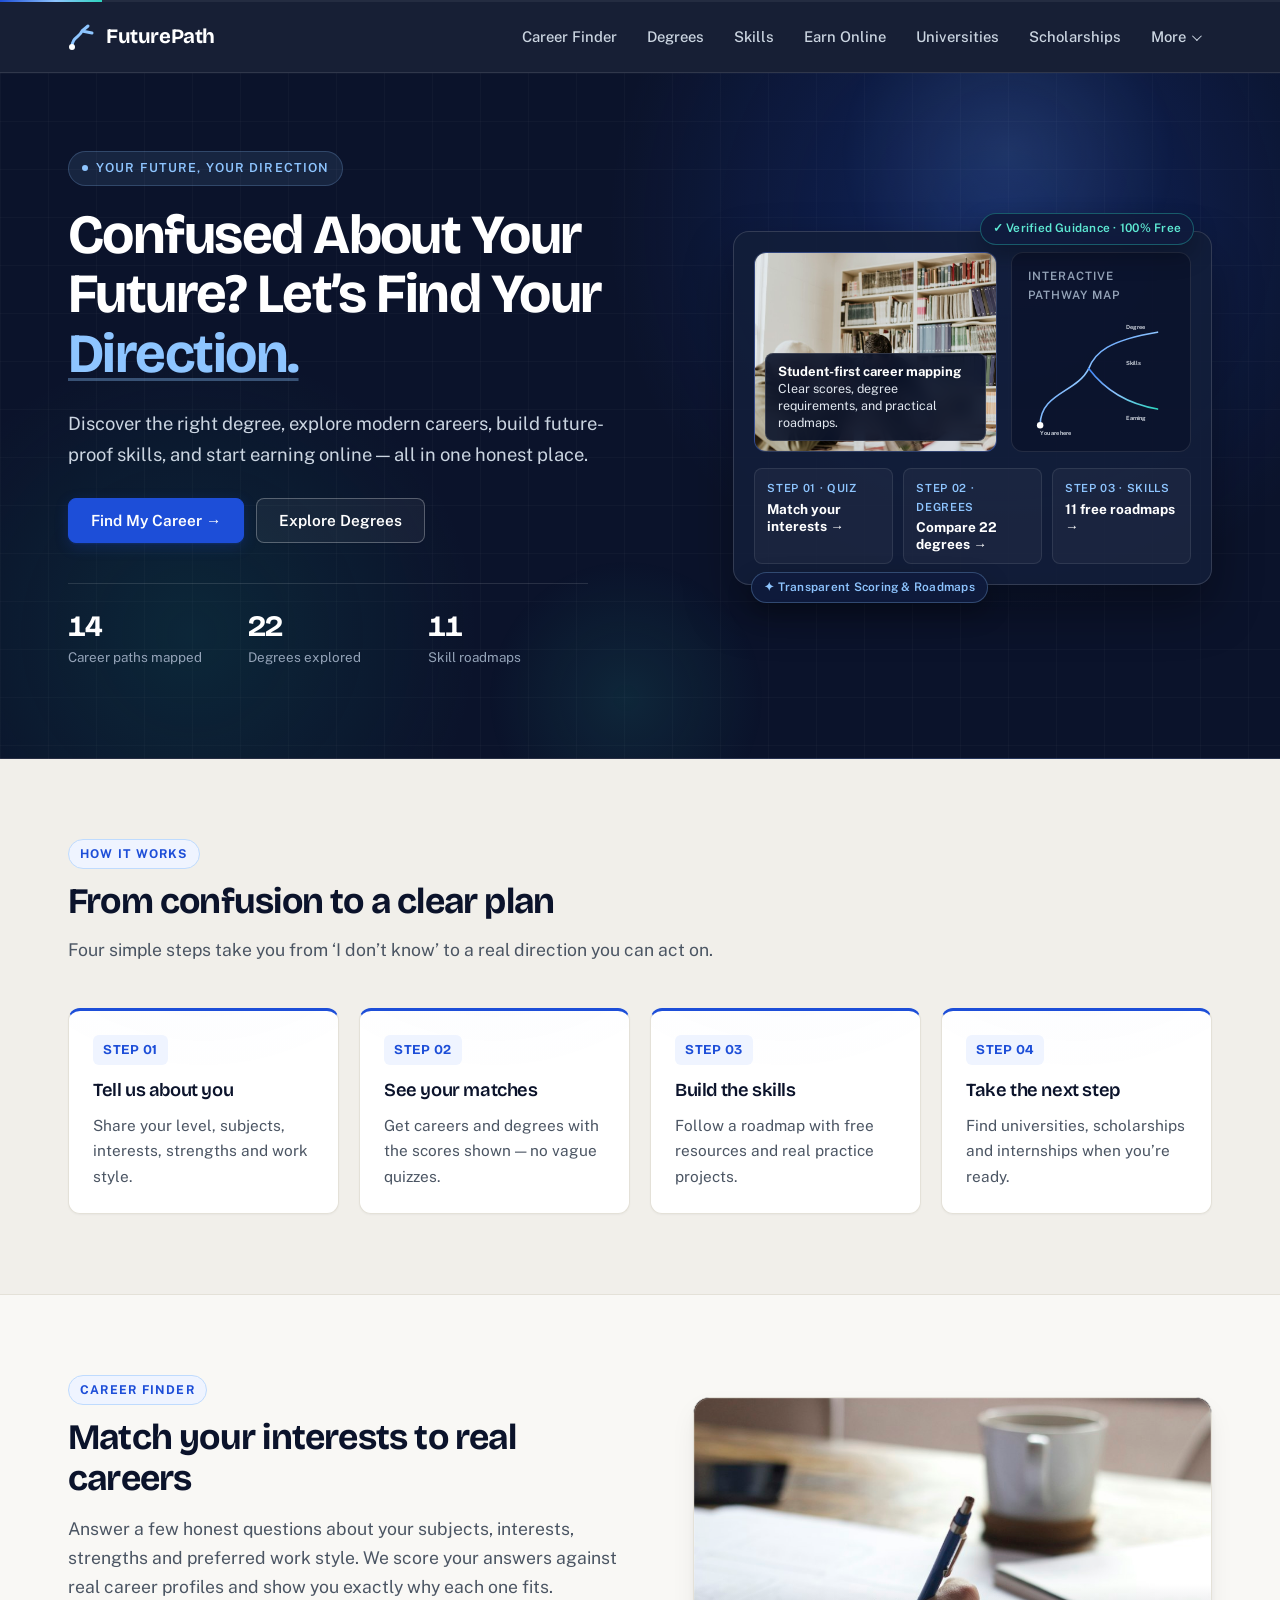
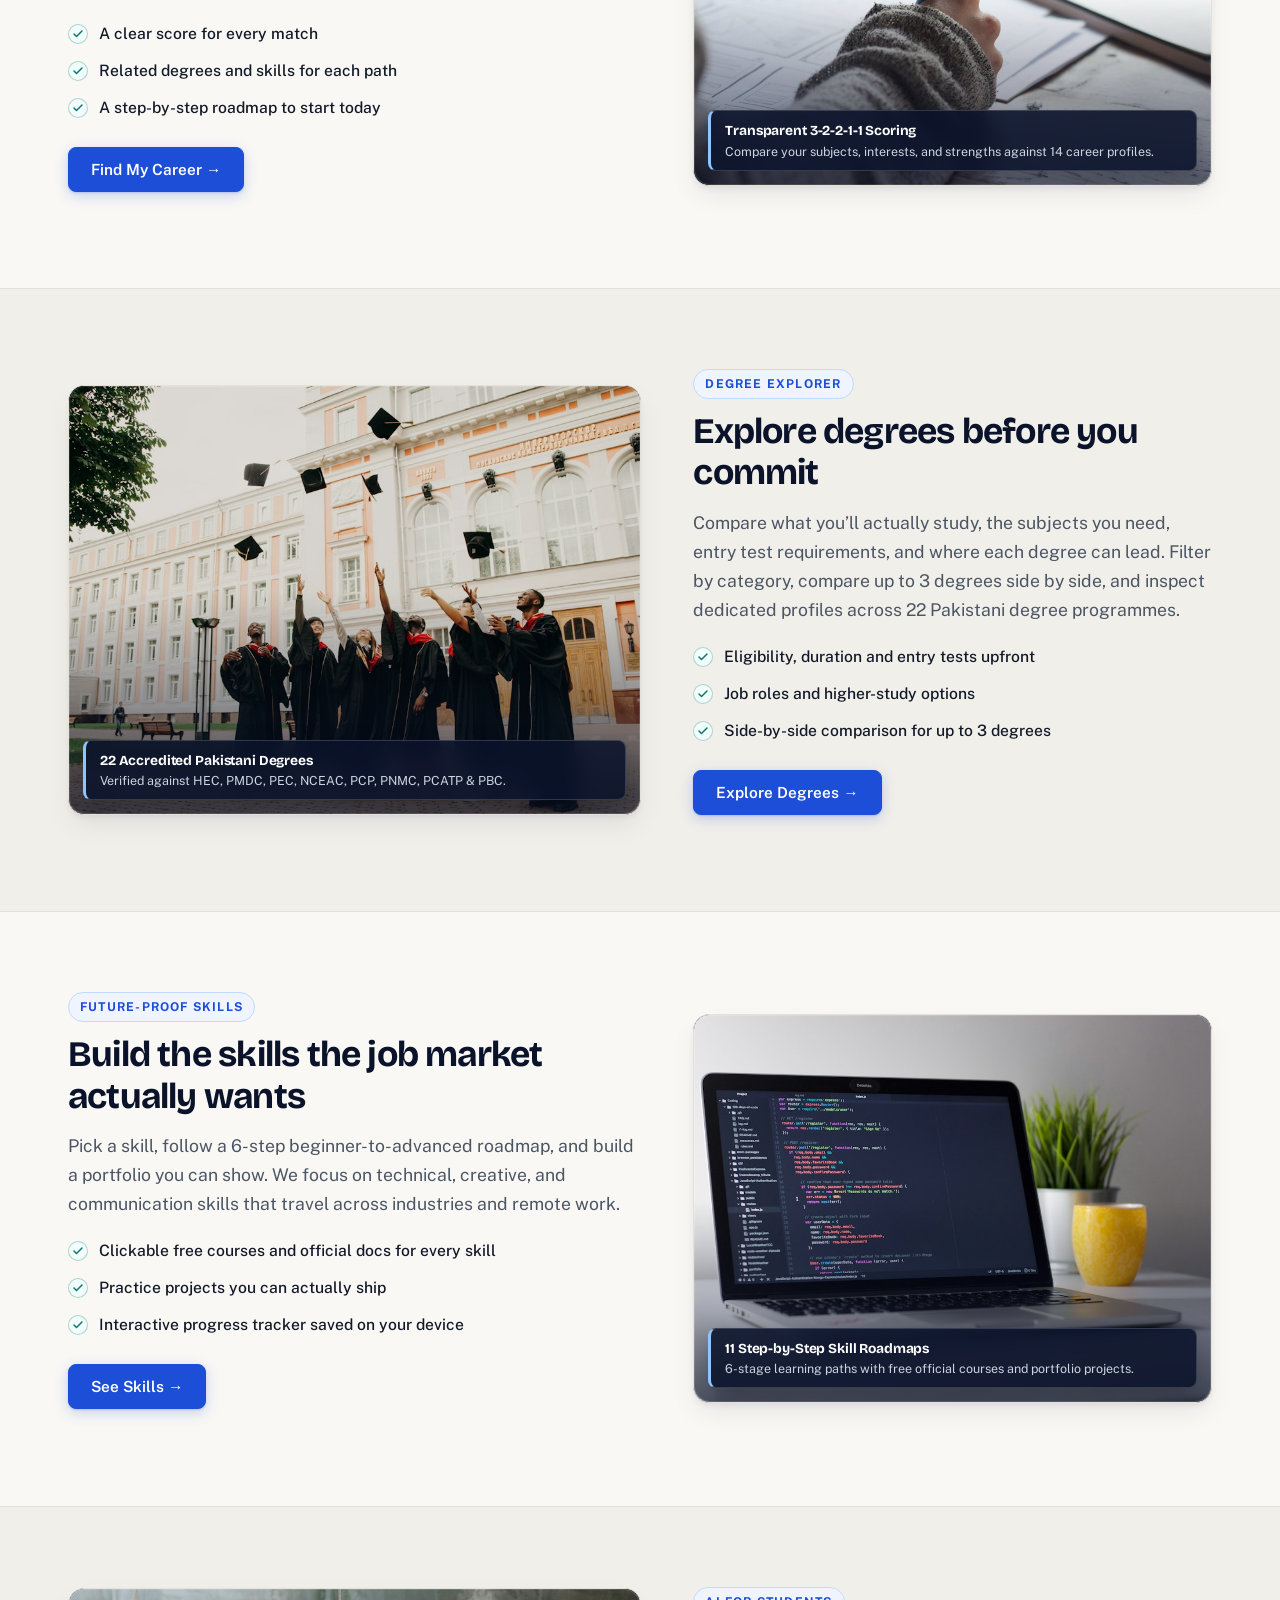
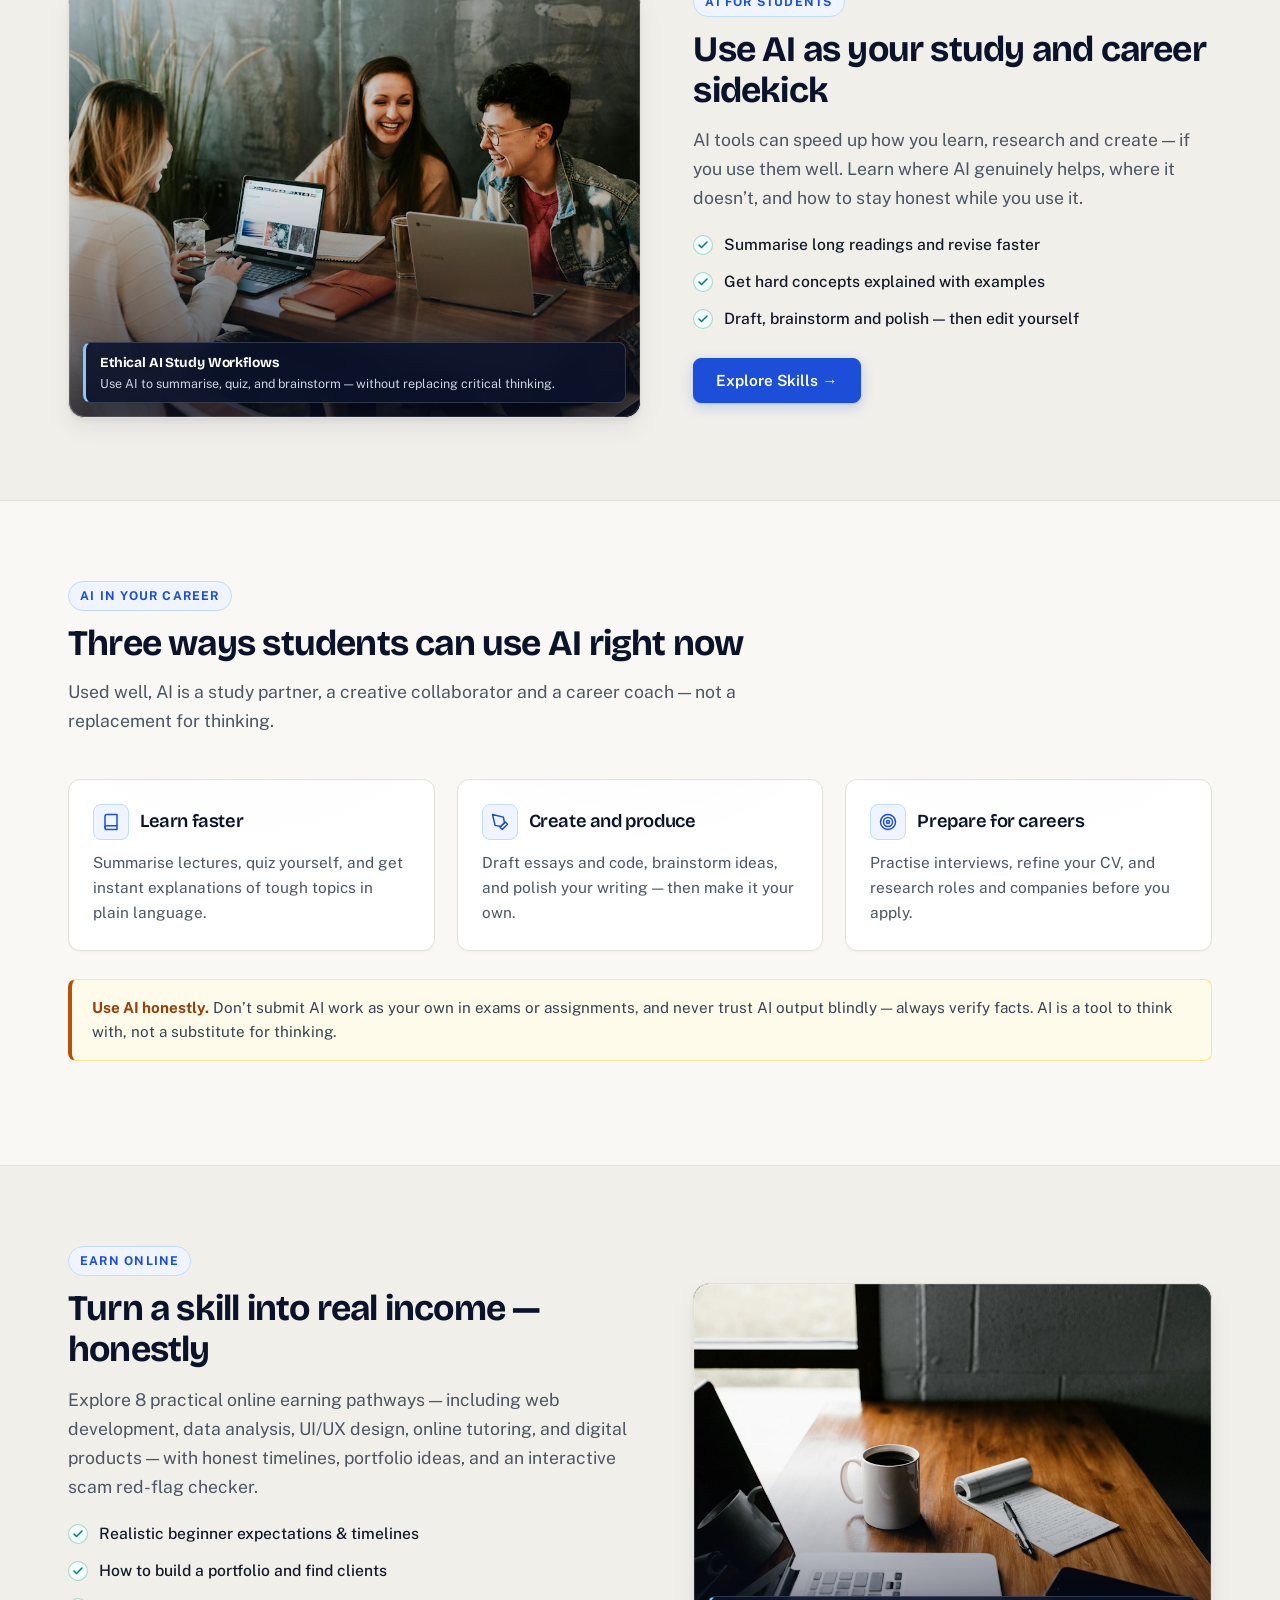
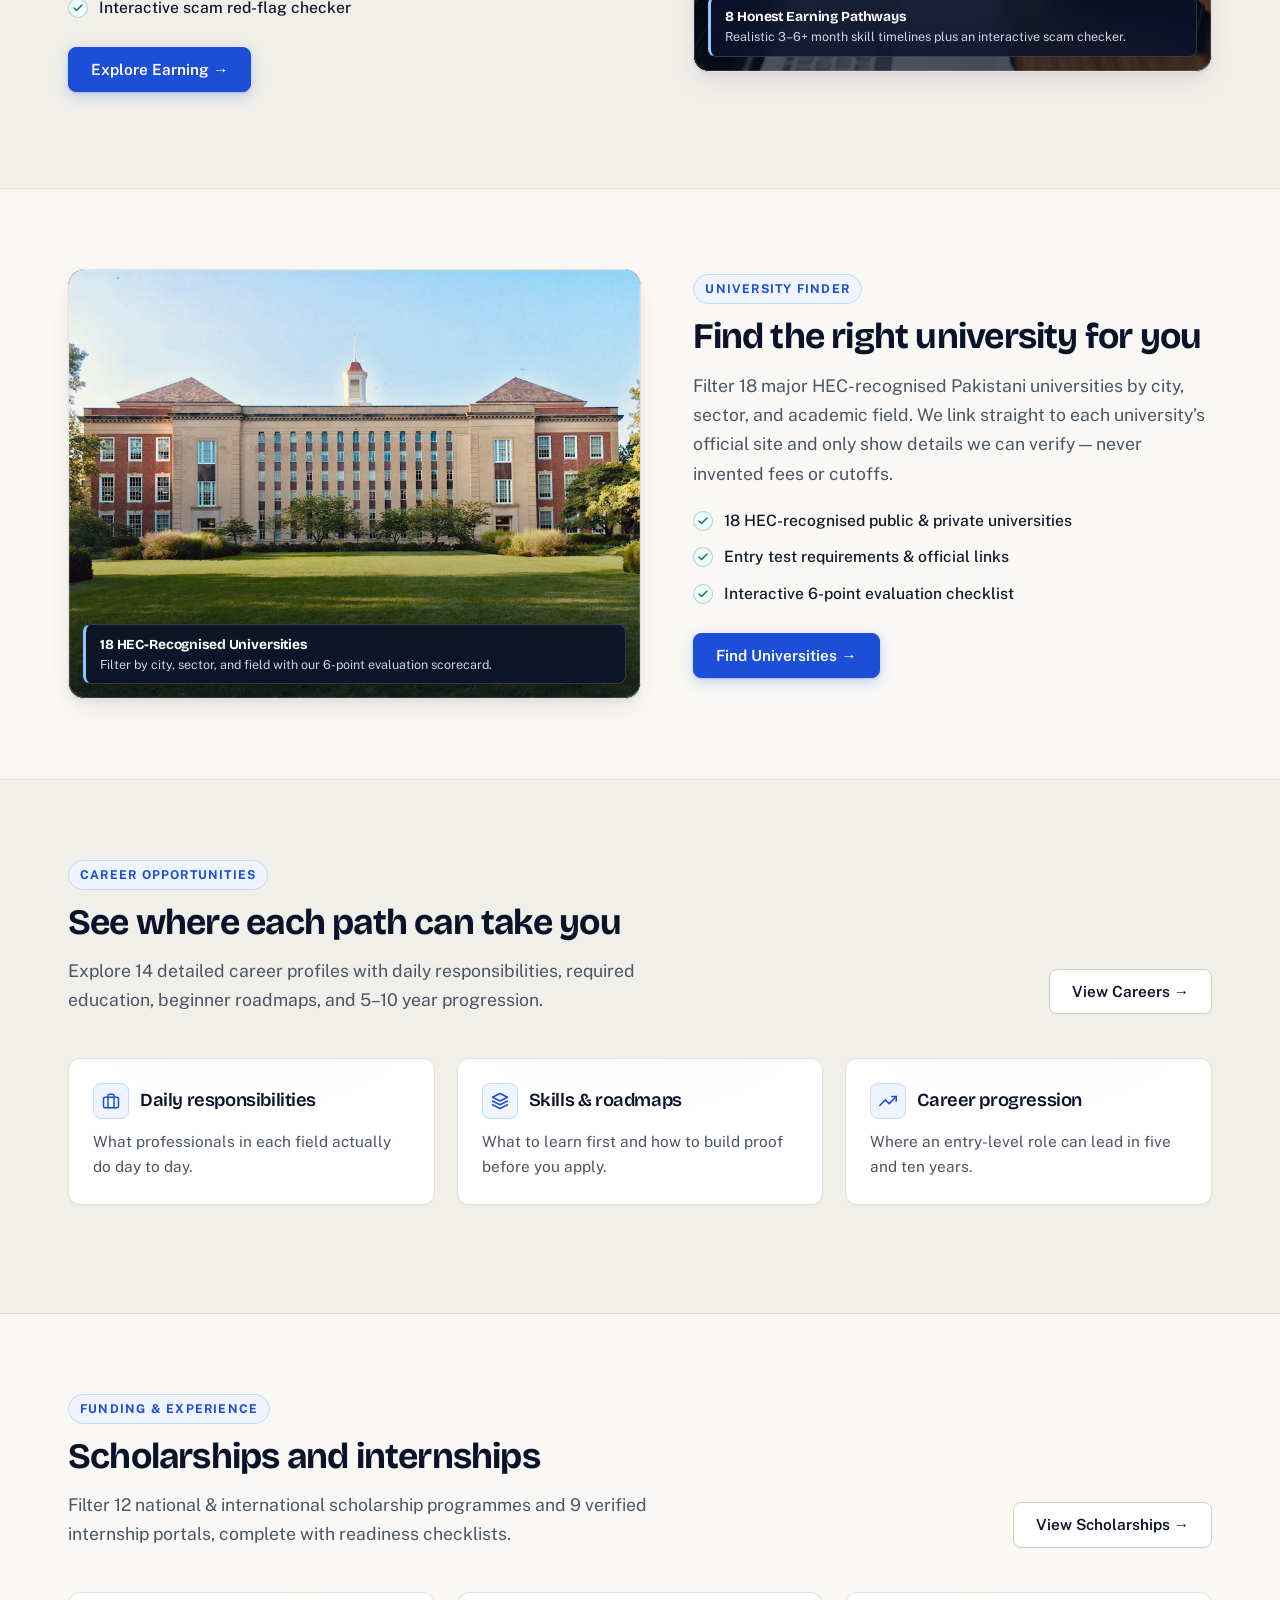
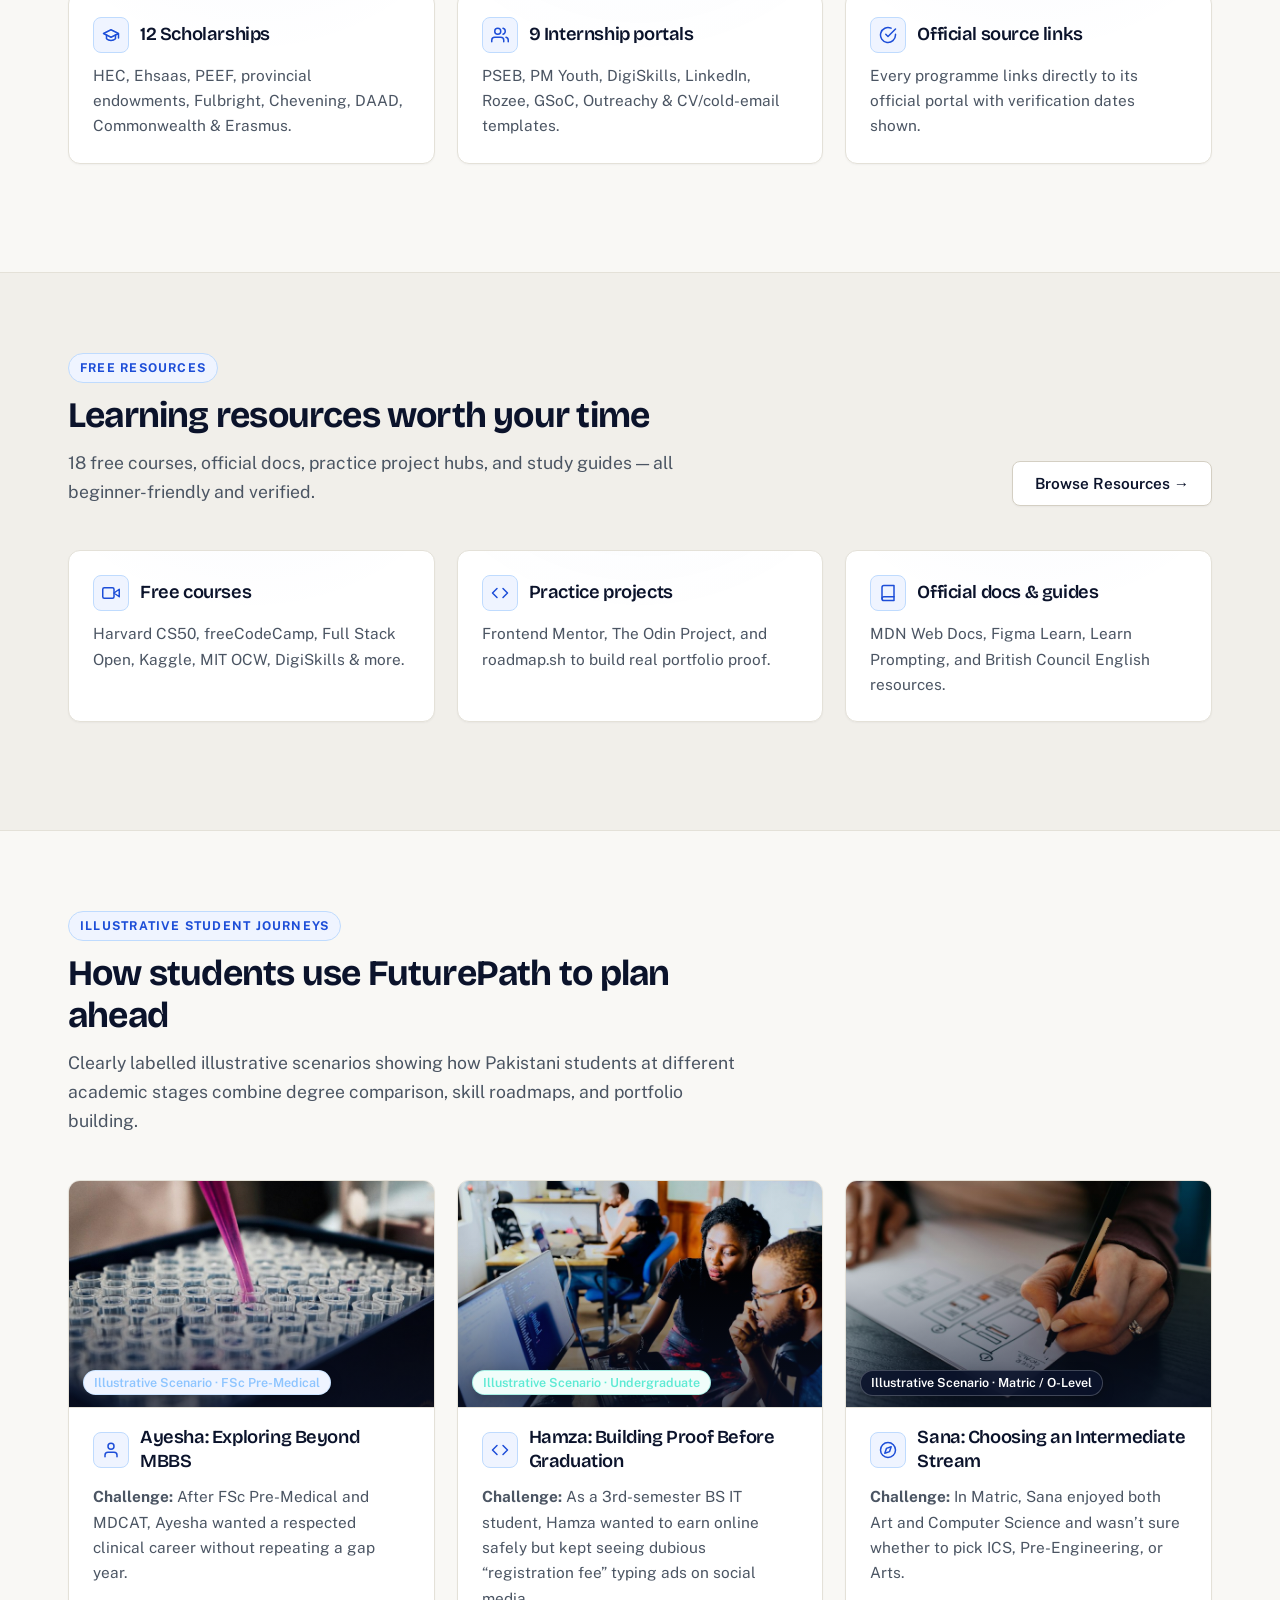
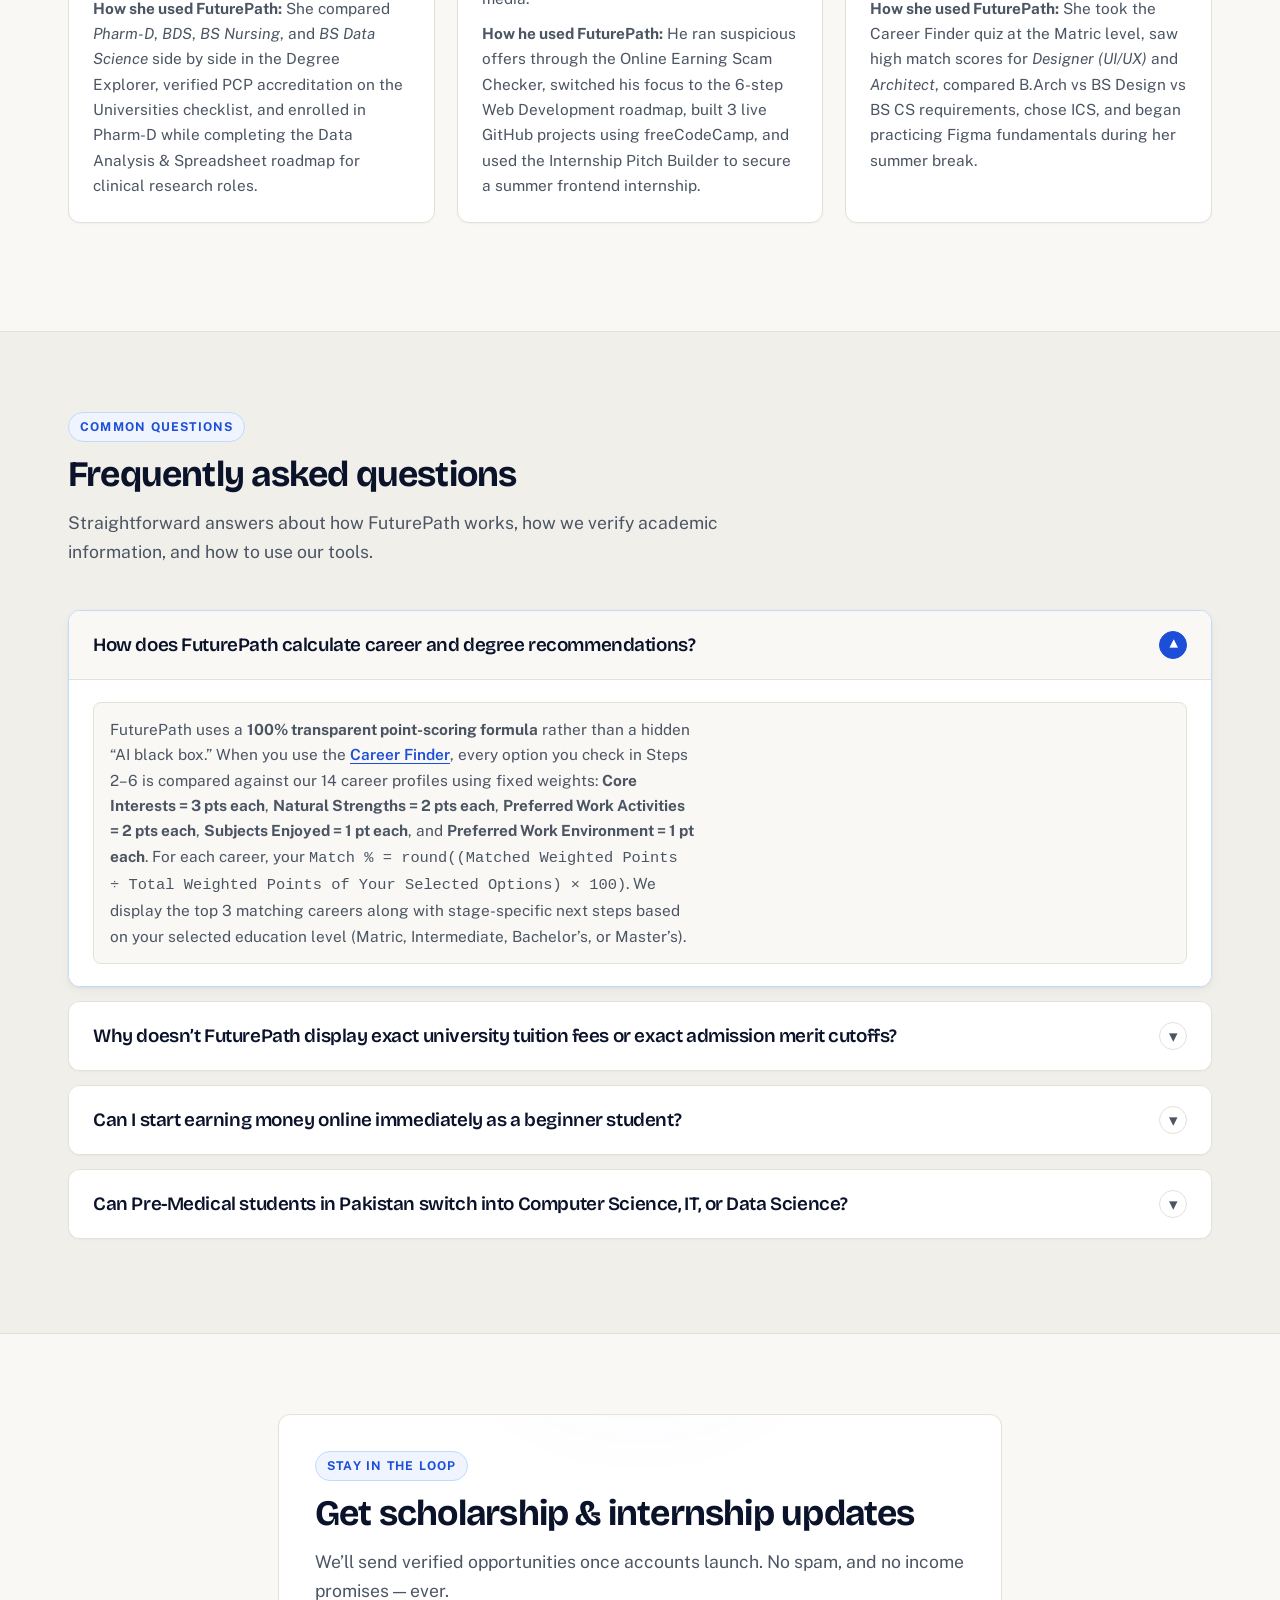
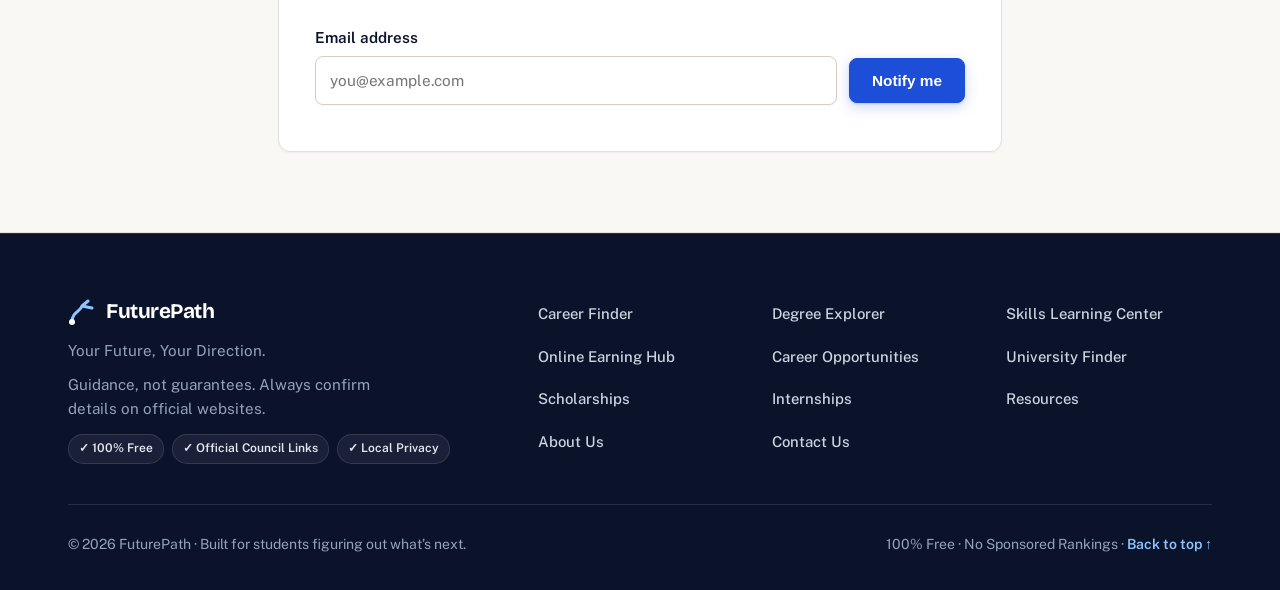
<file: index.html>
<!DOCTYPE html>
<html lang="en"><head><meta charset="utf-8"><meta name="viewport" content="width=device-width,initial-scale=1">
<title>FuturePath</title><meta name="description" content="Discover the right degree, explore careers, learn skills and find opportunities. Your Future, Your Direction.">
<meta property="og:title" content="FuturePath"><meta property="og:description" content="Discover the right degree, explore careers, learn skills and find opportunities. Your Future, Your Direction."><meta property="og:type" content="website">
<meta name="theme-color" content="#0B132B">
<link rel="preconnect" href="https://fonts.googleapis.com"><link rel="preconnect" href="https://fonts.gstatic.com" crossorigin>
<link href="https://fonts.googleapis.com/css2?family=Bricolage+Grotesque:wght@600;700&family=Public+Sans:wght@400;500;600;700&display=swap" rel="stylesheet">
<link rel="stylesheet" href="assets/css/styles.css">
<script>document.documentElement.classList.add('js');window.setTimeout(function(){var e=document.querySelectorAll('.reveal:not(.in)');for(var i=0;i<e.length;i++)e[i].classList.add('in')},2500)</script>
<noscript><style>.reveal{opacity:1!important;transform:none!important}</style></noscript></head><body>
<a class="skip" href="#main">Skip to content</a>
<header class="site-header"><div class="nav-accent" aria-hidden="true"></div><div class="wrap bar">
<a class="logo" href="index.html" aria-label="FuturePath home"><svg width="28" height="28" viewBox="0 0 28 28" aria-hidden="true"><path d="M4 24 C4 14 12 14 14 8 M14 8 L20 3 M14 8 L24 10" fill="none" stroke="#8EC5FF" stroke-width="3" stroke-linecap="round"/><circle cx="4" cy="24" r="3" fill="#fff"/></svg>FuturePath</a>
<button class="menu-btn" aria-expanded="false" aria-controls="nav">Menu</button>
<nav id="nav" aria-label="Main"><a href="career-finder.html">Career Finder</a><a href="degree-explorer.html">Degrees</a><a href="skills.html">Skills</a><a href="online-earning.html">Earn Online</a><a href="universities.html">Universities</a><a href="scholarships.html">Scholarships</a><details class="more"><summary>More</summary><div><a href="careers.html">Careers</a><a href="internships.html">Internships</a><a href="resources.html">Resources</a><a href="about.html">About</a><a href="contact.html">Contact</a></div></details></nav></div></header>
<main id="main"><section class="hero"><div class="wrap hero-grid"><div>
<span class="hero-eyebrow">Your future, your direction</span>
<h1>Confused About Your Future? Let&rsquo;s Find Your <span class="grad">Direction.</span></h1>
<p class="lead">Discover the right degree, explore modern careers, build future-proof skills, and start earning online &mdash; all in one honest place.</p>
<p class="actions"><a class="btn primary" href="career-finder.html">Find My Career &rarr;</a> <a class="btn ghost" href="degree-explorer.html">Explore Degrees</a></p>
<div class="hero-stats"><div class="hero-stat"><div class="num">14</div><div class="lab">Career paths mapped</div></div><div class="hero-stat"><div class="num">22</div><div class="lab">Degrees explored</div></div><div class="hero-stat"><div class="num">11</div><div class="lab">Skill roadmaps</div></div></div>
</div>
<div class="hero-visual">
  <div class="hero-showcase">
    <div class="hero-photo-row">
      <div class="hero-photo">
        <img src="assets/img/hero-students.jpg" alt="University students collaborating with laptops at a library study table" width="800" height="600" fetchpriority="high" decoding="async">
        <div class="hero-photo-caption"><strong>Student-first career mapping</strong>Clear scores, degree requirements, and practical roadmaps.</div>
      </div>
      <div class="hero-pathway-box">
        <div class="hero-pathway-label">Interactive Pathway Map</div>
        <svg class="fork" viewBox="0 0 360 300" role="img" aria-label="One starting point splitting into paths: Degree, Skills, Earning"><defs><linearGradient id="forkGrad" x1="0" y1="0" x2="1" y2="1"><stop offset="0" stop-color="#3B82F6"/><stop offset=".5" stop-color="#8EC5FF"/><stop offset="1" stop-color="#2DD4BF"/></linearGradient></defs><path class="p" d="M30 270 C30 190 120 190 150 130"/><path class="p" d="M150 130 C165 90 200 60 320 40"/><path class="p" d="M150 130 C190 130 240 130 320 130"/><path class="p" d="M150 130 C180 170 230 215 320 230"/><circle cx="30" cy="270" r="8" fill="#fff"/><g font-size="14" fill="#E2E8F0" font-family="inherit" font-weight="600"><text x="30" y="294" text-anchor="start">You are here</text><text x="242" y="32">Degree</text><text x="242" y="122">Skills</text><text x="242" y="256">Earning</text></g></svg>
      </div>
    </div>
    <div class="hero-sample-matches">
      <a class="hero-mini-card" href="career-finder.html"><span class="kicker">Step 01 &middot; Quiz</span><strong>Match your interests &rarr;</strong></a>
      <a class="hero-mini-card" href="degree-explorer.html"><span class="kicker">Step 02 &middot; Degrees</span><strong>Compare 22 degrees &rarr;</strong></a>
      <a class="hero-mini-card" href="skills.html"><span class="kicker">Step 03 &middot; Skills</span><strong>11 free roadmaps &rarr;</strong></a>
    </div>
  </div>
</div>
</div></section><section class="sec alt reveal"><div class="wrap"><div class="section-head"><span class="eyebrow">How it works</span><h2>From confusion to a clear plan</h2><p class="lead">Four simple steps take you from &lsquo;I don&rsquo;t know&rsquo; to a real direction you can act on.</p></div><div class="steps"><article class="card step"><div class="num"></div><h3>Tell us about you</h3><p>Share your level, subjects, interests, strengths and work style.</p></article><article class="card step"><div class="num"></div><h3>See your matches</h3><p>Get careers and degrees with the scores shown &mdash; no vague quizzes.</p></article><article class="card step"><div class="num"></div><h3>Build the skills</h3><p>Follow a roadmap with free resources and real practice projects.</p></article><article class="card step"><div class="num"></div><h3>Take the next step</h3><p>Find universities, scholarships and internships when you&rsquo;re ready.</p></article></div></div></section><section class="sec reveal"><div class="wrap"><div class="feature"><div class="feature-text"><span class="eyebrow">Career Finder</span><h2>Match your interests to real careers</h2><p class="lead">Answer a few honest questions about your subjects, interests, strengths and preferred work style. We score your answers against real career profiles and show you exactly why each one fits.</p><ul class="check"><li>A clear score for every match</li><li>Related degrees and skills for each path</li><li>A step-by-step roadmap to start today</li></ul><p><a class="btn primary" href="career-finder.html">Find My Career &rarr;</a></p></div><div class="feature-img"><img src="assets/img/career-planning.jpg" alt="Student writing career planning notes at a desk" width="800" height="600" loading="lazy" decoding="async"><div class="img-caption"><strong>Transparent 3-2-2-1-1 Scoring</strong><span>Compare your subjects, interests, and strengths against 14 career profiles.</span></div></div></div></div></section><section class="sec alt reveal"><div class="wrap"><div class="feature flip"><div class="feature-text"><span class="eyebrow">Degree Explorer</span><h2>Explore degrees before you commit</h2><p class="lead">Compare what you&rsquo;ll actually study, the subjects you need, entry test requirements, and where each degree can lead. Filter by category, compare up to 3 degrees side by side, and inspect dedicated profiles across 22 Pakistani degree programmes.</p><ul class="check"><li>Eligibility, duration and entry tests upfront</li><li>Job roles and higher-study options</li><li>Side-by-side comparison for up to 3 degrees</li></ul><p><a class="btn primary" href="degree-explorer.html">Explore Degrees &rarr;</a></p></div><div class="feature-img"><img src="assets/img/graduation-campus.jpg" alt="University graduates celebrating on campus with mortarboards" width="800" height="600" loading="lazy" decoding="async"><div class="img-caption"><strong>22 Accredited Pakistani Degrees</strong><span>Verified against HEC, PMDC, PEC, NCEAC, PCP, PNMC, PCATP &amp; PBC.</span></div></div></div></div></section><section class="sec reveal"><div class="wrap"><div class="feature"><div class="feature-text"><span class="eyebrow">Future-proof skills</span><h2>Build the skills the job market actually wants</h2><p class="lead">Pick a skill, follow a 6-step beginner-to-advanced roadmap, and build a portfolio you can show. We focus on technical, creative, and communication skills that travel across industries and remote work.</p><ul class="check"><li>Clickable free courses and official docs for every skill</li><li>Practice projects you can actually ship</li><li>Interactive progress tracker saved on your device</li></ul><p><a class="btn primary" href="skills.html">See Skills &rarr;</a></p></div><div class="feature-img"><img src="assets/img/coding-skills.jpg" alt="Developer writing code on a laptop at a clean desk" width="800" height="600" loading="lazy" decoding="async"><div class="img-caption"><strong>11 Step-by-Step Skill Roadmaps</strong><span>6-stage learning paths with free official courses and portfolio projects.</span></div></div></div></div></section><section class="sec alt reveal"><div class="wrap"><div class="feature flip"><div class="feature-text"><span class="eyebrow">AI for students</span><h2>Use AI as your study and career sidekick</h2><p class="lead">AI tools can speed up how you learn, research and create &mdash; if you use them well. Learn where AI genuinely helps, where it doesn&rsquo;t, and how to stay honest while you use it.</p><ul class="check"><li>Summarise long readings and revise faster</li><li>Get hard concepts explained with examples</li><li>Draft, brainstorm and polish &mdash; then edit yourself</li></ul><p><a class="btn primary" href="skills.html">Explore Skills &rarr;</a></p></div><div class="feature-img"><img src="assets/img/ai-study.jpg" alt="University students collaborating with laptops in a modern study space" width="800" height="600" loading="lazy" decoding="async"><div class="img-caption"><strong>Ethical AI Study Workflows</strong><span>Use AI to summarise, quiz, and brainstorm &mdash; without replacing critical thinking.</span></div></div></div></div></section><section class="sec reveal"><div class="wrap"><div class="section-head"><span class="eyebrow">AI in your career</span><h2>Three ways students can use AI right now</h2><p class="lead">Used well, AI is a study partner, a creative collaborator and a career coach &mdash; not a replacement for thinking.</p></div><div class="grid"><article class="card"><h3><span class="ic"><svg viewBox="0 0 24 24" stroke-linecap="round" stroke-linejoin="round"><path d="M4 19.5A2.5 2.5 0 0 1 6.5 17H20"/><path d="M6.5 2H20v20H6.5A2.5 2.5 0 0 1 4 19.5v-15A2.5 2.5 0 0 1 6.5 2z"/></svg></span>Learn faster</h3><p>Summarise lectures, quiz yourself, and get instant explanations of tough topics in plain language.</p></article><article class="card"><h3><span class="ic"><svg viewBox="0 0 24 24" stroke-linecap="round" stroke-linejoin="round"><path d="M12 19l7-7 3 3-7 7-3-3z"/><path d="M18 13l-1.5-7.5L2 2l3.5 14.5L13 18l5-5z"/></svg></span>Create and produce</h3><p>Draft essays and code, brainstorm ideas, and polish your writing &mdash; then make it your own.</p></article><article class="card"><h3><span class="ic"><svg viewBox="0 0 24 24" stroke-linecap="round" stroke-linejoin="round"><circle cx="12" cy="12" r="10"/><circle cx="12" cy="12" r="6"/><circle cx="12" cy="12" r="2"/></svg></span>Prepare for careers</h3><p>Practise interviews, refine your CV, and research roles and companies before you apply.</p></article></div><div class="note"><strong>Use AI honestly.</strong> Don&rsquo;t submit AI work as your own in exams or assignments, and never trust AI output blindly &mdash; always verify facts. AI is a tool to think with, not a substitute for thinking.</div></div></section><section class="sec alt reveal"><div class="wrap"><div class="feature"><div class="feature-text"><span class="eyebrow">Earn online</span><h2>Turn a skill into real income &mdash; honestly</h2><p class="lead">Explore 8 practical online earning pathways &mdash; including web development, data analysis, UI/UX design, online tutoring, and digital products &mdash; with honest timelines, portfolio ideas, and an interactive scam red-flag checker.</p><ul class="check"><li>Realistic beginner expectations &amp; timelines</li><li>How to build a portfolio and find clients</li><li>Interactive scam red-flag checker</li></ul><p><a class="btn primary" href="online-earning.html">Explore Earning &rarr;</a></p></div><div class="feature-img"><img src="assets/img/freelance-work.jpg" alt="Freelancer working on a laptop with a notebook and coffee" width="800" height="600" loading="lazy" decoding="async"><div class="img-caption"><strong>8 Honest Earning Pathways</strong><span>Realistic 3&ndash;6+ month skill timelines plus an interactive scam checker.</span></div></div></div></div></section><section class="sec reveal"><div class="wrap"><div class="feature flip"><div class="feature-text"><span class="eyebrow">University Finder</span><h2>Find the right university for you</h2><p class="lead">Filter 18 major HEC-recognised Pakistani universities by city, sector, and academic field. We link straight to each university&rsquo;s official site and only show details we can verify &mdash; never invented fees or cutoffs.</p><ul class="check"><li>18 HEC-recognised public &amp; private universities</li><li>Entry test requirements &amp; official links</li><li>Interactive 6-point evaluation checklist</li></ul><p><a class="btn primary" href="universities.html">Find Universities &rarr;</a></p></div><div class="feature-img"><img src="assets/img/university-campus.jpg" alt="Architectural university campus building and green lawn" width="800" height="600" loading="lazy" decoding="async"><div class="img-caption"><strong>18 HEC-Recognised Universities</strong><span>Filter by city, sector, and field with our 6-point evaluation scorecard.</span></div></div></div></div></section><section class="sec alt reveal"><div class="wrap"><div class="section-head split"><div><span class="eyebrow">Career opportunities</span><h2>See where each path can take you</h2><p class="lead">Explore 14 detailed career profiles with daily responsibilities, required education, beginner roadmaps, and 5&ndash;10 year progression.</p></div><a class="btn" href="careers.html">View Careers &rarr;</a></div><div class="grid"><article class="card"><h3><span class="ic"><svg viewBox="0 0 24 24" stroke-linecap="round" stroke-linejoin="round"><rect x="2" y="7" width="20" height="14" rx="2" ry="2"/><path d="M16 21V5a2 2 0 0 0-2-2h-4a2 2 0 0 0-2 2v16"/></svg></span>Daily responsibilities</h3><p>What professionals in each field actually do day to day.</p></article><article class="card"><h3><span class="ic"><svg viewBox="0 0 24 24" stroke-linecap="round" stroke-linejoin="round"><polygon points="12 2 2 7 12 12 22 7 12 2"/><polyline points="2 17 12 22 22 17"/><polyline points="2 12 12 17 22 12"/></svg></span>Skills &amp; roadmaps</h3><p>What to learn first and how to build proof before you apply.</p></article><article class="card"><h3><span class="ic"><svg viewBox="0 0 24 24" stroke-linecap="round" stroke-linejoin="round"><polyline points="23 6 13.5 15.5 8.5 10.5 1 18"/><polyline points="17 6 23 6 23 12"/></svg></span>Career progression</h3><p>Where an entry-level role can lead in five and ten years.</p></article></div></div></section><section class="sec reveal"><div class="wrap"><div class="section-head split"><div><span class="eyebrow">Funding &amp; experience</span><h2>Scholarships and internships</h2><p class="lead">Filter 12 national &amp; international scholarship programmes and 9 verified internship portals, complete with readiness checklists.</p></div><a class="btn" href="scholarships.html">View Scholarships &rarr;</a></div><div class="grid"><article class="card"><h3><span class="ic"><svg viewBox="0 0 24 24" stroke-linecap="round" stroke-linejoin="round"><path d="M22 10v6M2 10l10-5 10 5-10 5z"/><path d="M6 12v5c3 3 9 3 12 0v-5"/></svg></span>12 Scholarships</h3><p>HEC, Ehsaas, PEEF, provincial endowments, Fulbright, Chevening, DAAD, Commonwealth &amp; Erasmus.</p></article><article class="card"><h3><span class="ic"><svg viewBox="0 0 24 24" stroke-linecap="round" stroke-linejoin="round"><path d="M17 21v-2a4 4 0 0 0-4-4H5a4 4 0 0 0-4 4v2"/><circle cx="9" cy="7" r="4"/><path d="M23 21v-2a4 4 0 0 0-3-3.87"/><path d="M16 3.13a4 4 0 0 1 0 7.75"/></svg></span>9 Internship portals</h3><p>PSEB, PM Youth, DigiSkills, LinkedIn, Rozee, GSoC, Outreachy &amp; CV/cold-email templates.</p></article><article class="card"><h3><span class="ic"><svg viewBox="0 0 24 24" stroke-linecap="round" stroke-linejoin="round"><path d="M22 11.08V12a10 10 0 1 1-5.93-9.14"/><polyline points="22 4 12 14.01 9 11.01"/></svg></span>Official source links</h3><p>Every programme links directly to its official portal with verification dates shown.</p></article></div></div></section><section class="sec alt reveal"><div class="wrap"><div class="section-head split"><div><span class="eyebrow">Free resources</span><h2>Learning resources worth your time</h2><p class="lead">18 free courses, official docs, practice project hubs, and study guides &mdash; all beginner-friendly and verified.</p></div><a class="btn" href="resources.html">Browse Resources &rarr;</a></div><div class="grid"><article class="card"><h3><span class="ic"><svg viewBox="0 0 24 24" stroke-linecap="round" stroke-linejoin="round"><polygon points="23 7 16 12 23 17 23 7"/><rect x="1" y="5" width="15" height="14" rx="2" ry="2"/></svg></span>Free courses</h3><p>Harvard CS50, freeCodeCamp, Full Stack Open, Kaggle, MIT OCW, DigiSkills &amp; more.</p></article><article class="card"><h3><span class="ic"><svg viewBox="0 0 24 24" stroke-linecap="round" stroke-linejoin="round"><polyline points="16 18 22 12 16 6"/><polyline points="8 6 2 12 8 18"/></svg></span>Practice projects</h3><p>Frontend Mentor, The Odin Project, and roadmap.sh to build real portfolio proof.</p></article><article class="card"><h3><span class="ic"><svg viewBox="0 0 24 24" stroke-linecap="round" stroke-linejoin="round"><path d="M4 19.5A2.5 2.5 0 0 1 6.5 17H20"/><path d="M6.5 2H20v20H6.5A2.5 2.5 0 0 1 4 19.5v-15A2.5 2.5 0 0 1 6.5 2z"/></svg></span>Official docs &amp; guides</h3><p>MDN Web Docs, Figma Learn, Learn Prompting, and British Council English resources.</p></article></div></div></section><section class="sec reveal"><div class="wrap"><div class="section-head"><span class="eyebrow">Illustrative student journeys</span><h2>How students use FuturePath to plan ahead</h2><p class="lead">Clearly labelled illustrative scenarios showing how Pakistani students at different academic stages combine degree comparison, skill roadmaps, and portfolio building.</p></div><div class="grid"><article class="card journey-card"><div class="journey-media"><img src="assets/img/journey-medical.jpg" alt="Clinical and pharmacy laboratory research equipment" width="600" height="360" loading="lazy" decoding="async"><span class="tag brand">Illustrative Scenario &middot; FSc Pre-Medical</span></div><h3><span class="ic"><svg viewBox="0 0 24 24" stroke-linecap="round" stroke-linejoin="round"><path d="M20 21v-2a4 4 0 0 0-4-4H8a4 4 0 0 0-4 4v2"/><circle cx="12" cy="7" r="4"/></svg></span>Ayesha: Exploring Beyond MBBS</h3><p><strong>Challenge:</strong> After FSc Pre-Medical and MDCAT, Ayesha wanted a respected clinical career without repeating a gap year.</p><p><strong>How she used FuturePath:</strong> She compared <em>Pharm-D</em>, <em>BDS</em>, <em>BS Nursing</em>, and <em>BS Data Science</em> side by side in the Degree Explorer, verified PCP accreditation on the Universities checklist, and enrolled in Pharm-D while completing the Data Analysis &amp; Spreadsheet roadmap for clinical research roles.</p></article><article class="card journey-card"><div class="journey-media"><img src="assets/img/journey-tech.jpg" alt="University students reviewing code and building a web project on laptops" width="600" height="360" loading="lazy" decoding="async"><span class="tag teal">Illustrative Scenario &middot; Undergraduate</span></div><h3><span class="ic"><svg viewBox="0 0 24 24" stroke-linecap="round" stroke-linejoin="round"><polyline points="16 18 22 12 16 6"/><polyline points="8 6 2 12 8 18"/></svg></span>Hamza: Building Proof Before Graduation</h3><p><strong>Challenge:</strong> As a 3rd-semester BS IT student, Hamza wanted to earn online safely but kept seeing dubious &ldquo;registration fee&rdquo; typing ads on social media.</p><p><strong>How he used FuturePath:</strong> He ran suspicious offers through the Online Earning Scam Checker, switched his focus to the 6-step Web Development roadmap, built 3 live GitHub projects using freeCodeCamp, and used the Internship Pitch Builder to secure a summer frontend internship.</p></article><article class="card journey-card"><div class="journey-media"><img src="assets/img/journey-design.jpg" alt="Student sketching UI wireframes and layout concepts on paper" width="600" height="360" loading="lazy" decoding="async"><span class="tag">Illustrative Scenario &middot; Matric / O-Level</span></div><h3><span class="ic"><svg viewBox="0 0 24 24" stroke-linecap="round" stroke-linejoin="round"><circle cx="12" cy="12" r="10"/><polygon points="16.24 7.76 14.12 14.12 7.76 16.24 9.88 9.88 16.24 7.76"/></svg></span>Sana: Choosing an Intermediate Stream</h3><p><strong>Challenge:</strong> In Matric, Sana enjoyed both Art and Computer Science and wasn&rsquo;t sure whether to pick ICS, Pre-Engineering, or Arts.</p><p><strong>How she used FuturePath:</strong> She took the Career Finder quiz at the Matric level, saw high match scores for <em>Designer (UI/UX)</em> and <em>Architect</em>, compared B.Arch vs BS Design vs BS CS requirements, chose ICS, and began practicing Figma fundamentals during her summer break.</p></article></div></div></section><section class="sec alt reveal"><div class="wrap"><div class="section-head"><span class="eyebrow">Common questions</span><h2>Frequently asked questions</h2><p class="lead">Straightforward answers about how FuturePath works, how we verify academic information, and how to use our tools.</p></div>
<details class="card acc" open><summary><h3>How does FuturePath calculate career and degree recommendations?</h3><span class="acc-chevron" aria-hidden="true">&#9662;</span></summary><div class="acc-body"><div class="acc-field" style="grid-column:1 / -1"><p>FuturePath uses a <strong>100% transparent point-scoring formula</strong> rather than a hidden &ldquo;AI black box.&rdquo; When you use the <a href="career-finder.html">Career Finder</a>, every option you check in Steps 2&ndash;6 is compared against our 14 career profiles using fixed weights: <strong>Core Interests = 3 pts each</strong>, <strong>Natural Strengths = 2 pts each</strong>, <strong>Preferred Work Activities = 2 pts each</strong>, <strong>Subjects Enjoyed = 1 pt each</strong>, and <strong>Preferred Work Environment = 1 pt each</strong>. For each career, your <code>Match % = round((Matched Weighted Points &divide; Total Weighted Points of Your Selected Options) &times; 100)</code>. We display the top 3 matching careers along with stage-specific next steps based on your selected education level (Matric, Intermediate, Bachelor&rsquo;s, or Master&rsquo;s).</p></div></div></details>
<details class="card acc"><summary><h3>Why doesn&rsquo;t FuturePath display exact university tuition fees or exact admission merit cutoffs?</h3><span class="acc-chevron" aria-hidden="true">&#9662;</span></summary><div class="acc-body"><div class="acc-field" style="grid-column:1 / -1"><p>Pakistani universities update their per-credit-hour tuition fees, hostel charges, and admission merit cutoffs every single intake cycle. Websites that publish static fee tables quickly become outdated and mislead families. Instead of guessing or inventing numbers, we list verified structural facts (sector, city, accreditation councils, known programmes, and required entry tests such as MDCAT, ECAT, NET, NAT, or LAT) and link you straight to each university&rsquo;s official portal alongside our 6-point cost evaluation checklist.</p></div></div></details>
<details class="card acc"><summary><h3>Can I start earning money online immediately as a beginner student?</h3><span class="acc-chevron" aria-hidden="true">&#9662;</span></summary><div class="acc-body"><div class="acc-field" style="grid-column:1 / -1"><p><strong>No legitimate online path guarantees immediate income.</strong> All timelines on FuturePath are illustrative estimates: real skill-based earning &mdash; whether freelance web development, data analysis, UI/UX design, video editing, or online tutoring &mdash; typically requires an estimated <strong>3 to 6+ months of dedicated skill building</strong> and 3 to 5 completed portfolio projects before you win your first paying client. Anyone asking you to pay a registration fee, security deposit, or ID card fee for &ldquo;guaranteed daily typing/clicking income&rdquo; is running a scam.</p></div></div></details>
<details class="card acc"><summary><h3>Can Pre-Medical students in Pakistan switch into Computer Science, IT, or Data Science?</h3><span class="acc-chevron" aria-hidden="true">&#9662;</span></summary><div class="acc-body"><div class="acc-field" style="grid-column:1 / -1"><p>Yes, at most universities. Under official <a href="https://nceac.org.pk" target="_blank" rel="noopener">HEC &amp; NCEAC policy</a>, FSc Pre-Medical students with at least <strong>50% marks</strong> can take direct admission into BS Computer Science, BS Software Engineering, BS Artificial Intelligence, BS Data Science, BS IT, and BS Cybersecurity, and must pass <strong>two deficiency Mathematics courses totaling 6 credit hours within their first year (first two semesters)</strong>. <em>Important exception:</em> some individual universities (such as <a href="https://nu.edu.pk" target="_blank" rel="noopener">FAST-NUCES</a>) require Pre-Medical applicants to have passed or registered for board-level <strong>Additional Mathematics</strong> prior to admission. Always verify the exact rule on your target university&rsquo;s admission portal.</p></div></div></details>
</div></section><section class="sec reveal"><div class="wrap narrow"><div class="card" style="padding:36px"><span class="eyebrow" style="width:fit-content">Stay in the loop</span><h2>Get scholarship &amp; internship updates</h2><p class="lead" style="margin-bottom:20px">We&rsquo;ll send verified opportunities once accounts launch. No spam, and no income promises &mdash; ever.</p>
<form id="news" novalidate><label for="em">Email address</label><div class="row"><input id="em" type="email" required placeholder="you@example.com"><button class="btn primary" type="submit">Notify me</button></div><p id="msg" role="status" class="small" style="margin-top:10px"></p></form></div></div></section></main>
<footer class="site-footer"><div class="wrap"><div class="footer-top"><div class="brand-col"><strong class="logo-text"><svg width="28" height="28" viewBox="0 0 28 28" aria-hidden="true"><path d="M4 24 C4 14 12 14 14 8 M14 8 L20 3 M14 8 L24 10" fill="none" stroke="#8EC5FF" stroke-width="3" stroke-linecap="round"/><circle cx="4" cy="24" r="3" fill="#fff"/></svg>FuturePath</strong><p>Your Future, Your Direction.</p><p class="small">Guidance, not guarantees. Always confirm details on official websites.</p><div class="footer-badges"><span class="footer-pill">&#10003; 100% Free</span><span class="footer-pill">&#10003; Official Council Links</span><span class="footer-pill">&#10003; Local Privacy</span></div></div><nav aria-label="Footer"><a href="career-finder.html">Career Finder</a><a href="degree-explorer.html">Degree Explorer</a><a href="skills.html">Skills Learning Center</a><a href="online-earning.html">Online Earning Hub</a><a href="careers.html">Career Opportunities</a><a href="universities.html">University Finder</a><a href="scholarships.html">Scholarships</a><a href="internships.html">Internships</a><a href="resources.html">Resources</a><a href="about.html">About Us</a><a href="contact.html">Contact Us</a></nav></div><p class="footer-bottom"><span>&copy; 2026 FuturePath &middot; Built for students figuring out what&rsquo;s next.</span><span>100% Free &middot; No Sponsored Rankings &middot; <a href="#main" class="back-top">Back to top &uarr;</a></span></p></div></footer>
<script src="assets/js/main.js"></script><script src="assets/js/data.js"></script><script src="assets/js/app.js"></script></body></html>
</file>
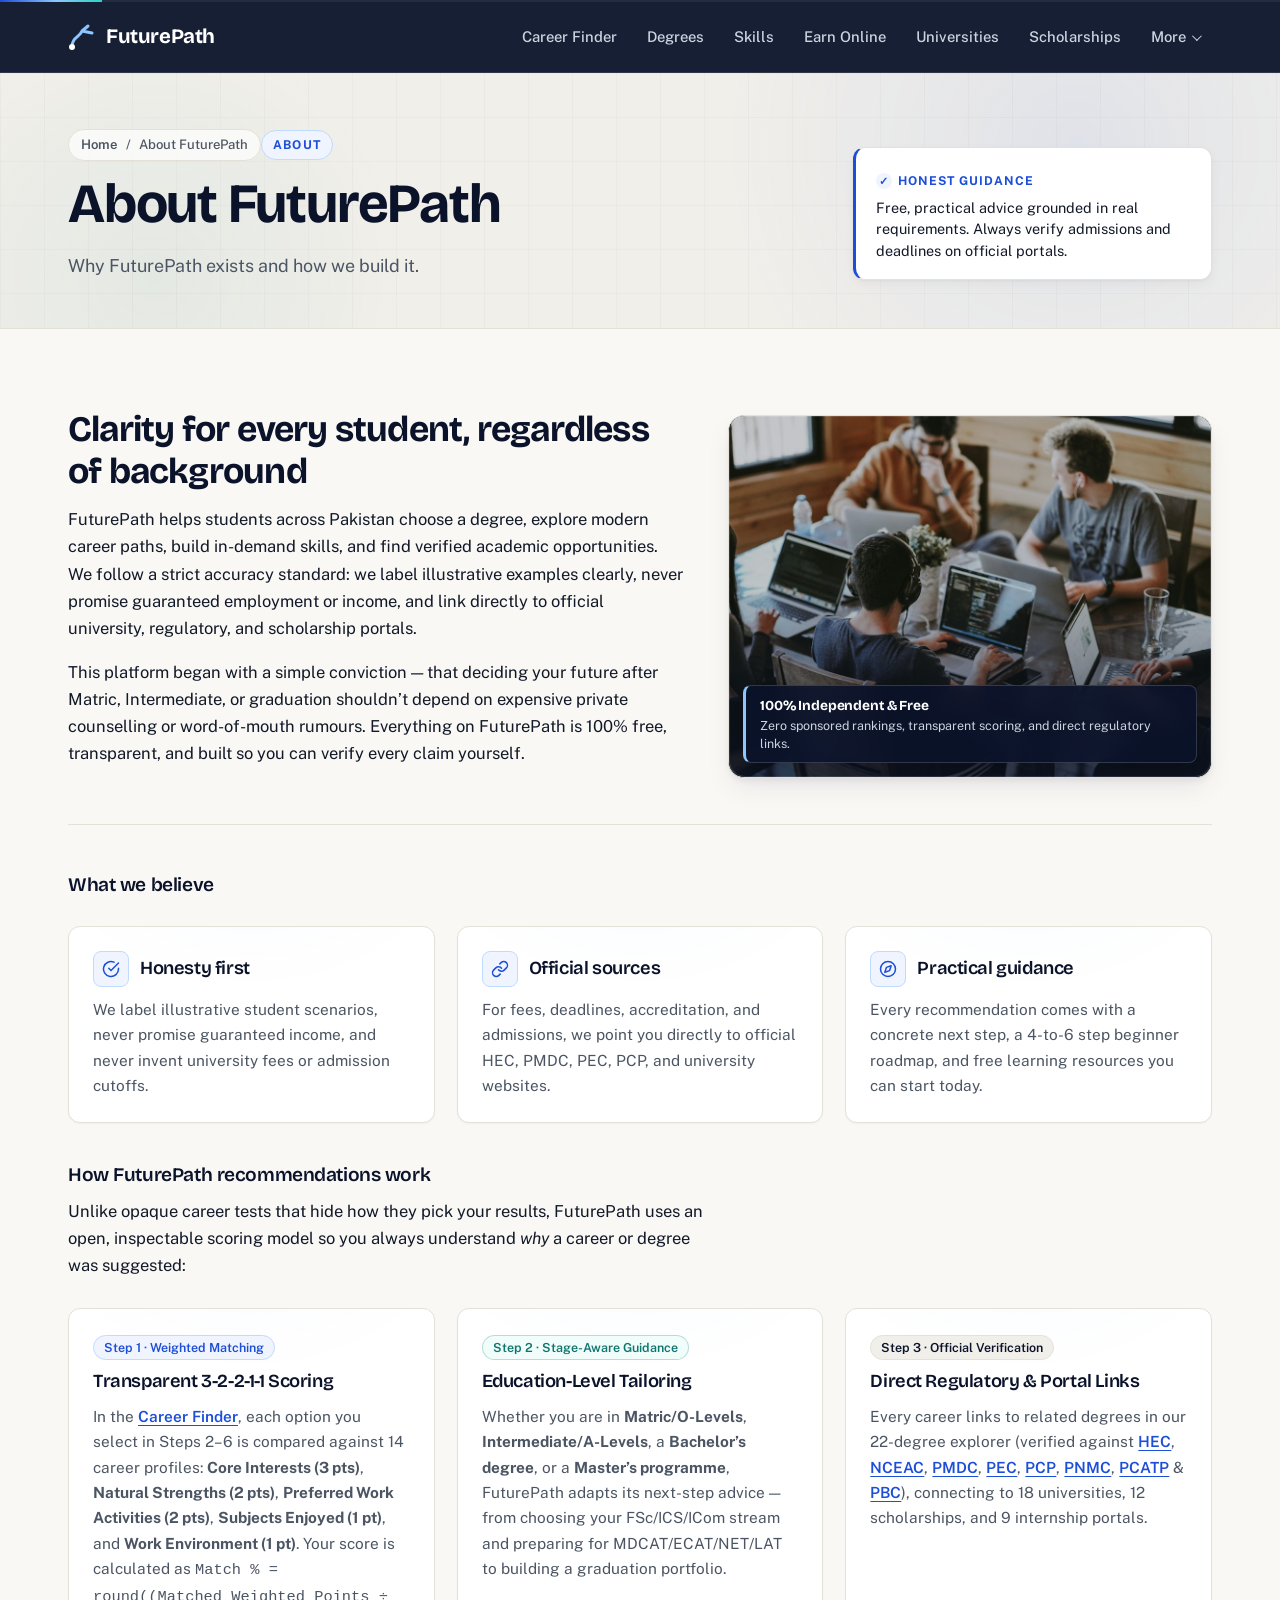
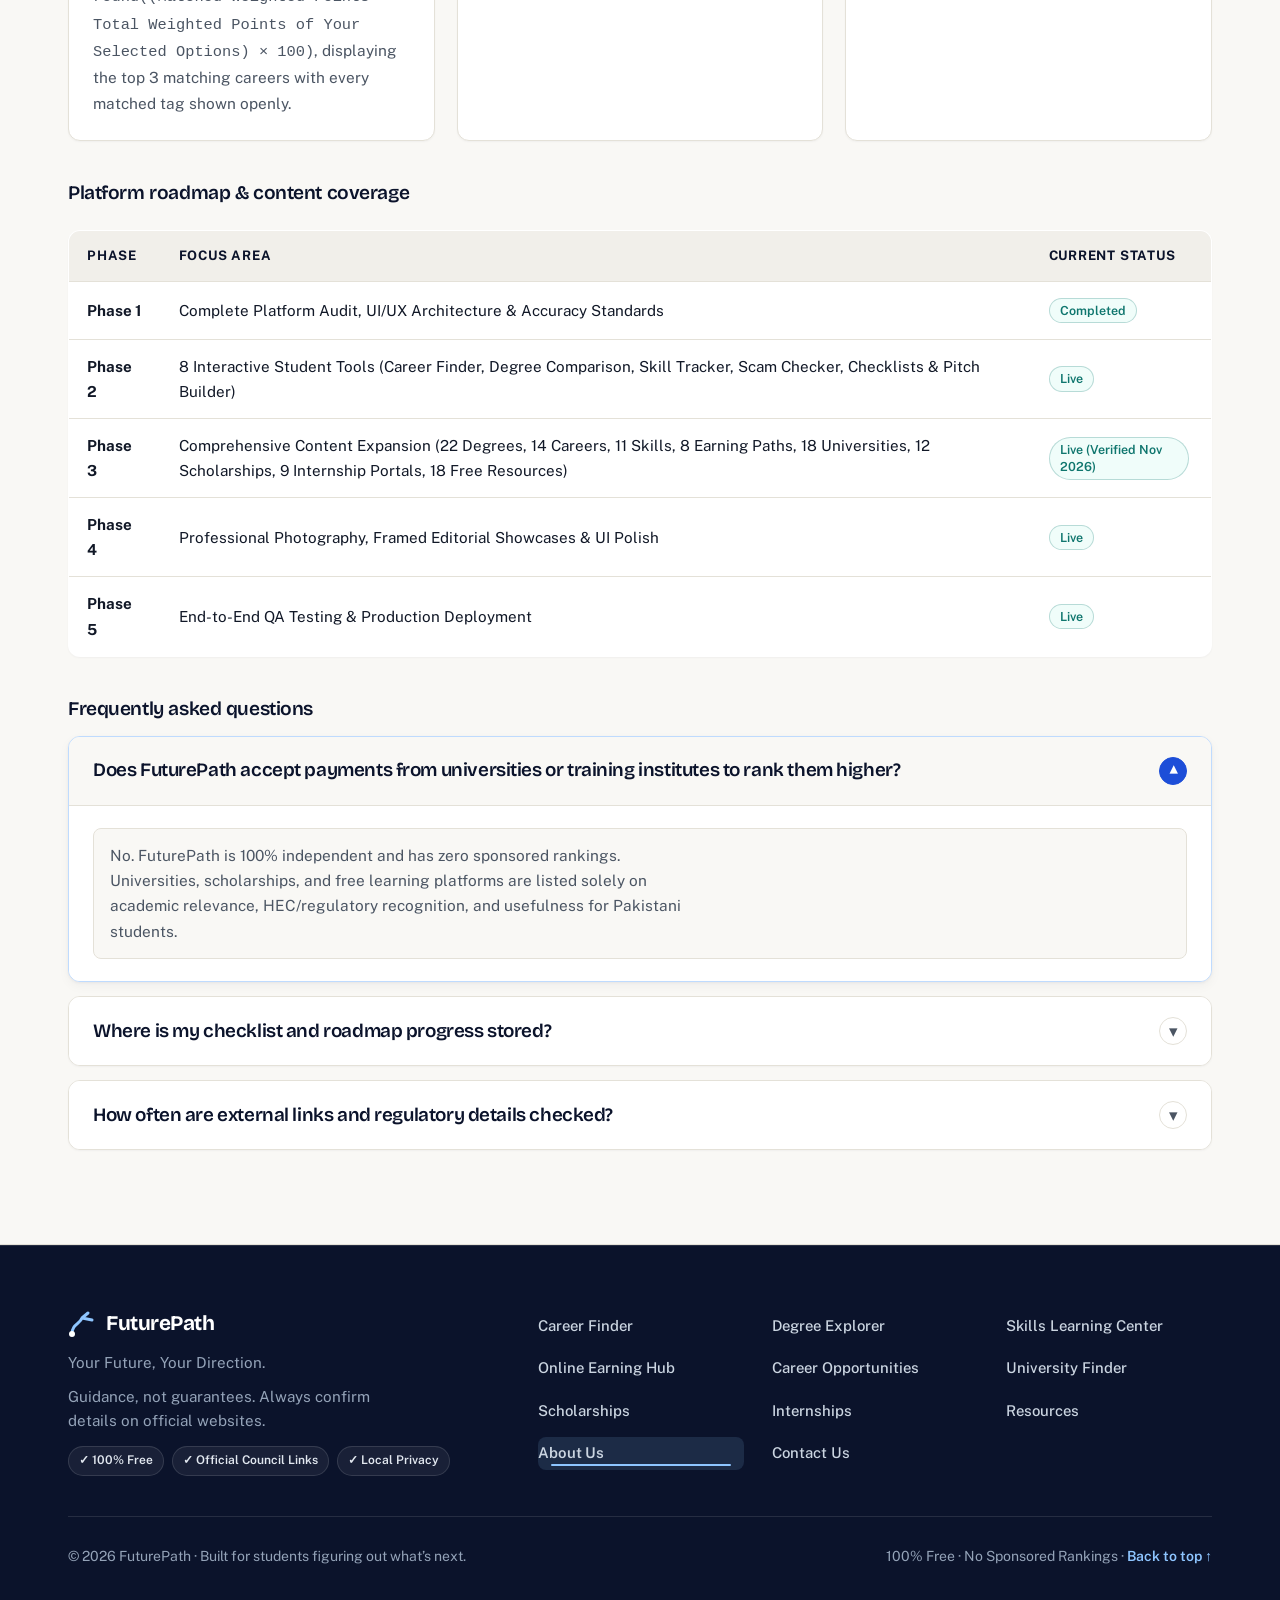
<file: about.html>
<!DOCTYPE html>
<html lang="en"><head><meta charset="utf-8"><meta name="viewport" content="width=device-width,initial-scale=1">
<title>About Us | FuturePath</title><meta name="description" content="Why FuturePath exists, our accuracy standards, and how our scoring model works.">
<meta property="og:title" content="About Us | FuturePath"><meta property="og:description" content="Why FuturePath exists, our accuracy standards, and how our scoring model works."><meta property="og:type" content="website">
<meta name="theme-color" content="#0B132B">
<link rel="preconnect" href="https://fonts.googleapis.com"><link rel="preconnect" href="https://fonts.gstatic.com" crossorigin>
<link href="https://fonts.googleapis.com/css2?family=Bricolage+Grotesque:wght@600;700&family=Public+Sans:wght@400;500;600;700&display=swap" rel="stylesheet">
<link rel="stylesheet" href="assets/css/styles.css">
<script>document.documentElement.classList.add('js');window.setTimeout(function(){var e=document.querySelectorAll('.reveal:not(.in)');for(var i=0;i<e.length;i++)e[i].classList.add('in')},2500)</script>
<noscript><style>.reveal{opacity:1!important;transform:none!important}</style></noscript></head><body>
<a class="skip" href="#main">Skip to content</a>
<header class="site-header"><div class="nav-accent" aria-hidden="true"></div><div class="wrap bar">
<a class="logo" href="index.html" aria-label="FuturePath home"><svg width="28" height="28" viewBox="0 0 28 28" aria-hidden="true"><path d="M4 24 C4 14 12 14 14 8 M14 8 L20 3 M14 8 L24 10" fill="none" stroke="#8EC5FF" stroke-width="3" stroke-linecap="round"/><circle cx="4" cy="24" r="3" fill="#fff"/></svg>FuturePath</a>
<button class="menu-btn" aria-expanded="false" aria-controls="nav">Menu</button>
<nav id="nav" aria-label="Main"><a href="career-finder.html">Career Finder</a><a href="degree-explorer.html">Degrees</a><a href="skills.html">Skills</a><a href="online-earning.html">Earn Online</a><a href="universities.html">Universities</a><a href="scholarships.html">Scholarships</a><details class="more"><summary>More</summary><div><a href="careers.html">Careers</a><a href="internships.html">Internships</a><a href="resources.html">Resources</a><a href="about.html" aria-current="page">About</a><a href="contact.html">Contact</a></div></details></nav></div></header>
<main id="main"><section class="page-hero"><div class="wrap page-hero-grid"><div><div class="breadcrumb"><a href="index.html">Home</a> <span>/</span> <span>About FuturePath</span></div><span class="eyebrow">About</span><h1>About FuturePath</h1><p class="lead">Why FuturePath exists and how we build it.</p></div><aside class="page-hero-meta"><div class="meta-title">Honest Guidance</div><p>Free, practical advice grounded in real requirements. Always verify admissions and deadlines on official portals.</p></aside></div></section><section class="sec reveal"><div class="wrap"><div class="editorial-intro">
<div>
  <h2>Clarity for every student, regardless of background</h2>
  <p>FuturePath helps students across Pakistan choose a degree, explore modern career paths, build in-demand skills, and find verified academic opportunities. We follow a strict accuracy standard: we label illustrative examples clearly, never promise guaranteed employment or income, and link directly to official university, regulatory, and scholarship portals.</p>
  <p>This platform began with a simple conviction &mdash; that deciding your future after Matric, Intermediate, or graduation shouldn&rsquo;t depend on expensive private counselling or word-of-mouth rumours. Everything on FuturePath is 100% free, transparent, and built so you can verify every claim yourself.</p>
</div>
<div class="feature-img"><img src="assets/img/about-team.jpg" alt="University students collaborating and studying together with laptops" width="800" height="600" loading="lazy" decoding="async"><div class="img-caption"><strong>100% Independent &amp; Free</strong><span>Zero sponsored rankings, transparent scoring, and direct regulatory links.</span></div></div>
</div>
<h3>What we believe</h3>
<div class="grid">
<article class="card"><h3><span class="ic"><svg viewBox="0 0 24 24" stroke-linecap="round" stroke-linejoin="round"><path d="M22 11.08V12a10 10 0 1 1-5.93-9.14"/><polyline points="22 4 12 14.01 9 11.01"/></svg></span>Honesty first</h3><p>We label illustrative student scenarios, never promise guaranteed income, and never invent university fees or admission cutoffs.</p></article>
<article class="card"><h3><span class="ic"><svg viewBox="0 0 24 24" stroke-linecap="round" stroke-linejoin="round"><path d="M10 13a5 5 0 0 0 7.54.54l3-3a5 5 0 0 0-7.07-7.07l-1.72 1.71"/><path d="M14 11a5 5 0 0 0-7.54-.54l-3 3a5 5 0 0 0 7.07 7.07l1.71-1.71"/></svg></span>Official sources</h3><p>For fees, deadlines, accreditation, and admissions, we point you directly to official HEC, PMDC, PEC, PCP, and university websites.</p></article>
<article class="card"><h3><span class="ic"><svg viewBox="0 0 24 24" stroke-linecap="round" stroke-linejoin="round"><circle cx="12" cy="12" r="10"/><polygon points="16.24 7.76 14.12 14.12 7.76 16.24 9.88 9.88 16.24 7.76"/></svg></span>Practical guidance</h3><p>Every recommendation comes with a concrete next step, a 4-to-6 step beginner roadmap, and free learning resources you can start today.</p></article>
</div>

<h3 style="margin-top:40px">How FuturePath recommendations work</h3>
<p>Unlike opaque career tests that hide how they pick your results, FuturePath uses an open, inspectable scoring model so you always understand <em>why</em> a career or degree was suggested:</p>
<div class="grid">
  <article class="card">
    <div style="margin-bottom:8px"><span class="tag brand">Step 1 &middot; Weighted Matching</span></div>
    <h3>Transparent 3-2-2-1-1 Scoring</h3>
    <p>In the <a href="career-finder.html">Career Finder</a>, each option you select in Steps 2&ndash;6 is compared against 14 career profiles: <strong>Core Interests (3 pts)</strong>, <strong>Natural Strengths (2 pts)</strong>, <strong>Preferred Work Activities (2 pts)</strong>, <strong>Subjects Enjoyed (1 pt)</strong>, and <strong>Work Environment (1 pt)</strong>. Your score is calculated as <code>Match % = round((Matched Weighted Points &divide; Total Weighted Points of Your Selected Options) &times; 100)</code>, displaying the top 3 matching careers with every matched tag shown openly.</p>
  </article>
  <article class="card">
    <div style="margin-bottom:8px"><span class="tag teal">Step 2 &middot; Stage-Aware Guidance</span></div>
    <h3>Education-Level Tailoring</h3>
    <p>Whether you are in <strong>Matric/O-Levels</strong>, <strong>Intermediate/A-Levels</strong>, a <strong>Bachelor&rsquo;s degree</strong>, or a <strong>Master&rsquo;s programme</strong>, FuturePath adapts its next-step advice &mdash; from choosing your FSc/ICS/ICom stream and preparing for MDCAT/ECAT/NET/LAT to building a graduation portfolio.</p>
  </article>
  <article class="card">
    <div style="margin-bottom:8px"><span class="tag">Step 3 &middot; Official Verification</span></div>
    <h3>Direct Regulatory &amp; Portal Links</h3>
    <p>Every career links to related degrees in our 22-degree explorer (verified against <a href="https://www.hec.gov.pk" target="_blank" rel="noopener">HEC</a>, <a href="https://nceac.org.pk" target="_blank" rel="noopener">NCEAC</a>, <a href="https://pmdc.pk" target="_blank" rel="noopener">PMDC</a>, <a href="https://www.pec.org.pk" target="_blank" rel="noopener">PEC</a>, <a href="https://www.pcpisb.gov.pk" target="_blank" rel="noopener">PCP</a>, <a href="https://pnmc.gov.pk" target="_blank" rel="noopener">PNMC</a>, <a href="https://pcatp.org.pk" target="_blank" rel="noopener">PCATP</a> &amp; <a href="https://www.pakistanbarcouncil.org" target="_blank" rel="noopener">PBC</a>), connecting to 18 universities, 12 scholarships, and 9 internship portals.</p>
  </article>
</div>

<h3 style="margin-top:40px">Platform roadmap &amp; content coverage</h3>
<table class="info-table">
  <thead><tr><th>Phase</th><th>Focus Area</th><th>Current Status</th></tr></thead>
  <tbody>
    <tr><td><strong>Phase 1</strong></td><td>Complete Platform Audit, UI/UX Architecture &amp; Accuracy Standards</td><td><span class="tag teal">Completed</span></td></tr>
    <tr><td><strong>Phase 2</strong></td><td>8 Interactive Student Tools (Career Finder, Degree Comparison, Skill Tracker, Scam Checker, Checklists &amp; Pitch Builder)</td><td><span class="tag teal">Live</span></td></tr>
    <tr><td><strong>Phase 3</strong></td><td>Comprehensive Content Expansion (22 Degrees, 14 Careers, 11 Skills, 8 Earning Paths, 18 Universities, 12 Scholarships, 9 Internship Portals, 18 Free Resources)</td><td><span class="tag teal">Live (Verified Nov 2026)</span></td></tr>
    <tr><td><strong>Phase 4</strong></td><td>Professional Photography, Framed Editorial Showcases &amp; UI Polish</td><td><span class="tag teal">Live</span></td></tr>
    <tr><td><strong>Phase 5</strong></td><td>End-to-End QA Testing &amp; Production Deployment</td><td><span class="tag teal">Live</span></td></tr>
  </tbody>
</table>

<h3 style="margin-top:40px">Frequently asked questions</h3>
<details class="card acc" open><summary><h3>Does FuturePath accept payments from universities or training institutes to rank them higher?</h3><span class="acc-chevron" aria-hidden="true">&#9662;</span></summary><div class="acc-body"><div class="acc-field" style="grid-column:1 / -1"><p>No. FuturePath is 100% independent and has zero sponsored rankings. Universities, scholarships, and free learning platforms are listed solely on academic relevance, HEC/regulatory recognition, and usefulness for Pakistani students.</p></div></div></details>
<details class="card acc"><summary><h3>Where is my checklist and roadmap progress stored?</h3><span class="acc-chevron" aria-hidden="true">&#9662;</span></summary><div class="acc-body"><div class="acc-field" style="grid-column:1 / -1"><p>All of your Career Finder selections, Degree Comparisons, Skills Roadmap checkboxes, and University/Scholarship/Internship checklists are saved privately in your browser&rsquo;s <code>localStorage</code> on your own device. We do not track or sell your personal data.</p></div></div></details>
<details class="card acc"><summary><h3>How often are external links and regulatory details checked?</h3><span class="acc-chevron" aria-hidden="true">&#9662;</span></summary><div class="acc-body"><div class="acc-field" style="grid-column:1 / -1"><p>All university, scholarship, internship, and learning resource links were verified against official portals in <strong>November 2026</strong>. Because admission dates, fee structures, and government schemes change each cycle, always confirm final deadlines directly on the linked official website.</p></div></div></details>
</div></section></main>
<footer class="site-footer"><div class="wrap"><div class="footer-top"><div class="brand-col"><strong class="logo-text"><svg width="28" height="28" viewBox="0 0 28 28" aria-hidden="true"><path d="M4 24 C4 14 12 14 14 8 M14 8 L20 3 M14 8 L24 10" fill="none" stroke="#8EC5FF" stroke-width="3" stroke-linecap="round"/><circle cx="4" cy="24" r="3" fill="#fff"/></svg>FuturePath</strong><p>Your Future, Your Direction.</p><p class="small">Guidance, not guarantees. Always confirm details on official websites.</p><div class="footer-badges"><span class="footer-pill">&#10003; 100% Free</span><span class="footer-pill">&#10003; Official Council Links</span><span class="footer-pill">&#10003; Local Privacy</span></div></div><nav aria-label="Footer"><a href="career-finder.html">Career Finder</a><a href="degree-explorer.html">Degree Explorer</a><a href="skills.html">Skills Learning Center</a><a href="online-earning.html">Online Earning Hub</a><a href="careers.html">Career Opportunities</a><a href="universities.html">University Finder</a><a href="scholarships.html">Scholarships</a><a href="internships.html">Internships</a><a href="resources.html">Resources</a><a href="about.html" aria-current="page">About Us</a><a href="contact.html">Contact Us</a></nav></div><p class="footer-bottom"><span>&copy; 2026 FuturePath &middot; Built for students figuring out what&rsquo;s next.</span><span>100% Free &middot; No Sponsored Rankings &middot; <a href="#main" class="back-top">Back to top &uarr;</a></span></p></div></footer>
<script src="assets/js/main.js"></script><script src="assets/js/data.js"></script><script src="assets/js/app.js"></script></body></html>
</file>
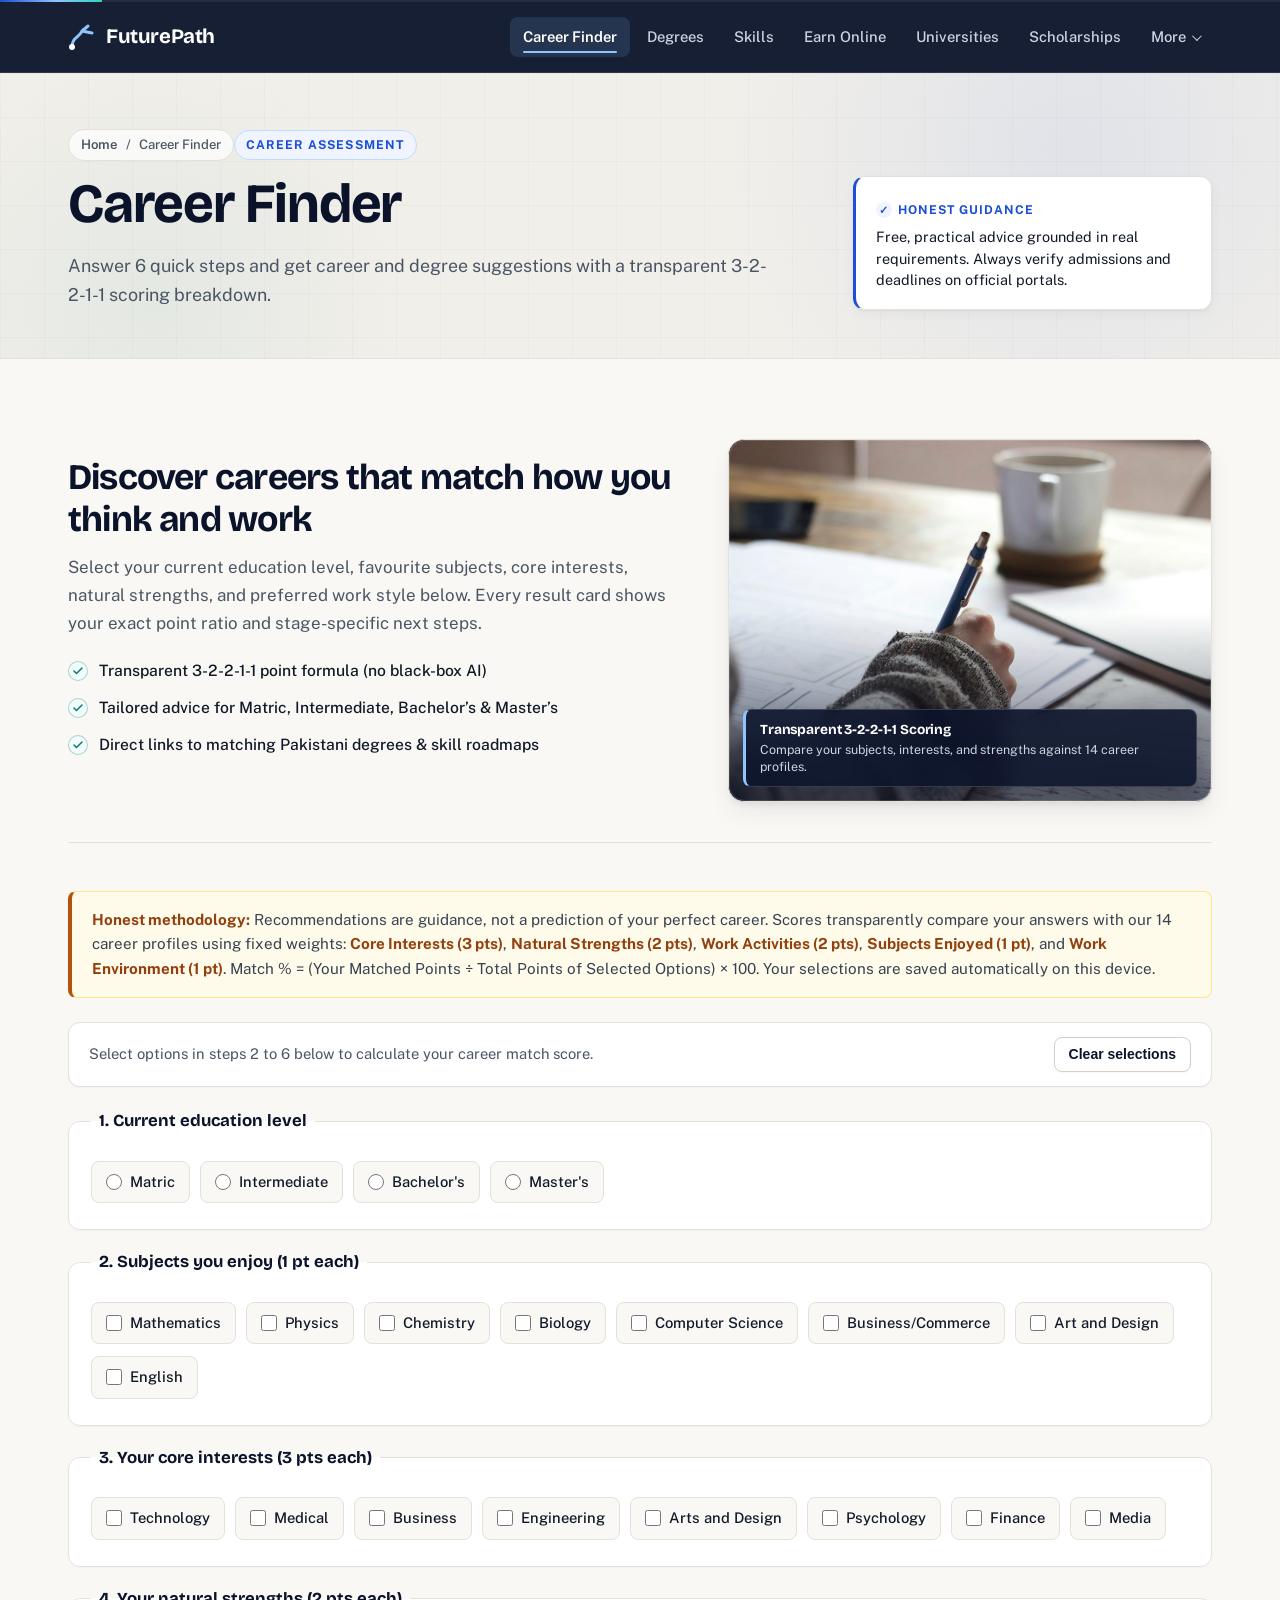
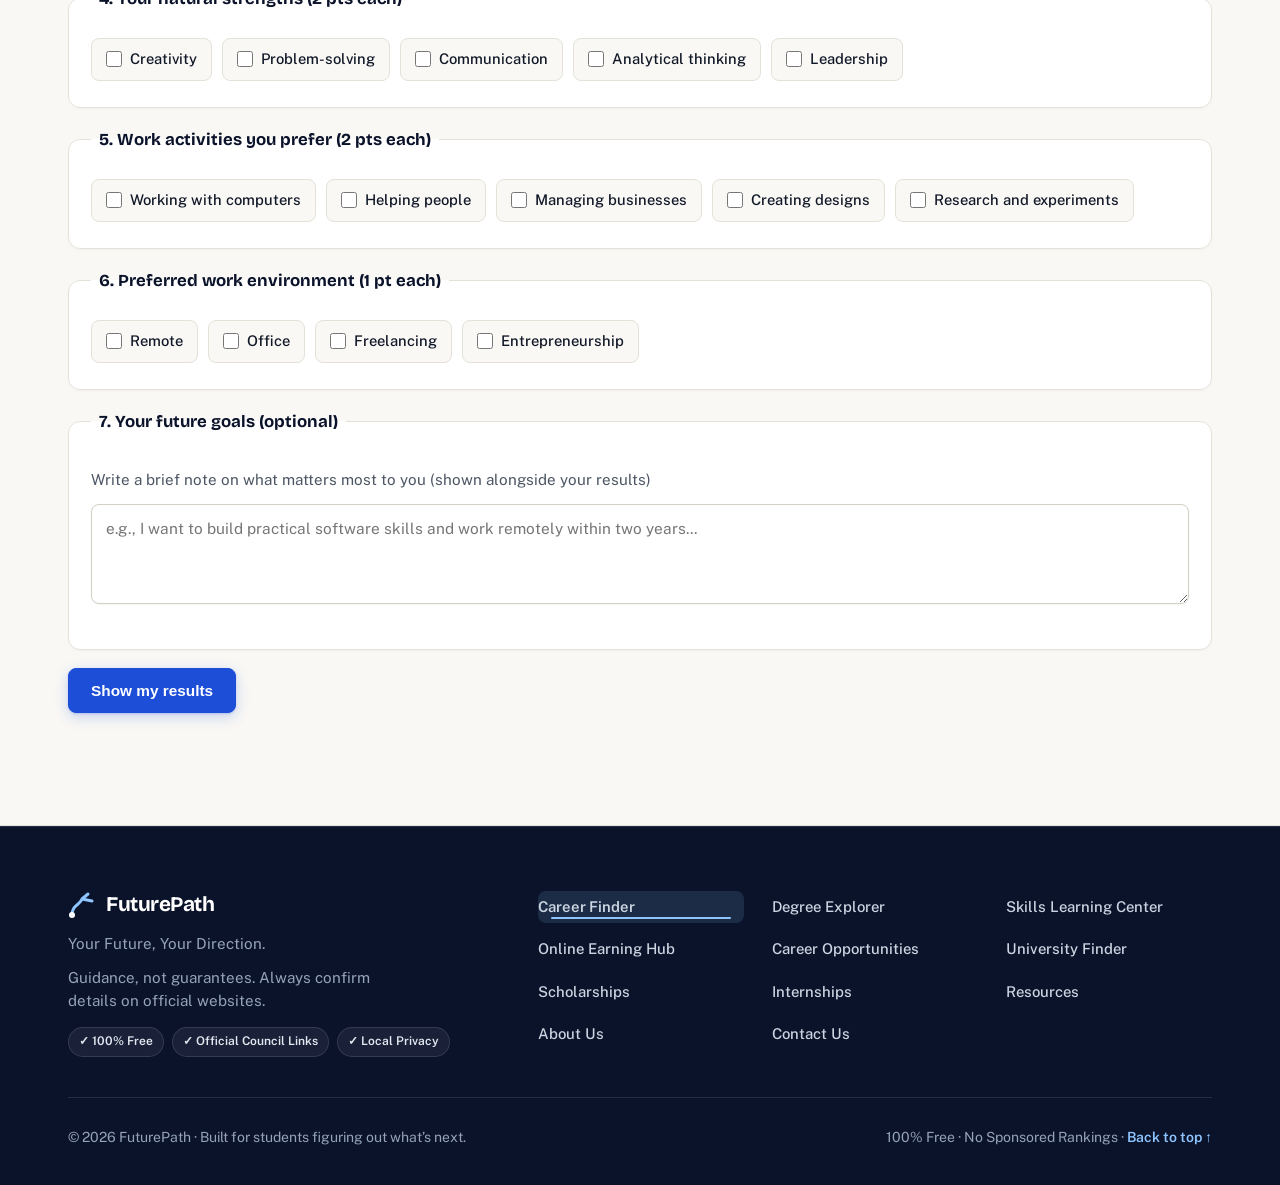
<file: career-finder.html>
<!DOCTYPE html>
<html lang="en"><head><meta charset="utf-8"><meta name="viewport" content="width=device-width,initial-scale=1">
<title>Career Finder | FuturePath</title><meta name="description" content="Answer a few questions and get career and degree suggestions with a clear scoring breakdown.">
<meta property="og:title" content="Career Finder | FuturePath"><meta property="og:description" content="Answer a few questions and get career and degree suggestions with a clear scoring breakdown."><meta property="og:type" content="website">
<meta name="theme-color" content="#0B132B">
<link rel="preconnect" href="https://fonts.googleapis.com"><link rel="preconnect" href="https://fonts.gstatic.com" crossorigin>
<link href="https://fonts.googleapis.com/css2?family=Bricolage+Grotesque:wght@600;700&family=Public+Sans:wght@400;500;600;700&display=swap" rel="stylesheet">
<link rel="stylesheet" href="assets/css/styles.css">
<script>document.documentElement.classList.add('js');window.setTimeout(function(){var e=document.querySelectorAll('.reveal:not(.in)');for(var i=0;i<e.length;i++)e[i].classList.add('in')},2500)</script>
<noscript><style>.reveal{opacity:1!important;transform:none!important}</style></noscript></head><body>
<a class="skip" href="#main">Skip to content</a>
<header class="site-header"><div class="nav-accent" aria-hidden="true"></div><div class="wrap bar">
<a class="logo" href="index.html" aria-label="FuturePath home"><svg width="28" height="28" viewBox="0 0 28 28" aria-hidden="true"><path d="M4 24 C4 14 12 14 14 8 M14 8 L20 3 M14 8 L24 10" fill="none" stroke="#8EC5FF" stroke-width="3" stroke-linecap="round"/><circle cx="4" cy="24" r="3" fill="#fff"/></svg>FuturePath</a>
<button class="menu-btn" aria-expanded="false" aria-controls="nav">Menu</button>
<nav id="nav" aria-label="Main"><a href="career-finder.html" aria-current="page">Career Finder</a><a href="degree-explorer.html">Degrees</a><a href="skills.html">Skills</a><a href="online-earning.html">Earn Online</a><a href="universities.html">Universities</a><a href="scholarships.html">Scholarships</a><details class="more"><summary>More</summary><div><a href="careers.html">Careers</a><a href="internships.html">Internships</a><a href="resources.html">Resources</a><a href="about.html">About</a><a href="contact.html">Contact</a></div></details></nav></div></header>
<main id="main"><section class="page-hero"><div class="wrap page-hero-grid"><div><div class="breadcrumb"><a href="index.html">Home</a> <span>/</span> <span>Career Finder</span></div><span class="eyebrow">Career Assessment</span><h1>Career Finder</h1><p class="lead">Answer 6 quick steps and get career and degree suggestions with a transparent 3-2-2-1-1 scoring breakdown.</p></div><aside class="page-hero-meta"><div class="meta-title">Honest Guidance</div><p>Free, practical advice grounded in real requirements. Always verify admissions and deadlines on official portals.</p></aside></div></section><section class="sec reveal"><div class="wrap"><div class="editorial-intro"><div class="feature" style="grid-template-columns:1fr"><div><h2>Discover careers that match how you think and work</h2><p class="lead">Select your current education level, favourite subjects, core interests, natural strengths, and preferred work style below. Every result card shows your exact point ratio and stage-specific next steps.</p><ul class="check"><li>Transparent 3-2-2-1-1 point formula (no black-box AI)</li><li>Tailored advice for Matric, Intermediate, Bachelor&rsquo;s &amp; Master&rsquo;s</li><li>Direct links to matching Pakistani degrees &amp; skill roadmaps</li></ul></div></div><div class="feature-img"><img src="assets/img/career-planning.jpg" alt="Student writing career planning notes at a desk" width="800" height="600" loading="lazy" decoding="async"><div class="img-caption"><strong>Transparent 3-2-2-1-1 Scoring</strong><span>Compare your subjects, interests, and strengths against 14 career profiles.</span></div></div></div><div id="app" data-page="career-finder"></div></div></section></main>
<footer class="site-footer"><div class="wrap"><div class="footer-top"><div class="brand-col"><strong class="logo-text"><svg width="28" height="28" viewBox="0 0 28 28" aria-hidden="true"><path d="M4 24 C4 14 12 14 14 8 M14 8 L20 3 M14 8 L24 10" fill="none" stroke="#8EC5FF" stroke-width="3" stroke-linecap="round"/><circle cx="4" cy="24" r="3" fill="#fff"/></svg>FuturePath</strong><p>Your Future, Your Direction.</p><p class="small">Guidance, not guarantees. Always confirm details on official websites.</p><div class="footer-badges"><span class="footer-pill">&#10003; 100% Free</span><span class="footer-pill">&#10003; Official Council Links</span><span class="footer-pill">&#10003; Local Privacy</span></div></div><nav aria-label="Footer"><a href="career-finder.html" aria-current="page">Career Finder</a><a href="degree-explorer.html">Degree Explorer</a><a href="skills.html">Skills Learning Center</a><a href="online-earning.html">Online Earning Hub</a><a href="careers.html">Career Opportunities</a><a href="universities.html">University Finder</a><a href="scholarships.html">Scholarships</a><a href="internships.html">Internships</a><a href="resources.html">Resources</a><a href="about.html">About Us</a><a href="contact.html">Contact Us</a></nav></div><p class="footer-bottom"><span>&copy; 2026 FuturePath &middot; Built for students figuring out what&rsquo;s next.</span><span>100% Free &middot; No Sponsored Rankings &middot; <a href="#main" class="back-top">Back to top &uarr;</a></span></p></div></footer>
<script src="assets/js/main.js"></script><script src="assets/js/data.js"></script><script src="assets/js/app.js"></script></body></html>
</file>
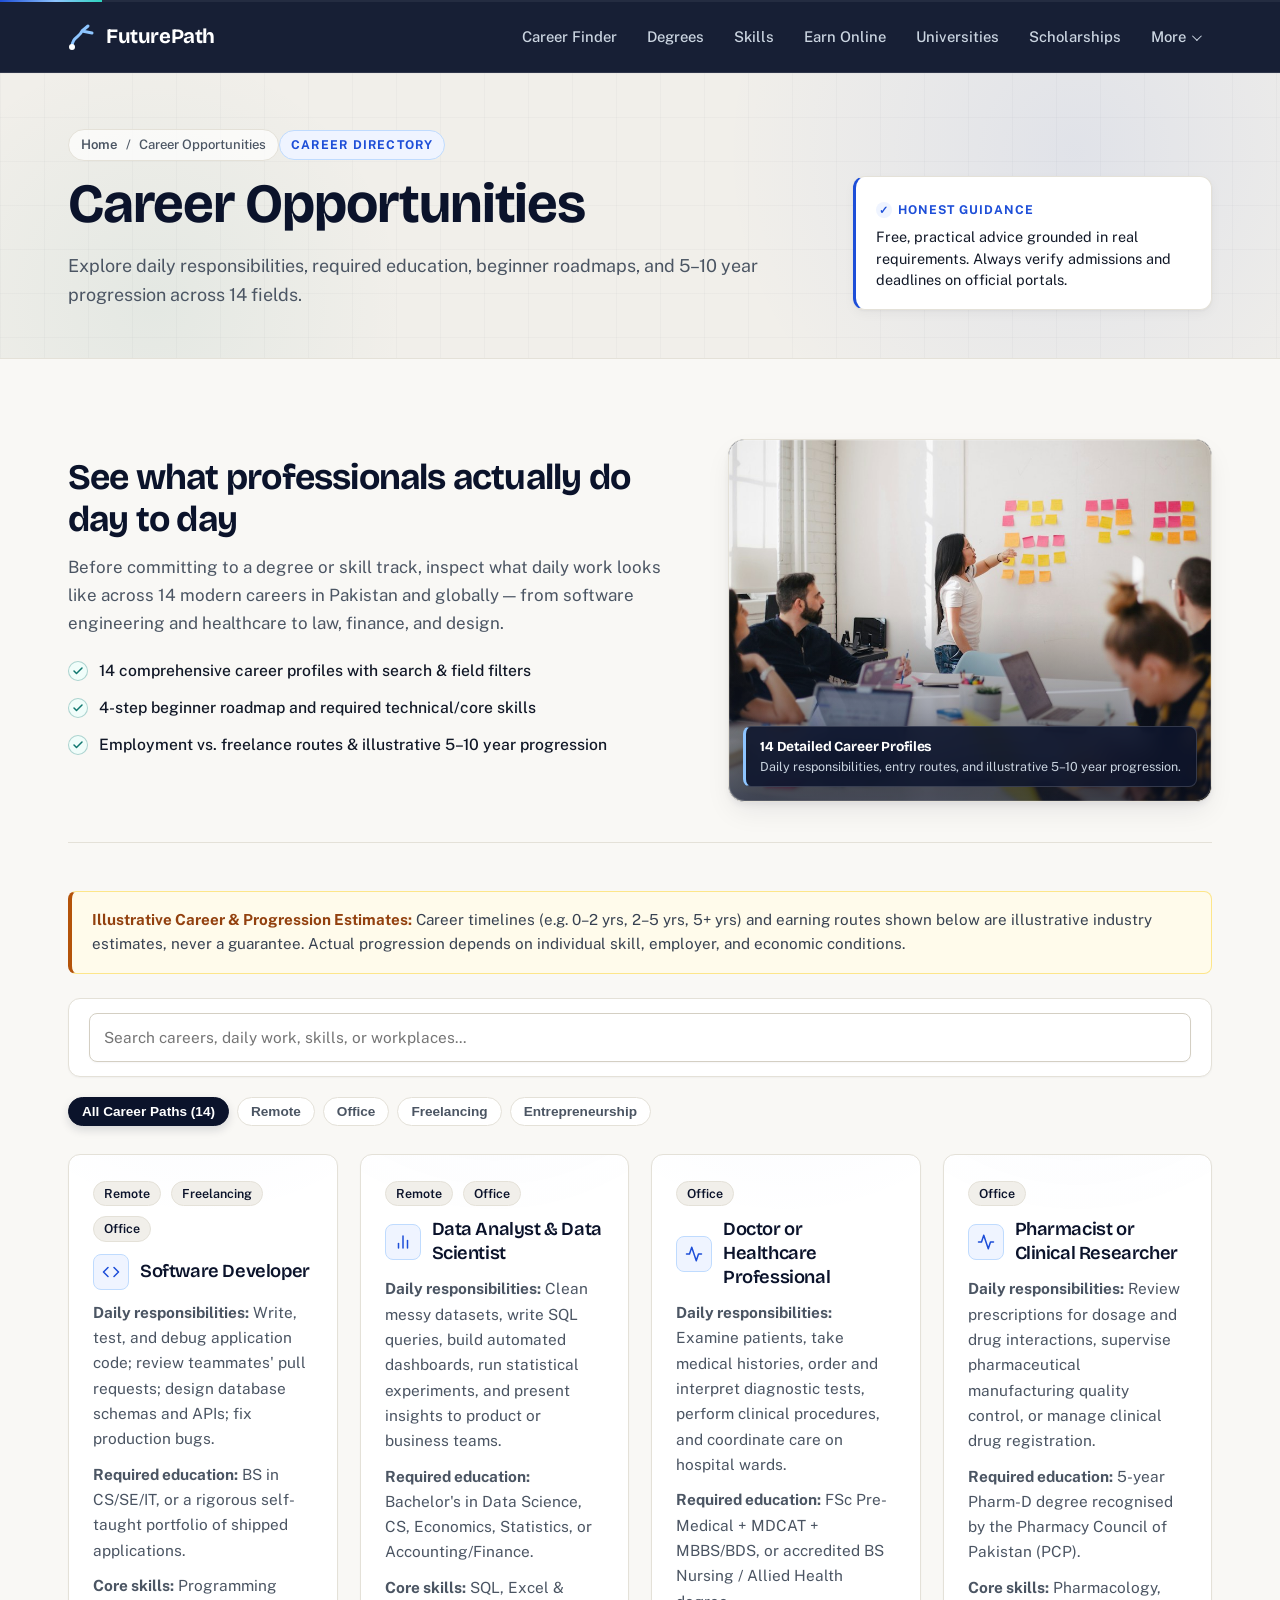
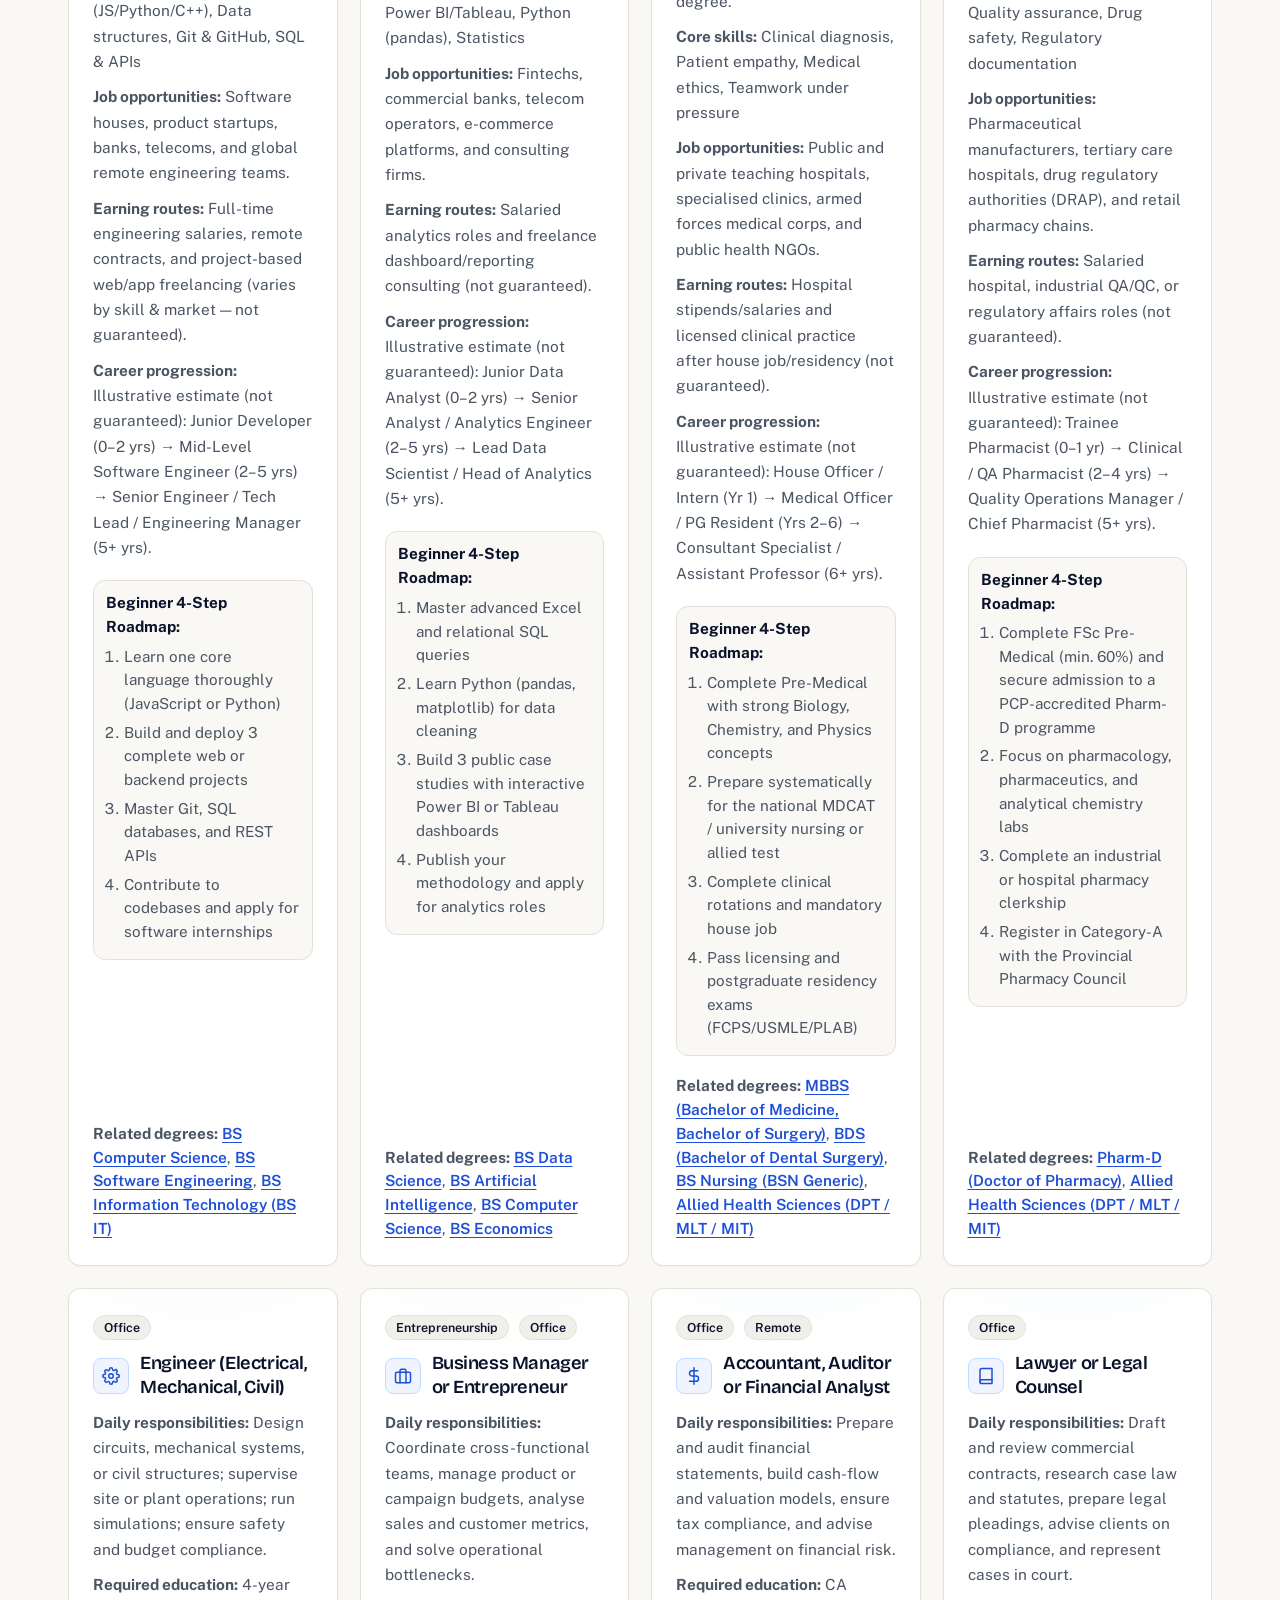
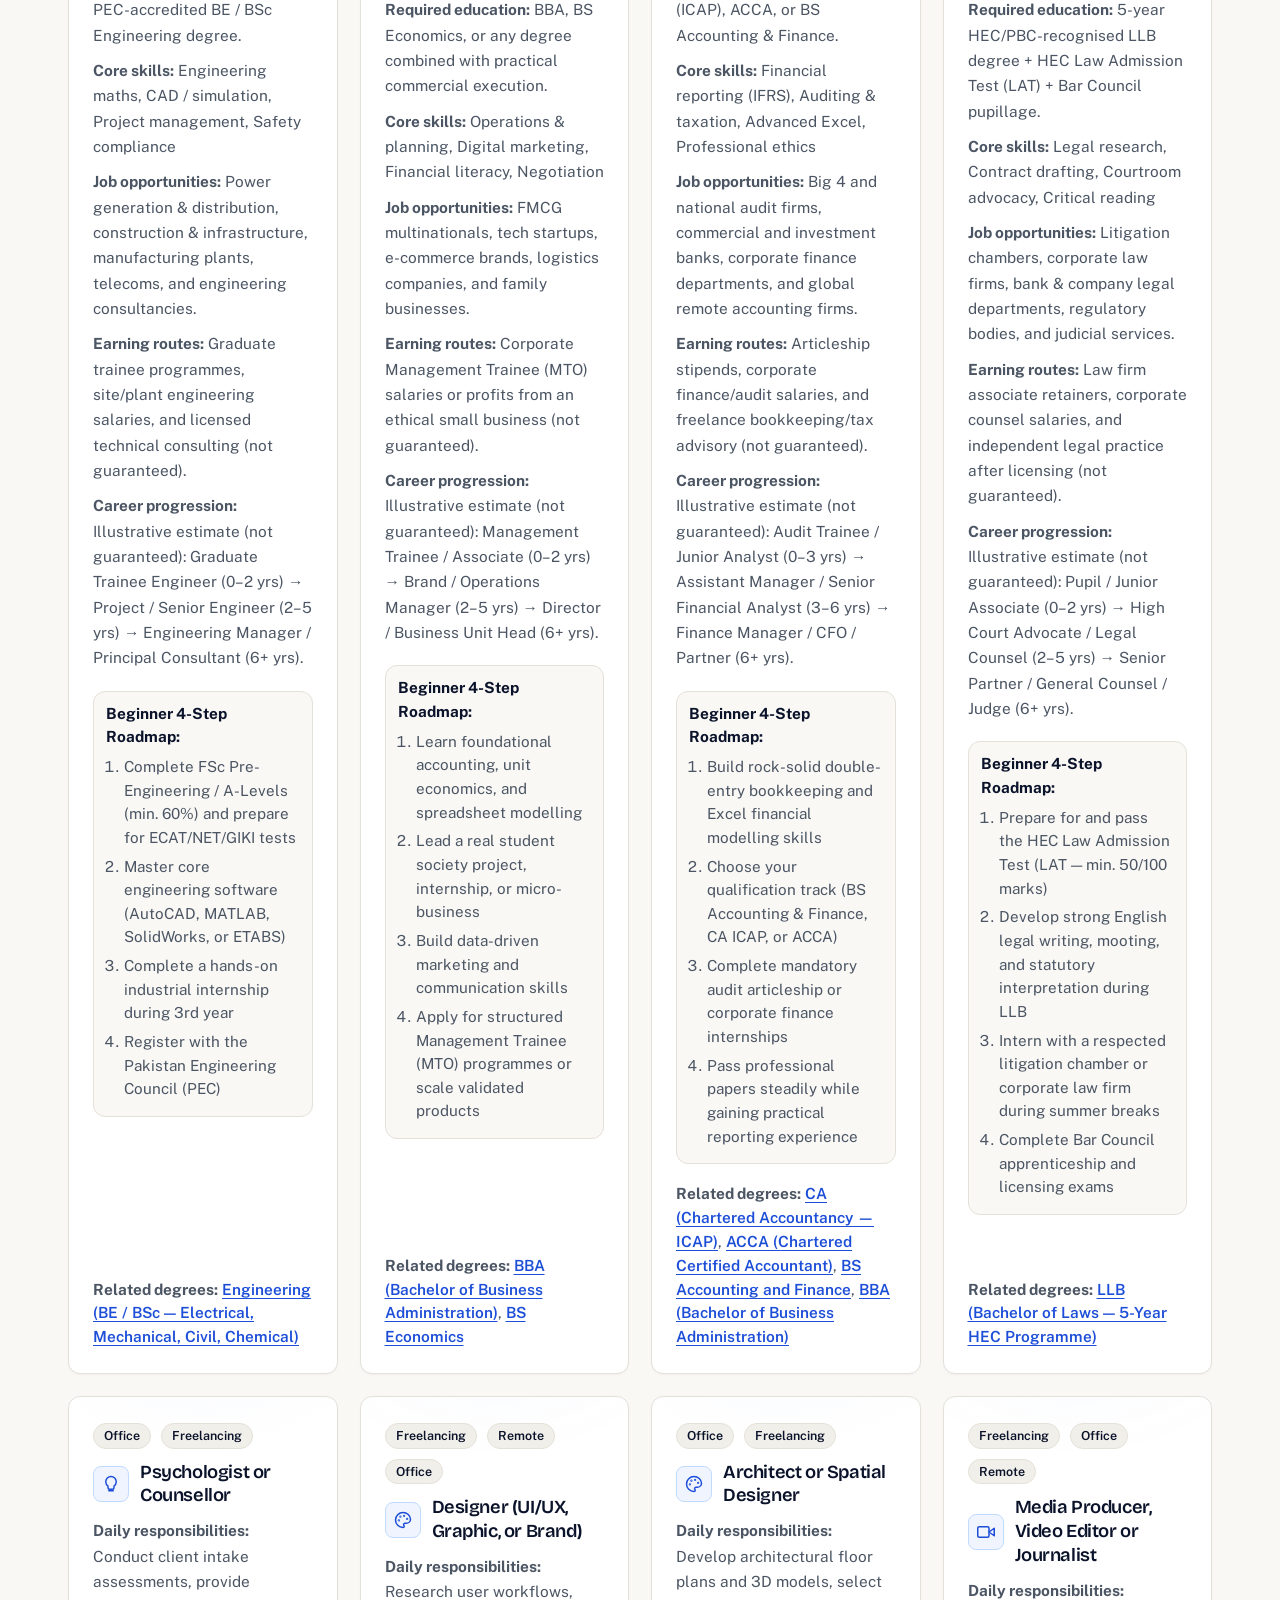
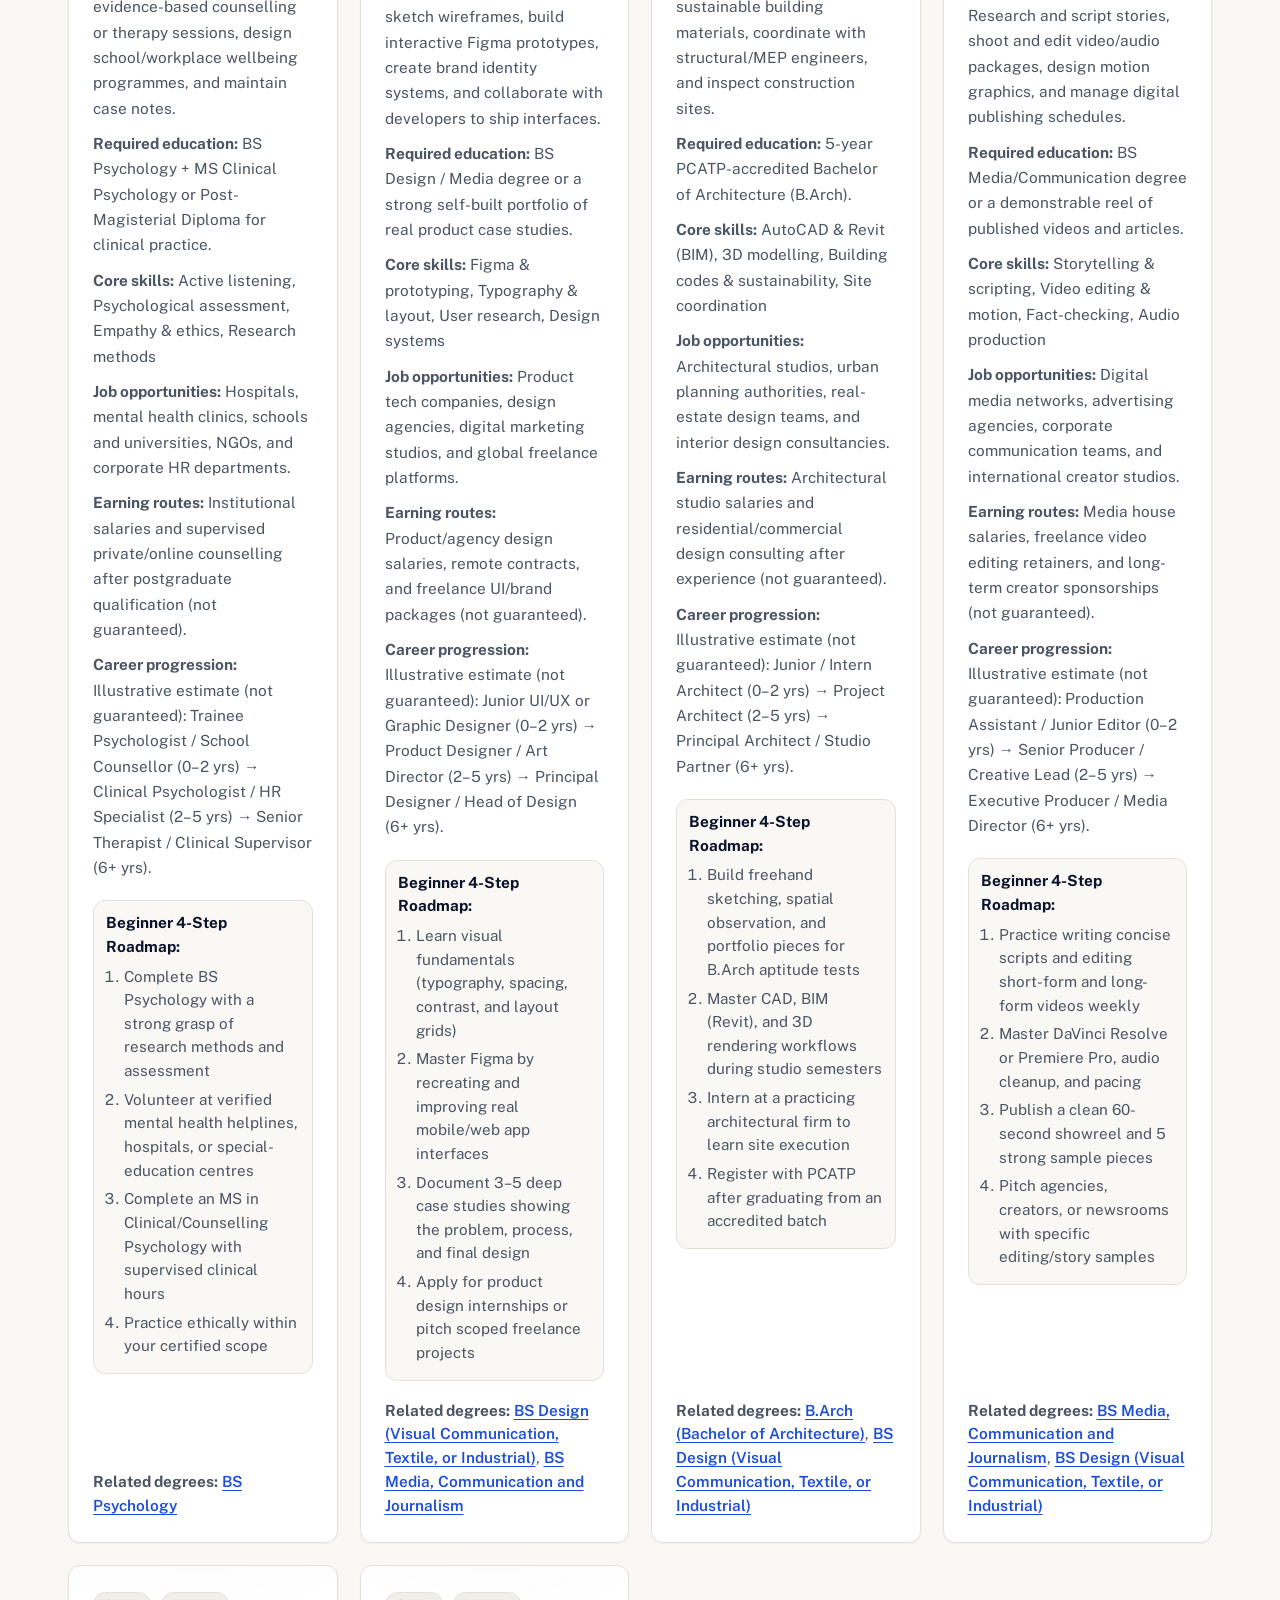
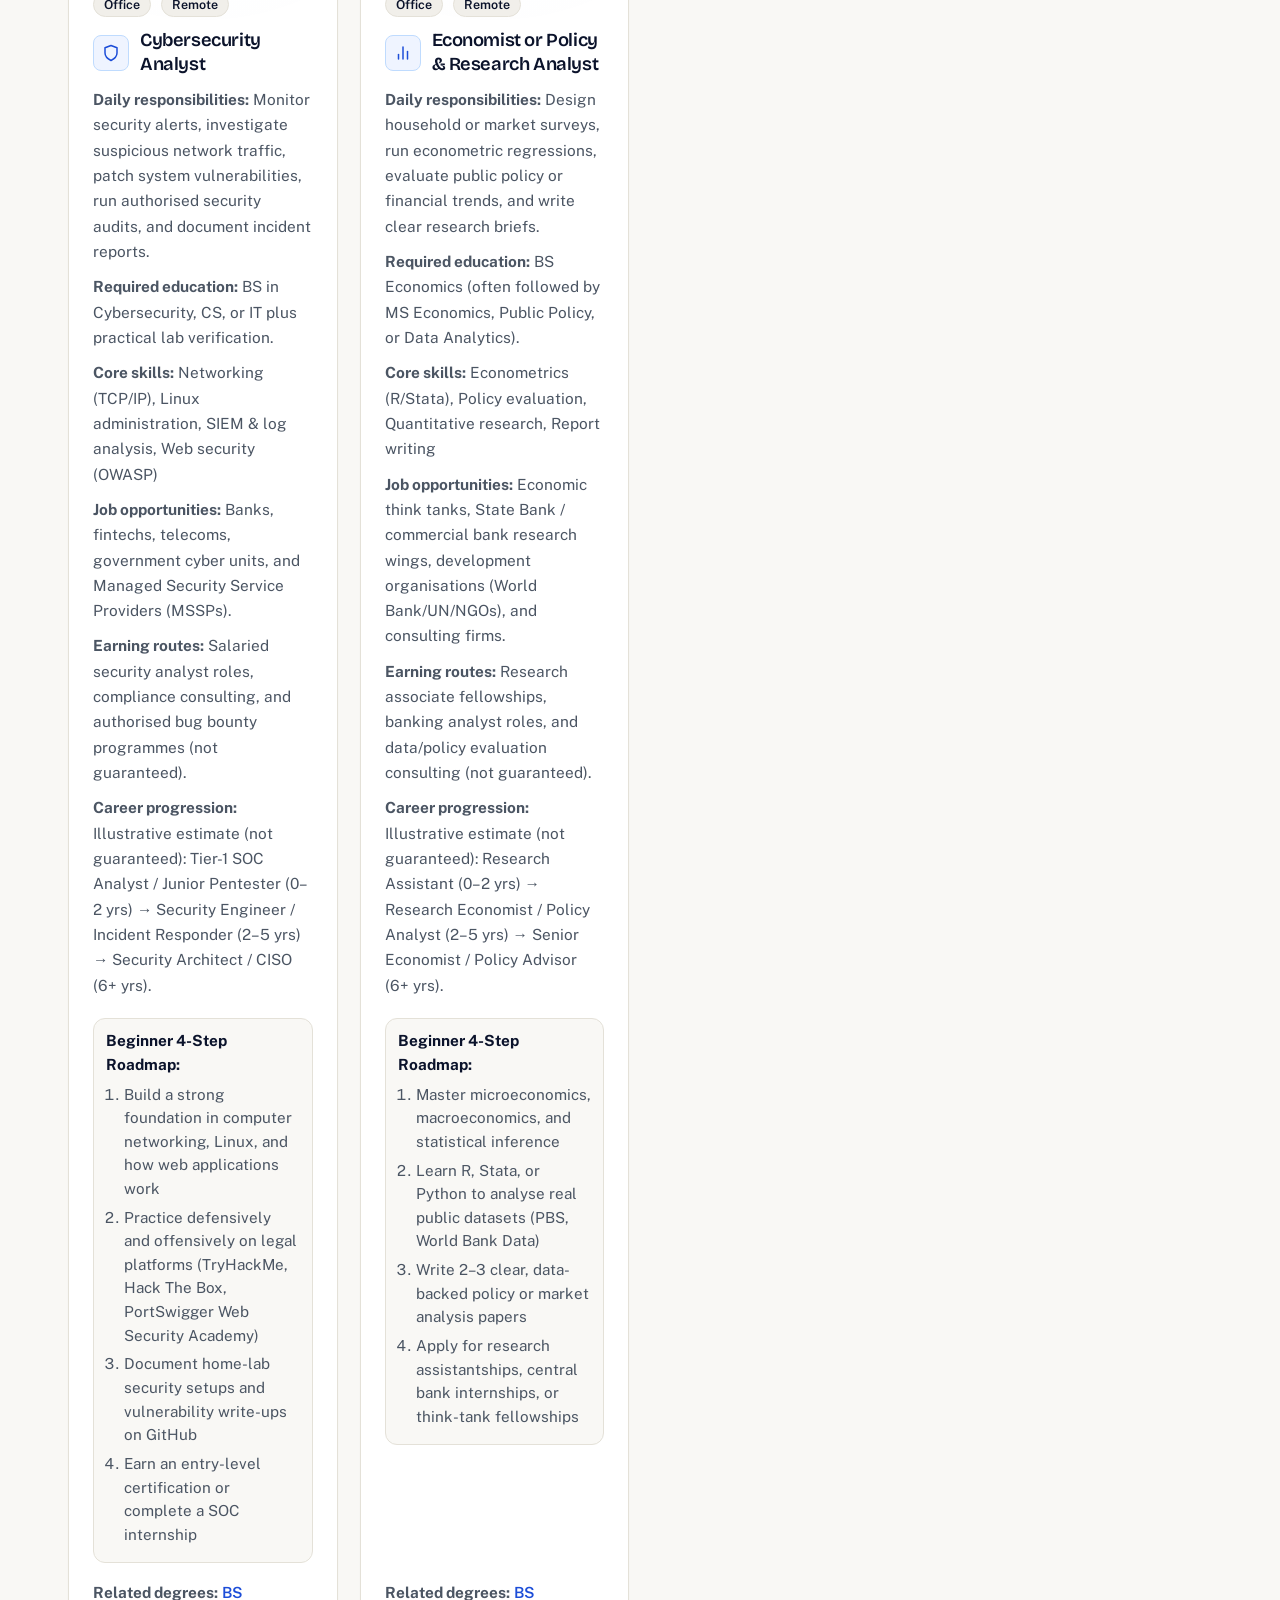
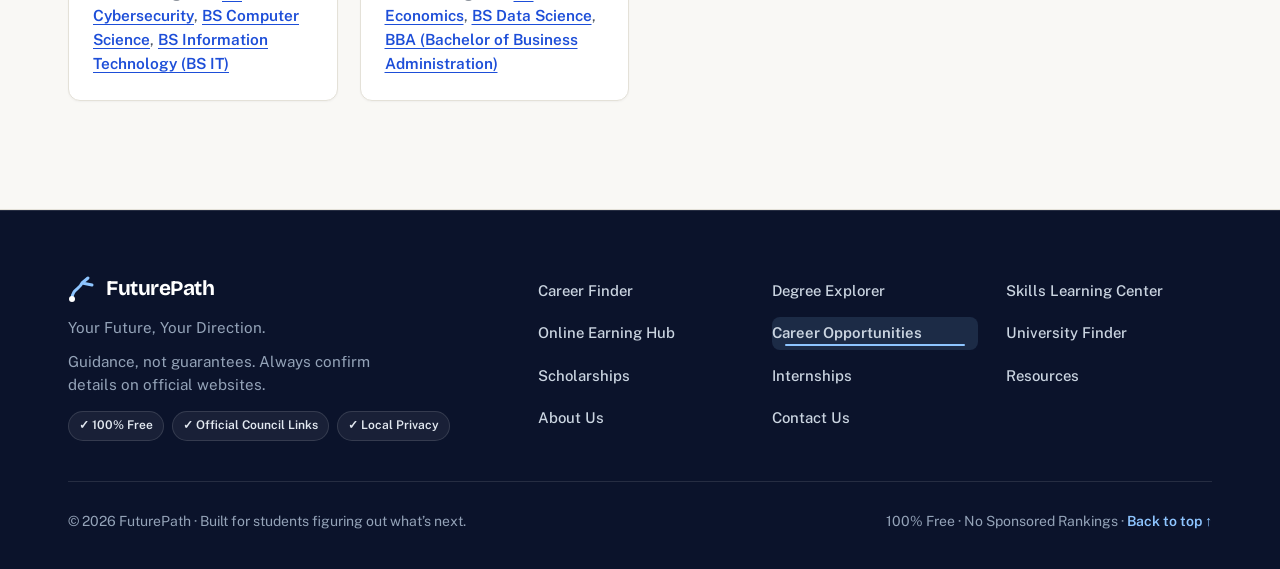
<file: careers.html>
<!DOCTYPE html>
<html lang="en"><head><meta charset="utf-8"><meta name="viewport" content="width=device-width,initial-scale=1">
<title>Career Opportunities | FuturePath</title><meta name="description" content="Job roles, required skills and growth paths across 14 modern fields.">
<meta property="og:title" content="Career Opportunities | FuturePath"><meta property="og:description" content="Job roles, required skills and growth paths across 14 modern fields."><meta property="og:type" content="website">
<meta name="theme-color" content="#0B132B">
<link rel="preconnect" href="https://fonts.googleapis.com"><link rel="preconnect" href="https://fonts.gstatic.com" crossorigin>
<link href="https://fonts.googleapis.com/css2?family=Bricolage+Grotesque:wght@600;700&family=Public+Sans:wght@400;500;600;700&display=swap" rel="stylesheet">
<link rel="stylesheet" href="assets/css/styles.css">
<script>document.documentElement.classList.add('js');window.setTimeout(function(){var e=document.querySelectorAll('.reveal:not(.in)');for(var i=0;i<e.length;i++)e[i].classList.add('in')},2500)</script>
<noscript><style>.reveal{opacity:1!important;transform:none!important}</style></noscript></head><body>
<a class="skip" href="#main">Skip to content</a>
<header class="site-header"><div class="nav-accent" aria-hidden="true"></div><div class="wrap bar">
<a class="logo" href="index.html" aria-label="FuturePath home"><svg width="28" height="28" viewBox="0 0 28 28" aria-hidden="true"><path d="M4 24 C4 14 12 14 14 8 M14 8 L20 3 M14 8 L24 10" fill="none" stroke="#8EC5FF" stroke-width="3" stroke-linecap="round"/><circle cx="4" cy="24" r="3" fill="#fff"/></svg>FuturePath</a>
<button class="menu-btn" aria-expanded="false" aria-controls="nav">Menu</button>
<nav id="nav" aria-label="Main"><a href="career-finder.html">Career Finder</a><a href="degree-explorer.html">Degrees</a><a href="skills.html">Skills</a><a href="online-earning.html">Earn Online</a><a href="universities.html">Universities</a><a href="scholarships.html">Scholarships</a><details class="more"><summary>More</summary><div><a href="careers.html" aria-current="page">Careers</a><a href="internships.html">Internships</a><a href="resources.html">Resources</a><a href="about.html">About</a><a href="contact.html">Contact</a></div></details></nav></div></header>
<main id="main"><section class="page-hero"><div class="wrap page-hero-grid"><div><div class="breadcrumb"><a href="index.html">Home</a> <span>/</span> <span>Career Opportunities</span></div><span class="eyebrow">Career Directory</span><h1>Career Opportunities</h1><p class="lead">Explore daily responsibilities, required education, beginner roadmaps, and 5&ndash;10 year progression across 14 fields.</p></div><aside class="page-hero-meta"><div class="meta-title">Honest Guidance</div><p>Free, practical advice grounded in real requirements. Always verify admissions and deadlines on official portals.</p></aside></div></section><section class="sec reveal"><div class="wrap"><div class="editorial-intro"><div class="feature" style="grid-template-columns:1fr"><div><h2>See what professionals actually do day to day</h2><p class="lead">Before committing to a degree or skill track, inspect what daily work looks like across 14 modern careers in Pakistan and globally &mdash; from software engineering and healthcare to law, finance, and design.</p><ul class="check"><li>14 comprehensive career profiles with search &amp; field filters</li><li>4-step beginner roadmap and required technical/core skills</li><li>Employment vs. freelance routes &amp; illustrative 5&ndash;10 year progression</li></ul></div></div><div class="feature-img"><img src="assets/img/career-opportunities.jpg" alt="Young professionals collaborating around laptops and a whiteboard" width="800" height="600" loading="lazy" decoding="async"><div class="img-caption"><strong>14 Detailed Career Profiles</strong><span>Daily responsibilities, entry routes, and illustrative 5&ndash;10 year progression.</span></div></div></div><div id="app" data-page="careers"></div></div></section></main>
<footer class="site-footer"><div class="wrap"><div class="footer-top"><div class="brand-col"><strong class="logo-text"><svg width="28" height="28" viewBox="0 0 28 28" aria-hidden="true"><path d="M4 24 C4 14 12 14 14 8 M14 8 L20 3 M14 8 L24 10" fill="none" stroke="#8EC5FF" stroke-width="3" stroke-linecap="round"/><circle cx="4" cy="24" r="3" fill="#fff"/></svg>FuturePath</strong><p>Your Future, Your Direction.</p><p class="small">Guidance, not guarantees. Always confirm details on official websites.</p><div class="footer-badges"><span class="footer-pill">&#10003; 100% Free</span><span class="footer-pill">&#10003; Official Council Links</span><span class="footer-pill">&#10003; Local Privacy</span></div></div><nav aria-label="Footer"><a href="career-finder.html">Career Finder</a><a href="degree-explorer.html">Degree Explorer</a><a href="skills.html">Skills Learning Center</a><a href="online-earning.html">Online Earning Hub</a><a href="careers.html" aria-current="page">Career Opportunities</a><a href="universities.html">University Finder</a><a href="scholarships.html">Scholarships</a><a href="internships.html">Internships</a><a href="resources.html">Resources</a><a href="about.html">About Us</a><a href="contact.html">Contact Us</a></nav></div><p class="footer-bottom"><span>&copy; 2026 FuturePath &middot; Built for students figuring out what&rsquo;s next.</span><span>100% Free &middot; No Sponsored Rankings &middot; <a href="#main" class="back-top">Back to top &uarr;</a></span></p></div></footer>
<script src="assets/js/main.js"></script><script src="assets/js/data.js"></script><script src="assets/js/app.js"></script></body></html>
</file>
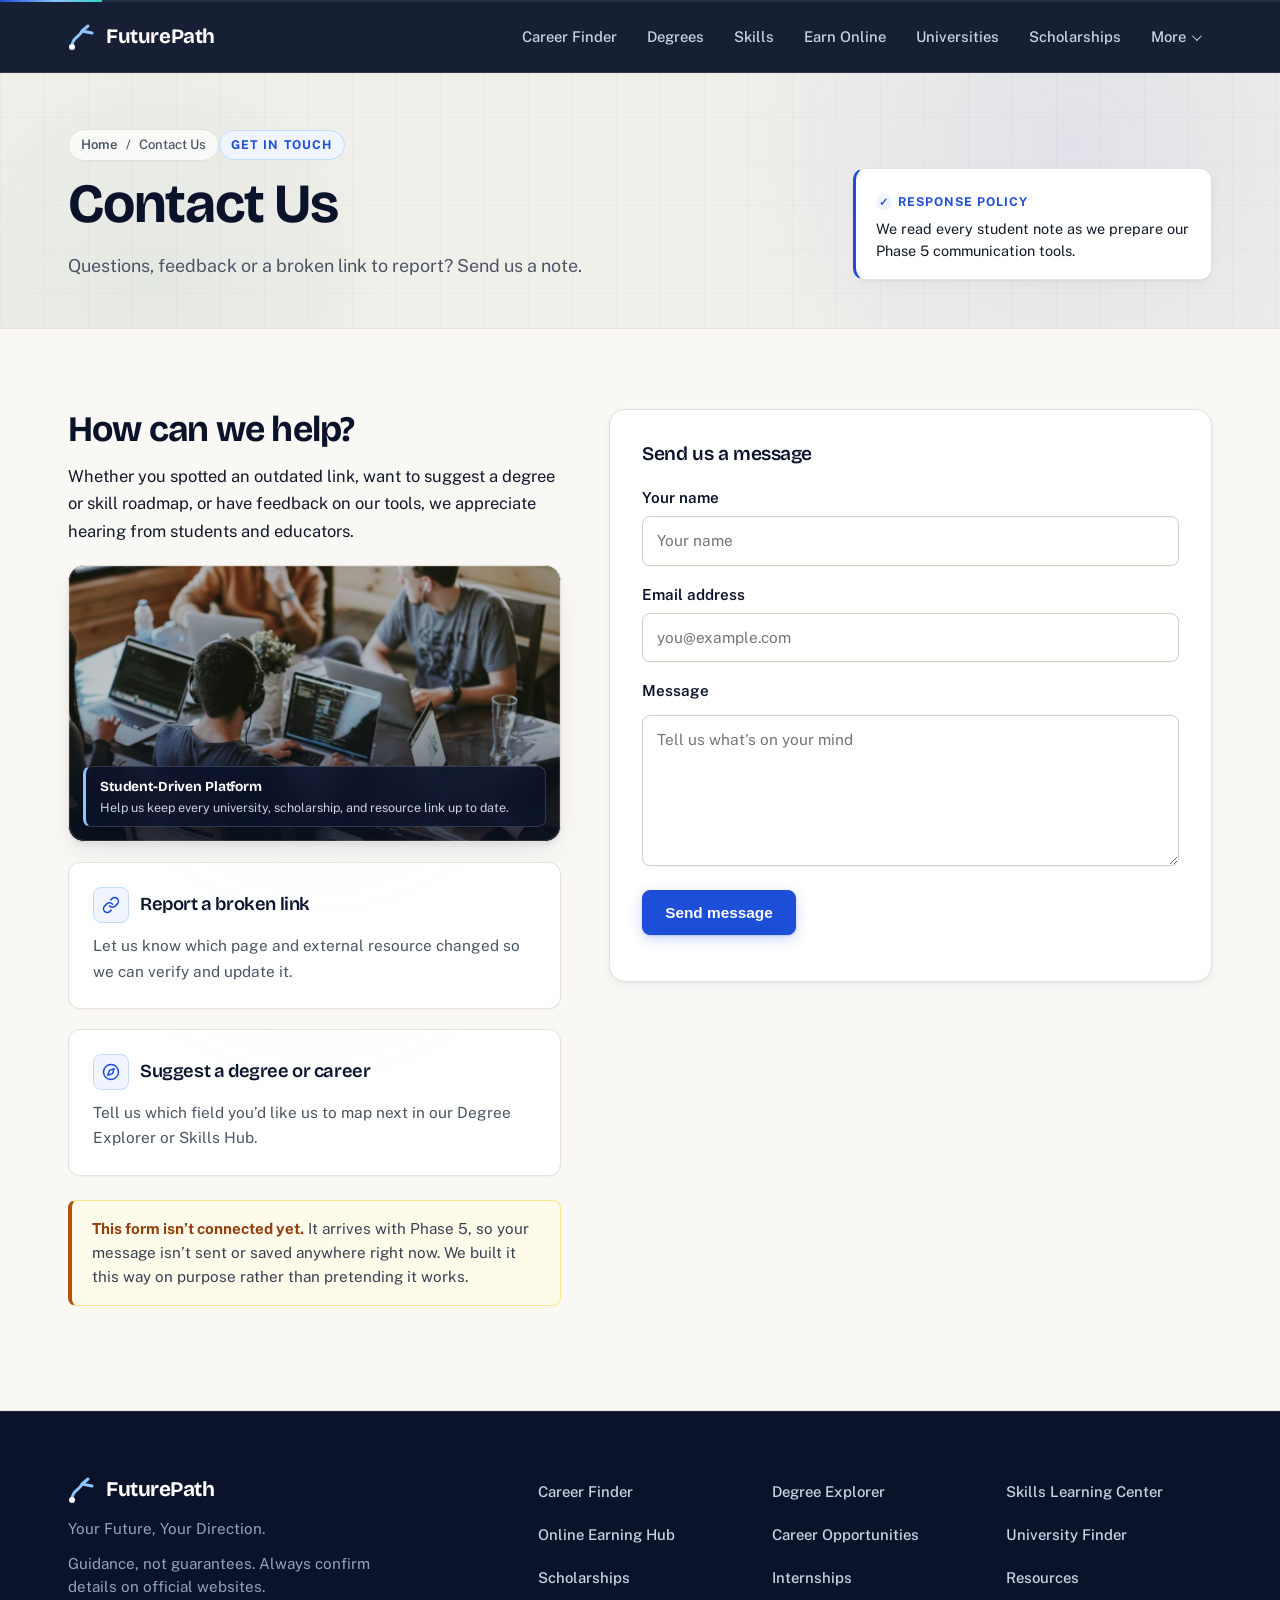
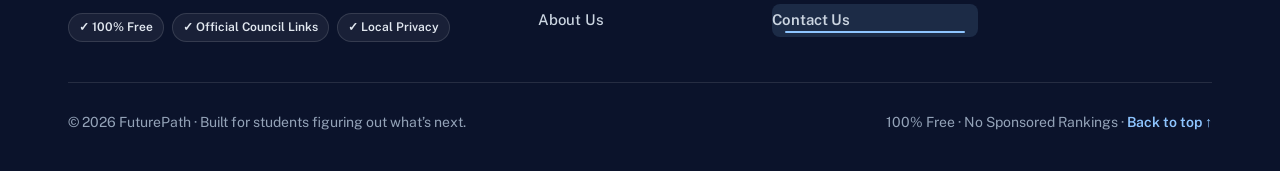
<file: contact.html>
<!DOCTYPE html>
<html lang="en"><head><meta charset="utf-8"><meta name="viewport" content="width=device-width,initial-scale=1">
<title>Contact Us | FuturePath</title><meta name="description" content="Get in touch with the FuturePath team to report a broken link or suggest a path.">
<meta property="og:title" content="Contact Us | FuturePath"><meta property="og:description" content="Get in touch with the FuturePath team to report a broken link or suggest a path."><meta property="og:type" content="website">
<meta name="theme-color" content="#0B132B">
<link rel="preconnect" href="https://fonts.googleapis.com"><link rel="preconnect" href="https://fonts.gstatic.com" crossorigin>
<link href="https://fonts.googleapis.com/css2?family=Bricolage+Grotesque:wght@600;700&family=Public+Sans:wght@400;500;600;700&display=swap" rel="stylesheet">
<link rel="stylesheet" href="assets/css/styles.css">
<script>document.documentElement.classList.add('js');window.setTimeout(function(){var e=document.querySelectorAll('.reveal:not(.in)');for(var i=0;i<e.length;i++)e[i].classList.add('in')},2500)</script>
<noscript><style>.reveal{opacity:1!important;transform:none!important}</style></noscript></head><body>
<a class="skip" href="#main">Skip to content</a>
<header class="site-header"><div class="nav-accent" aria-hidden="true"></div><div class="wrap bar">
<a class="logo" href="index.html" aria-label="FuturePath home"><svg width="28" height="28" viewBox="0 0 28 28" aria-hidden="true"><path d="M4 24 C4 14 12 14 14 8 M14 8 L20 3 M14 8 L24 10" fill="none" stroke="#8EC5FF" stroke-width="3" stroke-linecap="round"/><circle cx="4" cy="24" r="3" fill="#fff"/></svg>FuturePath</a>
<button class="menu-btn" aria-expanded="false" aria-controls="nav">Menu</button>
<nav id="nav" aria-label="Main"><a href="career-finder.html">Career Finder</a><a href="degree-explorer.html">Degrees</a><a href="skills.html">Skills</a><a href="online-earning.html">Earn Online</a><a href="universities.html">Universities</a><a href="scholarships.html">Scholarships</a><details class="more"><summary>More</summary><div><a href="careers.html">Careers</a><a href="internships.html">Internships</a><a href="resources.html">Resources</a><a href="about.html">About</a><a href="contact.html" aria-current="page">Contact</a></div></details></nav></div></header>
<main id="main"><section class="page-hero"><div class="wrap page-hero-grid"><div><div class="breadcrumb"><a href="index.html">Home</a> <span>/</span> <span>Contact Us</span></div><span class="eyebrow">Get in touch</span><h1>Contact Us</h1><p class="lead">Questions, feedback or a broken link to report? Send us a note.</p></div><aside class="page-hero-meta"><div class="meta-title">Response Policy</div><p>We read every student note as we prepare our Phase 5 communication tools.</p></aside></div></section><section class="sec reveal"><div class="wrap contact-layout"><div><h2>How can we help?</h2><p>Whether you spotted an outdated link, want to suggest a degree or skill roadmap, or have feedback on our tools, we appreciate hearing from students and educators.</p><div class="feature-img" style="margin:20px 0;aspect-ratio:16/9"><img src="assets/img/about-team.jpg" alt="University students collaborating and discussing feedback" width="800" height="450" loading="lazy" decoding="async"><div class="img-caption"><strong>Student-Driven Platform</strong><span>Help us keep every university, scholarship, and resource link up to date.</span></div></div><div class="card" style="margin:20px 0"><h3><span class="ic"><svg viewBox="0 0 24 24" stroke-linecap="round" stroke-linejoin="round"><path d="M10 13a5 5 0 0 0 7.54.54l3-3a5 5 0 0 0-7.07-7.07l-1.72 1.71"/><path d="M14 11a5 5 0 0 0-7.54-.54l-3 3a5 5 0 0 0 7.07 7.07l1.71-1.71"/></svg></span>Report a broken link</h3><p>Let us know which page and external resource changed so we can verify and update it.</p></div><div class="card" style="margin:20px 0"><h3><span class="ic"><svg viewBox="0 0 24 24" stroke-linecap="round" stroke-linejoin="round"><circle cx="12" cy="12" r="10"/><polygon points="16.24 7.76 14.12 14.12 7.76 16.24 9.88 9.88 16.24 7.76"/></svg></span>Suggest a degree or career</h3><p>Tell us which field you&rsquo;d like us to map next in our Degree Explorer or Skills Hub.</p></div><div class="note"><strong>This form isn&rsquo;t connected yet.</strong> It arrives with Phase 5, so your message isn&rsquo;t sent or saved anywhere right now. We built it this way on purpose rather than pretending it works.</div></div><div class="contact-card"><h3 style="margin-top:0;margin-bottom:18px">Send us a message</h3><form id="contact" novalidate><label for="cn">Your name</label><input id="cn" type="text" required placeholder="Your name" style="width:100%;margin-bottom:16px"><label for="ce">Email address</label><input id="ce" type="email" required placeholder="you@example.com" style="width:100%;margin-bottom:16px"><label for="cm">Message</label><textarea id="cm" rows="5" required placeholder="Tell us what's on your mind"></textarea><p style="margin-bottom:0"><button class="btn primary" type="submit">Send message</button></p><p id="cmsg" role="status" class="small" style="margin-top:10px"></p></form></div></div></section></main>
<footer class="site-footer"><div class="wrap"><div class="footer-top"><div class="brand-col"><strong class="logo-text"><svg width="28" height="28" viewBox="0 0 28 28" aria-hidden="true"><path d="M4 24 C4 14 12 14 14 8 M14 8 L20 3 M14 8 L24 10" fill="none" stroke="#8EC5FF" stroke-width="3" stroke-linecap="round"/><circle cx="4" cy="24" r="3" fill="#fff"/></svg>FuturePath</strong><p>Your Future, Your Direction.</p><p class="small">Guidance, not guarantees. Always confirm details on official websites.</p><div class="footer-badges"><span class="footer-pill">&#10003; 100% Free</span><span class="footer-pill">&#10003; Official Council Links</span><span class="footer-pill">&#10003; Local Privacy</span></div></div><nav aria-label="Footer"><a href="career-finder.html">Career Finder</a><a href="degree-explorer.html">Degree Explorer</a><a href="skills.html">Skills Learning Center</a><a href="online-earning.html">Online Earning Hub</a><a href="careers.html">Career Opportunities</a><a href="universities.html">University Finder</a><a href="scholarships.html">Scholarships</a><a href="internships.html">Internships</a><a href="resources.html">Resources</a><a href="about.html">About Us</a><a href="contact.html" aria-current="page">Contact Us</a></nav></div><p class="footer-bottom"><span>&copy; 2026 FuturePath &middot; Built for students figuring out what&rsquo;s next.</span><span>100% Free &middot; No Sponsored Rankings &middot; <a href="#main" class="back-top">Back to top &uarr;</a></span></p></div></footer>
<script src="assets/js/main.js"></script><script src="assets/js/data.js"></script><script src="assets/js/app.js"></script></body></html>
</file>
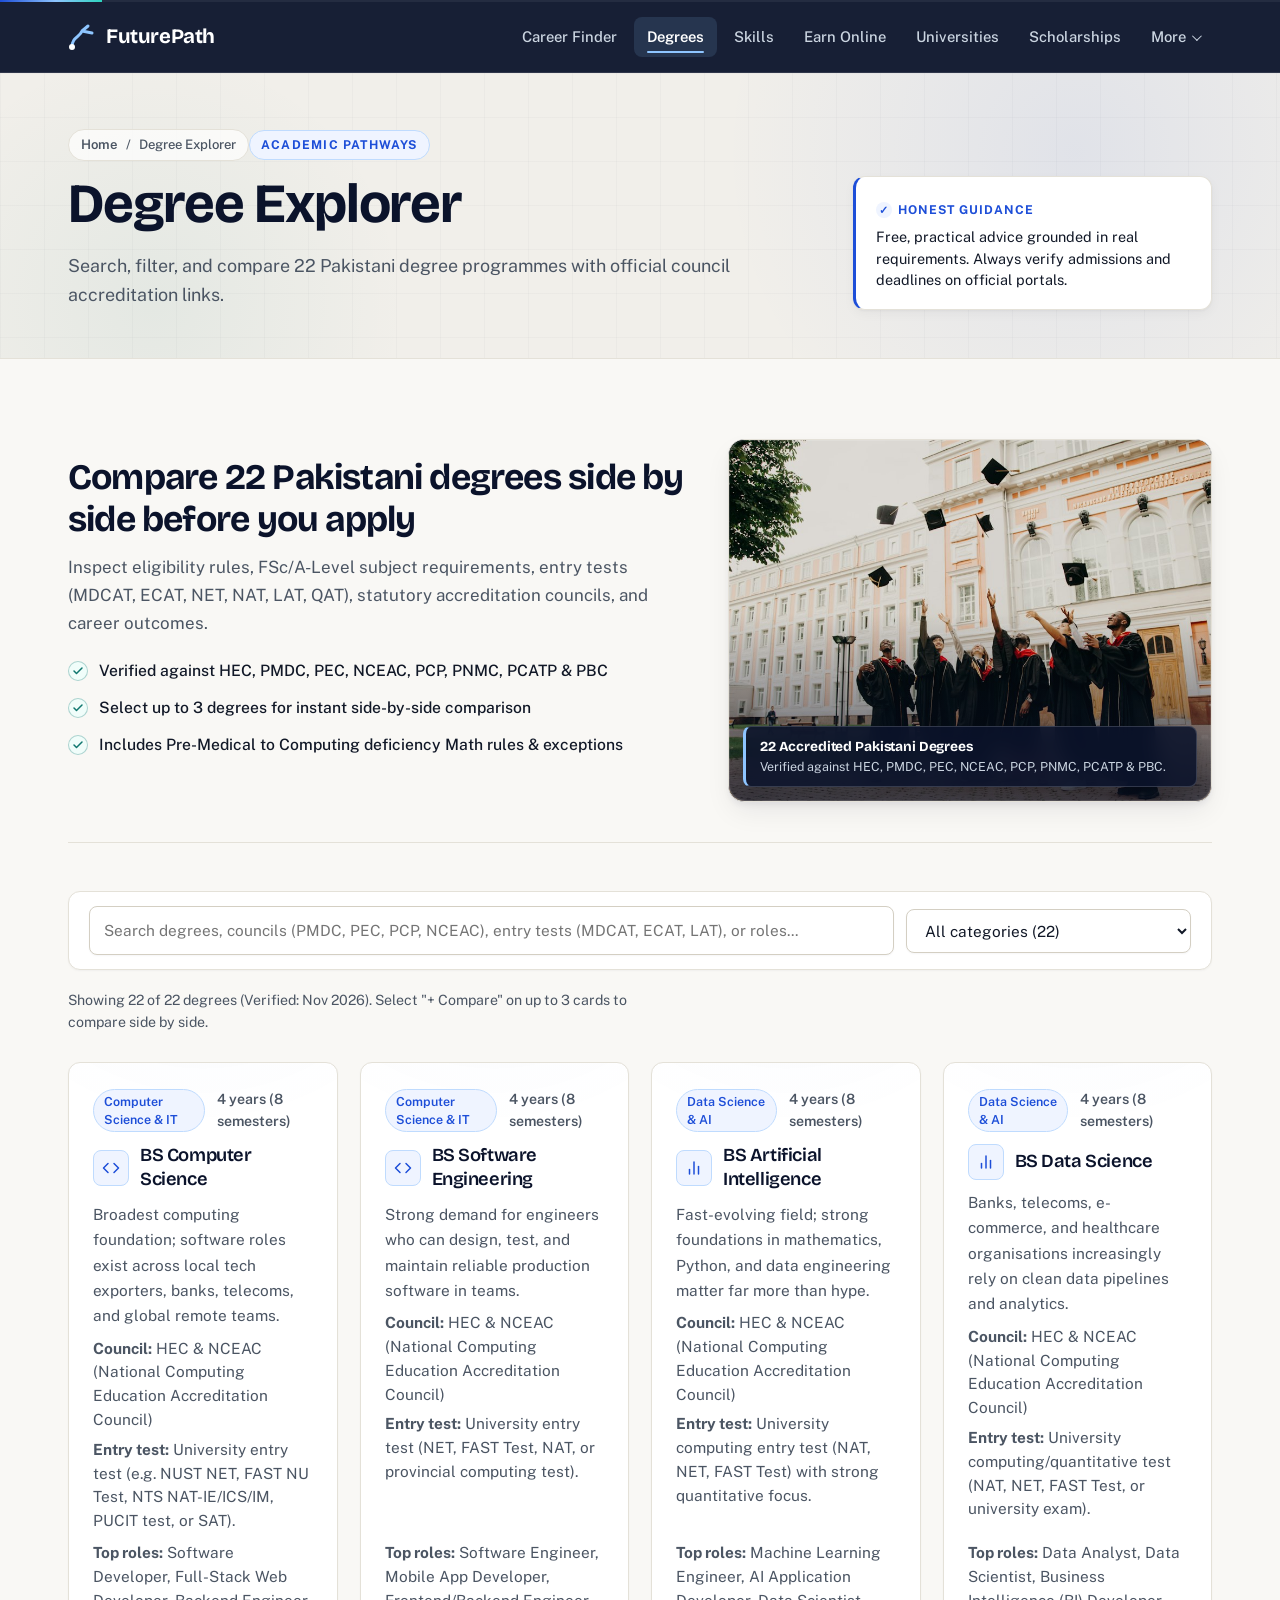
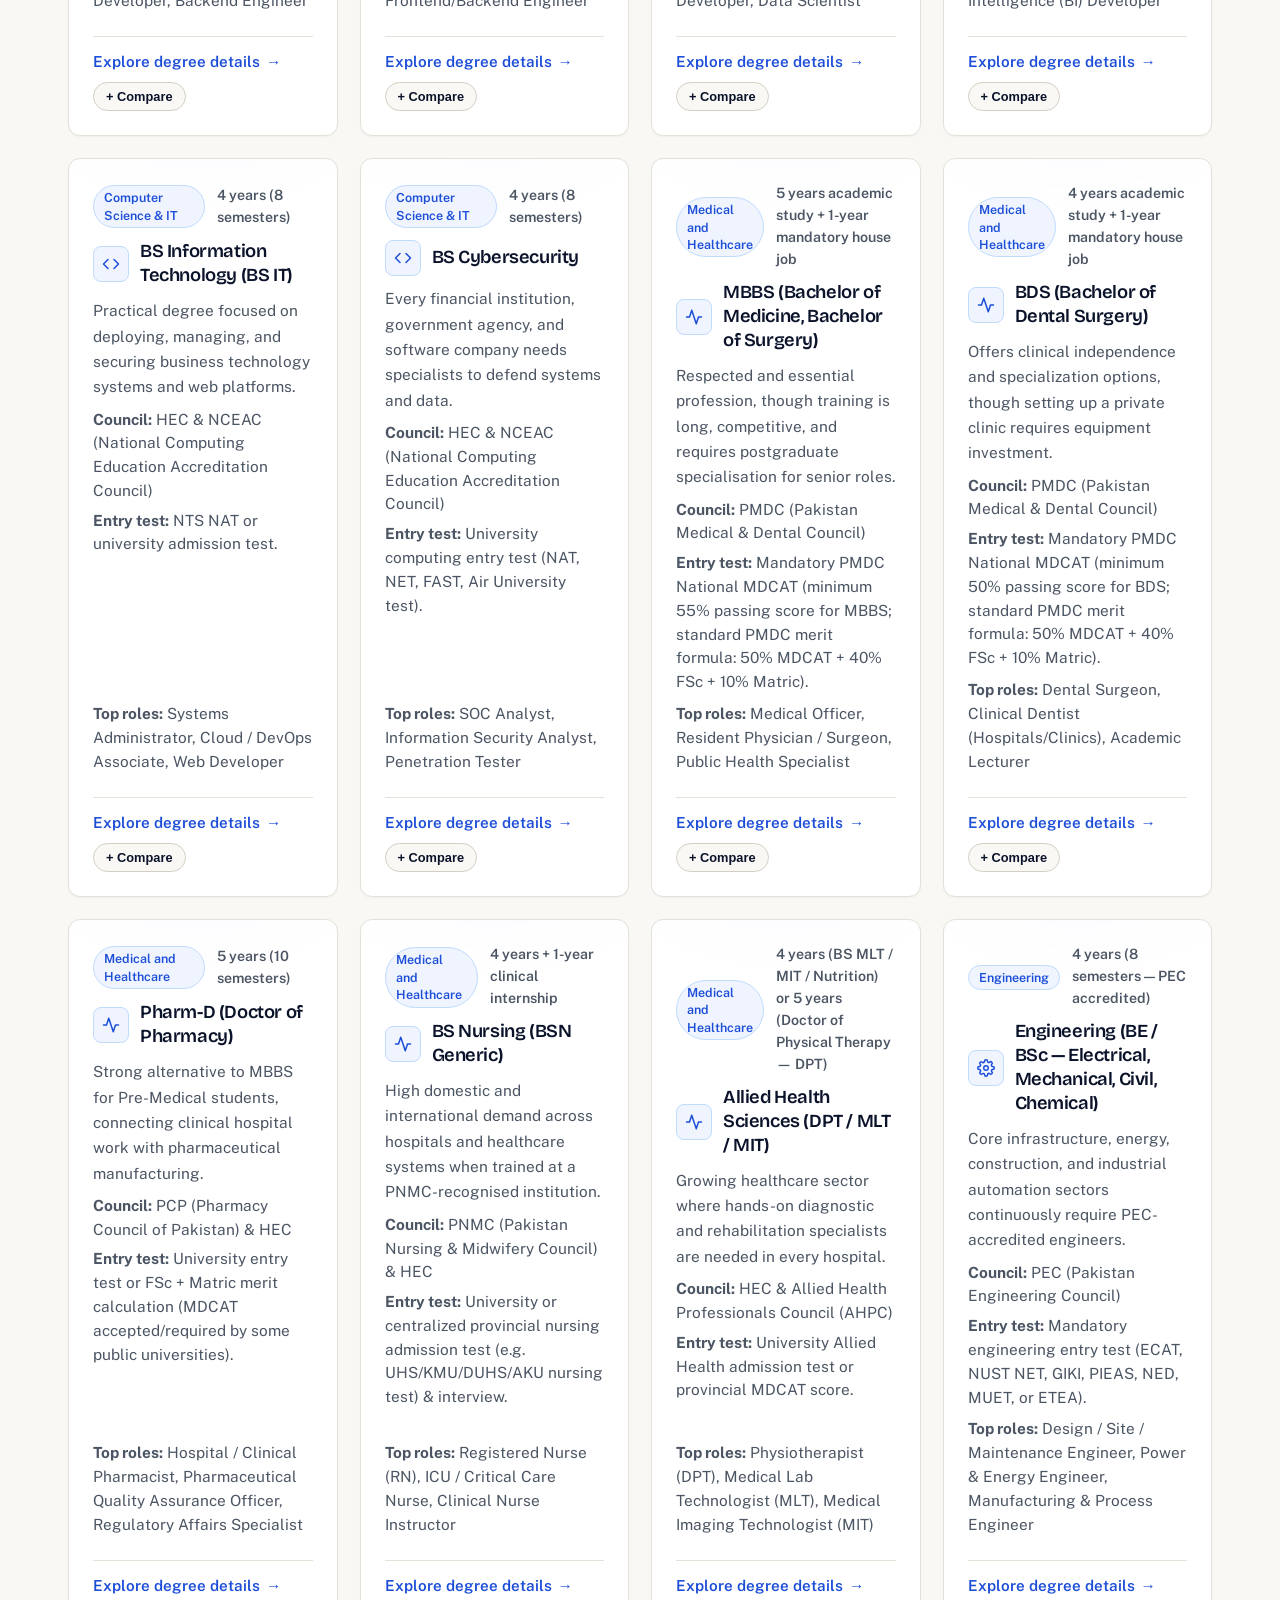
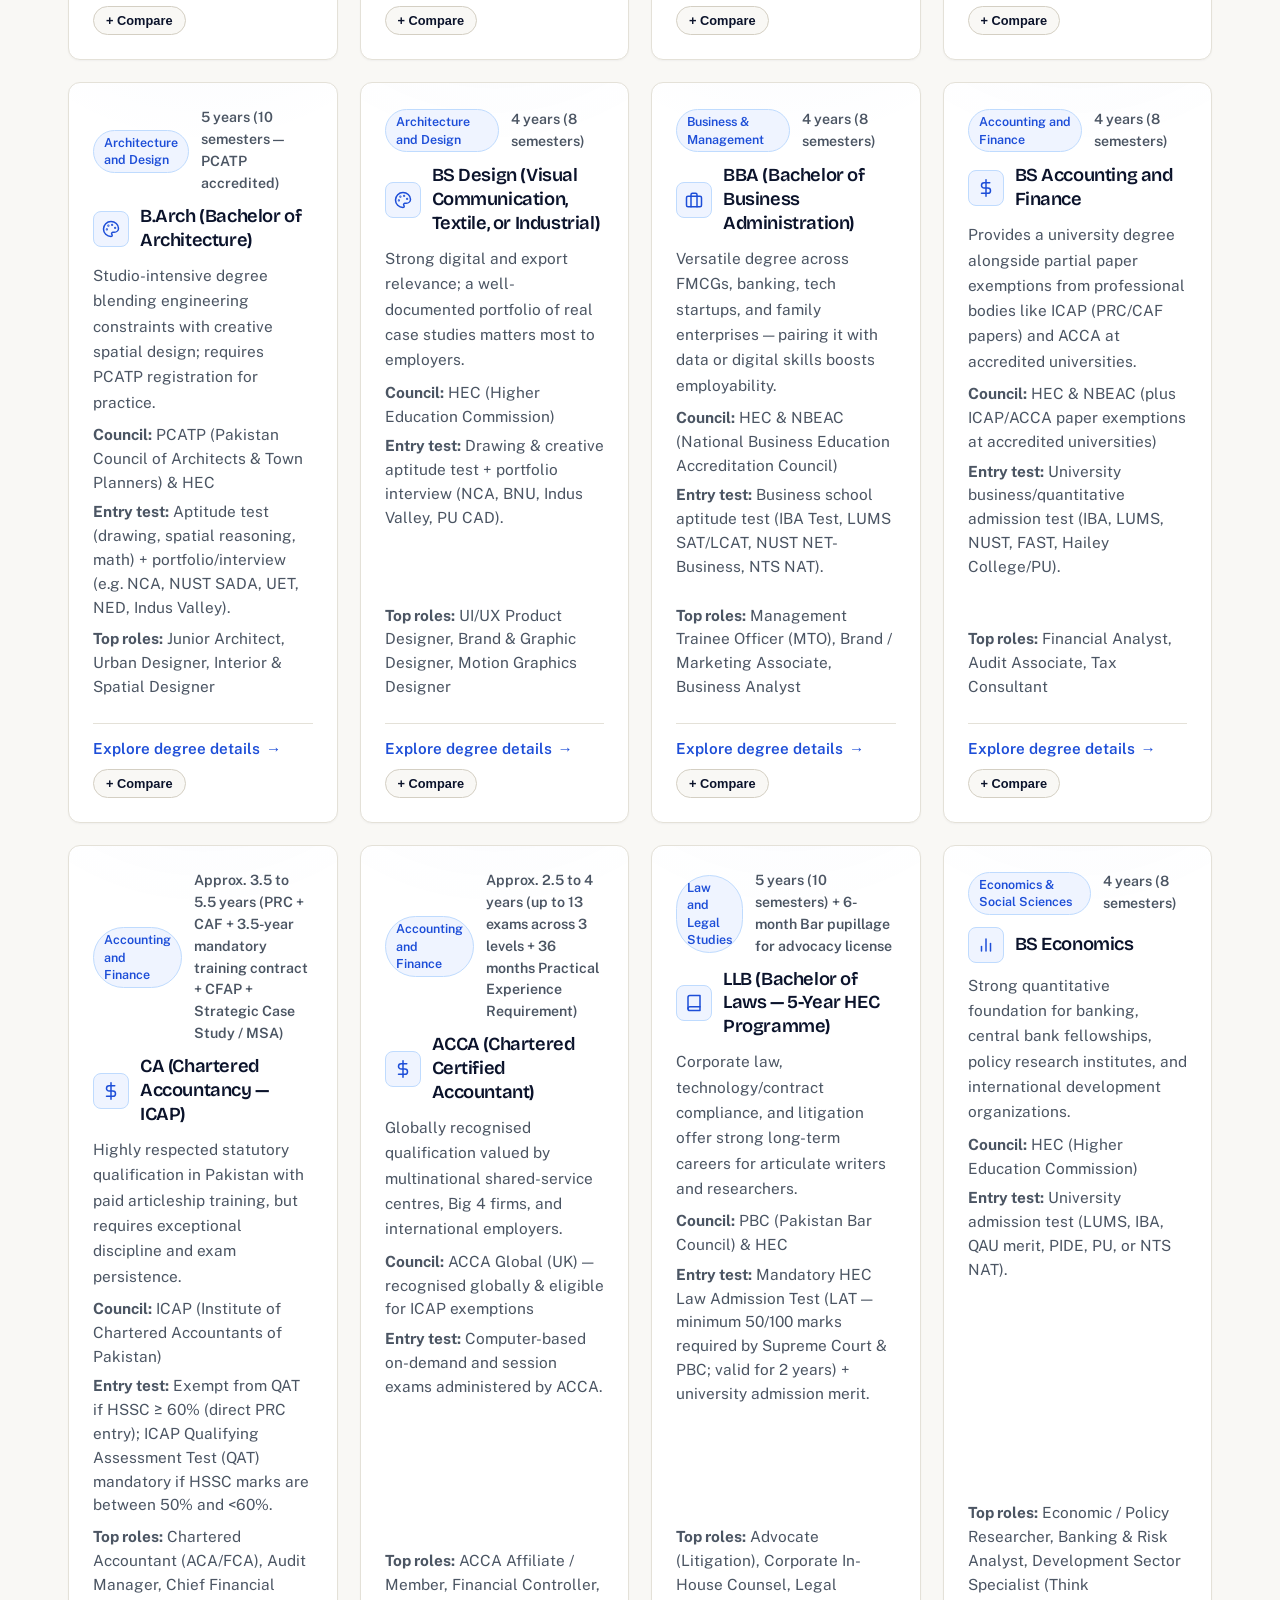
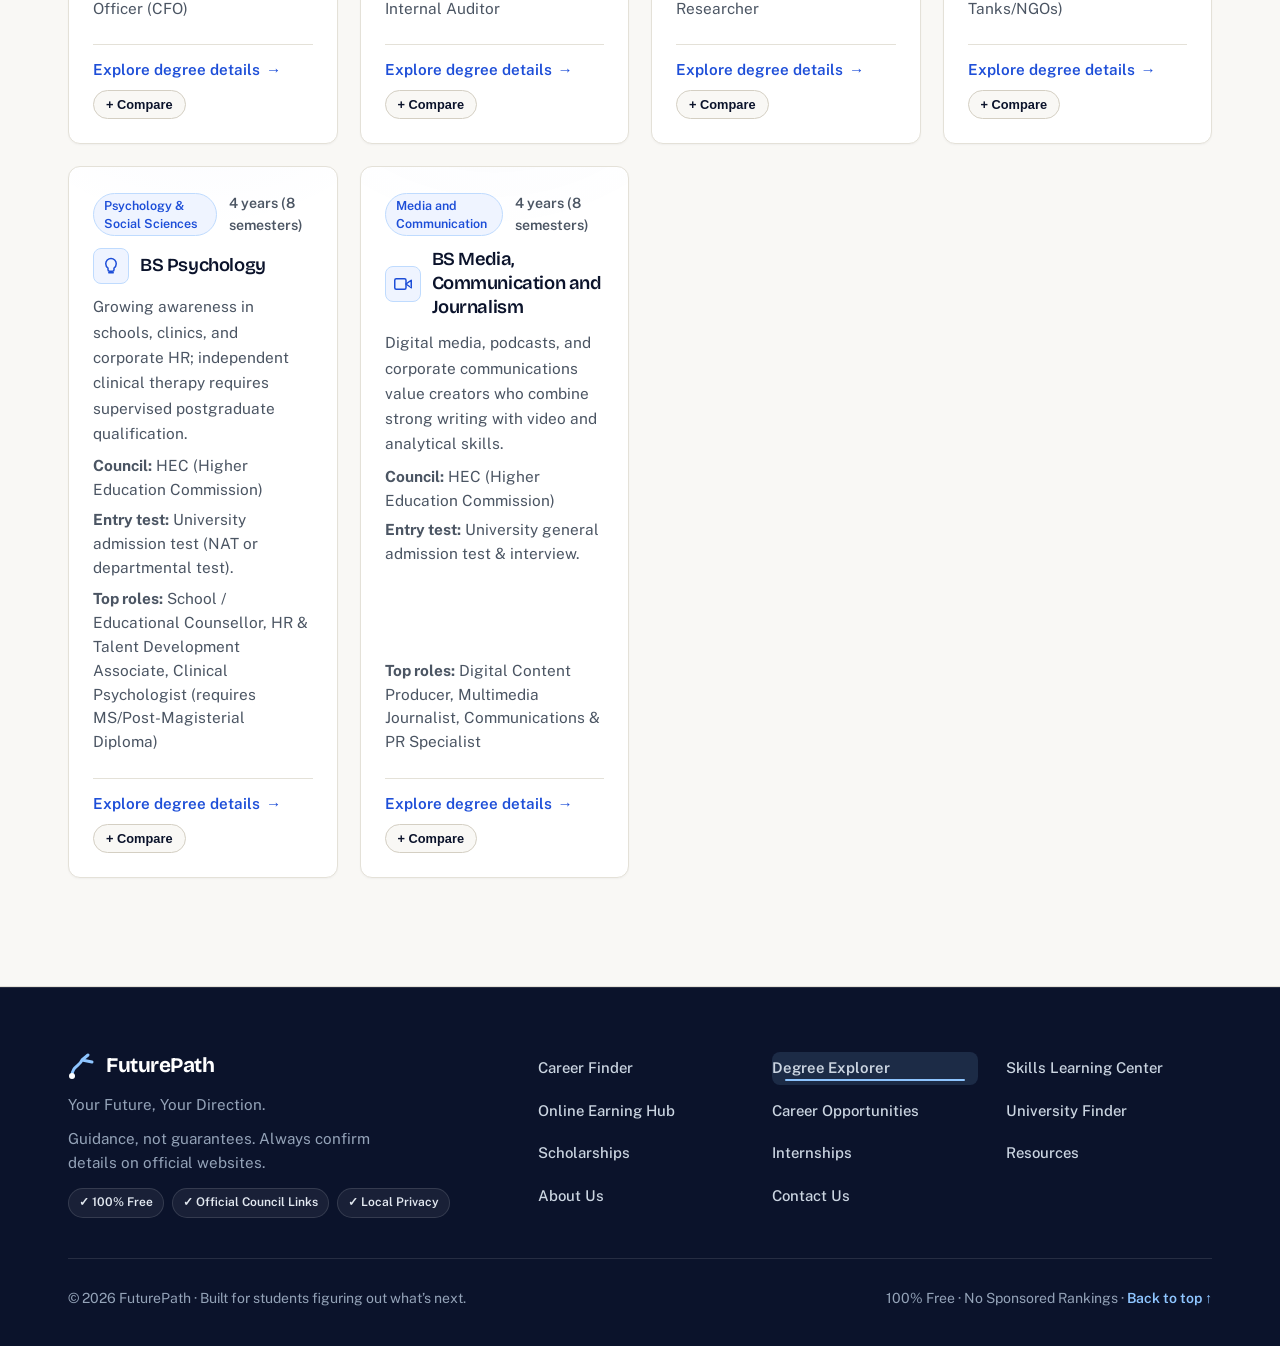
<file: degree-explorer.html>
<!DOCTYPE html>
<html lang="en"><head><meta charset="utf-8"><meta name="viewport" content="width=device-width,initial-scale=1">
<title>Degree Explorer | FuturePath</title><meta name="description" content="Search, filter, and compare 22 Pakistani degrees with official council accreditation links.">
<meta property="og:title" content="Degree Explorer | FuturePath"><meta property="og:description" content="Search, filter, and compare 22 Pakistani degrees with official council accreditation links."><meta property="og:type" content="website">
<meta name="theme-color" content="#0B132B">
<link rel="preconnect" href="https://fonts.googleapis.com"><link rel="preconnect" href="https://fonts.gstatic.com" crossorigin>
<link href="https://fonts.googleapis.com/css2?family=Bricolage+Grotesque:wght@600;700&family=Public+Sans:wght@400;500;600;700&display=swap" rel="stylesheet">
<link rel="stylesheet" href="assets/css/styles.css">
<script>document.documentElement.classList.add('js');window.setTimeout(function(){var e=document.querySelectorAll('.reveal:not(.in)');for(var i=0;i<e.length;i++)e[i].classList.add('in')},2500)</script>
<noscript><style>.reveal{opacity:1!important;transform:none!important}</style></noscript></head><body>
<a class="skip" href="#main">Skip to content</a>
<header class="site-header"><div class="nav-accent" aria-hidden="true"></div><div class="wrap bar">
<a class="logo" href="index.html" aria-label="FuturePath home"><svg width="28" height="28" viewBox="0 0 28 28" aria-hidden="true"><path d="M4 24 C4 14 12 14 14 8 M14 8 L20 3 M14 8 L24 10" fill="none" stroke="#8EC5FF" stroke-width="3" stroke-linecap="round"/><circle cx="4" cy="24" r="3" fill="#fff"/></svg>FuturePath</a>
<button class="menu-btn" aria-expanded="false" aria-controls="nav">Menu</button>
<nav id="nav" aria-label="Main"><a href="career-finder.html">Career Finder</a><a href="degree-explorer.html" aria-current="page">Degrees</a><a href="skills.html">Skills</a><a href="online-earning.html">Earn Online</a><a href="universities.html">Universities</a><a href="scholarships.html">Scholarships</a><details class="more"><summary>More</summary><div><a href="careers.html">Careers</a><a href="internships.html">Internships</a><a href="resources.html">Resources</a><a href="about.html">About</a><a href="contact.html">Contact</a></div></details></nav></div></header>
<main id="main"><section class="page-hero"><div class="wrap page-hero-grid"><div><div class="breadcrumb"><a href="index.html">Home</a> <span>/</span> <span>Degree Explorer</span></div><span class="eyebrow">Academic Pathways</span><h1>Degree Explorer</h1><p class="lead">Search, filter, and compare 22 Pakistani degree programmes with official council accreditation links.</p></div><aside class="page-hero-meta"><div class="meta-title">Honest Guidance</div><p>Free, practical advice grounded in real requirements. Always verify admissions and deadlines on official portals.</p></aside></div></section><section class="sec reveal"><div class="wrap"><div class="editorial-intro"><div class="feature" style="grid-template-columns:1fr"><div><h2>Compare 22 Pakistani degrees side by side before you apply</h2><p class="lead">Inspect eligibility rules, FSc/A-Level subject requirements, entry tests (MDCAT, ECAT, NET, NAT, LAT, QAT), statutory accreditation councils, and career outcomes.</p><ul class="check"><li>Verified against HEC, PMDC, PEC, NCEAC, PCP, PNMC, PCATP &amp; PBC</li><li>Select up to 3 degrees for instant side-by-side comparison</li><li>Includes Pre-Medical to Computing deficiency Math rules &amp; exceptions</li></ul></div></div><div class="feature-img"><img src="assets/img/graduation-campus.jpg" alt="University graduates celebrating on campus with mortarboards" width="800" height="600" loading="lazy" decoding="async"><div class="img-caption"><strong>22 Accredited Pakistani Degrees</strong><span>Verified against HEC, PMDC, PEC, NCEAC, PCP, PNMC, PCATP &amp; PBC.</span></div></div></div><div id="app" data-page="degree-explorer"></div></div></section></main>
<footer class="site-footer"><div class="wrap"><div class="footer-top"><div class="brand-col"><strong class="logo-text"><svg width="28" height="28" viewBox="0 0 28 28" aria-hidden="true"><path d="M4 24 C4 14 12 14 14 8 M14 8 L20 3 M14 8 L24 10" fill="none" stroke="#8EC5FF" stroke-width="3" stroke-linecap="round"/><circle cx="4" cy="24" r="3" fill="#fff"/></svg>FuturePath</strong><p>Your Future, Your Direction.</p><p class="small">Guidance, not guarantees. Always confirm details on official websites.</p><div class="footer-badges"><span class="footer-pill">&#10003; 100% Free</span><span class="footer-pill">&#10003; Official Council Links</span><span class="footer-pill">&#10003; Local Privacy</span></div></div><nav aria-label="Footer"><a href="career-finder.html">Career Finder</a><a href="degree-explorer.html" aria-current="page">Degree Explorer</a><a href="skills.html">Skills Learning Center</a><a href="online-earning.html">Online Earning Hub</a><a href="careers.html">Career Opportunities</a><a href="universities.html">University Finder</a><a href="scholarships.html">Scholarships</a><a href="internships.html">Internships</a><a href="resources.html">Resources</a><a href="about.html">About Us</a><a href="contact.html">Contact Us</a></nav></div><p class="footer-bottom"><span>&copy; 2026 FuturePath &middot; Built for students figuring out what&rsquo;s next.</span><span>100% Free &middot; No Sponsored Rankings &middot; <a href="#main" class="back-top">Back to top &uarr;</a></span></p></div></footer>
<script src="assets/js/main.js"></script><script src="assets/js/data.js"></script><script src="assets/js/app.js"></script></body></html>
</file>
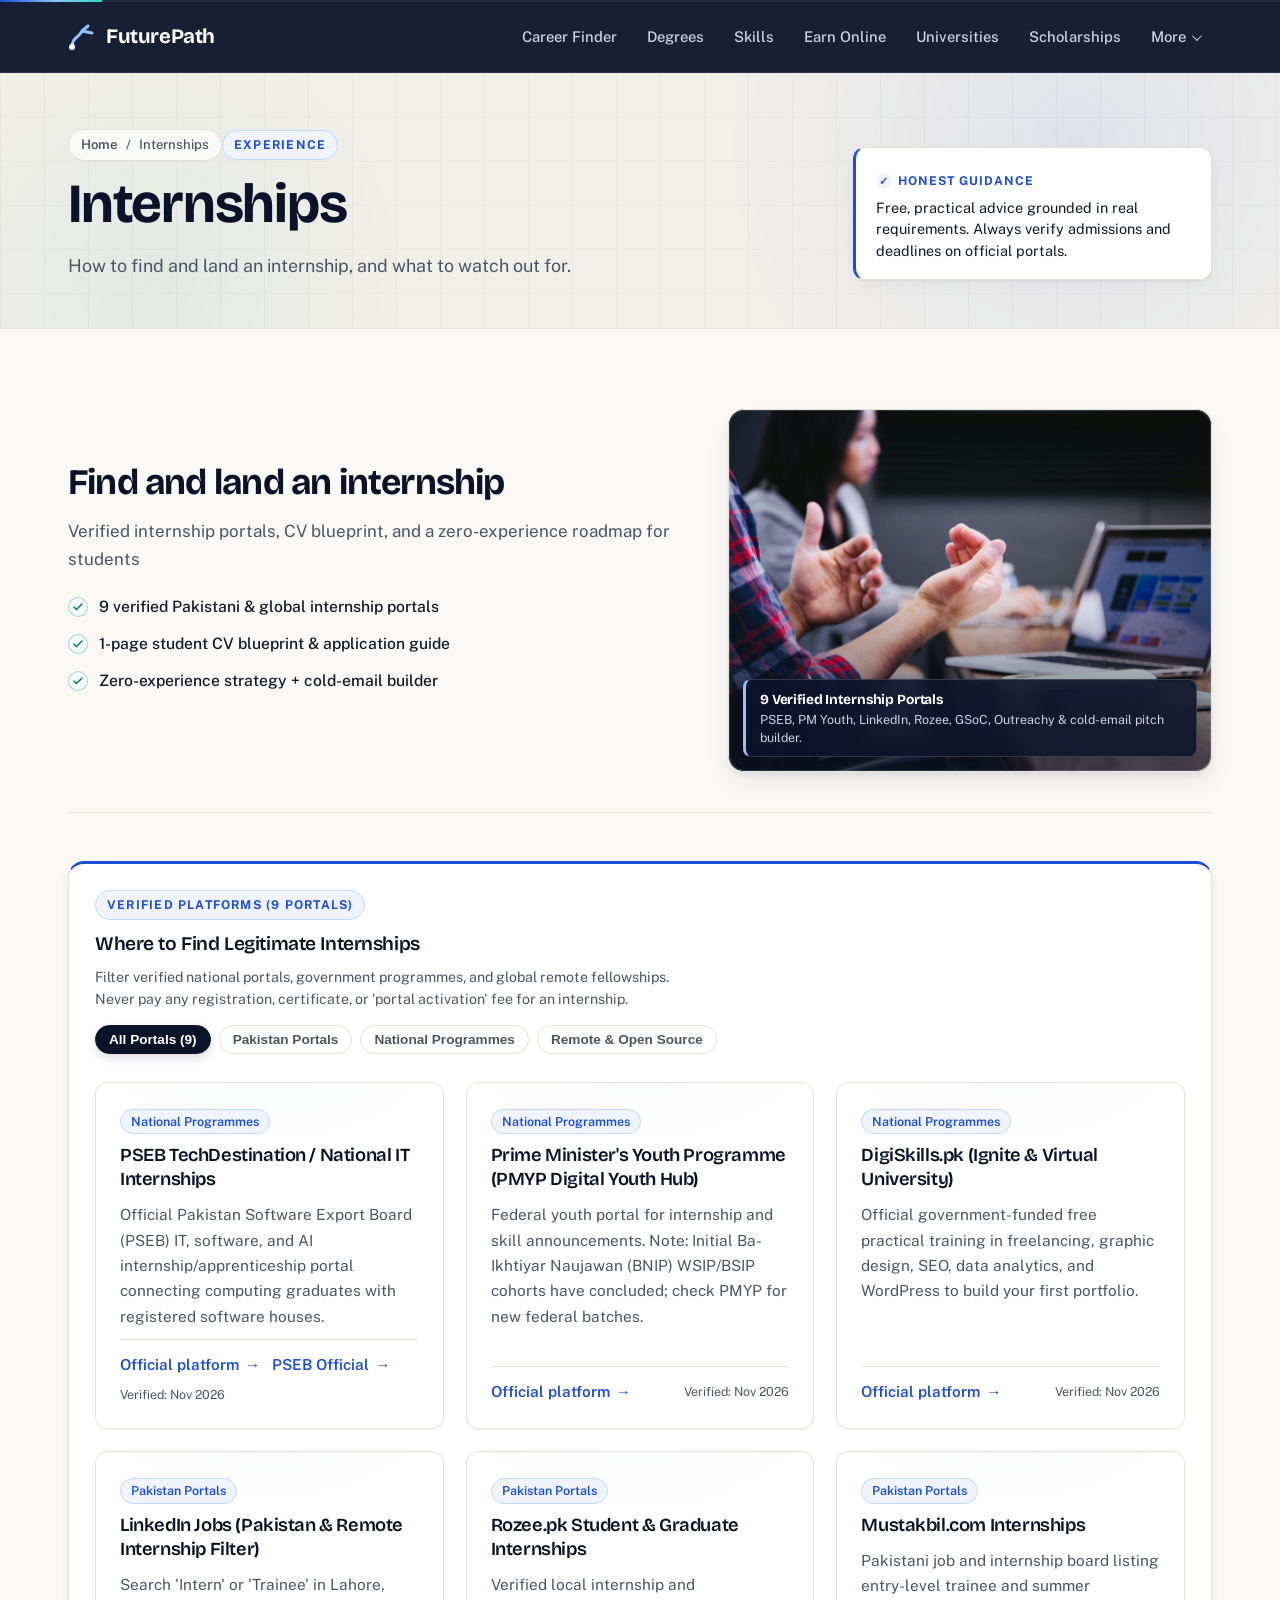
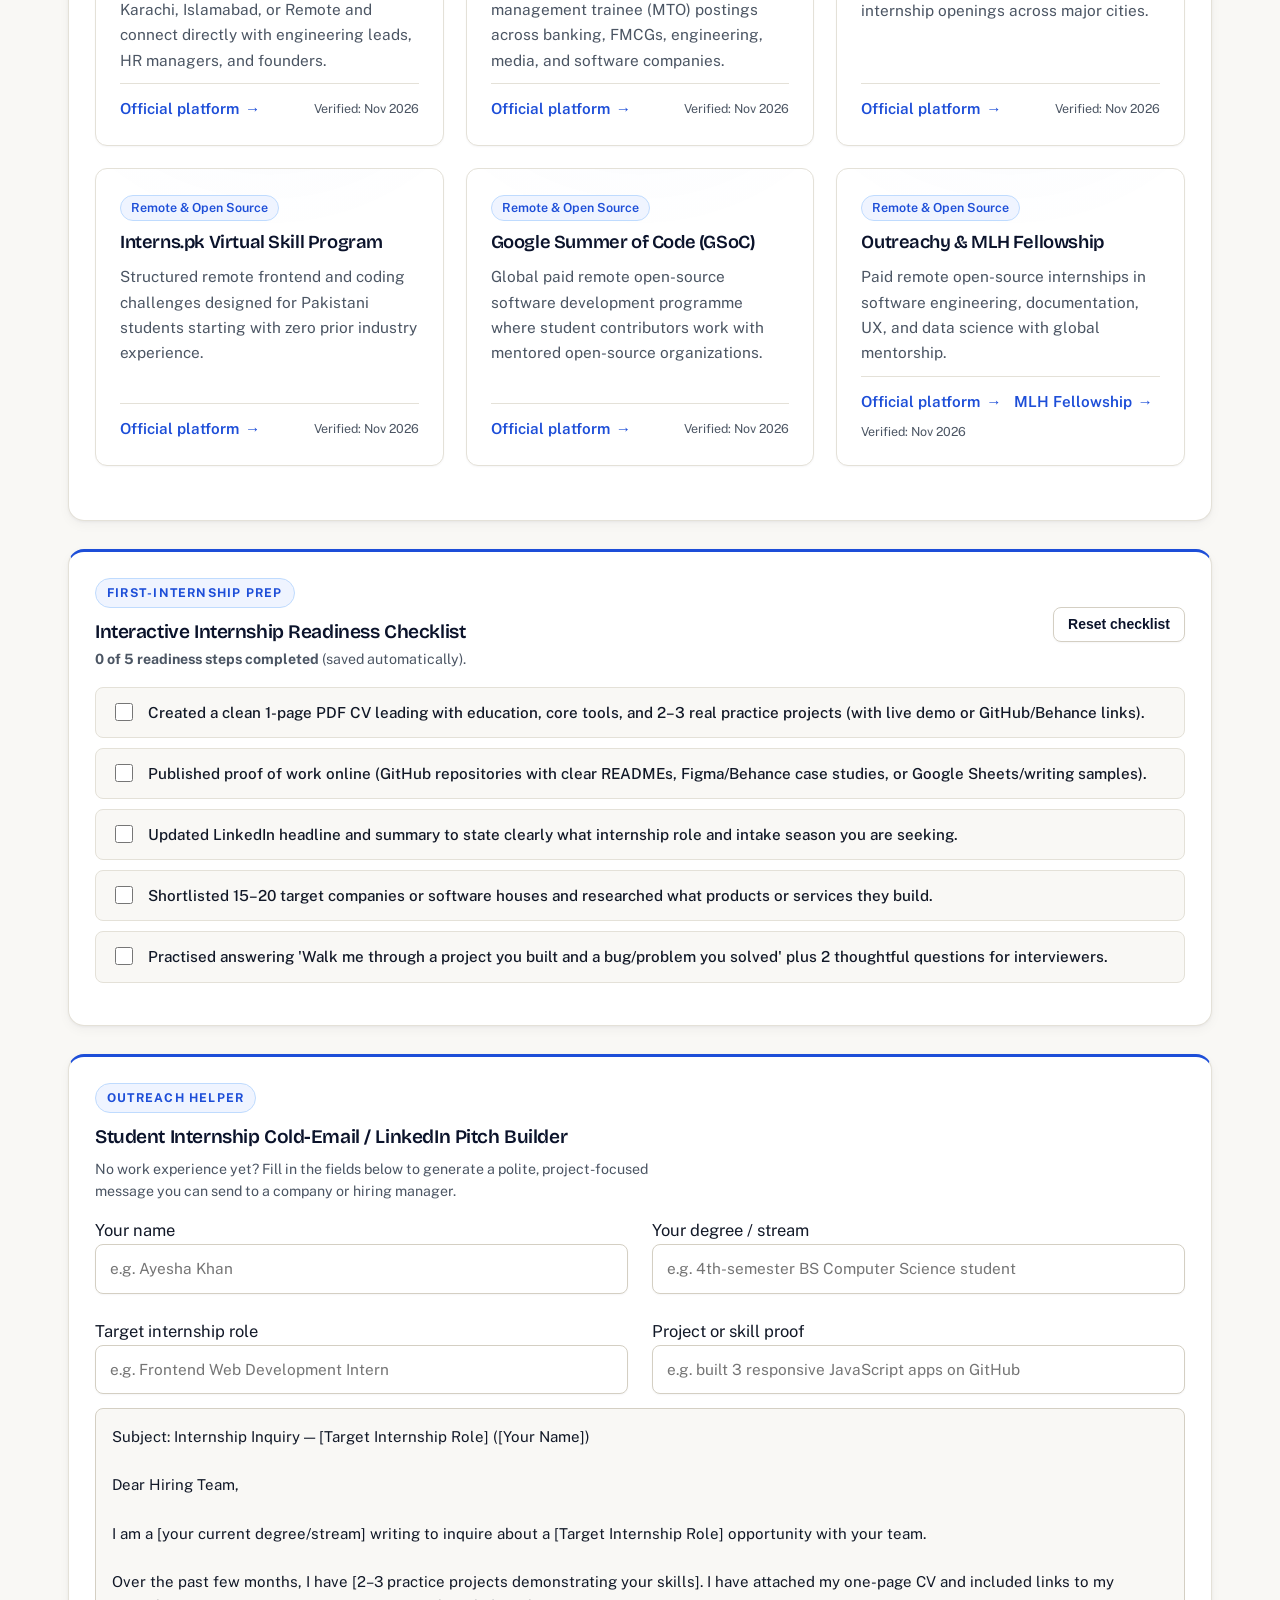
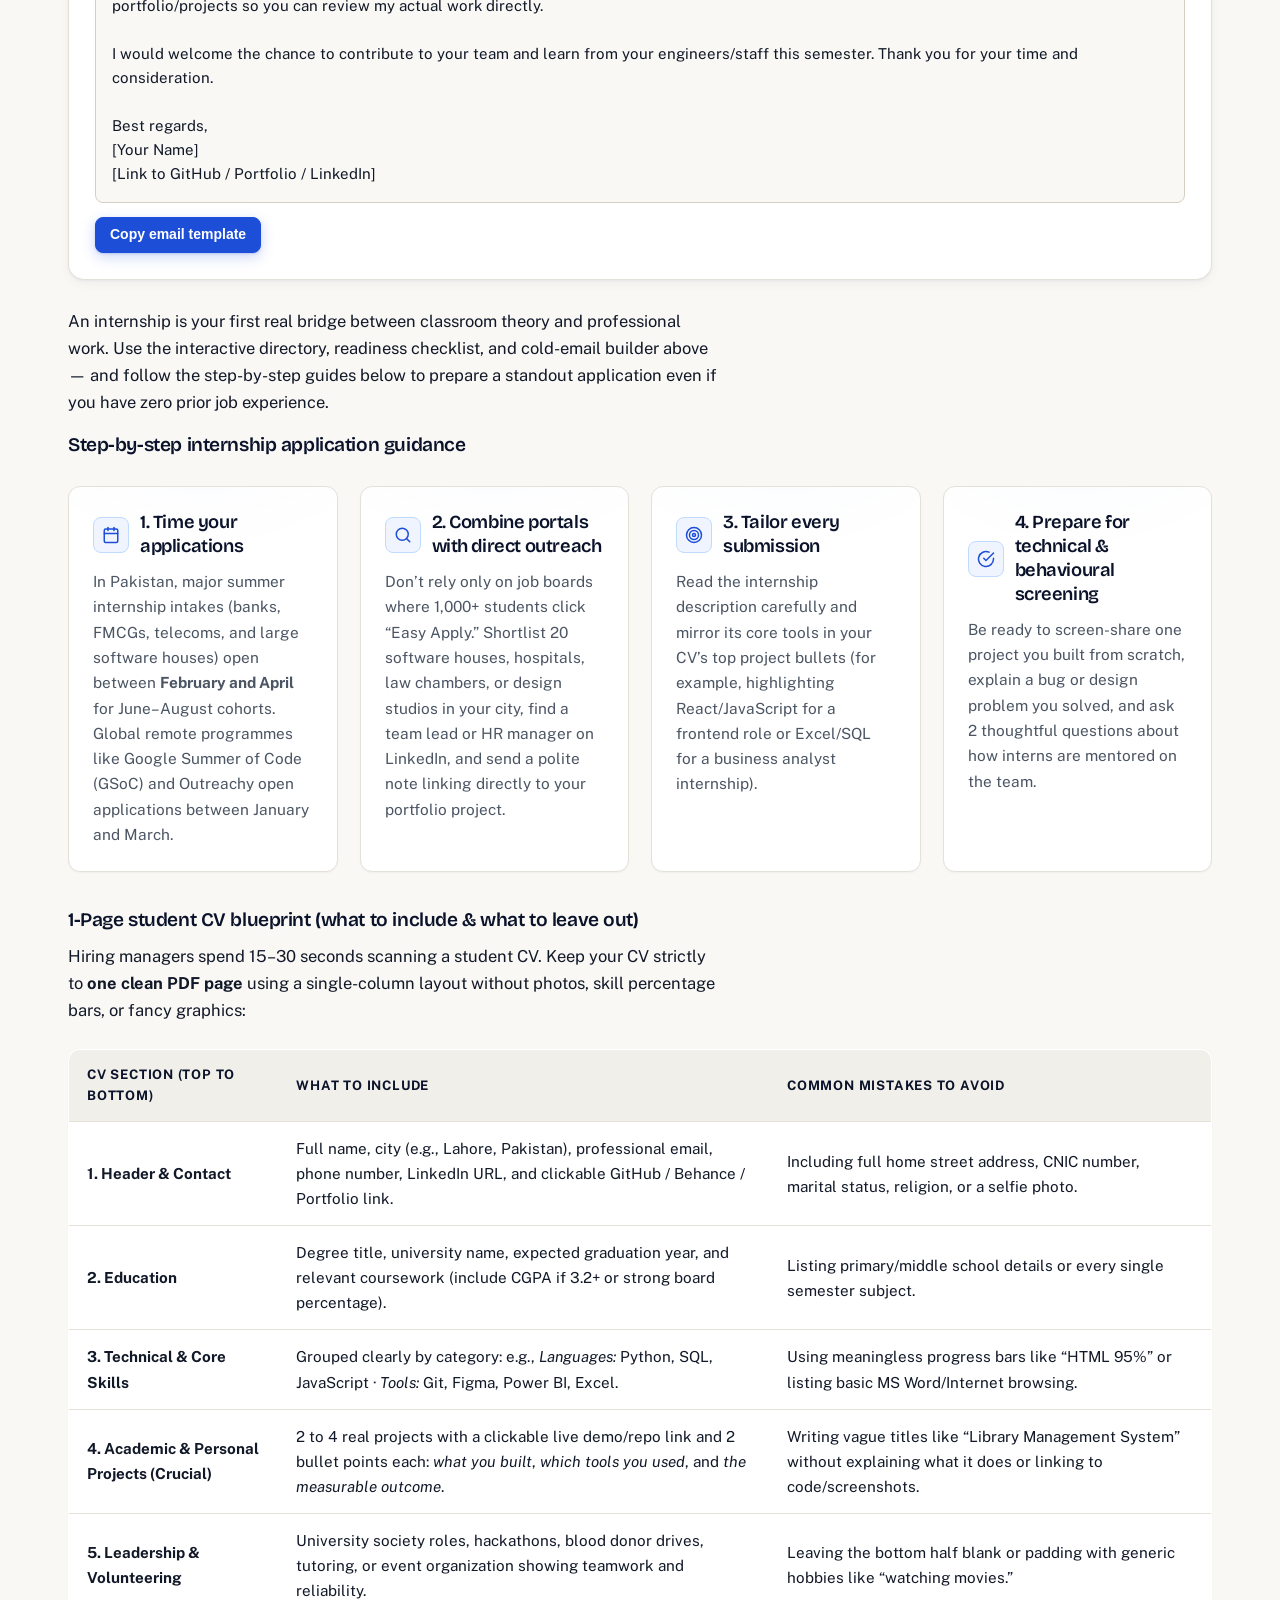
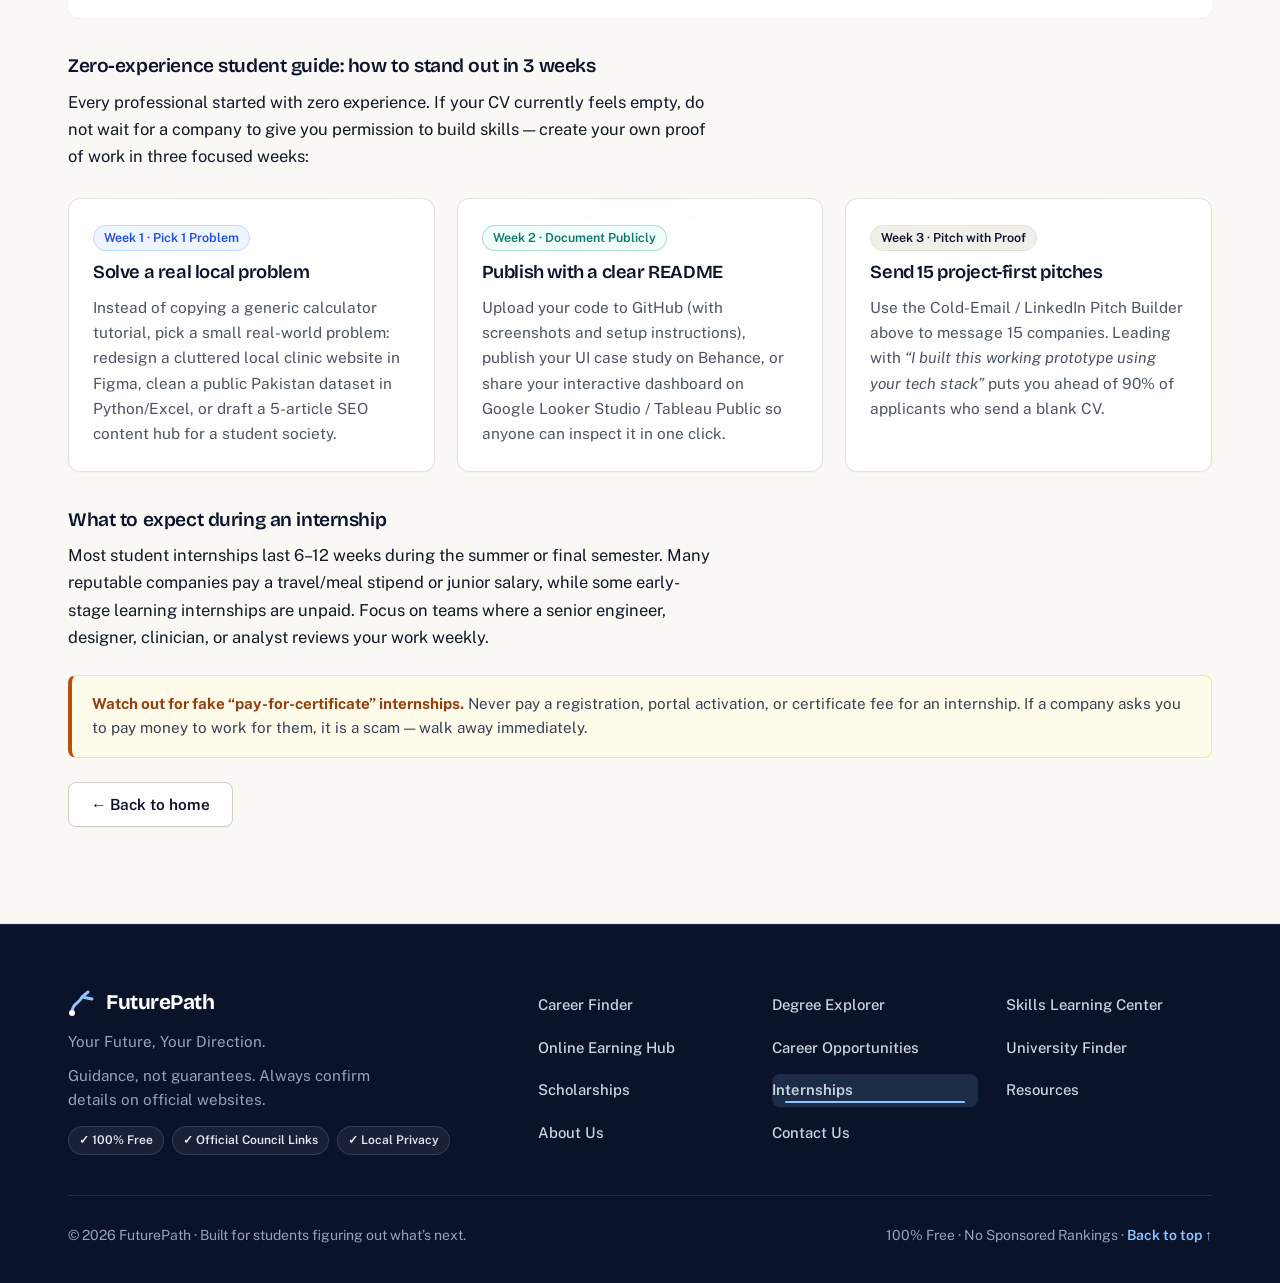
<file: internships.html>
<!DOCTYPE html>
<html lang="en"><head><meta charset="utf-8"><meta name="viewport" content="width=device-width,initial-scale=1">
<title>Internships | FuturePath</title><meta name="description" content="9 verified internship portals, 1-page CV blueprint, and how to land your first role.">
<meta property="og:title" content="Internships | FuturePath"><meta property="og:description" content="9 verified internship portals, 1-page CV blueprint, and how to land your first role."><meta property="og:type" content="website">
<meta name="theme-color" content="#0B132B">
<link rel="preconnect" href="https://fonts.googleapis.com"><link rel="preconnect" href="https://fonts.gstatic.com" crossorigin>
<link href="https://fonts.googleapis.com/css2?family=Bricolage+Grotesque:wght@600;700&family=Public+Sans:wght@400;500;600;700&display=swap" rel="stylesheet">
<link rel="stylesheet" href="assets/css/styles.css">
<script>document.documentElement.classList.add('js');window.setTimeout(function(){var e=document.querySelectorAll('.reveal:not(.in)');for(var i=0;i<e.length;i++)e[i].classList.add('in')},2500)</script>
<noscript><style>.reveal{opacity:1!important;transform:none!important}</style></noscript></head><body>
<a class="skip" href="#main">Skip to content</a>
<header class="site-header"><div class="nav-accent" aria-hidden="true"></div><div class="wrap bar">
<a class="logo" href="index.html" aria-label="FuturePath home"><svg width="28" height="28" viewBox="0 0 28 28" aria-hidden="true"><path d="M4 24 C4 14 12 14 14 8 M14 8 L20 3 M14 8 L24 10" fill="none" stroke="#8EC5FF" stroke-width="3" stroke-linecap="round"/><circle cx="4" cy="24" r="3" fill="#fff"/></svg>FuturePath</a>
<button class="menu-btn" aria-expanded="false" aria-controls="nav">Menu</button>
<nav id="nav" aria-label="Main"><a href="career-finder.html">Career Finder</a><a href="degree-explorer.html">Degrees</a><a href="skills.html">Skills</a><a href="online-earning.html">Earn Online</a><a href="universities.html">Universities</a><a href="scholarships.html">Scholarships</a><details class="more"><summary>More</summary><div><a href="careers.html">Careers</a><a href="internships.html" aria-current="page">Internships</a><a href="resources.html">Resources</a><a href="about.html">About</a><a href="contact.html">Contact</a></div></details></nav></div></header>
<main id="main"><section class="page-hero"><div class="wrap page-hero-grid"><div><div class="breadcrumb"><a href="index.html">Home</a> <span>/</span> <span>Internships</span></div><span class="eyebrow">Experience</span><h1>Internships</h1><p class="lead">How to find and land an internship, and what to watch out for.</p></div><aside class="page-hero-meta"><div class="meta-title">Honest Guidance</div><p>Free, practical advice grounded in real requirements. Always verify admissions and deadlines on official portals.</p></aside></div></section><section class="sec reveal"><div class="wrap"><div class="editorial-intro"><div class="feature" style="grid-template-columns:1fr"><div><h2>Find and land an internship</h2><p class="lead">Verified internship portals, CV blueprint, and a zero-experience roadmap for students</p><ul class="check"><li>9 verified Pakistani &amp; global internship portals</li><li>1-page student CV blueprint &amp; application guide</li><li>Zero-experience strategy + cold-email builder</li></ul></div></div><div class="feature-img"><img src="assets/img/internship-office.jpg" alt="Mentor and intern reviewing a laptop project in a modern office" width="800" height="600" loading="lazy" decoding="async"><div class="img-caption"><strong>9 Verified Internship Portals</strong><span>PSEB, PM Youth, LinkedIn, Rozee, GSoC, Outreachy &amp; cold-email pitch builder.</span></div></div></div><div><div id="app" data-page="internships"></div><p>An internship is your first real bridge between classroom theory and professional work. Use the interactive directory, readiness checklist, and cold-email builder above &mdash; and follow the step-by-step guides below to prepare a standout application even if you have zero prior job experience.</p>

<h3>Step-by-step internship application guidance</h3>
<div class="grid">
  <article class="card">
    <h3><span class="ic"><svg viewBox="0 0 24 24" stroke-linecap="round" stroke-linejoin="round"><rect x="3" y="4" width="18" height="18" rx="2" ry="2"/><line x1="16" y1="2" x2="16" y2="6"/><line x1="8" y1="2" x2="8" y2="6"/><line x1="3" y1="10" x2="21" y2="10"/></svg></span>1. Time your applications</h3>
    <p>In Pakistan, major summer internship intakes (banks, FMCGs, telecoms, and large software houses) open between <strong>February and April</strong> for June&ndash;August cohorts. Global remote programmes like Google Summer of Code (GSoC) and Outreachy open applications between January and March.</p>
  </article>
  <article class="card">
    <h3><span class="ic"><svg viewBox="0 0 24 24" stroke-linecap="round" stroke-linejoin="round"><circle cx="11" cy="11" r="8"/><line x1="21" y1="21" x2="16.65" y2="16.65"/></svg></span>2. Combine portals with direct outreach</h3>
    <p>Don&rsquo;t rely only on job boards where 1,000+ students click &ldquo;Easy Apply.&rdquo; Shortlist 20 software houses, hospitals, law chambers, or design studios in your city, find a team lead or HR manager on LinkedIn, and send a polite note linking directly to your portfolio project.</p>
  </article>
  <article class="card">
    <h3><span class="ic"><svg viewBox="0 0 24 24" stroke-linecap="round" stroke-linejoin="round"><circle cx="12" cy="12" r="10"/><circle cx="12" cy="12" r="6"/><circle cx="12" cy="12" r="2"/></svg></span>3. Tailor every submission</h3>
    <p>Read the internship description carefully and mirror its core tools in your CV&rsquo;s top project bullets (for example, highlighting React/JavaScript for a frontend role or Excel/SQL for a business analyst internship).</p>
  </article>
  <article class="card">
    <h3><span class="ic"><svg viewBox="0 0 24 24" stroke-linecap="round" stroke-linejoin="round"><path d="M22 11.08V12a10 10 0 1 1-5.93-9.14"/><polyline points="22 4 12 14.01 9 11.01"/></svg></span>4. Prepare for technical &amp; behavioural screening</h3>
    <p>Be ready to screen-share one project you built from scratch, explain a bug or design problem you solved, and ask 2 thoughtful questions about how interns are mentored on the team.</p>
  </article>
</div>

<h3 style="margin-top:36px">1-Page student CV blueprint (what to include &amp; what to leave out)</h3>
<p>Hiring managers spend 15&ndash;30 seconds scanning a student CV. Keep your CV strictly to <strong>one clean PDF page</strong> using a single-column layout without photos, skill percentage bars, or fancy graphics:</p>
<table class="info-table">
  <thead><tr><th>CV Section (Top to Bottom)</th><th>What to Include</th><th>Common Mistakes to Avoid</th></tr></thead>
  <tbody>
    <tr><td><strong>1. Header &amp; Contact</strong></td><td>Full name, city (e.g., Lahore, Pakistan), professional email, phone number, LinkedIn URL, and clickable GitHub / Behance / Portfolio link.</td><td>Including full home street address, CNIC number, marital status, religion, or a selfie photo.</td></tr>
    <tr><td><strong>2. Education</strong></td><td>Degree title, university name, expected graduation year, and relevant coursework (include CGPA if 3.2+ or strong board percentage).</td><td>Listing primary/middle school details or every single semester subject.</td></tr>
    <tr><td><strong>3. Technical &amp; Core Skills</strong></td><td>Grouped clearly by category: e.g., <em>Languages:</em> Python, SQL, JavaScript &middot; <em>Tools:</em> Git, Figma, Power BI, Excel.</td><td>Using meaningless progress bars like &ldquo;HTML 95%&rdquo; or listing basic MS Word/Internet browsing.</td></tr>
    <tr><td><strong>4. Academic &amp; Personal Projects (Crucial)</strong></td><td>2 to 4 real projects with a clickable live demo/repo link and 2 bullet points each: <em>what you built</em>, <em>which tools you used</em>, and <em>the measurable outcome</em>.</td><td>Writing vague titles like &ldquo;Library Management System&rdquo; without explaining what it does or linking to code/screenshots.</td></tr>
    <tr><td><strong>5. Leadership &amp; Volunteering</strong></td><td>University society roles, hackathons, blood donor drives, tutoring, or event organization showing teamwork and reliability.</td><td>Leaving the bottom half blank or padding with generic hobbies like &ldquo;watching movies.&rdquo;</td></tr>
  </tbody>
</table>

<h3 style="margin-top:36px">Zero-experience student guide: how to stand out in 3 weeks</h3>
<p>Every professional started with zero experience. If your CV currently feels empty, do not wait for a company to give you permission to build skills &mdash; create your own proof of work in three focused weeks:</p>
<div class="grid">
  <article class="card">
    <div style="margin-bottom:8px"><span class="tag brand">Week 1 &middot; Pick 1 Problem</span></div>
    <h3>Solve a real local problem</h3>
    <p>Instead of copying a generic calculator tutorial, pick a small real-world problem: redesign a cluttered local clinic website in Figma, clean a public Pakistan dataset in Python/Excel, or draft a 5-article SEO content hub for a student society.</p>
  </article>
  <article class="card">
    <div style="margin-bottom:8px"><span class="tag teal">Week 2 &middot; Document Publicly</span></div>
    <h3>Publish with a clear README</h3>
    <p>Upload your code to GitHub (with screenshots and setup instructions), publish your UI case study on Behance, or share your interactive dashboard on Google Looker Studio / Tableau Public so anyone can inspect it in one click.</p>
  </article>
  <article class="card">
    <div style="margin-bottom:8px"><span class="tag">Week 3 &middot; Pitch with Proof</span></div>
    <h3>Send 15 project-first pitches</h3>
    <p>Use the Cold-Email / LinkedIn Pitch Builder above to message 15 companies. Leading with <em>&ldquo;I built this working prototype using your tech stack&rdquo;</em> puts you ahead of 90% of applicants who send a blank CV.</p>
  </article>
</div>

<h3 style="margin-top:36px">What to expect during an internship</h3>
<p>Most student internships last 6&ndash;12 weeks during the summer or final semester. Many reputable companies pay a travel/meal stipend or junior salary, while some early-stage learning internships are unpaid. Focus on teams where a senior engineer, designer, clinician, or analyst reviews your work weekly.</p>
<div class="note"><strong>Watch out for fake &ldquo;pay-for-certificate&rdquo; internships.</strong> Never pay a registration, portal activation, or certificate fee for an internship. If a company asks you to pay money to work for them, it is a scam &mdash; walk away immediately.</div><p><a class="btn" href="index.html">&larr; Back to home</a></p></div></div></section></main>
<footer class="site-footer"><div class="wrap"><div class="footer-top"><div class="brand-col"><strong class="logo-text"><svg width="28" height="28" viewBox="0 0 28 28" aria-hidden="true"><path d="M4 24 C4 14 12 14 14 8 M14 8 L20 3 M14 8 L24 10" fill="none" stroke="#8EC5FF" stroke-width="3" stroke-linecap="round"/><circle cx="4" cy="24" r="3" fill="#fff"/></svg>FuturePath</strong><p>Your Future, Your Direction.</p><p class="small">Guidance, not guarantees. Always confirm details on official websites.</p><div class="footer-badges"><span class="footer-pill">&#10003; 100% Free</span><span class="footer-pill">&#10003; Official Council Links</span><span class="footer-pill">&#10003; Local Privacy</span></div></div><nav aria-label="Footer"><a href="career-finder.html">Career Finder</a><a href="degree-explorer.html">Degree Explorer</a><a href="skills.html">Skills Learning Center</a><a href="online-earning.html">Online Earning Hub</a><a href="careers.html">Career Opportunities</a><a href="universities.html">University Finder</a><a href="scholarships.html">Scholarships</a><a href="internships.html" aria-current="page">Internships</a><a href="resources.html">Resources</a><a href="about.html">About Us</a><a href="contact.html">Contact Us</a></nav></div><p class="footer-bottom"><span>&copy; 2026 FuturePath &middot; Built for students figuring out what&rsquo;s next.</span><span>100% Free &middot; No Sponsored Rankings &middot; <a href="#main" class="back-top">Back to top &uarr;</a></span></p></div></footer>
<script src="assets/js/main.js"></script><script src="assets/js/data.js"></script><script src="assets/js/app.js"></script></body></html>
</file>
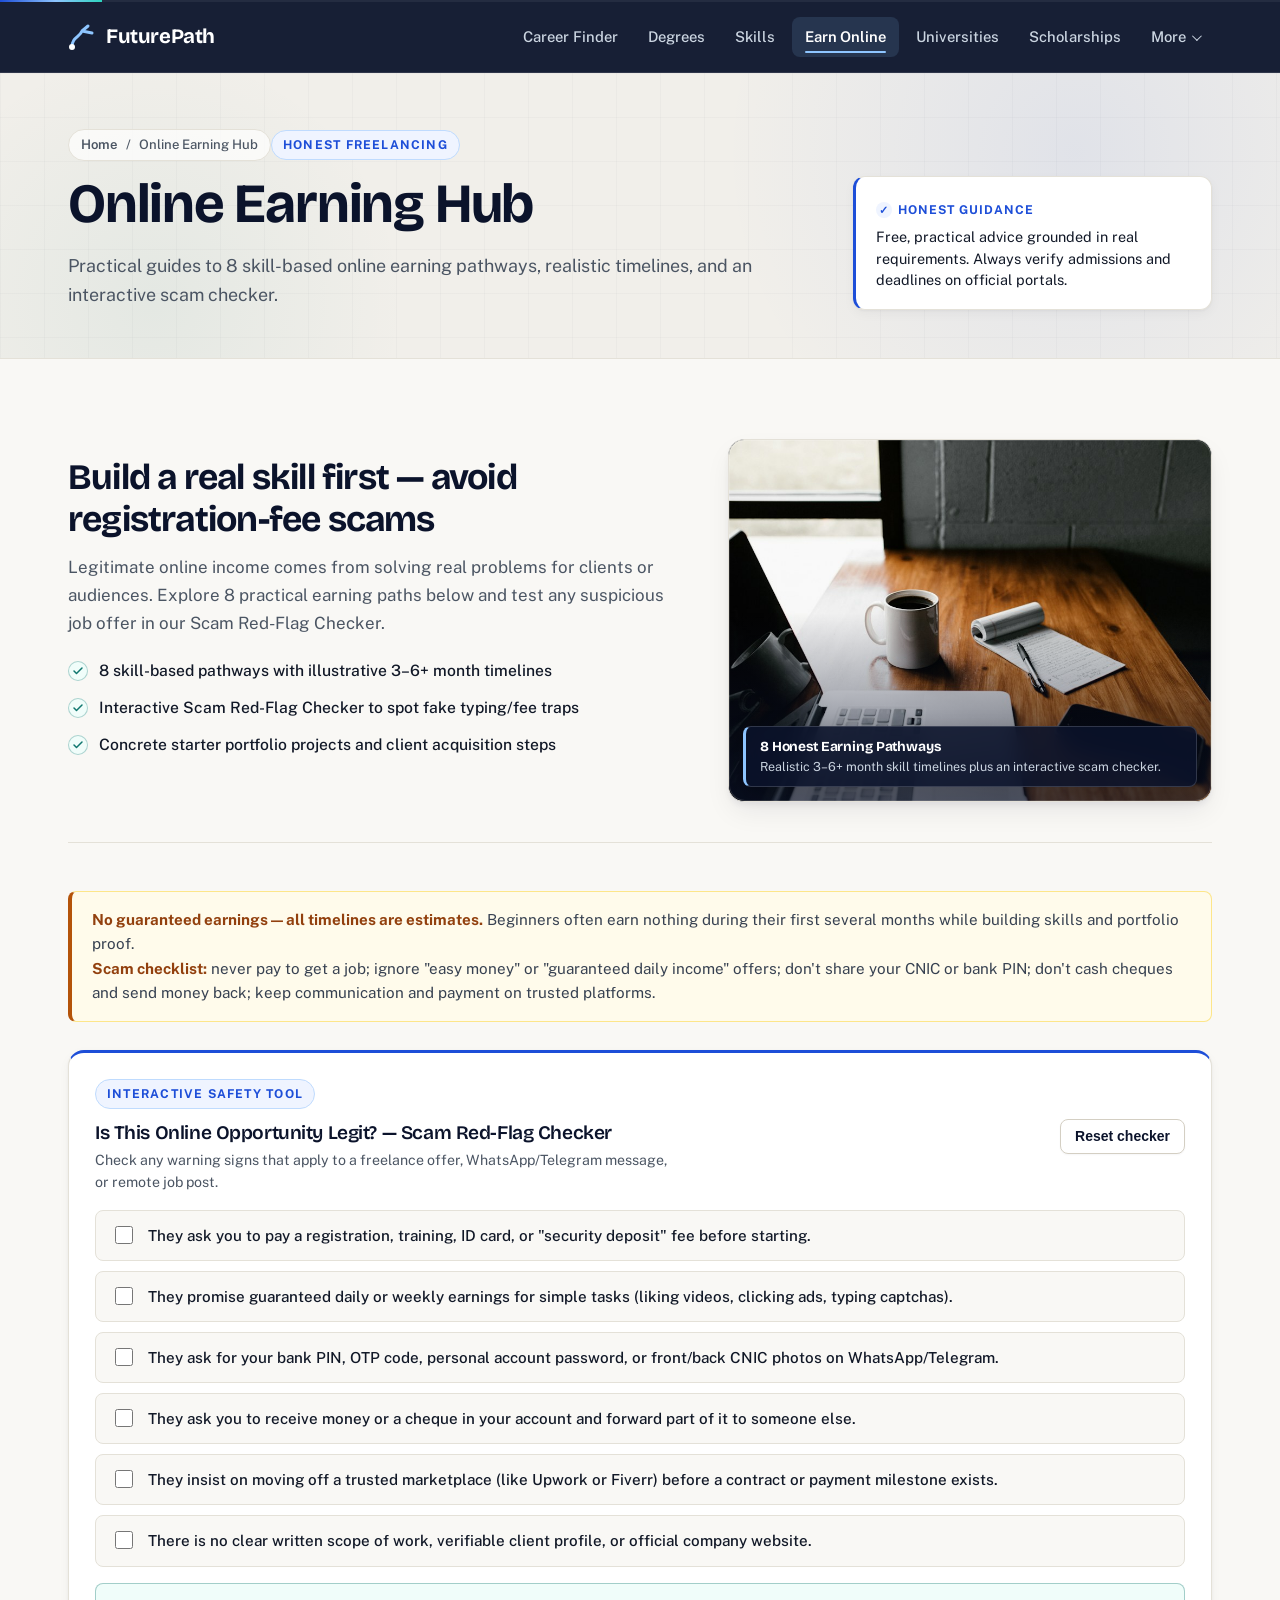
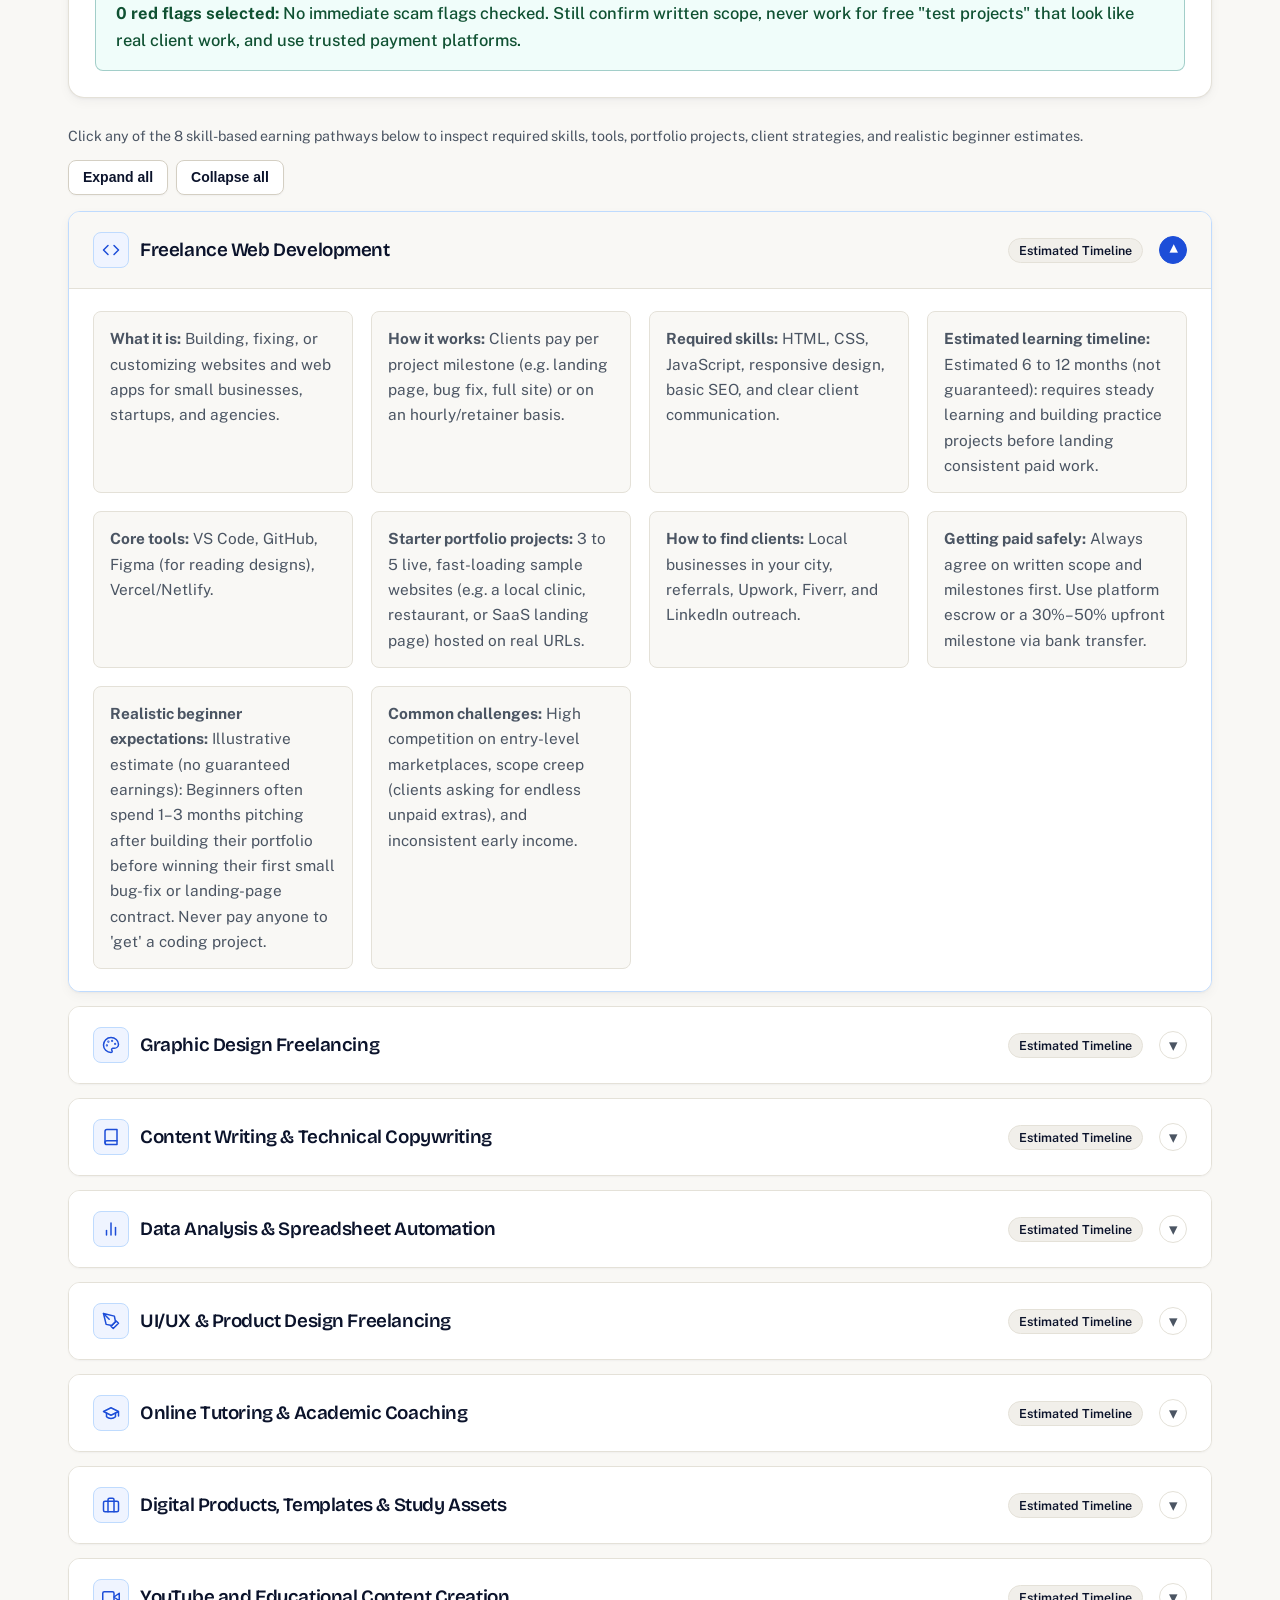
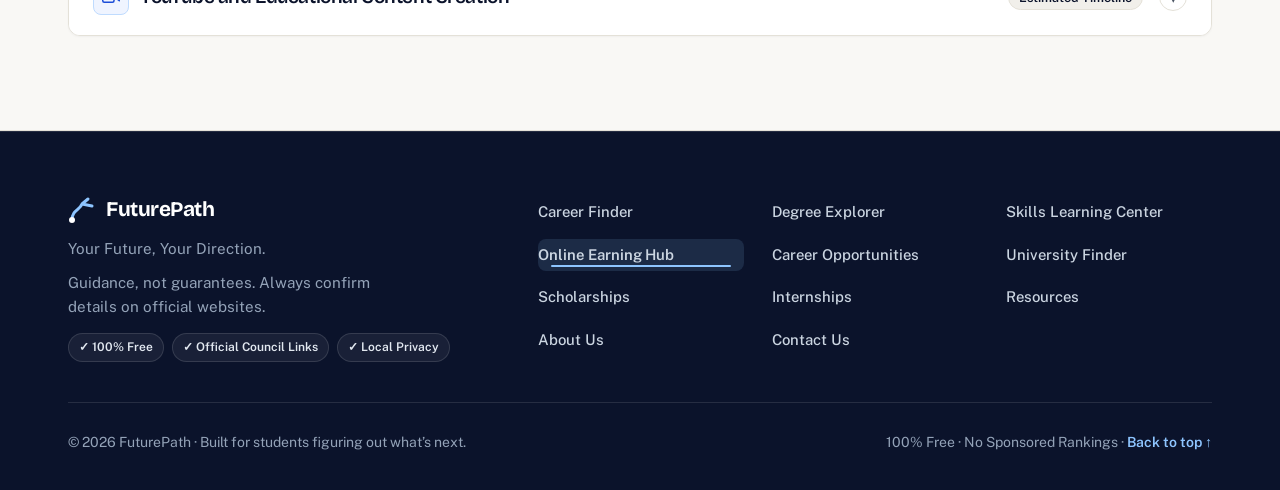
<file: online-earning.html>
<!DOCTYPE html>
<html lang="en"><head><meta charset="utf-8"><meta name="viewport" content="width=device-width,initial-scale=1">
<title>Online Earning Hub | FuturePath</title><meta name="description" content="Honest guides to freelancing, online business and content creation, including scams to avoid.">
<meta property="og:title" content="Online Earning Hub | FuturePath"><meta property="og:description" content="Honest guides to freelancing, online business and content creation, including scams to avoid."><meta property="og:type" content="website">
<meta name="theme-color" content="#0B132B">
<link rel="preconnect" href="https://fonts.googleapis.com"><link rel="preconnect" href="https://fonts.gstatic.com" crossorigin>
<link href="https://fonts.googleapis.com/css2?family=Bricolage+Grotesque:wght@600;700&family=Public+Sans:wght@400;500;600;700&display=swap" rel="stylesheet">
<link rel="stylesheet" href="assets/css/styles.css">
<script>document.documentElement.classList.add('js');window.setTimeout(function(){var e=document.querySelectorAll('.reveal:not(.in)');for(var i=0;i<e.length;i++)e[i].classList.add('in')},2500)</script>
<noscript><style>.reveal{opacity:1!important;transform:none!important}</style></noscript></head><body>
<a class="skip" href="#main">Skip to content</a>
<header class="site-header"><div class="nav-accent" aria-hidden="true"></div><div class="wrap bar">
<a class="logo" href="index.html" aria-label="FuturePath home"><svg width="28" height="28" viewBox="0 0 28 28" aria-hidden="true"><path d="M4 24 C4 14 12 14 14 8 M14 8 L20 3 M14 8 L24 10" fill="none" stroke="#8EC5FF" stroke-width="3" stroke-linecap="round"/><circle cx="4" cy="24" r="3" fill="#fff"/></svg>FuturePath</a>
<button class="menu-btn" aria-expanded="false" aria-controls="nav">Menu</button>
<nav id="nav" aria-label="Main"><a href="career-finder.html">Career Finder</a><a href="degree-explorer.html">Degrees</a><a href="skills.html">Skills</a><a href="online-earning.html" aria-current="page">Earn Online</a><a href="universities.html">Universities</a><a href="scholarships.html">Scholarships</a><details class="more"><summary>More</summary><div><a href="careers.html">Careers</a><a href="internships.html">Internships</a><a href="resources.html">Resources</a><a href="about.html">About</a><a href="contact.html">Contact</a></div></details></nav></div></header>
<main id="main"><section class="page-hero"><div class="wrap page-hero-grid"><div><div class="breadcrumb"><a href="index.html">Home</a> <span>/</span> <span>Online Earning Hub</span></div><span class="eyebrow">Honest Freelancing</span><h1>Online Earning Hub</h1><p class="lead">Practical guides to 8 skill-based online earning pathways, realistic timelines, and an interactive scam checker.</p></div><aside class="page-hero-meta"><div class="meta-title">Honest Guidance</div><p>Free, practical advice grounded in real requirements. Always verify admissions and deadlines on official portals.</p></aside></div></section><section class="sec reveal"><div class="wrap"><div class="editorial-intro"><div class="feature" style="grid-template-columns:1fr"><div><h2>Build a real skill first &mdash; avoid registration-fee scams</h2><p class="lead">Legitimate online income comes from solving real problems for clients or audiences. Explore 8 practical earning paths below and test any suspicious job offer in our Scam Red-Flag Checker.</p><ul class="check"><li>8 skill-based pathways with illustrative 3&ndash;6+ month timelines</li><li>Interactive Scam Red-Flag Checker to spot fake typing/fee traps</li><li>Concrete starter portfolio projects and client acquisition steps</li></ul></div></div><div class="feature-img"><img src="assets/img/freelance-work.jpg" alt="Freelancer working on a laptop with a notebook and coffee" width="800" height="600" loading="lazy" decoding="async"><div class="img-caption"><strong>8 Honest Earning Pathways</strong><span>Realistic 3&ndash;6+ month skill timelines plus an interactive scam checker.</span></div></div></div><div id="app" data-page="online-earning"></div></div></section></main>
<footer class="site-footer"><div class="wrap"><div class="footer-top"><div class="brand-col"><strong class="logo-text"><svg width="28" height="28" viewBox="0 0 28 28" aria-hidden="true"><path d="M4 24 C4 14 12 14 14 8 M14 8 L20 3 M14 8 L24 10" fill="none" stroke="#8EC5FF" stroke-width="3" stroke-linecap="round"/><circle cx="4" cy="24" r="3" fill="#fff"/></svg>FuturePath</strong><p>Your Future, Your Direction.</p><p class="small">Guidance, not guarantees. Always confirm details on official websites.</p><div class="footer-badges"><span class="footer-pill">&#10003; 100% Free</span><span class="footer-pill">&#10003; Official Council Links</span><span class="footer-pill">&#10003; Local Privacy</span></div></div><nav aria-label="Footer"><a href="career-finder.html">Career Finder</a><a href="degree-explorer.html">Degree Explorer</a><a href="skills.html">Skills Learning Center</a><a href="online-earning.html" aria-current="page">Online Earning Hub</a><a href="careers.html">Career Opportunities</a><a href="universities.html">University Finder</a><a href="scholarships.html">Scholarships</a><a href="internships.html">Internships</a><a href="resources.html">Resources</a><a href="about.html">About Us</a><a href="contact.html">Contact Us</a></nav></div><p class="footer-bottom"><span>&copy; 2026 FuturePath &middot; Built for students figuring out what&rsquo;s next.</span><span>100% Free &middot; No Sponsored Rankings &middot; <a href="#main" class="back-top">Back to top &uarr;</a></span></p></div></footer>
<script src="assets/js/main.js"></script><script src="assets/js/data.js"></script><script src="assets/js/app.js"></script></body></html>
</file>
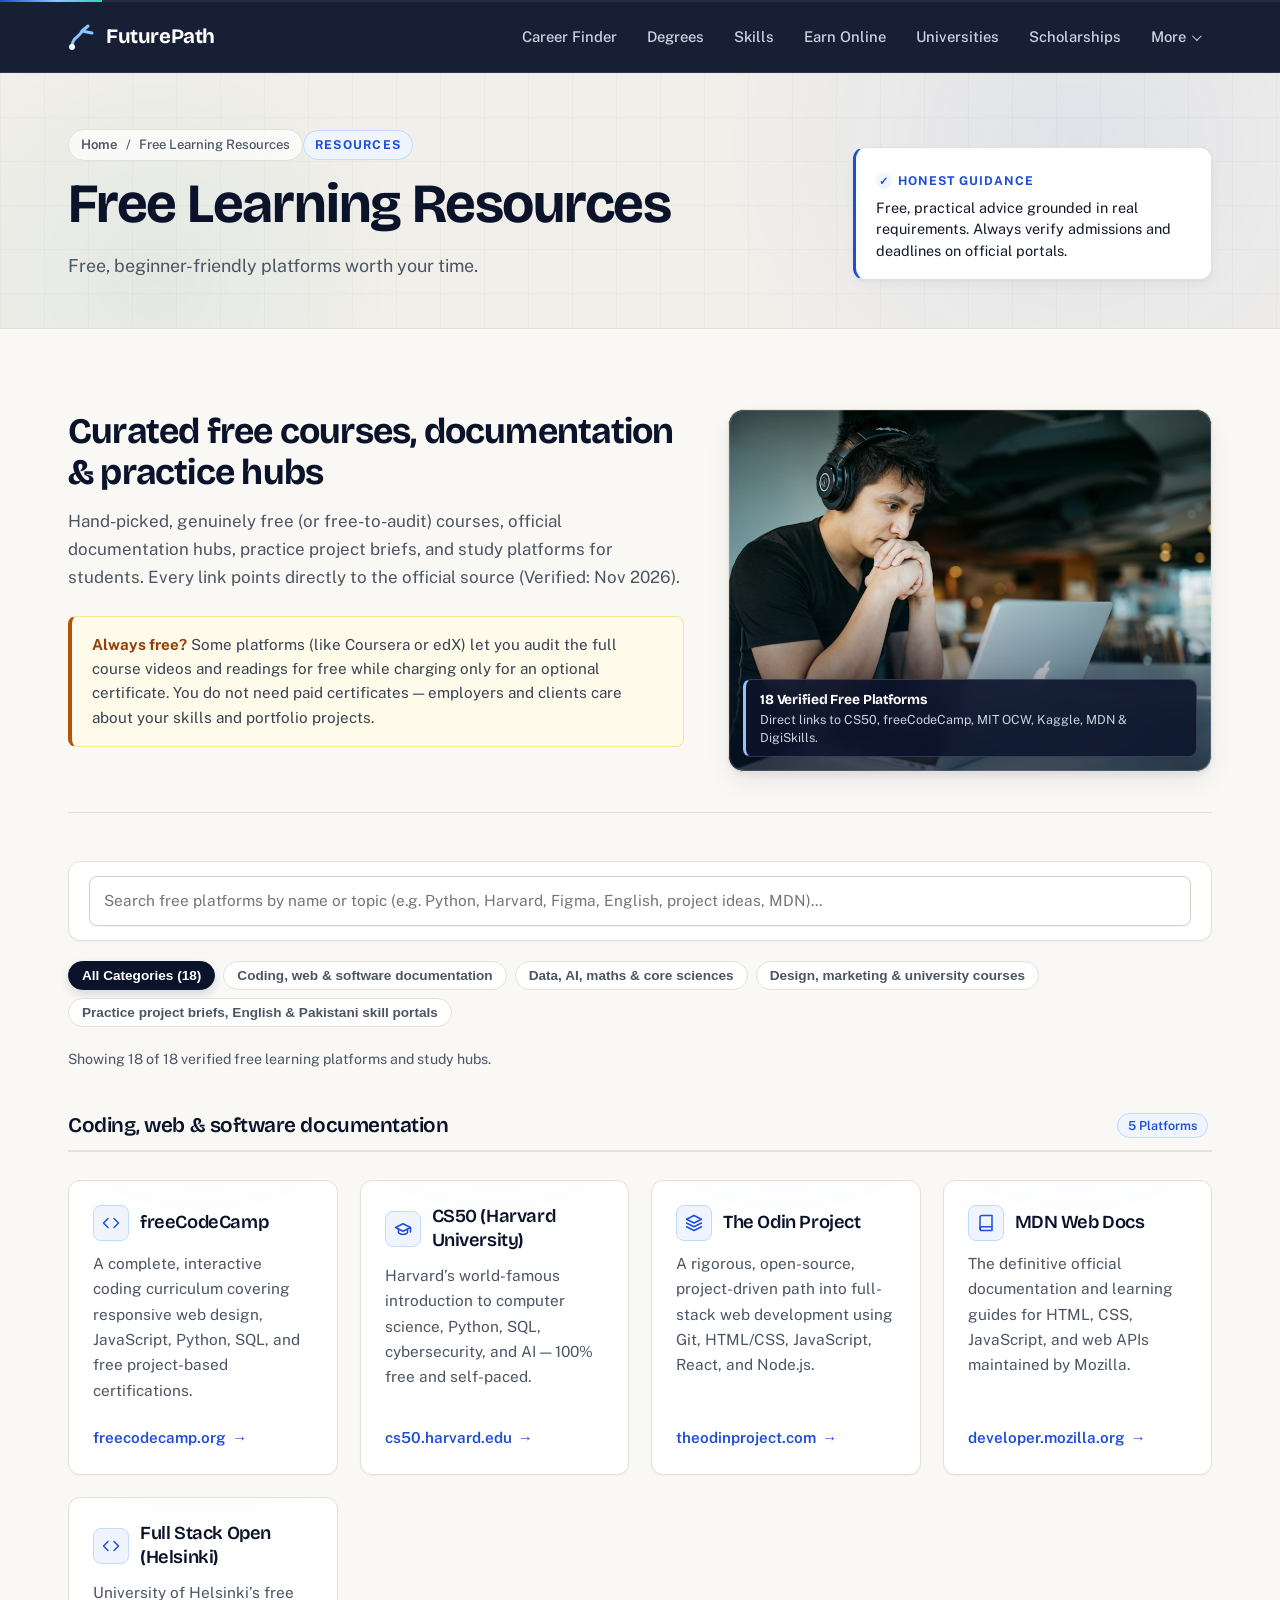
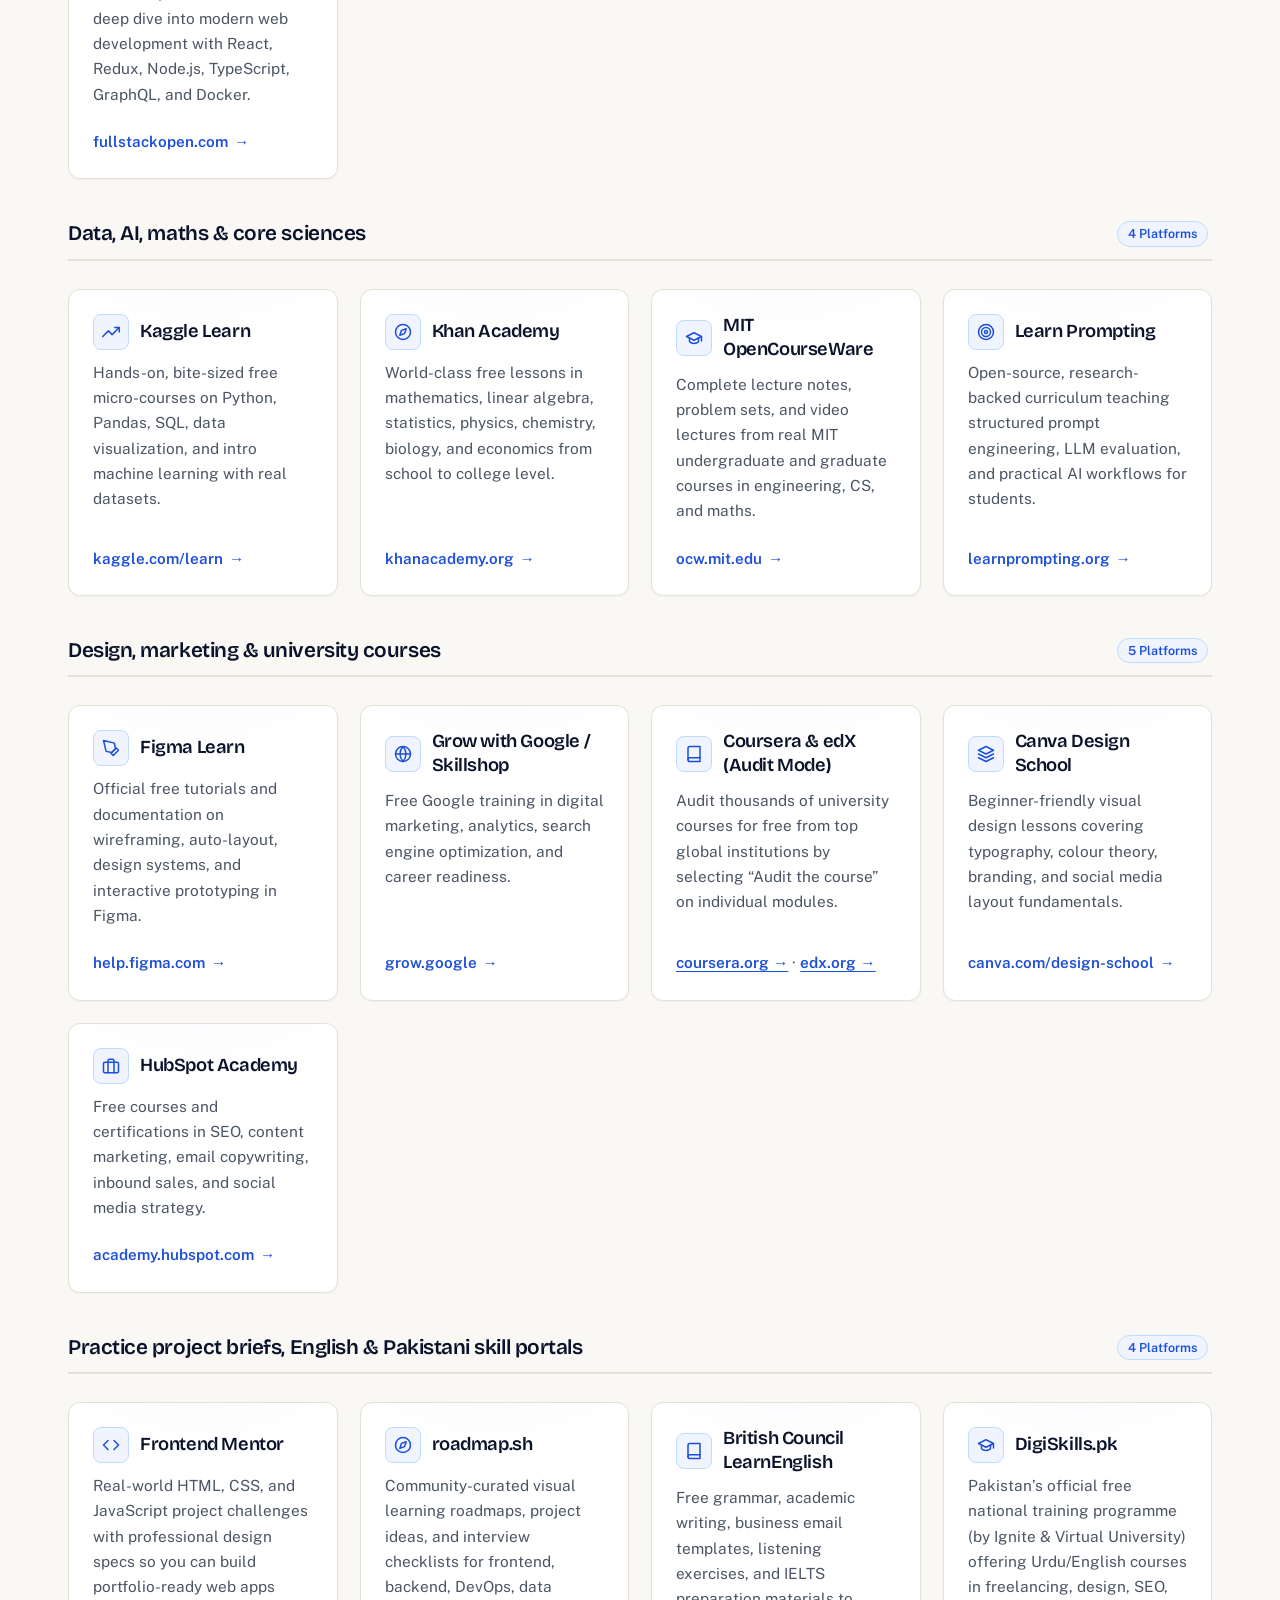
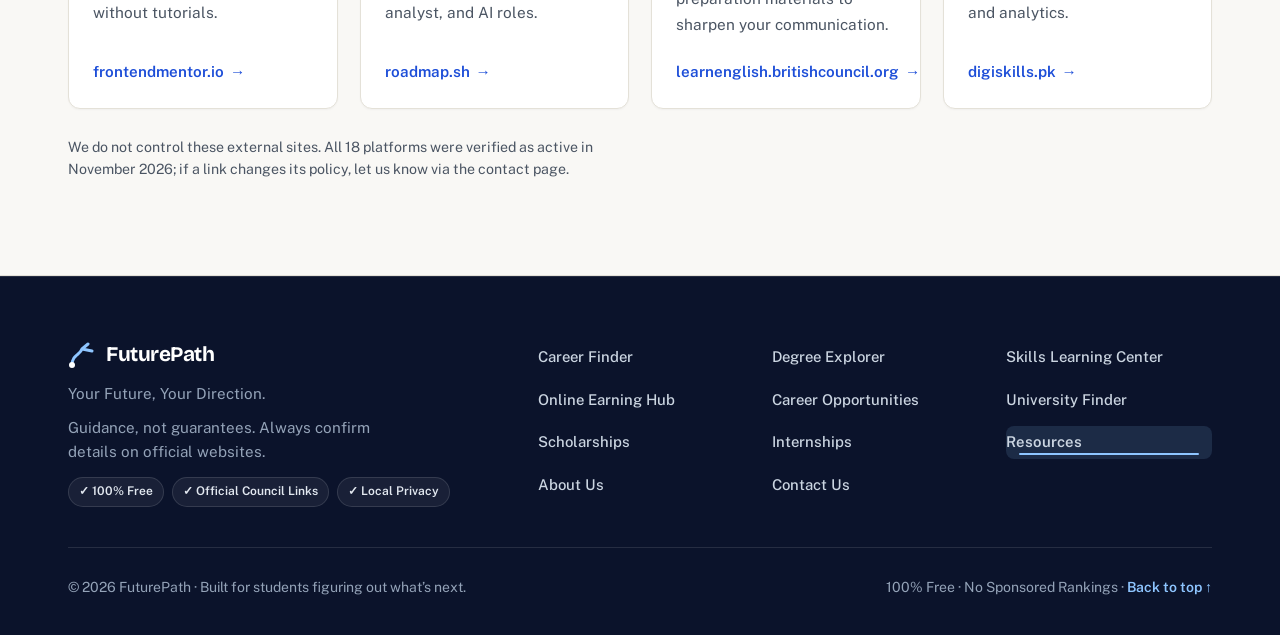
<file: resources.html>
<!DOCTYPE html>
<html lang="en"><head><meta charset="utf-8"><meta name="viewport" content="width=device-width,initial-scale=1">
<title>Resources | FuturePath</title><meta name="description" content="18 free, beginner-friendly learning platforms and documentation hubs worth your time.">
<meta property="og:title" content="Resources | FuturePath"><meta property="og:description" content="18 free, beginner-friendly learning platforms and documentation hubs worth your time."><meta property="og:type" content="website">
<meta name="theme-color" content="#0B132B">
<link rel="preconnect" href="https://fonts.googleapis.com"><link rel="preconnect" href="https://fonts.gstatic.com" crossorigin>
<link href="https://fonts.googleapis.com/css2?family=Bricolage+Grotesque:wght@600;700&family=Public+Sans:wght@400;500;600;700&display=swap" rel="stylesheet">
<link rel="stylesheet" href="assets/css/styles.css">
<script>document.documentElement.classList.add('js');window.setTimeout(function(){var e=document.querySelectorAll('.reveal:not(.in)');for(var i=0;i<e.length;i++)e[i].classList.add('in')},2500)</script>
<noscript><style>.reveal{opacity:1!important;transform:none!important}</style></noscript></head><body>
<a class="skip" href="#main">Skip to content</a>
<header class="site-header"><div class="nav-accent" aria-hidden="true"></div><div class="wrap bar">
<a class="logo" href="index.html" aria-label="FuturePath home"><svg width="28" height="28" viewBox="0 0 28 28" aria-hidden="true"><path d="M4 24 C4 14 12 14 14 8 M14 8 L20 3 M14 8 L24 10" fill="none" stroke="#8EC5FF" stroke-width="3" stroke-linecap="round"/><circle cx="4" cy="24" r="3" fill="#fff"/></svg>FuturePath</a>
<button class="menu-btn" aria-expanded="false" aria-controls="nav">Menu</button>
<nav id="nav" aria-label="Main"><a href="career-finder.html">Career Finder</a><a href="degree-explorer.html">Degrees</a><a href="skills.html">Skills</a><a href="online-earning.html">Earn Online</a><a href="universities.html">Universities</a><a href="scholarships.html">Scholarships</a><details class="more"><summary>More</summary><div><a href="careers.html">Careers</a><a href="internships.html">Internships</a><a href="resources.html" aria-current="page">Resources</a><a href="about.html">About</a><a href="contact.html">Contact</a></div></details></nav></div></header>
<main id="main"><section class="page-hero"><div class="wrap page-hero-grid"><div><div class="breadcrumb"><a href="index.html">Home</a> <span>/</span> <span>Free Learning Resources</span></div><span class="eyebrow">Resources</span><h1>Free Learning Resources</h1><p class="lead">Free, beginner-friendly platforms worth your time.</p></div><aside class="page-hero-meta"><div class="meta-title">Honest Guidance</div><p>Free, practical advice grounded in real requirements. Always verify admissions and deadlines on official portals.</p></aside></div></section><section class="sec reveal"><div class="wrap"><div class="editorial-intro">
<div>
  <h2>Curated free courses, documentation &amp; practice hubs</h2>
  <p class="lead">Hand-picked, genuinely free (or free-to-audit) courses, official documentation hubs, practice project briefs, and study platforms for students. Every link points directly to the official source (Verified: Nov 2026).</p>
  <div class="note"><strong>Always free?</strong> Some platforms (like Coursera or edX) let you audit the full course videos and readings for free while charging only for an optional certificate. You do not need paid certificates &mdash; employers and clients care about your skills and portfolio projects.</div>
</div>
<div class="feature-img"><img src="assets/img/learning-resources.jpg" alt="Student studying online course on a laptop with headphones" width="800" height="600" loading="lazy" decoding="async"><div class="img-caption"><strong>18 Verified Free Platforms</strong><span>Direct links to CS50, freeCodeCamp, MIT OCW, Kaggle, MDN &amp; DigiSkills.</span></div></div>
</div>
<div id="app" data-page="resources"></div>
<div class="category-block">
<div class="category-header"><h3>Coding, web &amp; software documentation</h3><span class="tag brand">5 Platforms</span></div>
<div class="grid">
<article class="card"><h3><span class="ic"><svg viewBox="0 0 24 24" stroke-linecap="round" stroke-linejoin="round"><polyline points="16 18 22 12 16 6"/><polyline points="8 6 2 12 8 18"/></svg></span>freeCodeCamp</h3><p>A complete, interactive coding curriculum covering responsive web design, JavaScript, Python, SQL, and free project-based certifications.</p><p style="margin-top:auto;padding-top:12px"><a class="link-arrow" href="https://www.freecodecamp.org" target="_blank" rel="noopener">freecodecamp.org</a></p></article>
<article class="card"><h3><span class="ic"><svg viewBox="0 0 24 24" stroke-linecap="round" stroke-linejoin="round"><path d="M22 10v6M2 10l10-5 10 5-10 5z"/><path d="M6 12v5c3 3 9 3 12 0v-5"/></svg></span>CS50 (Harvard University)</h3><p>Harvard&rsquo;s world-famous introduction to computer science, Python, SQL, cybersecurity, and AI &mdash; 100% free and self-paced.</p><p style="margin-top:auto;padding-top:12px"><a class="link-arrow" href="https://cs50.harvard.edu" target="_blank" rel="noopener">cs50.harvard.edu</a></p></article>
<article class="card"><h3><span class="ic"><svg viewBox="0 0 24 24" stroke-linecap="round" stroke-linejoin="round"><polygon points="12 2 2 7 12 12 22 7 12 2"/><polyline points="2 17 12 22 22 17"/><polyline points="2 12 12 17 22 12"/></svg></span>The Odin Project</h3><p>A rigorous, open-source, project-driven path into full-stack web development using Git, HTML/CSS, JavaScript, React, and Node.js.</p><p style="margin-top:auto;padding-top:12px"><a class="link-arrow" href="https://www.theodinproject.com" target="_blank" rel="noopener">theodinproject.com</a></p></article>
<article class="card"><h3><span class="ic"><svg viewBox="0 0 24 24" stroke-linecap="round" stroke-linejoin="round"><path d="M4 19.5A2.5 2.5 0 0 1 6.5 17H20"/><path d="M6.5 2H20v20H6.5A2.5 2.5 0 0 1 4 19.5v-15A2.5 2.5 0 0 1 6.5 2z"/></svg></span>MDN Web Docs</h3><p>The definitive official documentation and learning guides for HTML, CSS, JavaScript, and web APIs maintained by Mozilla.</p><p style="margin-top:auto;padding-top:12px"><a class="link-arrow" href="https://developer.mozilla.org" target="_blank" rel="noopener">developer.mozilla.org</a></p></article>
<article class="card"><h3><span class="ic"><svg viewBox="0 0 24 24" stroke-linecap="round" stroke-linejoin="round"><polyline points="16 18 22 12 16 6"/><polyline points="8 6 2 12 8 18"/></svg></span>Full Stack Open (Helsinki)</h3><p>University of Helsinki&rsquo;s free deep dive into modern web development with React, Redux, Node.js, TypeScript, GraphQL, and Docker.</p><p style="margin-top:auto;padding-top:12px"><a class="link-arrow" href="https://fullstackopen.com/en/" target="_blank" rel="noopener">fullstackopen.com</a></p></article>
</div>
</div>
<div class="category-block">
<div class="category-header"><h3>Data, AI, maths &amp; core sciences</h3><span class="tag brand">4 Platforms</span></div>
<div class="grid">
<article class="card"><h3><span class="ic"><svg viewBox="0 0 24 24" stroke-linecap="round" stroke-linejoin="round"><polyline points="23 6 13.5 15.5 8.5 10.5 1 18"/><polyline points="17 6 23 6 23 12"/></svg></span>Kaggle Learn</h3><p>Hands-on, bite-sized free micro-courses on Python, Pandas, SQL, data visualization, and intro machine learning with real datasets.</p><p style="margin-top:auto;padding-top:12px"><a class="link-arrow" href="https://www.kaggle.com/learn" target="_blank" rel="noopener">kaggle.com/learn</a></p></article>
<article class="card"><h3><span class="ic"><svg viewBox="0 0 24 24" stroke-linecap="round" stroke-linejoin="round"><circle cx="12" cy="12" r="10"/><polygon points="16.24 7.76 14.12 14.12 7.76 16.24 9.88 9.88 16.24 7.76"/></svg></span>Khan Academy</h3><p>World-class free lessons in mathematics, linear algebra, statistics, physics, chemistry, biology, and economics from school to college level.</p><p style="margin-top:auto;padding-top:12px"><a class="link-arrow" href="https://www.khanacademy.org" target="_blank" rel="noopener">khanacademy.org</a></p></article>
<article class="card"><h3><span class="ic"><svg viewBox="0 0 24 24" stroke-linecap="round" stroke-linejoin="round"><path d="M22 10v6M2 10l10-5 10 5-10 5z"/><path d="M6 12v5c3 3 9 3 12 0v-5"/></svg></span>MIT OpenCourseWare</h3><p>Complete lecture notes, problem sets, and video lectures from real MIT undergraduate and graduate courses in engineering, CS, and maths.</p><p style="margin-top:auto;padding-top:12px"><a class="link-arrow" href="https://ocw.mit.edu" target="_blank" rel="noopener">ocw.mit.edu</a></p></article>
<article class="card"><h3><span class="ic"><svg viewBox="0 0 24 24" stroke-linecap="round" stroke-linejoin="round"><circle cx="12" cy="12" r="10"/><circle cx="12" cy="12" r="6"/><circle cx="12" cy="12" r="2"/></svg></span>Learn Prompting</h3><p>Open-source, research-backed curriculum teaching structured prompt engineering, LLM evaluation, and practical AI workflows for students.</p><p style="margin-top:auto;padding-top:12px"><a class="link-arrow" href="https://learnprompting.org" target="_blank" rel="noopener">learnprompting.org</a></p></article>
</div>
</div>
<div class="category-block">
<div class="category-header"><h3>Design, marketing &amp; university courses</h3><span class="tag brand">5 Platforms</span></div>
<div class="grid">
<article class="card"><h3><span class="ic"><svg viewBox="0 0 24 24" stroke-linecap="round" stroke-linejoin="round"><path d="M12 19l7-7 3 3-7 7-3-3z"/><path d="M18 13l-1.5-7.5L2 2l3.5 14.5L13 18l5-5z"/></svg></span>Figma Learn</h3><p>Official free tutorials and documentation on wireframing, auto-layout, design systems, and interactive prototyping in Figma.</p><p style="margin-top:auto;padding-top:12px"><a class="link-arrow" href="https://help.figma.com" target="_blank" rel="noopener">help.figma.com</a></p></article>
<article class="card"><h3><span class="ic"><svg viewBox="0 0 24 24" stroke-linecap="round" stroke-linejoin="round"><circle cx="12" cy="12" r="10"/><line x1="2" y1="12" x2="22" y2="12"/><path d="M12 2a15.3 15.3 0 0 1 4 10 15.3 15.3 0 0 1-4 10 15.3 15.3 0 0 1-4-10 15.3 15.3 0 0 1 4-10z"/></svg></span>Grow with Google / Skillshop</h3><p>Free Google training in digital marketing, analytics, search engine optimization, and career readiness.</p><p style="margin-top:auto;padding-top:12px"><a class="link-arrow" href="https://grow.google" target="_blank" rel="noopener">grow.google</a></p></article>
<article class="card"><h3><span class="ic"><svg viewBox="0 0 24 24" stroke-linecap="round" stroke-linejoin="round"><path d="M4 19.5A2.5 2.5 0 0 1 6.5 17H20"/><path d="M6.5 2H20v20H6.5A2.5 2.5 0 0 1 4 19.5v-15A2.5 2.5 0 0 1 6.5 2z"/></svg></span>Coursera &amp; edX (Audit Mode)</h3><p>Audit thousands of university courses for free from top global institutions by selecting &ldquo;Audit the course&rdquo; on individual modules.</p><p style="margin-top:auto;padding-top:12px"><a href="https://www.coursera.org" target="_blank" rel="noopener">coursera.org &rarr;</a> &middot; <a href="https://www.edx.org" target="_blank" rel="noopener">edx.org &rarr;</a></p></article>
<article class="card"><h3><span class="ic"><svg viewBox="0 0 24 24" stroke-linecap="round" stroke-linejoin="round"><polygon points="12 2 2 7 12 12 22 7 12 2"/><polyline points="2 17 12 22 22 17"/><polyline points="2 12 12 17 22 12"/></svg></span>Canva Design School</h3><p>Beginner-friendly visual design lessons covering typography, colour theory, branding, and social media layout fundamentals.</p><p style="margin-top:auto;padding-top:12px"><a class="link-arrow" href="https://www.canva.com/design-school" target="_blank" rel="noopener">canva.com/design-school</a></p></article>
<article class="card"><h3><span class="ic"><svg viewBox="0 0 24 24" stroke-linecap="round" stroke-linejoin="round"><rect x="2" y="7" width="20" height="14" rx="2" ry="2"/><path d="M16 21V5a2 2 0 0 0-2-2h-4a2 2 0 0 0-2 2v16"/></svg></span>HubSpot Academy</h3><p>Free courses and certifications in SEO, content marketing, email copywriting, inbound sales, and social media strategy.</p><p style="margin-top:auto;padding-top:12px"><a class="link-arrow" href="https://academy.hubspot.com" target="_blank" rel="noopener">academy.hubspot.com</a></p></article>
</div>
</div>
<div class="category-block">
<div class="category-header"><h3>Practice project briefs, English &amp; Pakistani skill portals</h3><span class="tag brand">4 Platforms</span></div>
<div class="grid">
<article class="card"><h3><span class="ic"><svg viewBox="0 0 24 24" stroke-linecap="round" stroke-linejoin="round"><polyline points="16 18 22 12 16 6"/><polyline points="8 6 2 12 8 18"/></svg></span>Frontend Mentor</h3><p>Real-world HTML, CSS, and JavaScript project challenges with professional design specs so you can build portfolio-ready web apps without tutorials.</p><p style="margin-top:auto;padding-top:12px"><a class="link-arrow" href="https://www.frontendmentor.io" target="_blank" rel="noopener">frontendmentor.io</a></p></article>
<article class="card"><h3><span class="ic"><svg viewBox="0 0 24 24" stroke-linecap="round" stroke-linejoin="round"><circle cx="12" cy="12" r="10"/><polygon points="16.24 7.76 14.12 14.12 7.76 16.24 9.88 9.88 16.24 7.76"/></svg></span>roadmap.sh</h3><p>Community-curated visual learning roadmaps, project ideas, and interview checklists for frontend, backend, DevOps, data analyst, and AI roles.</p><p style="margin-top:auto;padding-top:12px"><a class="link-arrow" href="https://roadmap.sh" target="_blank" rel="noopener">roadmap.sh</a></p></article>
<article class="card"><h3><span class="ic"><svg viewBox="0 0 24 24" stroke-linecap="round" stroke-linejoin="round"><path d="M4 19.5A2.5 2.5 0 0 1 6.5 17H20"/><path d="M6.5 2H20v20H6.5A2.5 2.5 0 0 1 4 19.5v-15A2.5 2.5 0 0 1 6.5 2z"/></svg></span>British Council LearnEnglish</h3><p>Free grammar, academic writing, business email templates, listening exercises, and IELTS preparation materials to sharpen your communication.</p><p style="margin-top:auto;padding-top:12px"><a class="link-arrow" href="https://learnenglish.britishcouncil.org" target="_blank" rel="noopener">learnenglish.britishcouncil.org</a></p></article>
<article class="card"><h3><span class="ic"><svg viewBox="0 0 24 24" stroke-linecap="round" stroke-linejoin="round"><path d="M22 10v6M2 10l10-5 10 5-10 5z"/><path d="M6 12v5c3 3 9 3 12 0v-5"/></svg></span>DigiSkills.pk</h3><p>Pakistan&rsquo;s official free national training programme (by Ignite &amp; Virtual University) offering Urdu/English courses in freelancing, design, SEO, and analytics.</p><p style="margin-top:auto;padding-top:12px"><a class="link-arrow" href="https://digiskills.pk" target="_blank" rel="noopener">digiskills.pk</a></p></article>
</div>
</div>
<p class="small" style="margin-top:28px">We do not control these external sites. All 18 platforms were verified as active in November 2026; if a link changes its policy, let us know via the contact page.</p></div></section></main>
<footer class="site-footer"><div class="wrap"><div class="footer-top"><div class="brand-col"><strong class="logo-text"><svg width="28" height="28" viewBox="0 0 28 28" aria-hidden="true"><path d="M4 24 C4 14 12 14 14 8 M14 8 L20 3 M14 8 L24 10" fill="none" stroke="#8EC5FF" stroke-width="3" stroke-linecap="round"/><circle cx="4" cy="24" r="3" fill="#fff"/></svg>FuturePath</strong><p>Your Future, Your Direction.</p><p class="small">Guidance, not guarantees. Always confirm details on official websites.</p><div class="footer-badges"><span class="footer-pill">&#10003; 100% Free</span><span class="footer-pill">&#10003; Official Council Links</span><span class="footer-pill">&#10003; Local Privacy</span></div></div><nav aria-label="Footer"><a href="career-finder.html">Career Finder</a><a href="degree-explorer.html">Degree Explorer</a><a href="skills.html">Skills Learning Center</a><a href="online-earning.html">Online Earning Hub</a><a href="careers.html">Career Opportunities</a><a href="universities.html">University Finder</a><a href="scholarships.html">Scholarships</a><a href="internships.html">Internships</a><a href="resources.html" aria-current="page">Resources</a><a href="about.html">About Us</a><a href="contact.html">Contact Us</a></nav></div><p class="footer-bottom"><span>&copy; 2026 FuturePath &middot; Built for students figuring out what&rsquo;s next.</span><span>100% Free &middot; No Sponsored Rankings &middot; <a href="#main" class="back-top">Back to top &uarr;</a></span></p></div></footer>
<script src="assets/js/main.js"></script><script src="assets/js/data.js"></script><script src="assets/js/app.js"></script></body></html>
</file>
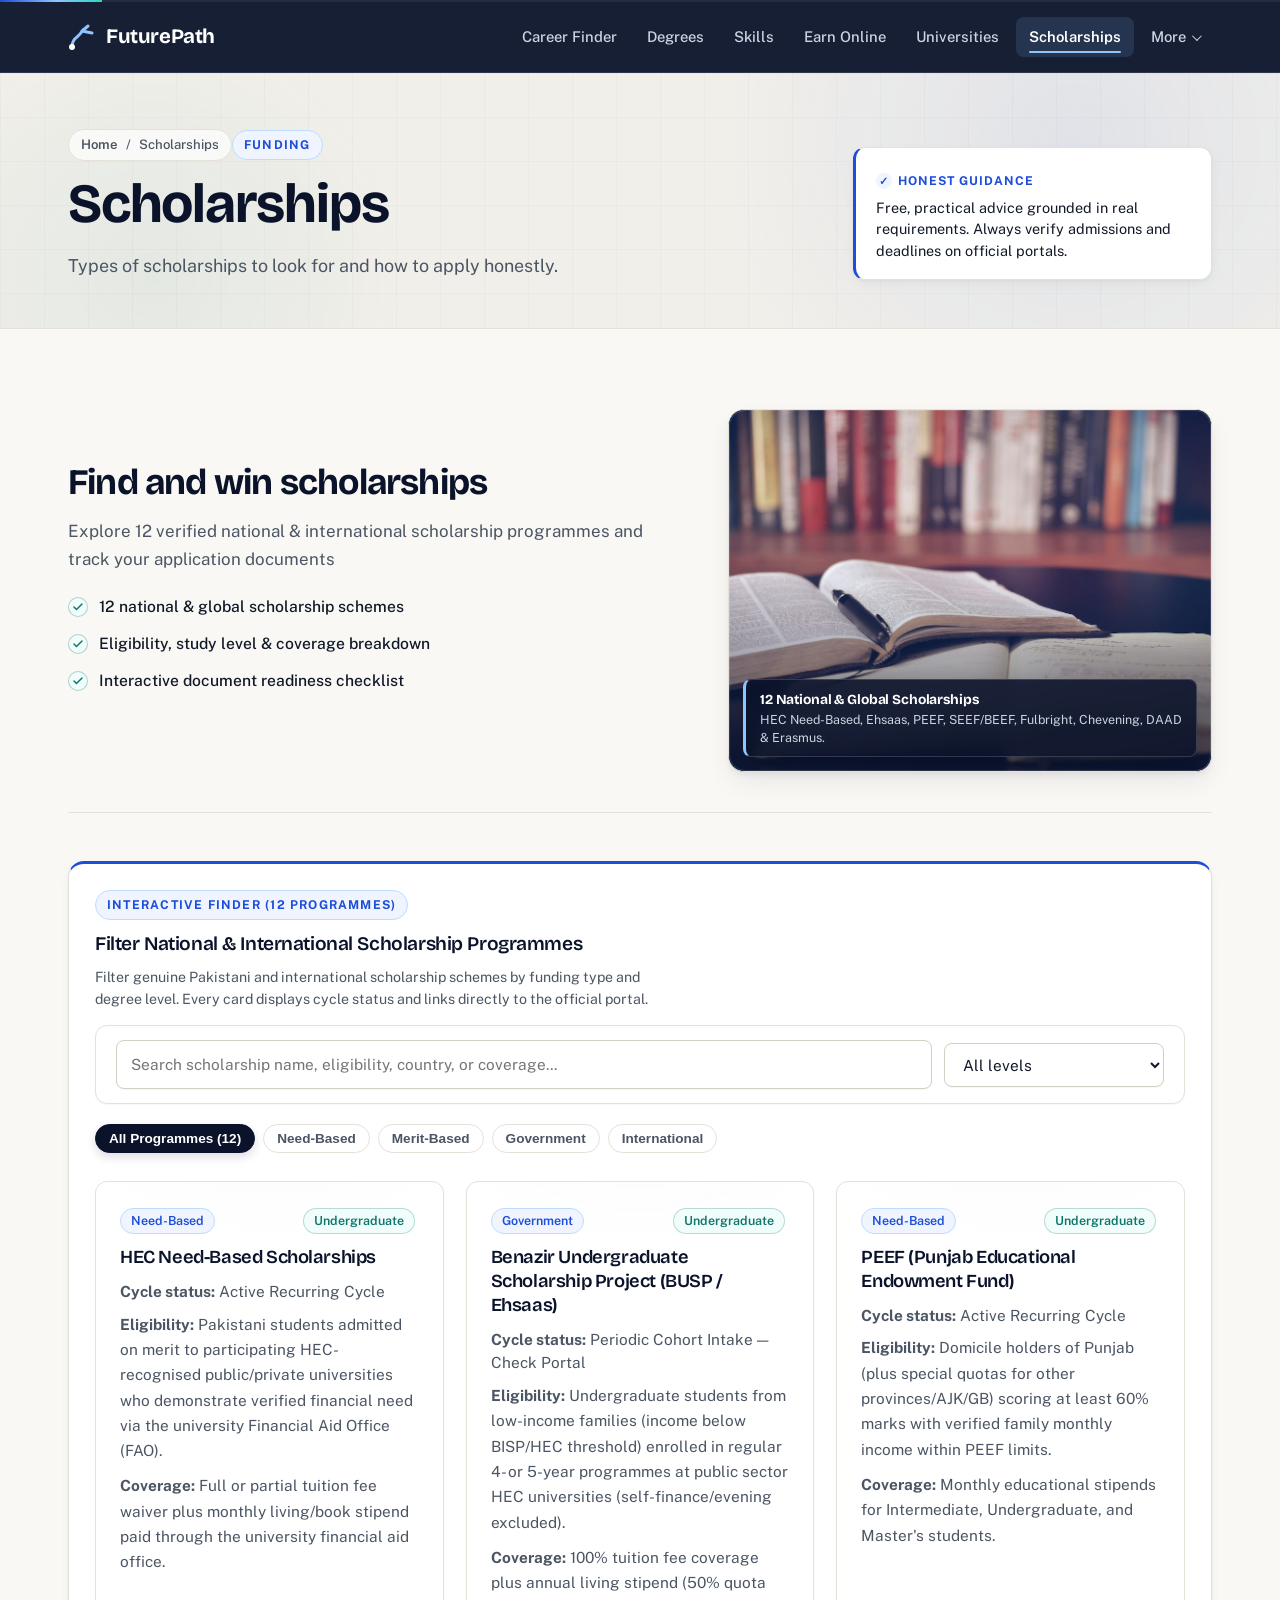
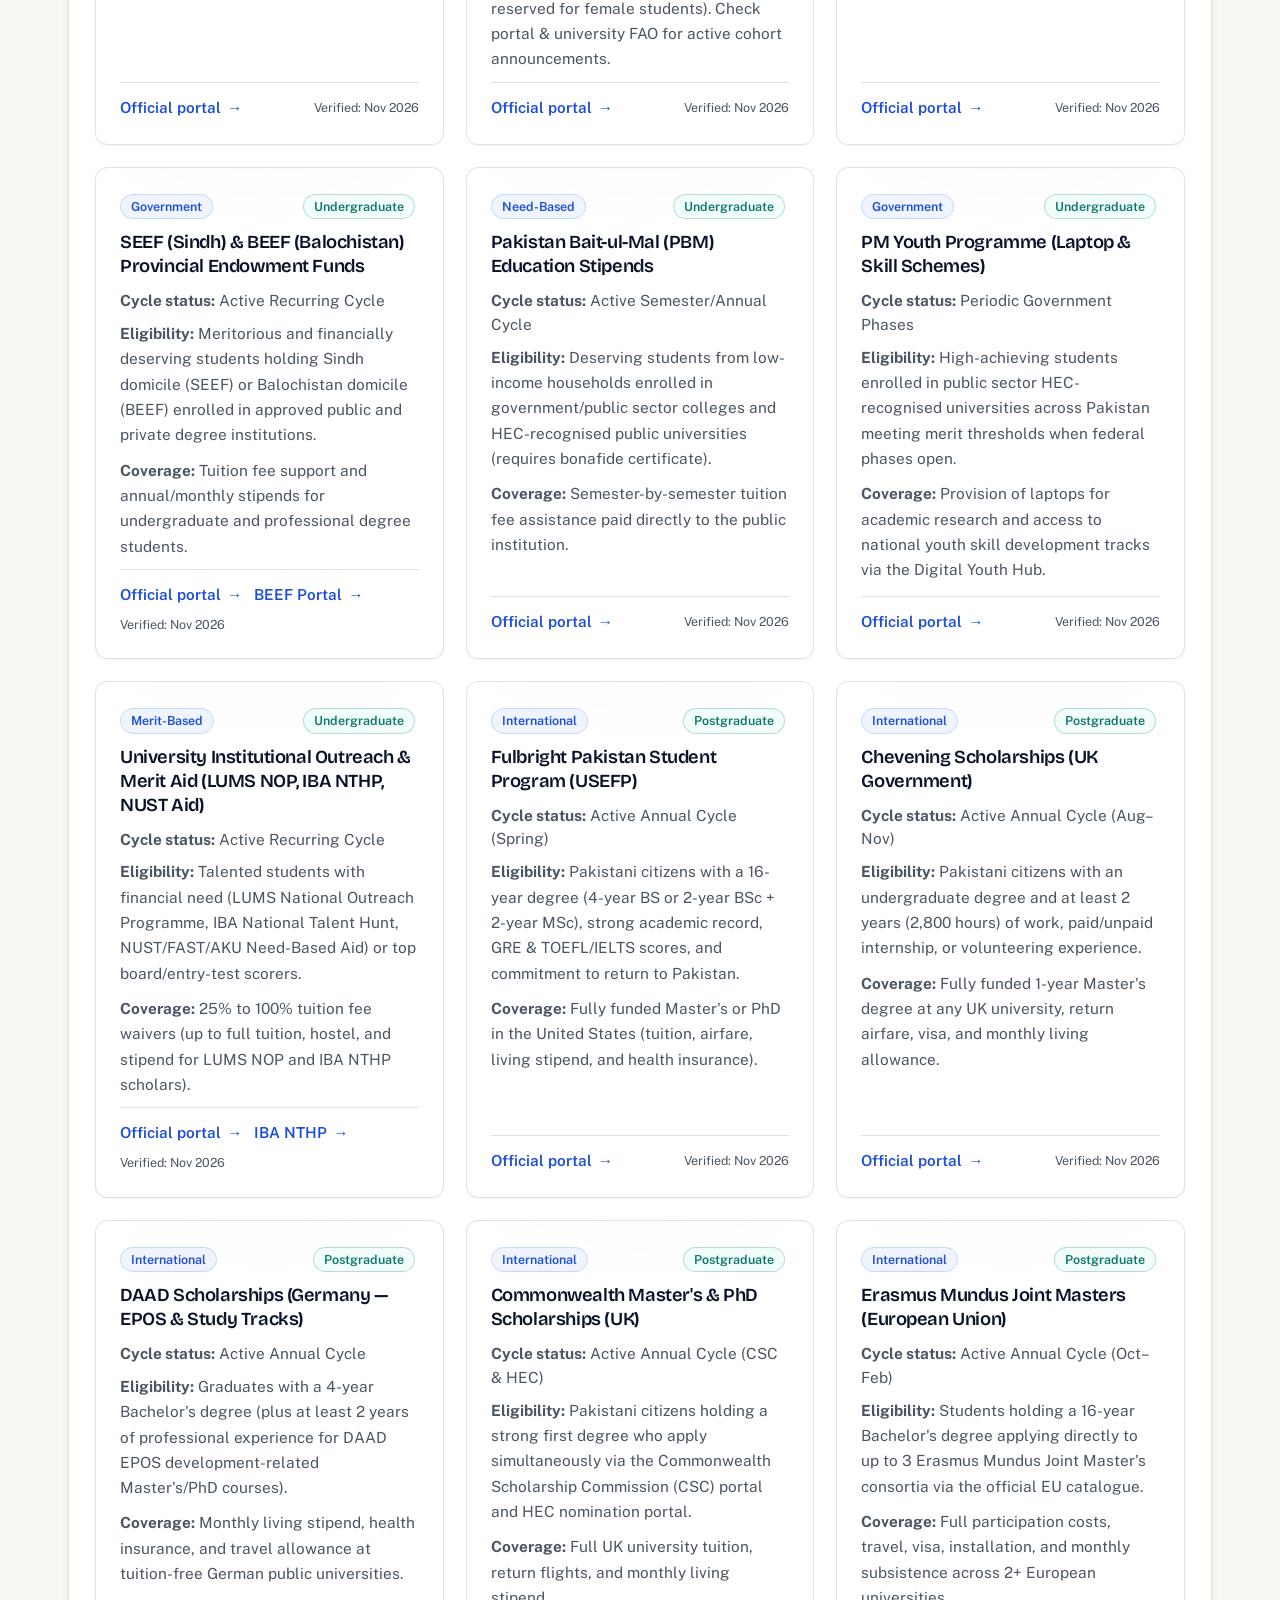
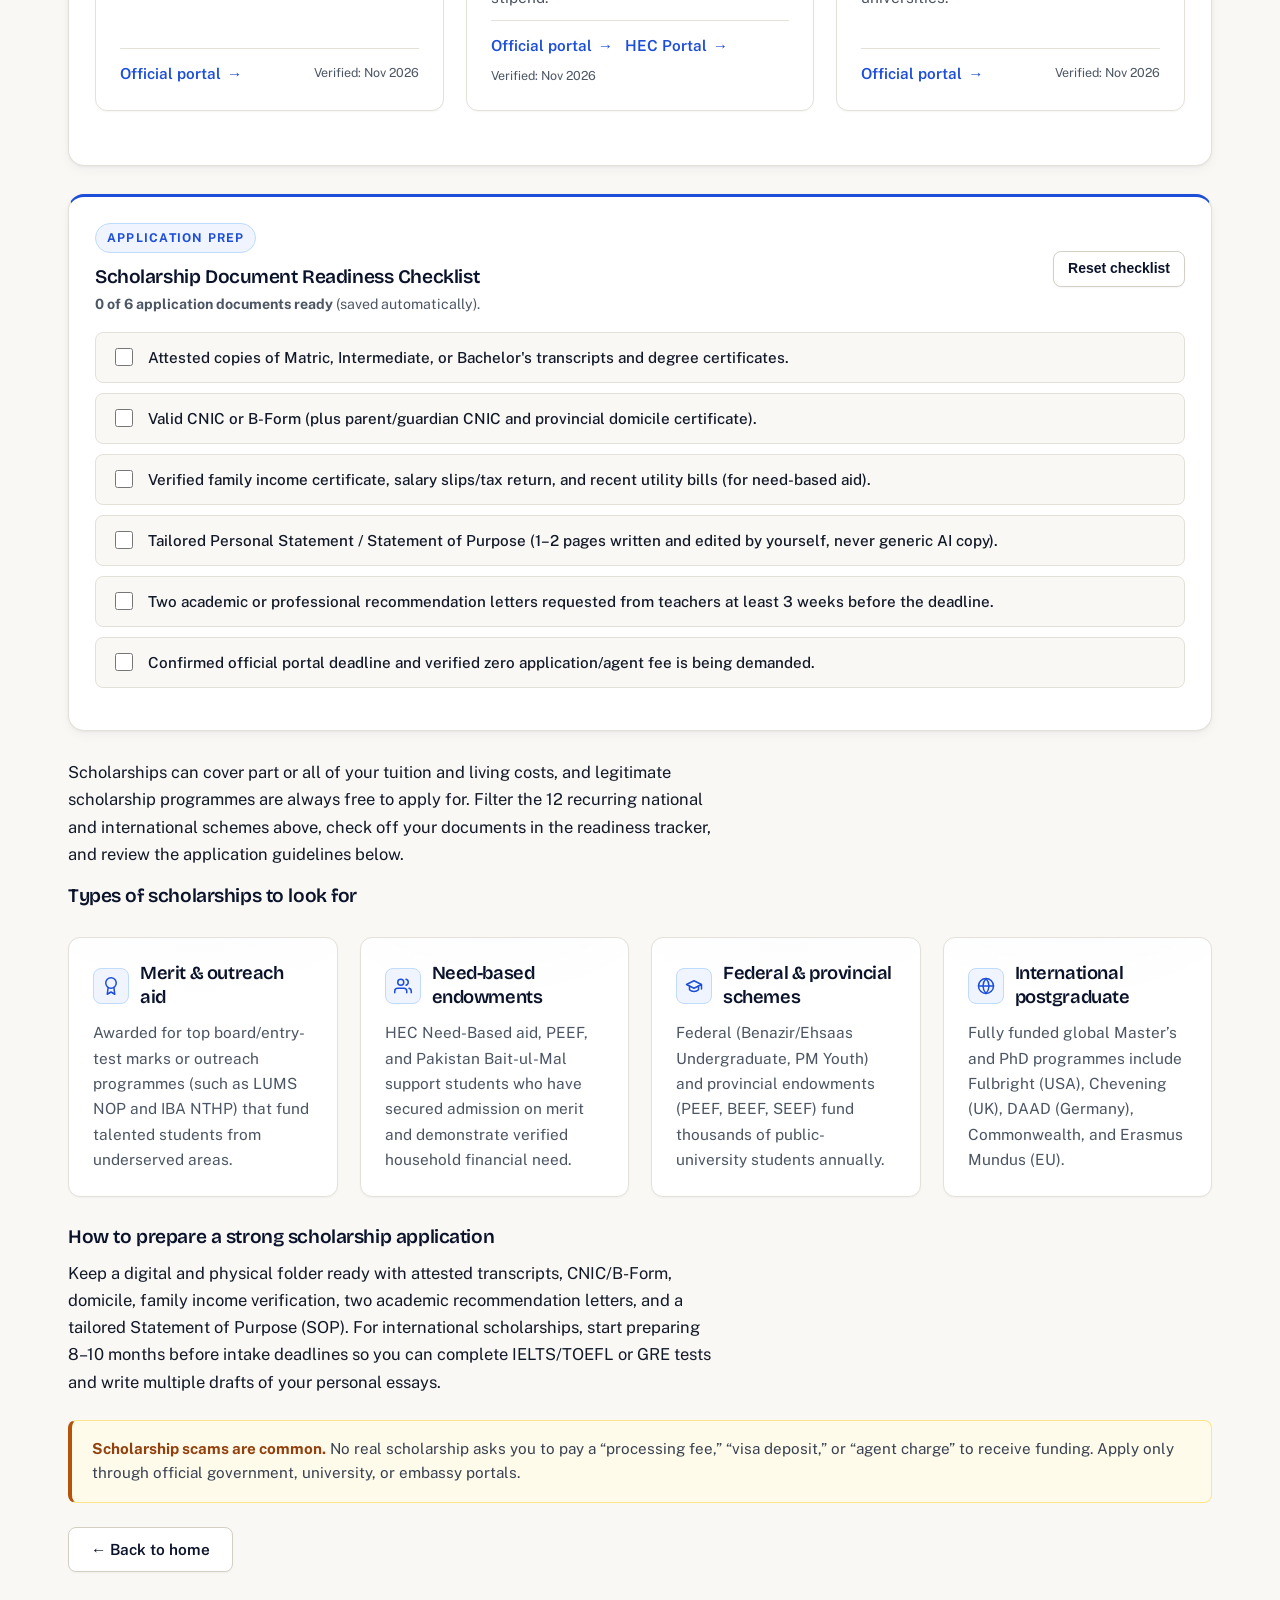
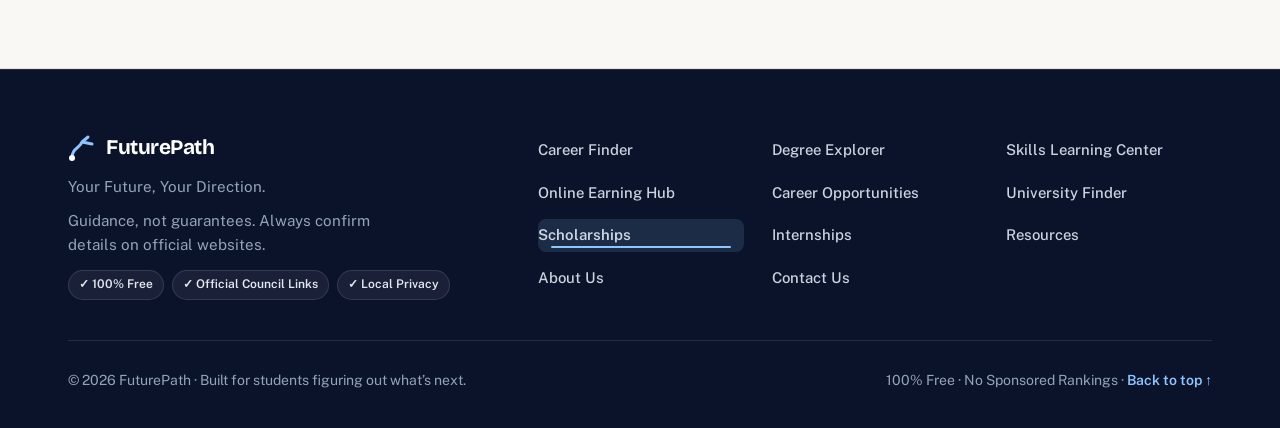
<file: scholarships.html>
<!DOCTYPE html>
<html lang="en"><head><meta charset="utf-8"><meta name="viewport" content="width=device-width,initial-scale=1">
<title>Scholarships | FuturePath</title><meta name="description" content="12 national and international scholarship programmes and how to apply honestly.">
<meta property="og:title" content="Scholarships | FuturePath"><meta property="og:description" content="12 national and international scholarship programmes and how to apply honestly."><meta property="og:type" content="website">
<meta name="theme-color" content="#0B132B">
<link rel="preconnect" href="https://fonts.googleapis.com"><link rel="preconnect" href="https://fonts.gstatic.com" crossorigin>
<link href="https://fonts.googleapis.com/css2?family=Bricolage+Grotesque:wght@600;700&family=Public+Sans:wght@400;500;600;700&display=swap" rel="stylesheet">
<link rel="stylesheet" href="assets/css/styles.css">
<script>document.documentElement.classList.add('js');window.setTimeout(function(){var e=document.querySelectorAll('.reveal:not(.in)');for(var i=0;i<e.length;i++)e[i].classList.add('in')},2500)</script>
<noscript><style>.reveal{opacity:1!important;transform:none!important}</style></noscript></head><body>
<a class="skip" href="#main">Skip to content</a>
<header class="site-header"><div class="nav-accent" aria-hidden="true"></div><div class="wrap bar">
<a class="logo" href="index.html" aria-label="FuturePath home"><svg width="28" height="28" viewBox="0 0 28 28" aria-hidden="true"><path d="M4 24 C4 14 12 14 14 8 M14 8 L20 3 M14 8 L24 10" fill="none" stroke="#8EC5FF" stroke-width="3" stroke-linecap="round"/><circle cx="4" cy="24" r="3" fill="#fff"/></svg>FuturePath</a>
<button class="menu-btn" aria-expanded="false" aria-controls="nav">Menu</button>
<nav id="nav" aria-label="Main"><a href="career-finder.html">Career Finder</a><a href="degree-explorer.html">Degrees</a><a href="skills.html">Skills</a><a href="online-earning.html">Earn Online</a><a href="universities.html">Universities</a><a href="scholarships.html" aria-current="page">Scholarships</a><details class="more"><summary>More</summary><div><a href="careers.html">Careers</a><a href="internships.html">Internships</a><a href="resources.html">Resources</a><a href="about.html">About</a><a href="contact.html">Contact</a></div></details></nav></div></header>
<main id="main"><section class="page-hero"><div class="wrap page-hero-grid"><div><div class="breadcrumb"><a href="index.html">Home</a> <span>/</span> <span>Scholarships</span></div><span class="eyebrow">Funding</span><h1>Scholarships</h1><p class="lead">Types of scholarships to look for and how to apply honestly.</p></div><aside class="page-hero-meta"><div class="meta-title">Honest Guidance</div><p>Free, practical advice grounded in real requirements. Always verify admissions and deadlines on official portals.</p></aside></div></section><section class="sec reveal"><div class="wrap"><div class="editorial-intro"><div class="feature" style="grid-template-columns:1fr"><div><h2>Find and win scholarships</h2><p class="lead">Explore 12 verified national &amp; international scholarship programmes and track your application documents</p><ul class="check"><li>12 national &amp; global scholarship schemes</li><li>Eligibility, study level &amp; coverage breakdown</li><li>Interactive document readiness checklist</li></ul></div></div><div class="feature-img"><img src="assets/img/scholarship-award.jpg" alt="Open study notebooks and library bookshelves for scholarship preparation" width="800" height="600" loading="lazy" decoding="async"><div class="img-caption"><strong>12 National &amp; Global Scholarships</strong><span>HEC Need-Based, Ehsaas, PEEF, SEEF/BEEF, Fulbright, Chevening, DAAD &amp; Erasmus.</span></div></div></div><div><div id="app" data-page="scholarships"></div><p>Scholarships can cover part or all of your tuition and living costs, and legitimate scholarship programmes are always free to apply for. Filter the 12 recurring national and international schemes above, check off your documents in the readiness tracker, and review the application guidelines below.</p><h3>Types of scholarships to look for</h3><div class="grid"><article class="card"><h3><span class="ic"><svg viewBox="0 0 24 24" stroke-linecap="round" stroke-linejoin="round"><circle cx="12" cy="8" r="7"/><polyline points="8.21 13.89 7 23 12 20 17 23 15.79 13.88"/></svg></span>Merit &amp; outreach aid</h3><p>Awarded for top board/entry-test marks or outreach programmes (such as LUMS NOP and IBA NTHP) that fund talented students from underserved areas.</p></article><article class="card"><h3><span class="ic"><svg viewBox="0 0 24 24" stroke-linecap="round" stroke-linejoin="round"><path d="M17 21v-2a4 4 0 0 0-4-4H5a4 4 0 0 0-4 4v2"/><circle cx="9" cy="7" r="4"/><path d="M23 21v-2a4 4 0 0 0-3-3.87"/><path d="M16 3.13a4 4 0 0 1 0 7.75"/></svg></span>Need-based endowments</h3><p>HEC Need-Based aid, PEEF, and Pakistan Bait-ul-Mal support students who have secured admission on merit and demonstrate verified household financial need.</p></article><article class="card"><h3><span class="ic"><svg viewBox="0 0 24 24" stroke-linecap="round" stroke-linejoin="round"><path d="M22 10v6M2 10l10-5 10 5-10 5z"/><path d="M6 12v5c3 3 9 3 12 0v-5"/></svg></span>Federal &amp; provincial schemes</h3><p>Federal (Benazir/Ehsaas Undergraduate, PM Youth) and provincial endowments (PEEF, BEEF, SEEF) fund thousands of public-university students annually.</p></article><article class="card"><h3><span class="ic"><svg viewBox="0 0 24 24" stroke-linecap="round" stroke-linejoin="round"><circle cx="12" cy="12" r="10"/><line x1="2" y1="12" x2="22" y2="12"/><path d="M12 2a15.3 15.3 0 0 1 4 10 15.3 15.3 0 0 1-4 10 15.3 15.3 0 0 1-4-10 15.3 15.3 0 0 1 4-10z"/></svg></span>International postgraduate</h3><p>Fully funded global Master&rsquo;s and PhD programmes include Fulbright (USA), Chevening (UK), DAAD (Germany), Commonwealth, and Erasmus Mundus (EU).</p></article></div><h3>How to prepare a strong scholarship application</h3><p>Keep a digital and physical folder ready with attested transcripts, CNIC/B-Form, domicile, family income verification, two academic recommendation letters, and a tailored Statement of Purpose (SOP). For international scholarships, start preparing 8&ndash;10 months before intake deadlines so you can complete IELTS/TOEFL or GRE tests and write multiple drafts of your personal essays.</p><div class="note"><strong>Scholarship scams are common.</strong> No real scholarship asks you to pay a &ldquo;processing fee,&rdquo; &ldquo;visa deposit,&rdquo; or &ldquo;agent charge&rdquo; to receive funding. Apply only through official government, university, or embassy portals.</div><p><a class="btn" href="index.html">&larr; Back to home</a></p></div></div></section></main>
<footer class="site-footer"><div class="wrap"><div class="footer-top"><div class="brand-col"><strong class="logo-text"><svg width="28" height="28" viewBox="0 0 28 28" aria-hidden="true"><path d="M4 24 C4 14 12 14 14 8 M14 8 L20 3 M14 8 L24 10" fill="none" stroke="#8EC5FF" stroke-width="3" stroke-linecap="round"/><circle cx="4" cy="24" r="3" fill="#fff"/></svg>FuturePath</strong><p>Your Future, Your Direction.</p><p class="small">Guidance, not guarantees. Always confirm details on official websites.</p><div class="footer-badges"><span class="footer-pill">&#10003; 100% Free</span><span class="footer-pill">&#10003; Official Council Links</span><span class="footer-pill">&#10003; Local Privacy</span></div></div><nav aria-label="Footer"><a href="career-finder.html">Career Finder</a><a href="degree-explorer.html">Degree Explorer</a><a href="skills.html">Skills Learning Center</a><a href="online-earning.html">Online Earning Hub</a><a href="careers.html">Career Opportunities</a><a href="universities.html">University Finder</a><a href="scholarships.html" aria-current="page">Scholarships</a><a href="internships.html">Internships</a><a href="resources.html">Resources</a><a href="about.html">About Us</a><a href="contact.html">Contact Us</a></nav></div><p class="footer-bottom"><span>&copy; 2026 FuturePath &middot; Built for students figuring out what&rsquo;s next.</span><span>100% Free &middot; No Sponsored Rankings &middot; <a href="#main" class="back-top">Back to top &uarr;</a></span></p></div></footer>
<script src="assets/js/main.js"></script><script src="assets/js/data.js"></script><script src="assets/js/app.js"></script></body></html>
</file>
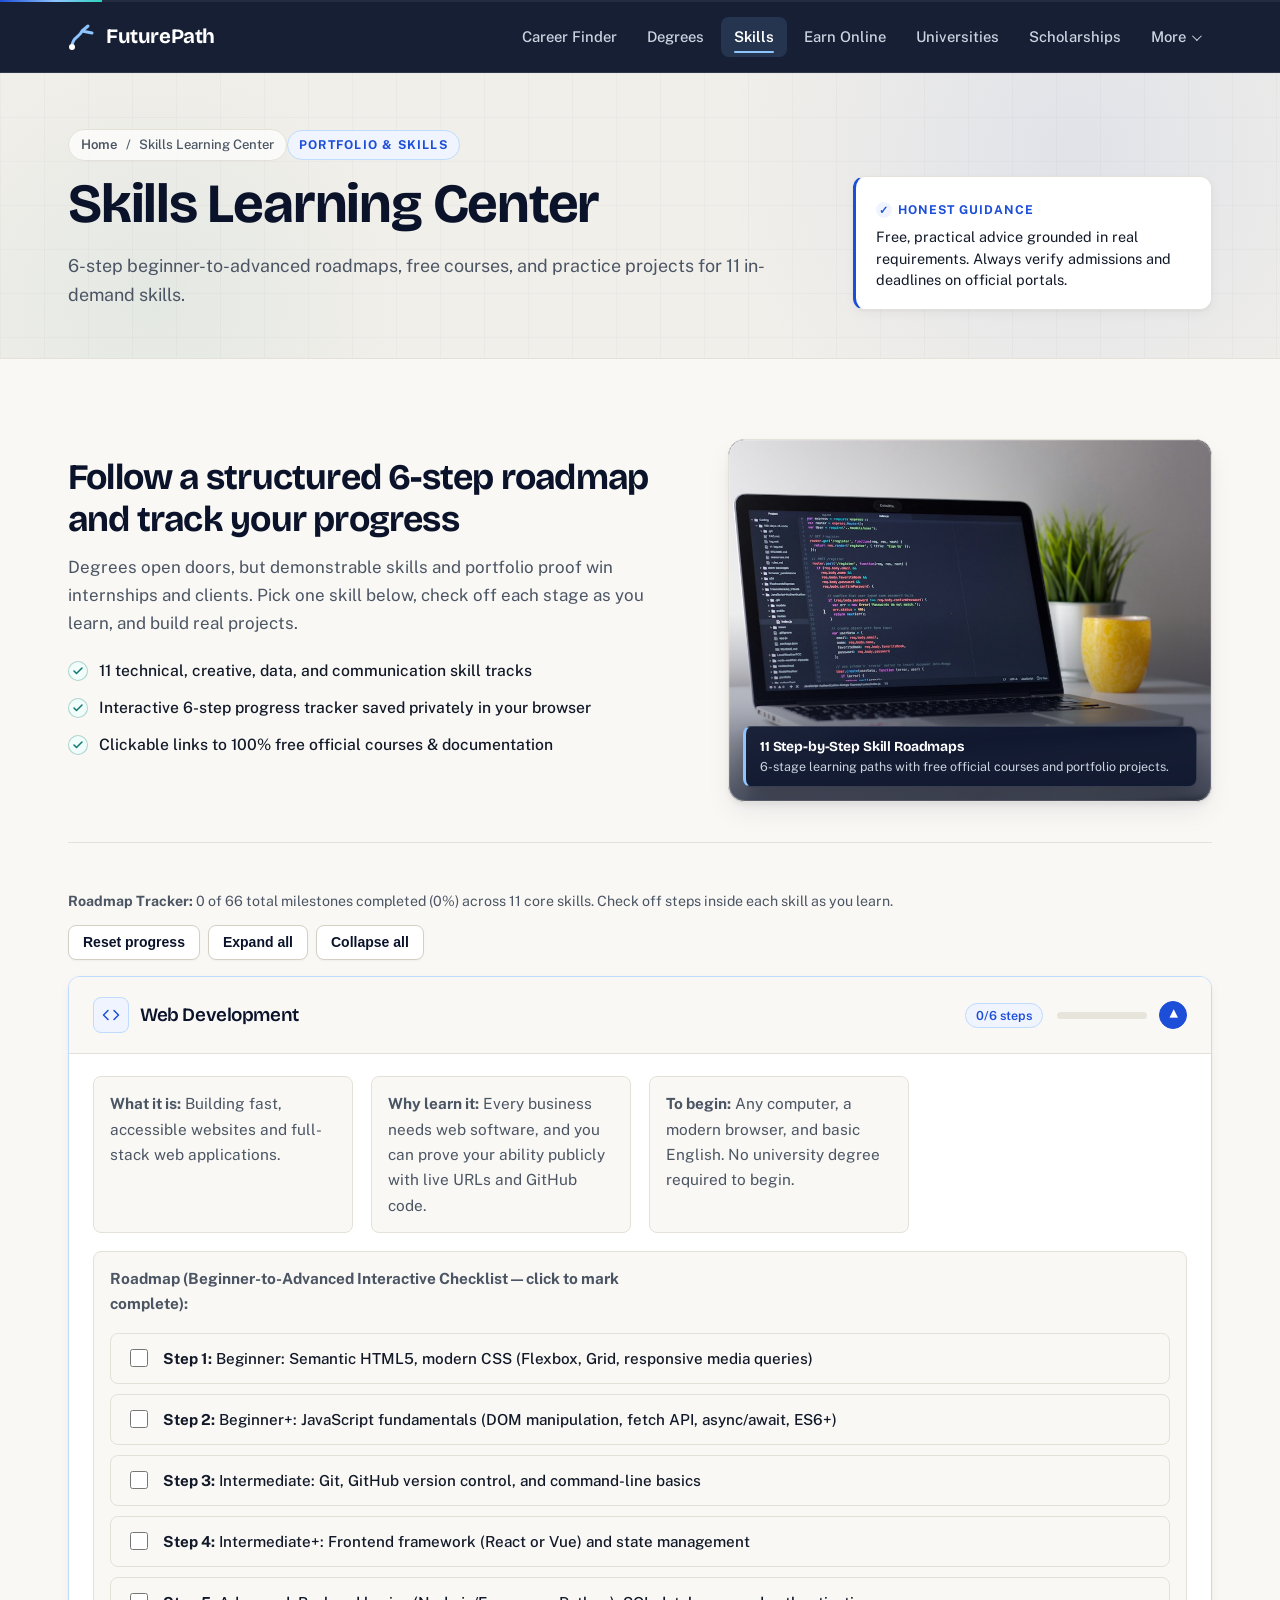
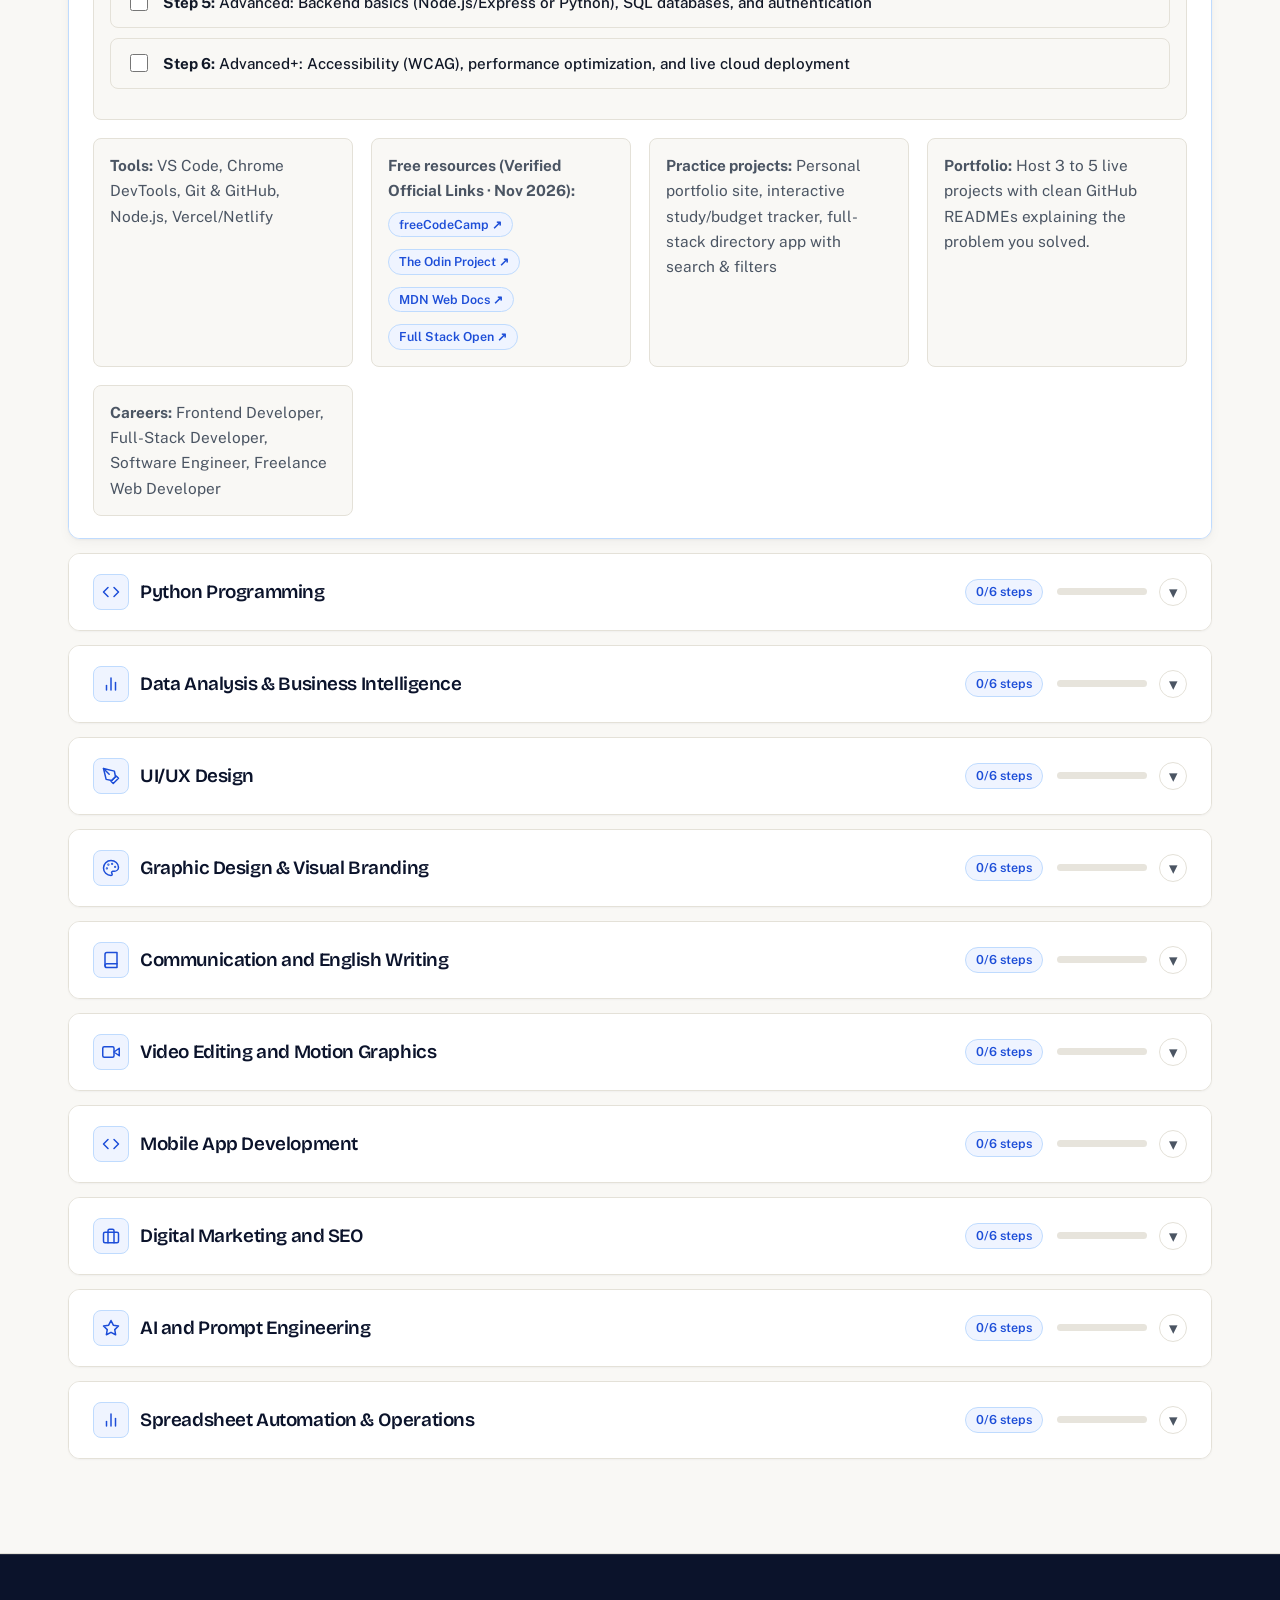
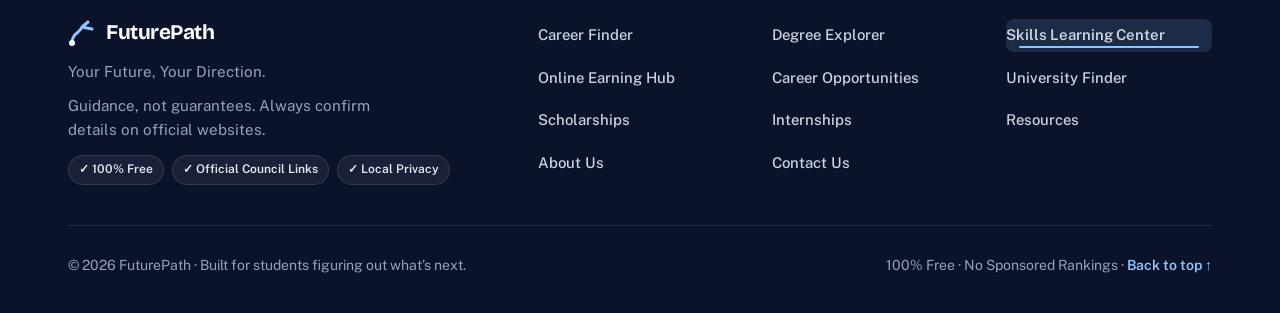
<file: skills.html>
<!DOCTYPE html>
<html lang="en"><head><meta charset="utf-8"><meta name="viewport" content="width=device-width,initial-scale=1">
<title>Skills Learning Center | FuturePath</title><meta name="description" content="Roadmaps, free resources and practice projects for in-demand, future-proof skills.">
<meta property="og:title" content="Skills Learning Center | FuturePath"><meta property="og:description" content="Roadmaps, free resources and practice projects for in-demand, future-proof skills."><meta property="og:type" content="website">
<meta name="theme-color" content="#0B132B">
<link rel="preconnect" href="https://fonts.googleapis.com"><link rel="preconnect" href="https://fonts.gstatic.com" crossorigin>
<link href="https://fonts.googleapis.com/css2?family=Bricolage+Grotesque:wght@600;700&family=Public+Sans:wght@400;500;600;700&display=swap" rel="stylesheet">
<link rel="stylesheet" href="assets/css/styles.css">
<script>document.documentElement.classList.add('js');window.setTimeout(function(){var e=document.querySelectorAll('.reveal:not(.in)');for(var i=0;i<e.length;i++)e[i].classList.add('in')},2500)</script>
<noscript><style>.reveal{opacity:1!important;transform:none!important}</style></noscript></head><body>
<a class="skip" href="#main">Skip to content</a>
<header class="site-header"><div class="nav-accent" aria-hidden="true"></div><div class="wrap bar">
<a class="logo" href="index.html" aria-label="FuturePath home"><svg width="28" height="28" viewBox="0 0 28 28" aria-hidden="true"><path d="M4 24 C4 14 12 14 14 8 M14 8 L20 3 M14 8 L24 10" fill="none" stroke="#8EC5FF" stroke-width="3" stroke-linecap="round"/><circle cx="4" cy="24" r="3" fill="#fff"/></svg>FuturePath</a>
<button class="menu-btn" aria-expanded="false" aria-controls="nav">Menu</button>
<nav id="nav" aria-label="Main"><a href="career-finder.html">Career Finder</a><a href="degree-explorer.html">Degrees</a><a href="skills.html" aria-current="page">Skills</a><a href="online-earning.html">Earn Online</a><a href="universities.html">Universities</a><a href="scholarships.html">Scholarships</a><details class="more"><summary>More</summary><div><a href="careers.html">Careers</a><a href="internships.html">Internships</a><a href="resources.html">Resources</a><a href="about.html">About</a><a href="contact.html">Contact</a></div></details></nav></div></header>
<main id="main"><section class="page-hero"><div class="wrap page-hero-grid"><div><div class="breadcrumb"><a href="index.html">Home</a> <span>/</span> <span>Skills Learning Center</span></div><span class="eyebrow">Portfolio &amp; Skills</span><h1>Skills Learning Center</h1><p class="lead">6-step beginner-to-advanced roadmaps, free courses, and practice projects for 11 in-demand skills.</p></div><aside class="page-hero-meta"><div class="meta-title">Honest Guidance</div><p>Free, practical advice grounded in real requirements. Always verify admissions and deadlines on official portals.</p></aside></div></section><section class="sec reveal"><div class="wrap"><div class="editorial-intro"><div class="feature" style="grid-template-columns:1fr"><div><h2>Follow a structured 6-step roadmap and track your progress</h2><p class="lead">Degrees open doors, but demonstrable skills and portfolio proof win internships and clients. Pick one skill below, check off each stage as you learn, and build real projects.</p><ul class="check"><li>11 technical, creative, data, and communication skill tracks</li><li>Interactive 6-step progress tracker saved privately in your browser</li><li>Clickable links to 100% free official courses &amp; documentation</li></ul></div></div><div class="feature-img"><img src="assets/img/coding-skills.jpg" alt="Developer writing code on a laptop at a clean desk" width="800" height="600" loading="lazy" decoding="async"><div class="img-caption"><strong>11 Step-by-Step Skill Roadmaps</strong><span>6-stage learning paths with free official courses and portfolio projects.</span></div></div></div><div id="app" data-page="skills"></div></div></section></main>
<footer class="site-footer"><div class="wrap"><div class="footer-top"><div class="brand-col"><strong class="logo-text"><svg width="28" height="28" viewBox="0 0 28 28" aria-hidden="true"><path d="M4 24 C4 14 12 14 14 8 M14 8 L20 3 M14 8 L24 10" fill="none" stroke="#8EC5FF" stroke-width="3" stroke-linecap="round"/><circle cx="4" cy="24" r="3" fill="#fff"/></svg>FuturePath</strong><p>Your Future, Your Direction.</p><p class="small">Guidance, not guarantees. Always confirm details on official websites.</p><div class="footer-badges"><span class="footer-pill">&#10003; 100% Free</span><span class="footer-pill">&#10003; Official Council Links</span><span class="footer-pill">&#10003; Local Privacy</span></div></div><nav aria-label="Footer"><a href="career-finder.html">Career Finder</a><a href="degree-explorer.html">Degree Explorer</a><a href="skills.html" aria-current="page">Skills Learning Center</a><a href="online-earning.html">Online Earning Hub</a><a href="careers.html">Career Opportunities</a><a href="universities.html">University Finder</a><a href="scholarships.html">Scholarships</a><a href="internships.html">Internships</a><a href="resources.html">Resources</a><a href="about.html">About Us</a><a href="contact.html">Contact Us</a></nav></div><p class="footer-bottom"><span>&copy; 2026 FuturePath &middot; Built for students figuring out what&rsquo;s next.</span><span>100% Free &middot; No Sponsored Rankings &middot; <a href="#main" class="back-top">Back to top &uarr;</a></span></p></div></footer>
<script src="assets/js/main.js"></script><script src="assets/js/data.js"></script><script src="assets/js/app.js"></script></body></html>
</file>
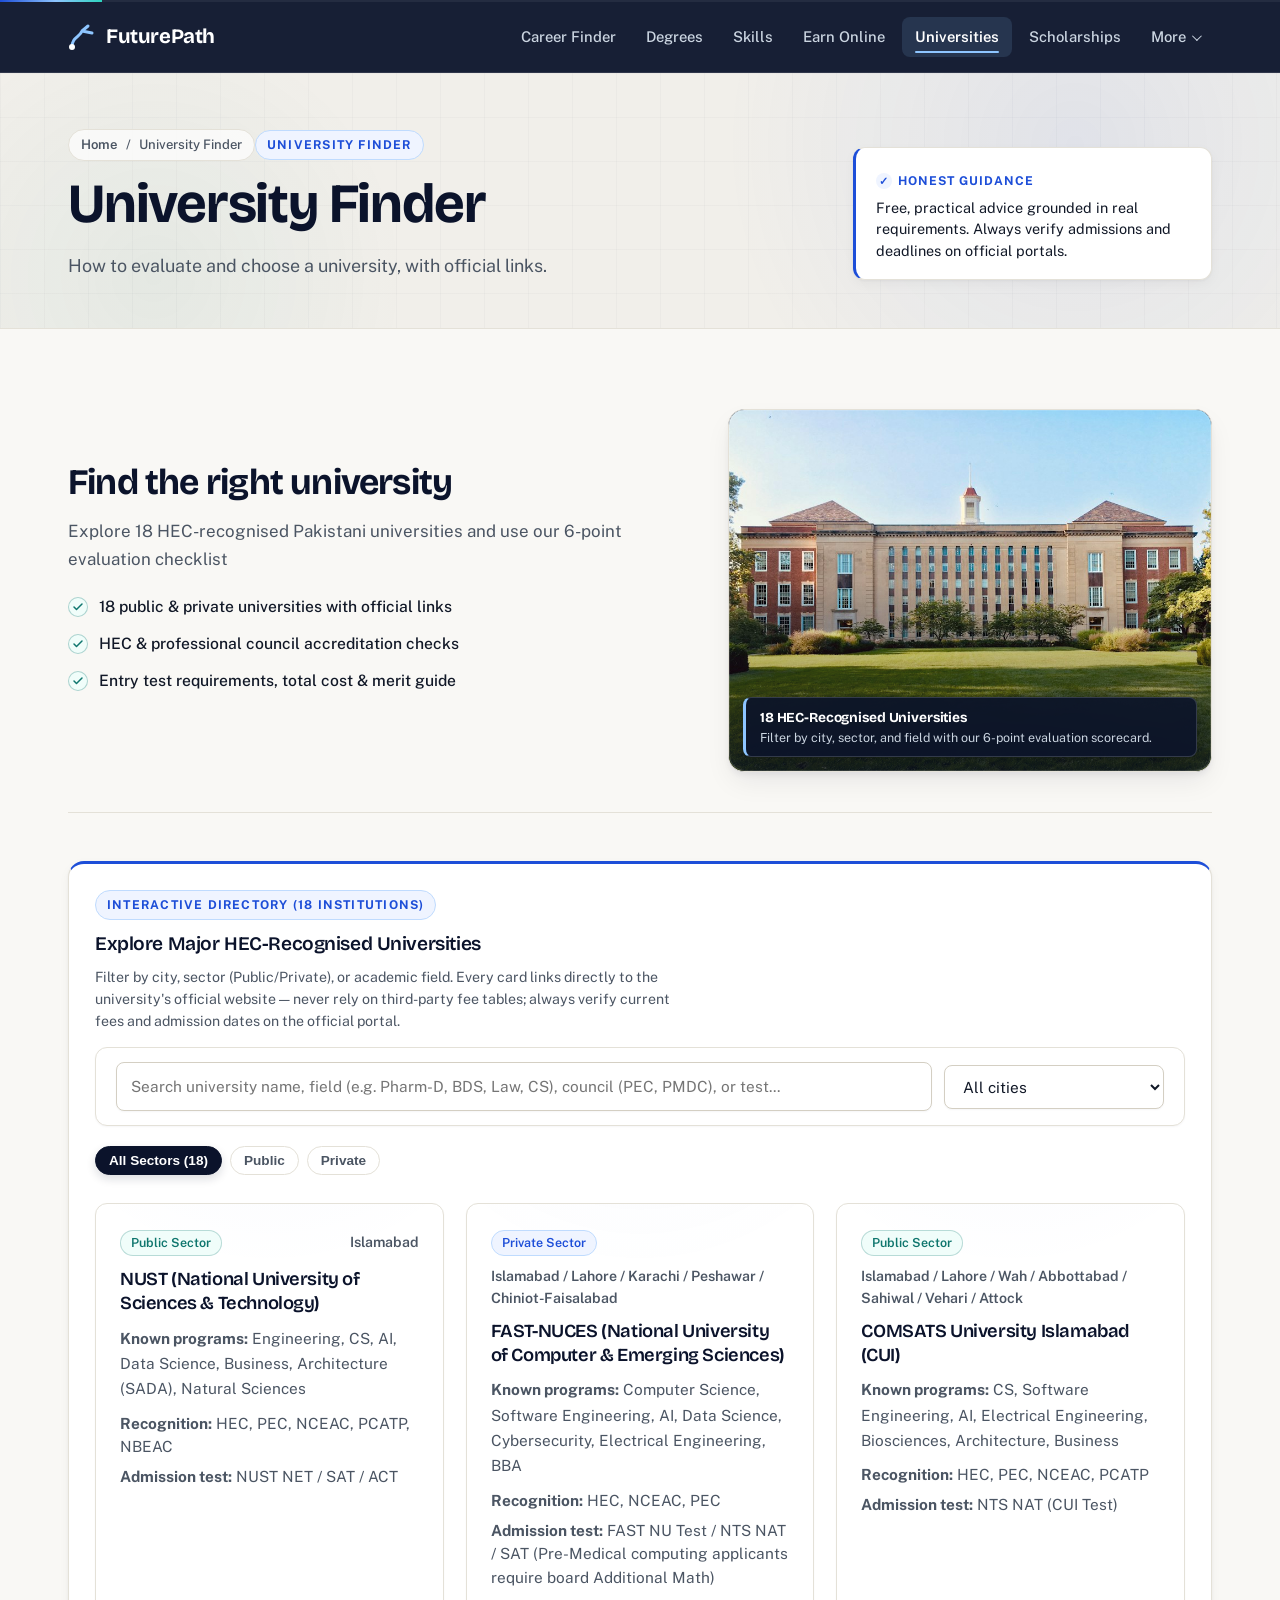
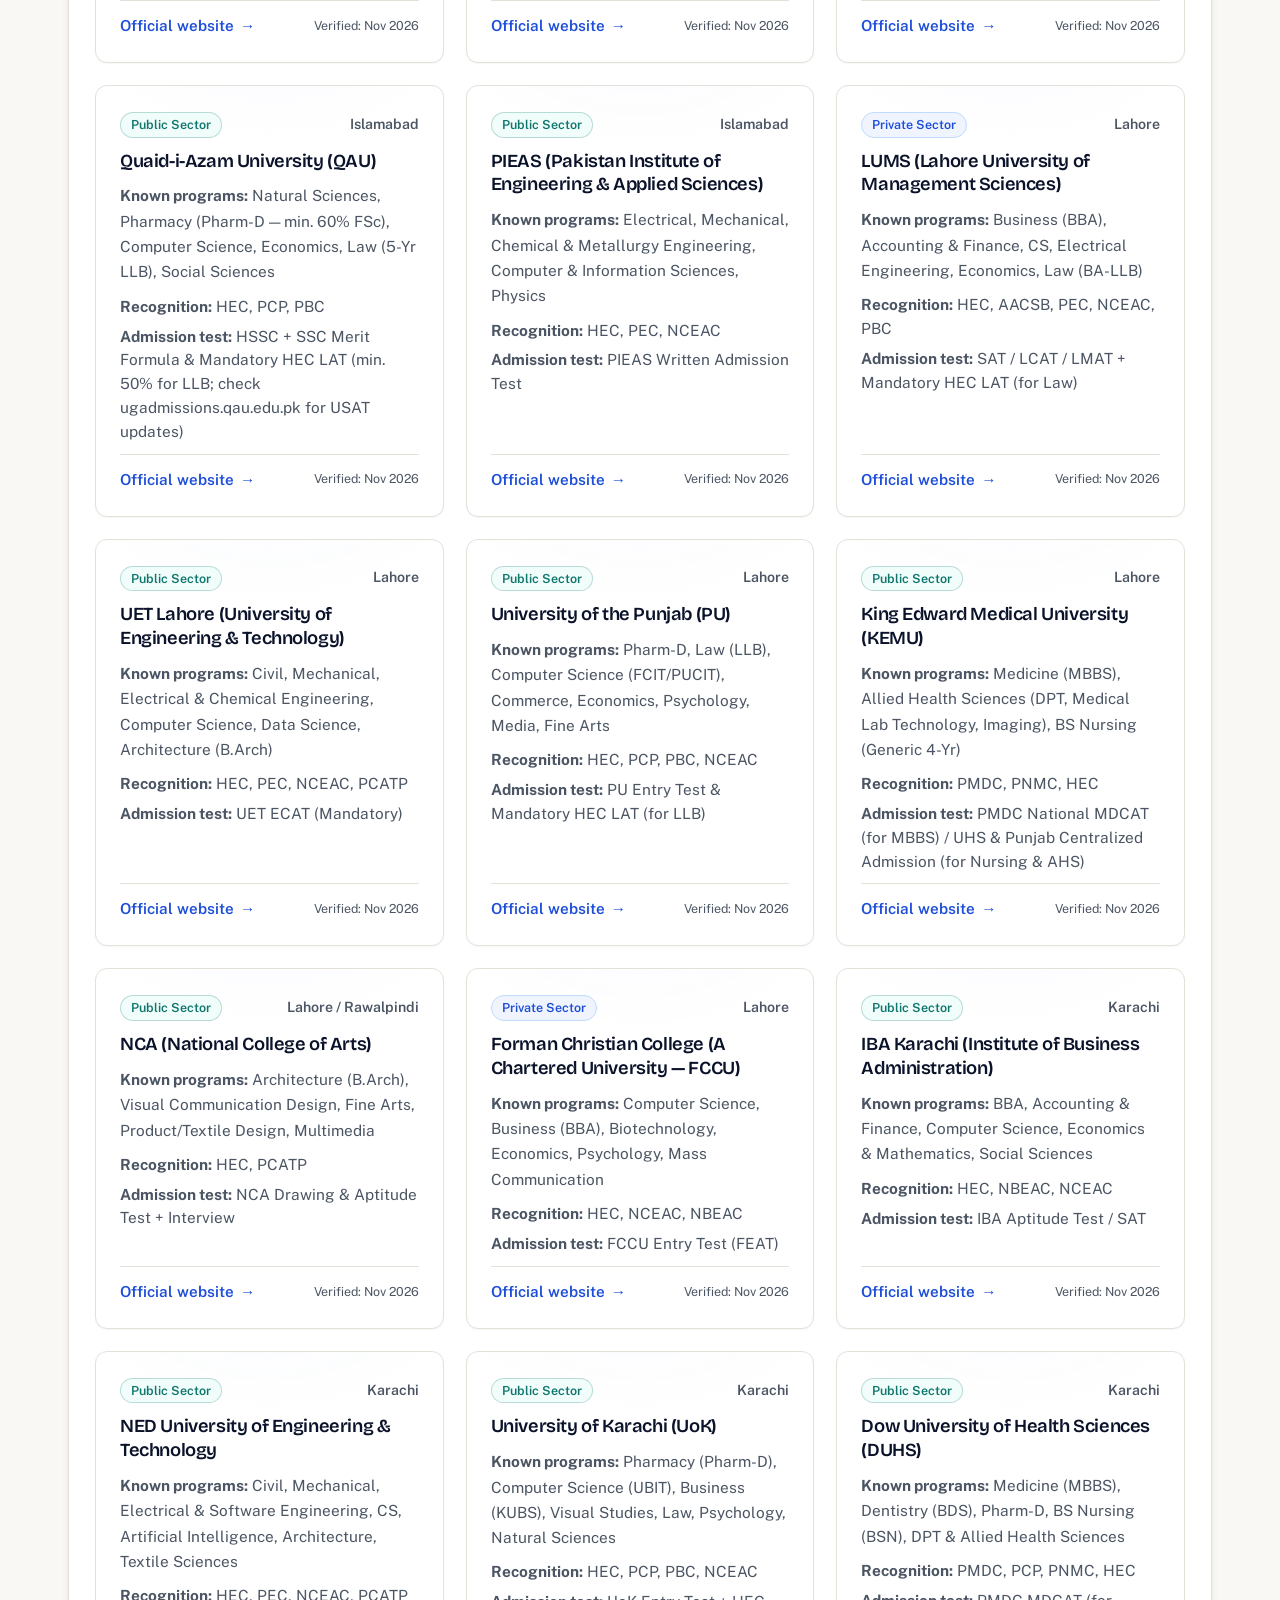
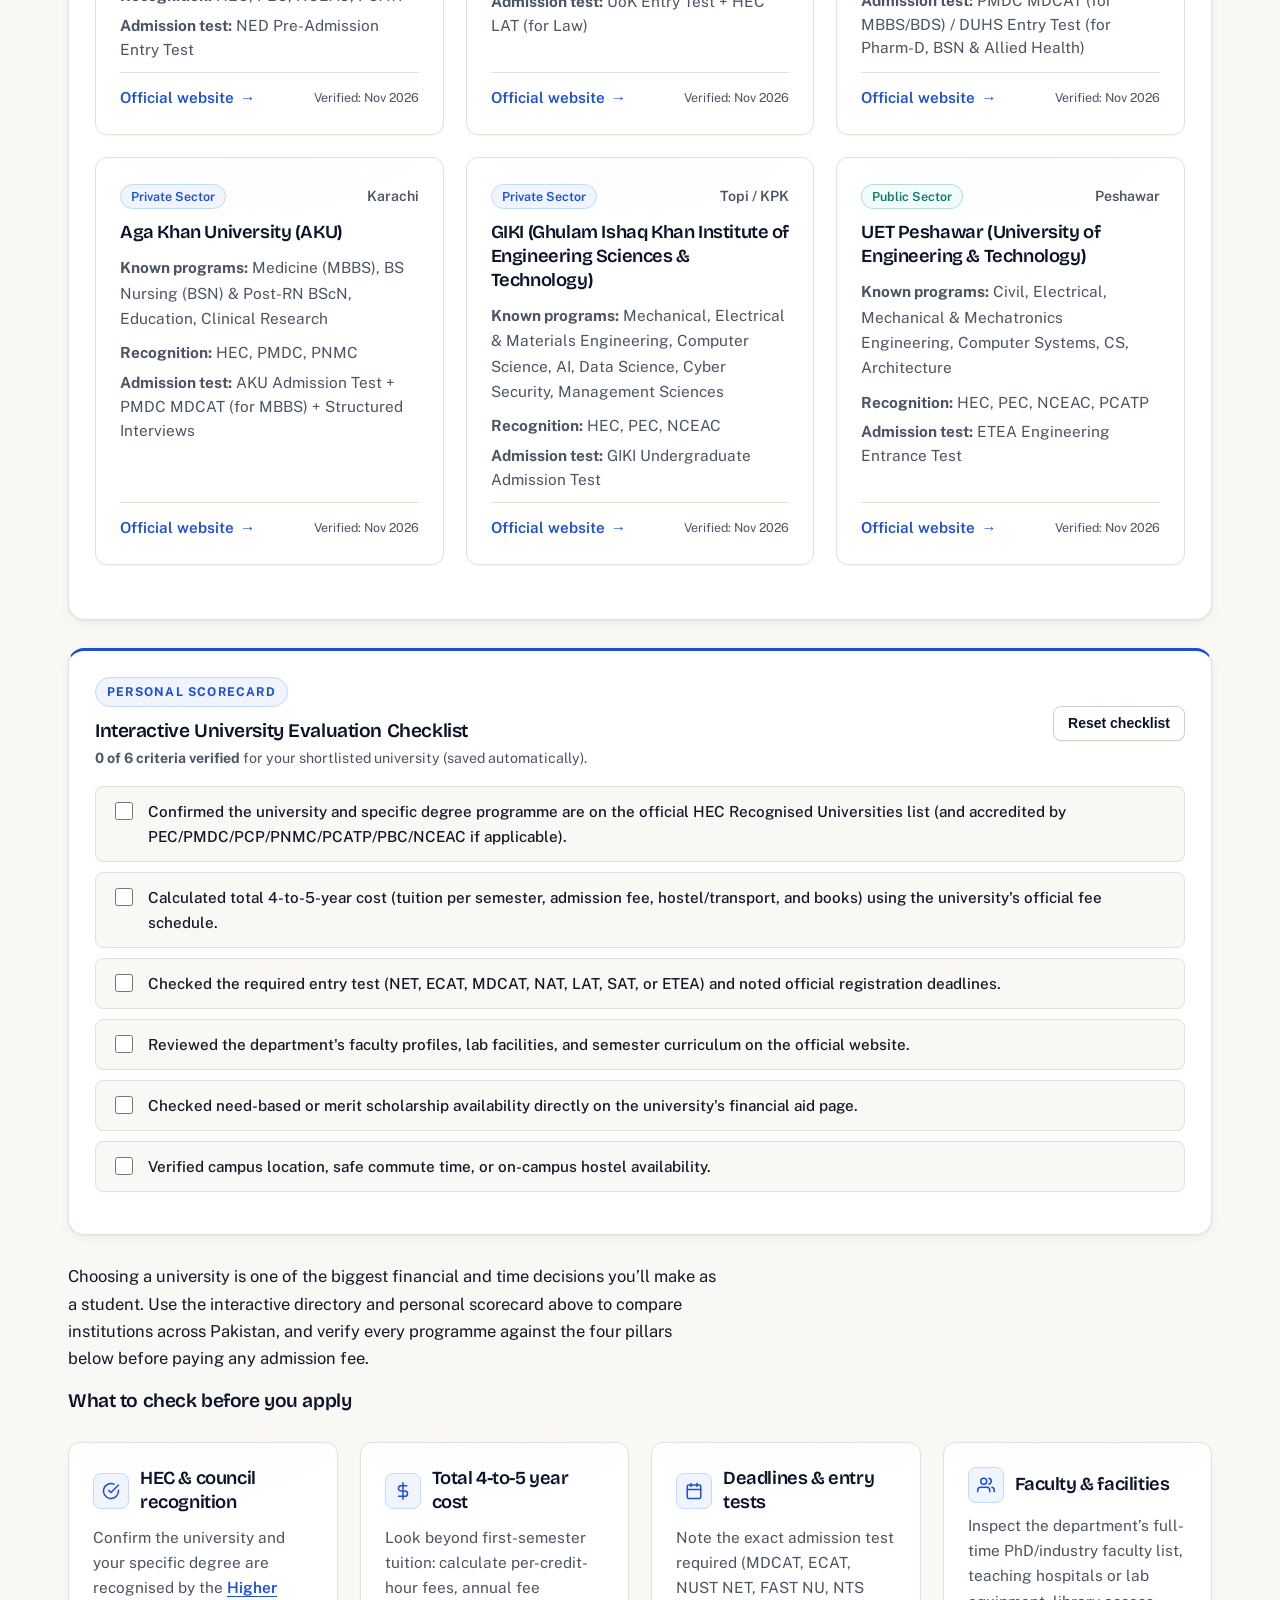
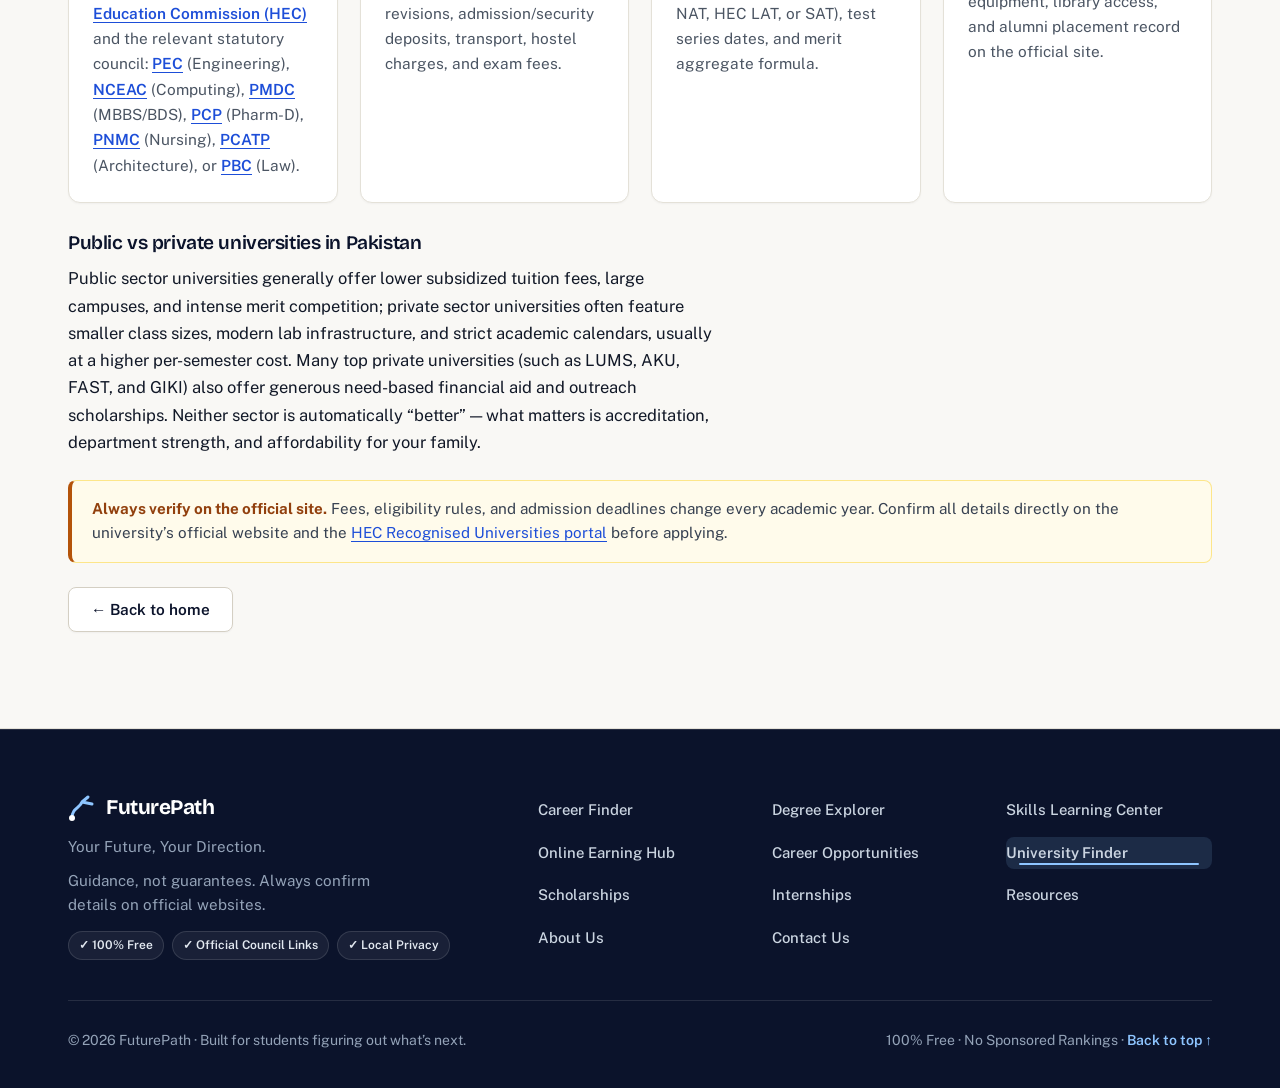
<file: universities.html>
<!DOCTYPE html>
<html lang="en"><head><meta charset="utf-8"><meta name="viewport" content="width=device-width,initial-scale=1">
<title>University Finder | FuturePath</title><meta name="description" content="How to evaluate and choose from 18 HEC-recognised Pakistani universities, with official links.">
<meta property="og:title" content="University Finder | FuturePath"><meta property="og:description" content="How to evaluate and choose from 18 HEC-recognised Pakistani universities, with official links."><meta property="og:type" content="website">
<meta name="theme-color" content="#0B132B">
<link rel="preconnect" href="https://fonts.googleapis.com"><link rel="preconnect" href="https://fonts.gstatic.com" crossorigin>
<link href="https://fonts.googleapis.com/css2?family=Bricolage+Grotesque:wght@600;700&family=Public+Sans:wght@400;500;600;700&display=swap" rel="stylesheet">
<link rel="stylesheet" href="assets/css/styles.css">
<script>document.documentElement.classList.add('js');window.setTimeout(function(){var e=document.querySelectorAll('.reveal:not(.in)');for(var i=0;i<e.length;i++)e[i].classList.add('in')},2500)</script>
<noscript><style>.reveal{opacity:1!important;transform:none!important}</style></noscript></head><body>
<a class="skip" href="#main">Skip to content</a>
<header class="site-header"><div class="nav-accent" aria-hidden="true"></div><div class="wrap bar">
<a class="logo" href="index.html" aria-label="FuturePath home"><svg width="28" height="28" viewBox="0 0 28 28" aria-hidden="true"><path d="M4 24 C4 14 12 14 14 8 M14 8 L20 3 M14 8 L24 10" fill="none" stroke="#8EC5FF" stroke-width="3" stroke-linecap="round"/><circle cx="4" cy="24" r="3" fill="#fff"/></svg>FuturePath</a>
<button class="menu-btn" aria-expanded="false" aria-controls="nav">Menu</button>
<nav id="nav" aria-label="Main"><a href="career-finder.html">Career Finder</a><a href="degree-explorer.html">Degrees</a><a href="skills.html">Skills</a><a href="online-earning.html">Earn Online</a><a href="universities.html" aria-current="page">Universities</a><a href="scholarships.html">Scholarships</a><details class="more"><summary>More</summary><div><a href="careers.html">Careers</a><a href="internships.html">Internships</a><a href="resources.html">Resources</a><a href="about.html">About</a><a href="contact.html">Contact</a></div></details></nav></div></header>
<main id="main"><section class="page-hero"><div class="wrap page-hero-grid"><div><div class="breadcrumb"><a href="index.html">Home</a> <span>/</span> <span>University Finder</span></div><span class="eyebrow">University Finder</span><h1>University Finder</h1><p class="lead">How to evaluate and choose a university, with official links.</p></div><aside class="page-hero-meta"><div class="meta-title">Honest Guidance</div><p>Free, practical advice grounded in real requirements. Always verify admissions and deadlines on official portals.</p></aside></div></section><section class="sec reveal"><div class="wrap"><div class="editorial-intro"><div class="feature" style="grid-template-columns:1fr"><div><h2>Find the right university</h2><p class="lead">Explore 18 HEC-recognised Pakistani universities and use our 6-point evaluation checklist</p><ul class="check"><li>18 public &amp; private universities with official links</li><li>HEC &amp; professional council accreditation checks</li><li>Entry test requirements, total cost &amp; merit guide</li></ul></div></div><div class="feature-img"><img src="assets/img/university-campus.jpg" alt="Architectural university campus building and green lawn" width="800" height="600" loading="lazy" decoding="async"><div class="img-caption"><strong>18 HEC-Recognised Universities</strong><span>Filter by city, sector, and field with our 6-point evaluation scorecard.</span></div></div></div><div><div id="app" data-page="universities"></div><p>Choosing a university is one of the biggest financial and time decisions you&rsquo;ll make as a student. Use the interactive directory and personal scorecard above to compare institutions across Pakistan, and verify every programme against the four pillars below before paying any admission fee.</p><h3>What to check before you apply</h3><div class="grid"><article class="card"><h3><span class="ic"><svg viewBox="0 0 24 24" stroke-linecap="round" stroke-linejoin="round"><path d="M22 11.08V12a10 10 0 1 1-5.93-9.14"/><polyline points="22 4 12 14.01 9 11.01"/></svg></span>HEC &amp; council recognition</h3><p>Confirm the university and your specific degree are recognised by the <a href="https://www.hec.gov.pk" target="_blank" rel="noopener">Higher Education Commission (HEC)</a> and the relevant statutory council: <a href="https://www.pec.org.pk" target="_blank" rel="noopener">PEC</a> (Engineering), <a href="https://nceac.org.pk" target="_blank" rel="noopener">NCEAC</a> (Computing), <a href="https://pmdc.pk" target="_blank" rel="noopener">PMDC</a> (MBBS/BDS), <a href="https://www.pcpisb.gov.pk" target="_blank" rel="noopener">PCP</a> (Pharm-D), <a href="https://pnmc.gov.pk" target="_blank" rel="noopener">PNMC</a> (Nursing), <a href="https://pcatp.org.pk" target="_blank" rel="noopener">PCATP</a> (Architecture), or <a href="https://www.pakistanbarcouncil.org" target="_blank" rel="noopener">PBC</a> (Law).</p></article><article class="card"><h3><span class="ic"><svg viewBox="0 0 24 24" stroke-linecap="round" stroke-linejoin="round"><line x1="12" y1="1" x2="12" y2="23"/><path d="M17 5H9.5a3.5 3.5 0 0 0 0 7h5a3.5 3.5 0 0 1 0 7H6"/></svg></span>Total 4-to-5 year cost</h3><p>Look beyond first-semester tuition: calculate per-credit-hour fees, annual fee revisions, admission/security deposits, transport, hostel charges, and exam fees.</p></article><article class="card"><h3><span class="ic"><svg viewBox="0 0 24 24" stroke-linecap="round" stroke-linejoin="round"><rect x="3" y="4" width="18" height="18" rx="2" ry="2"/><line x1="16" y1="2" x2="16" y2="6"/><line x1="8" y1="2" x2="8" y2="6"/><line x1="3" y1="10" x2="21" y2="10"/></svg></span>Deadlines &amp; entry tests</h3><p>Note the exact admission test required (MDCAT, ECAT, NUST NET, FAST NU, NTS NAT, HEC LAT, or SAT), test series dates, and merit aggregate formula.</p></article><article class="card"><h3><span class="ic"><svg viewBox="0 0 24 24" stroke-linecap="round" stroke-linejoin="round"><path d="M17 21v-2a4 4 0 0 0-4-4H5a4 4 0 0 0-4 4v2"/><circle cx="9" cy="7" r="4"/><path d="M23 21v-2a4 4 0 0 0-3-3.87"/><path d="M16 3.13a4 4 0 0 1 0 7.75"/></svg></span>Faculty &amp; facilities</h3><p>Inspect the department&rsquo;s full-time PhD/industry faculty list, teaching hospitals or lab equipment, library access, and alumni placement record on the official site.</p></article></div><h3>Public vs private universities in Pakistan</h3><p>Public sector universities generally offer lower subsidized tuition fees, large campuses, and intense merit competition; private sector universities often feature smaller class sizes, modern lab infrastructure, and strict academic calendars, usually at a higher per-semester cost. Many top private universities (such as LUMS, AKU, FAST, and GIKI) also offer generous need-based financial aid and outreach scholarships. Neither sector is automatically &ldquo;better&rdquo; &mdash; what matters is accreditation, department strength, and affordability for your family.</p><div class="note"><strong>Always verify on the official site.</strong> Fees, eligibility rules, and admission deadlines change every academic year. Confirm all details directly on the university&rsquo;s official website and the <a href="https://www.hec.gov.pk" target="_blank" rel="noopener">HEC Recognised Universities portal</a> before applying.</div><p><a class="btn" href="index.html">&larr; Back to home</a></p></div></div></section></main>
<footer class="site-footer"><div class="wrap"><div class="footer-top"><div class="brand-col"><strong class="logo-text"><svg width="28" height="28" viewBox="0 0 28 28" aria-hidden="true"><path d="M4 24 C4 14 12 14 14 8 M14 8 L20 3 M14 8 L24 10" fill="none" stroke="#8EC5FF" stroke-width="3" stroke-linecap="round"/><circle cx="4" cy="24" r="3" fill="#fff"/></svg>FuturePath</strong><p>Your Future, Your Direction.</p><p class="small">Guidance, not guarantees. Always confirm details on official websites.</p><div class="footer-badges"><span class="footer-pill">&#10003; 100% Free</span><span class="footer-pill">&#10003; Official Council Links</span><span class="footer-pill">&#10003; Local Privacy</span></div></div><nav aria-label="Footer"><a href="career-finder.html">Career Finder</a><a href="degree-explorer.html">Degree Explorer</a><a href="skills.html">Skills Learning Center</a><a href="online-earning.html">Online Earning Hub</a><a href="careers.html">Career Opportunities</a><a href="universities.html" aria-current="page">University Finder</a><a href="scholarships.html">Scholarships</a><a href="internships.html">Internships</a><a href="resources.html">Resources</a><a href="about.html">About Us</a><a href="contact.html">Contact Us</a></nav></div><p class="footer-bottom"><span>&copy; 2026 FuturePath &middot; Built for students figuring out what&rsquo;s next.</span><span>100% Free &middot; No Sponsored Rankings &middot; <a href="#main" class="back-top">Back to top &uarr;</a></span></p></div></footer>
<script src="assets/js/main.js"></script><script src="assets/js/data.js"></script><script src="assets/js/app.js"></script></body></html>
</file>
<file: assets/css/styles.css>
/* ==========================================================================
   FuturePath — Editorial & Architectural EdTech Design System
   Enhanced with frontend-design interactive motion: mouse-following parallax,
   floating elements, staggered scroll choreography, and tactile micro-interactions.
   ========================================================================== */

:root {
  /* Surfaces */
  --ink: #0B132B;            /* Deepest Oxford ink (header, hero, footer) */
  --ink-2: #131E3A;          /* Elevated dark surface */
  --ink-3: #1E2D52;          /* Subtle dark border / card surface */
  --bg: #F9F8F5;             /* Warm alabaster paper background */
  --bg-2: #F1EFEA;           /* Secondary warm stone section background */
  --bg-3: #E7E4DC;           /* Subtle surface accent */
  --card: #FFFFFF;           /* Crisp white card surface */

  /* Typography colors */
  --ink-text: #111827;       /* Primary body text */
  --ink-head: #0B132B;       /* Headings */
  --mute: #4B5563;           /* Secondary body text (WCAG AA compliant) */
  --mute-light: #6B7280;     /* Metadata / captions */

  /* Structural hairlines */
  --line: #E4E1D8;           /* Primary border on light */
  --line-2: #D4CFC3;         /* Stronger border on light / inputs */
  --line-dark: rgba(255, 255, 255, 0.11);

  /* Brand & Semantic Accents */
  --brand: #1D4ED8;          /* Royal Academic Cobalt */
  --brand-deep: #1E3A8A;     /* Hover / active deep cobalt */
  --brand-soft: #EFF4FF;     /* Soft cobalt tint for badges/highlights */
  --brand-border: #BFDBFE;   /* Subtle cobalt border */
  --sky: #8EC5FF;            /* Original logo stroke accent on dark */
  --teal: #0F766E;           /* Academic emerald/teal for verified/skills */
  --teal-soft: #F0FDFA;      /* Soft teal background */
  --amber: #B45309;          /* Warm amber for honest advisories */
  --amber-soft: #FFFBEB;     /* Soft amber background */
  --amber-border: #FDE68A;

  /* Geometry & Elevation */
  --r-xs: 6px;
  --r-sm: 8px;
  --r: 12px;
  --r-lg: 16px;
  --r-pill: 999px;

  --sh-xs: 0 1px 2px rgba(11, 19, 43, 0.04);
  --sh-sm: 0 1px 3px rgba(11, 19, 43, 0.05), 0 4px 12px rgba(11, 19, 43, 0.04);
  --sh: 0 4px 6px -1px rgba(11, 19, 43, 0.06), 0 12px 28px -4px rgba(11, 19, 43, 0.08);
  --sh-lg: 0 14px 36px -4px rgba(11, 19, 43, 0.14), 0 4px 12px -2px rgba(11, 19, 43, 0.06);

  /* Motion & Interactive Parallax Custom Properties */
  --ease: cubic-bezier(0.22, 1, 0.36, 1);
  --ease-out: cubic-bezier(0.16, 1, 0.3, 1);
  --ease-spring: cubic-bezier(0.34, 1.56, 0.64, 1);
  --mx: 0;
  --my: 0;
  --scroll-progress: 0%;
}

/* ==========================================================================
   Reset & Base Typography
   ========================================================================== */
*, *::before, *::after {
  box-sizing: border-box;
}

html {
  scroll-behavior: smooth;
  -webkit-text-size-adjust: 100%;
  font-size: 16px;
}

body {
  margin: 0;
  font-family: "Public Sans", -apple-system, BlinkMacSystemFont, "Segoe UI", Roboto, sans-serif;
  font-size: 1.03125rem;
  line-height: 1.65;
  color: var(--ink-text);
  background-color: var(--bg);
  -webkit-font-smoothing: antialiased;
  -moz-osx-font-smoothing: grayscale;
  text-rendering: optimizeLegibility;
  overflow-x: hidden;
}

h1, h2, h3, h4, .logo, .logo-text {
  font-family: "Bricolage Grotesque", "Public Sans", sans-serif;
  color: var(--ink-head);
  line-height: 1.15;
  margin: 0 0 0.5em;
  letter-spacing: -0.022em;
}

h1 {
  font-size: clamp(2.15rem, 4.4vw, 3.45rem);
  font-weight: 700;
  line-height: 1.08;
}

h2 {
  font-size: clamp(1.6rem, 2.8vw, 2.25rem);
  font-weight: 700;
}

h3 {
  font-size: 1.2rem;
  font-weight: 600;
  line-height: 1.3;
}

h4 {
  font-size: 1.05rem;
  font-weight: 600;
}

p {
  margin: 0 0 1em;
  max-width: 65ch;
}

.small {
  font-size: 0.885rem;
  line-height: 1.55;
  color: var(--mute);
}

a {
  color: var(--brand);
  text-decoration-thickness: 1px;
  text-underline-offset: 3px;
  transition: color 0.2s var(--ease);
}

a:hover {
  color: var(--brand-deep);
}

img, svg {
  max-width: 100%;
  display: block;
}

/* Layout containers */
.wrap {
  max-width: 1200px;
  margin: 0 auto;
  padding: 0 28px;
}

.narrow {
  max-width: 780px;
}

/* Focus & Accessibility */
:focus-visible {
  outline: 2px solid var(--brand);
  outline-offset: 3px;
  border-radius: 4px;
}

.skip {
  position: absolute;
  left: -9999px;
  top: 0;
  z-index: 999;
}

.skip:focus {
  left: 16px;
  top: 16px;
  background: var(--card);
  color: var(--ink-head);
  padding: 10px 18px;
  border-radius: var(--r-sm);
  box-shadow: var(--sh-lg);
  font-weight: 600;
  text-decoration: none;
  border: 2px solid var(--brand);
}

/* ==========================================================================
   Header, Scroll Progress & Navigation Micro-Interactions
   ========================================================================== */
.site-header {
  background: rgba(11, 19, 43, 0.95);
  backdrop-filter: blur(12px);
  -webkit-backdrop-filter: blur(12px);
  position: sticky;
  top: 0;
  z-index: 100;
  border-bottom: 1px solid var(--line-dark);
  transition: box-shadow 0.3s var(--ease), background-color 0.3s var(--ease);
}

.site-header.scrolled {
  background: rgba(11, 19, 43, 0.99);
  box-shadow: 0 10px 30px rgba(11, 19, 43, 0.22);
}

.nav-accent {
  height: 2px;
  background: rgba(255, 255, 255, 0.06);
  position: relative;
  overflow: hidden;
}

.nav-accent::after {
  content: "";
  position: absolute;
  left: 0;
  top: 0;
  bottom: 0;
  width: var(--scroll-progress, 100%);
  background: linear-gradient(90deg, var(--brand) 0%, var(--sky) 55%, #2DD4BF 100%);
  transition: width 0.12s linear;
}

.bar {
  display: flex;
  align-items: center;
  justify-content: space-between;
  gap: 20px;
  min-height: 70px;
  position: relative;
}

.logo {
  display: inline-flex;
  align-items: center;
  gap: 10px;
  color: #FFFFFF;
  text-decoration: none;
  font-size: 1.28rem;
  font-weight: 700;
  letter-spacing: -0.02em;
  margin: 0;
  padding: 4px 0;
  flex-shrink: 0;
}

.logo:hover {
  color: #FFFFFF;
}

.logo svg {
  width: 28px;
  height: 28px;
  flex-shrink: 0;
  animation: logoFloat 4.5s ease-in-out infinite;
  transition: transform 0.35s var(--ease-spring), filter 0.3s var(--ease);
}

@keyframes logoFloat {
  0%, 100% {
    transform: translateY(0);
  }
  50% {
    transform: translateY(-2.5px);
  }
}

.logo:hover svg {
  animation-play-state: paused;
  transform: translateY(-2px) rotate(-4deg) scale(1.06);
  filter: drop-shadow(0 2px 8px rgba(142, 197, 255, 0.45));
}

#nav {
  display: flex;
  align-items: center;
  gap: 4px;
}

nav a,
.more summary {
  color: #CBD5E1;
  text-decoration: none;
  padding: 8px 13px;
  border-radius: var(--r-sm);
  font-size: 0.925rem;
  font-weight: 500;
  cursor: pointer;
  transition: color 0.2s var(--ease), background-color 0.2s var(--ease), transform 0.2s var(--ease);
  position: relative;
  white-space: nowrap;
  user-select: none;
}

nav a::before {
  content: "";
  position: absolute;
  left: 13px;
  right: 13px;
  bottom: 4px;
  height: 1.5px;
  background: var(--sky);
  border-radius: 2px;
  transform: scaleX(0);
  transform-origin: right center;
  transition: transform 0.28s var(--ease);
}

nav a:hover,
.more summary:hover {
  color: #FFFFFF;
  background: rgba(255, 255, 255, 0.07);
}

nav a:hover::before {
  transform: scaleX(1);
  transform-origin: left center;
}

nav a[aria-current="page"] {
  color: #FFFFFF;
  background: rgba(142, 197, 255, 0.13);
  font-weight: 600;
}

nav a[aria-current="page"]::before {
  display: none;
}

nav a[aria-current="page"]::after {
  content: "";
  position: absolute;
  left: 13px;
  right: 13px;
  bottom: 4px;
  height: 2px;
  background: var(--sky);
  border-radius: 2px;
}

/* Dropdown menu */
.more {
  position: relative;
}

.more summary {
  list-style: none;
  display: inline-flex;
  align-items: center;
  gap: 6px;
}

.more summary::-webkit-details-marker {
  display: none;
}

.more summary::after {
  content: "";
  width: 7px;
  height: 7px;
  border-right: 1.75px solid currentColor;
  border-bottom: 1.75px solid currentColor;
  transform: rotate(45deg) translateY(-2px);
  transition: transform 0.25s var(--ease);
}

.more[open] summary {
  color: #FFFFFF;
  background: rgba(255, 255, 255, 0.1);
}

.more[open] summary::after {
  transform: rotate(-135deg) translateY(-1px);
}

.more div {
  position: absolute;
  right: 0;
  top: calc(100% + 8px);
  background: var(--ink-2);
  border: 1px solid rgba(255, 255, 255, 0.14);
  border-radius: var(--r);
  padding: 6px;
  min-width: 210px;
  display: flex;
  flex-direction: column;
  gap: 2px;
  box-shadow: var(--sh-lg);
  z-index: 120;
  animation: dropFade 0.2s var(--ease-out);
}

@keyframes dropFade {
  from {
    opacity: 0;
    transform: translateY(-8px) scale(0.98);
  }
  to {
    opacity: 1;
    transform: translateY(0) scale(1);
  }
}

.more div a {
  padding: 9px 12px;
  border-radius: var(--r-xs);
  display: flex;
  align-items: center;
  justify-content: space-between;
  font-size: 0.92rem;
}

.more div a::before {
  display: none;
}

.more div a:hover {
  background: rgba(255, 255, 255, 0.09);
  transform: translateX(3px);
}

/* Mobile menu button */
.menu-btn {
  display: none;
  align-items: center;
  gap: 8px;
  background: rgba(255, 255, 255, 0.08);
  color: #FFFFFF;
  border: 1px solid rgba(255, 255, 255, 0.18);
  border-radius: var(--r-sm);
  padding: 8px 14px;
  font: inherit;
  font-size: 0.92rem;
  font-weight: 600;
  cursor: pointer;
  transition: background-color 0.2s var(--ease), transform 0.2s var(--ease);
}

.menu-btn:hover {
  background: rgba(255, 255, 255, 0.14);
}

/* ==========================================================================
   Buttons & Tactile Micro-Interactions
   ========================================================================== */
.btn {
  display: inline-flex;
  align-items: center;
  justify-content: center;
  gap: 8px;
  padding: 12px 22px;
  border-radius: var(--r-sm);
  border: 1.5px solid var(--line-2);
  color: var(--ink-head);
  background: var(--card);
  font-weight: 600;
  font-size: 0.96rem;
  line-height: 1.25;
  text-decoration: none;
  cursor: pointer;
  position: relative;
  overflow: hidden;
  box-shadow: var(--sh-xs);
  transform: translate3d(var(--btn-tx, 0px), var(--btn-ty, 0px), 0);
  transition: transform 0.22s var(--ease), box-shadow 0.22s var(--ease), background-color 0.22s var(--ease), border-color 0.22s var(--ease), color 0.22s var(--ease);
}

/* Subtle sheen sweep on button hover */
.btn::after {
  content: "";
  position: absolute;
  top: 0;
  left: -120%;
  width: 65%;
  height: 100%;
  background: linear-gradient(90deg, transparent, rgba(255, 255, 255, 0.22), transparent);
  transform: skewX(-20deg);
  transition: left 0.55s var(--ease);
  pointer-events: none;
}

.btn:hover::after {
  left: 140%;
}

.btn:hover {
  border-color: var(--ink-head);
  background: var(--ink-head);
  color: #FFFFFF;
  transform: translate3d(var(--btn-tx, 0px), calc(var(--btn-ty, 0px) - 2px), 0);
  box-shadow: var(--sh-sm);
}

.btn:active {
  transform: translate3d(0, 0, 0) scale(0.98);
}

.btn.primary {
  background: var(--brand);
  color: #FFFFFF;
  border-color: var(--brand);
  box-shadow: 0 1px 2px rgba(29, 78, 216, 0.2), 0 4px 14px rgba(29, 78, 216, 0.22);
}

.btn.primary:hover {
  background: var(--brand-deep);
  border-color: var(--brand-deep);
  color: #FFFFFF;
  box-shadow: 0 8px 22px rgba(29, 78, 216, 0.34);
}

.btn.ghost {
  border-color: rgba(255, 255, 255, 0.28);
  color: #FFFFFF;
  background: rgba(255, 255, 255, 0.05);
}

.btn.ghost:hover {
  background: #FFFFFF;
  color: var(--ink-head);
  border-color: #FFFFFF;
}

.btn.sm {
  padding: 8px 14px;
  font-size: 0.875rem;
}

.link-arrow {
  display: inline-flex;
  align-items: center;
  gap: 6px;
  font-weight: 600;
  color: var(--brand);
  text-decoration: none;
  font-size: 0.95rem;
}

.link-arrow::after {
  content: "\2192";
  transition: transform 0.25s var(--ease-spring);
}

.link-arrow:hover::after {
  transform: translateX(5px);
}

/* ==========================================================================
   Hero Section — Mouse-Following Parallax & Floating Elements
   ========================================================================== */
.hero {
  position: relative;
  color: #FFFFFF;
  padding: 78px 0 92px;
  background-color: var(--ink);
  background-image:
    radial-gradient(650px circle at calc(78% + var(--mx, 0) * 36px) calc(22% + var(--my, 0) * 36px), rgba(29, 78, 216, 0.28) 0%, transparent 60%),
    radial-gradient(520px circle at calc(15% - var(--mx, 0) * 28px) calc(82% - var(--my, 0) * 28px), rgba(15, 118, 110, 0.20) 0%, transparent 55%),
    linear-gradient(rgba(255, 255, 255, 0.025) 1px, transparent 1px),
    linear-gradient(90deg, rgba(255, 255, 255, 0.025) 1px, transparent 1px);
  background-size: 100% 100%, 100% 100%, 48px 48px, 48px 48px;
  border-bottom: 1px solid var(--line-dark);
  overflow: hidden;
}

/* Ambient floating background orbs that respond to mouse parallax */
.hero::before,
.hero::after {
  content: "";
  position: absolute;
  border-radius: 50%;
  pointer-events: none;
  z-index: 1;
}

.hero::before {
  width: 340px;
  height: 340px;
  top: -90px;
  right: 8%;
  background: radial-gradient(circle, rgba(142, 197, 255, 0.12) 0%, transparent 70%);
  transform: translate3d(calc(var(--mx, 0) * -26px), calc(var(--my, 0) * -26px), 0);
  animation: floatSlow 9s ease-in-out infinite alternate;
}

.hero::after {
  width: 280px;
  height: 280px;
  bottom: -80px;
  left: 38%;
  background: radial-gradient(circle, rgba(45, 212, 191, 0.10) 0%, transparent 70%);
  transform: translate3d(calc(var(--mx, 0) * 22px), calc(var(--my, 0) * 22px), 0);
  animation: floatReverse 11s ease-in-out infinite alternate;
}

@keyframes floatSlow {
  0% {
    transform: translate3d(calc(var(--mx, 0) * -22px), calc(var(--my, 0) * -22px - 8px), 0);
  }
  100% {
    transform: translate3d(calc(var(--mx, 0) * -22px), calc(var(--my, 0) * -22px + 10px), 0);
  }
}

@keyframes floatReverse {
  0% {
    transform: translate3d(calc(var(--mx, 0) * 18px), calc(var(--my, 0) * 18px + 8px), 0);
  }
  100% {
    transform: translate3d(calc(var(--mx, 0) * 18px), calc(var(--my, 0) * 18px - 10px), 0);
  }
}

@keyframes floatBadge {
  0%, 100% {
    transform: translate3d(calc(var(--mx, 0) * 16px), calc(var(--my, 0) * 16px), 0);
  }
  50% {
    transform: translate3d(calc(var(--mx, 0) * 16px), calc(var(--my, 0) * 16px - 7px), 0);
  }
}

.hero .wrap {
  position: relative;
  z-index: 2;
}

.hero-grid {
  display: grid;
  grid-template-columns: 1.12fr 0.88fr;
  gap: 56px;
  align-items: center;
}

.hero-eyebrow {
  display: inline-flex;
  align-items: center;
  gap: 8px;
  font-size: 0.78rem;
  font-weight: 600;
  letter-spacing: 0.09em;
  text-transform: uppercase;
  color: var(--sky);
  background: rgba(142, 197, 255, 0.1);
  border: 1px solid rgba(142, 197, 255, 0.22);
  padding: 6px 13px;
  border-radius: var(--r-pill);
  margin-bottom: 20px;
}

.hero-eyebrow::before {
  content: "";
  width: 6px;
  height: 6px;
  border-radius: 50%;
  background: var(--sky);
  box-shadow: 0 0 0 0 rgba(142, 197, 255, 0.7);
  animation: pulseDot 2.4s infinite;
}

@keyframes pulseDot {
  0% {
    box-shadow: 0 0 0 0 rgba(142, 197, 255, 0.65);
  }
  70% {
    box-shadow: 0 0 0 7px rgba(142, 197, 255, 0);
  }
  100% {
    box-shadow: 0 0 0 0 rgba(142, 197, 255, 0);
  }
}

.hero h1 {
  color: #FFFFFF;
  margin-bottom: 0.45em;
  letter-spacing: -0.028em;
}

.hero h1 .grad {
  color: var(--sky);
  text-decoration: underline;
  text-decoration-color: rgba(142, 197, 255, 0.35);
  text-decoration-thickness: 3px;
  text-underline-offset: 6px;
}

.hero .lead {
  color: #CBD5E1;
  font-size: 1.15rem;
  line-height: 1.65;
  max-width: 52ch;
  margin-bottom: 28px;
}

.hero .actions {
  display: flex;
  gap: 12px;
  flex-wrap: wrap;
  margin: 0 0 40px;
}

.hero-stats {
  display: grid;
  grid-template-columns: repeat(3, minmax(0, 1fr));
  gap: 20px;
  padding-top: 28px;
  border-top: 1px solid rgba(255, 255, 255, 0.12);
  max-width: 520px;
}

.hero-stat {
  transition: transform 0.25s var(--ease);
}

.hero-stat:hover {
  transform: translateY(-3px);
}

.hero-stat .num {
  font-family: "Bricolage Grotesque", sans-serif;
  font-size: 1.85rem;
  font-weight: 700;
  color: #FFFFFF;
  line-height: 1;
  letter-spacing: -0.02em;
  font-variant-numeric: tabular-nums;
}

.hero-stat .lab {
  font-size: 0.84rem;
  color: #94A3B8;
  margin-top: 6px;
  line-height: 1.35;
}

/* Hero Visual Composition with 3D Mouse Parallax & Floating Badges */
.hero-visual {
  position: relative;
  perspective: 1200px;
  padding: 18px 0;
}

/* Floating ambient status pills around the hero showcase */
.hero-visual::before,
.hero-visual::after {
  position: absolute;
  z-index: 4;
  background: rgba(15, 27, 61, 0.94);
  backdrop-filter: blur(10px);
  -webkit-backdrop-filter: blur(10px);
  border: 1px solid rgba(142, 197, 255, 0.28);
  color: #F8FAFC;
  font-size: 0.74rem;
  font-weight: 600;
  padding: 5px 12px;
  border-radius: var(--r-pill);
  box-shadow: 0 10px 24px rgba(0, 0, 0, 0.28);
  pointer-events: none;
  letter-spacing: 0.02em;
}

.hero-visual::before {
  content: "\2713  Verified Guidance \00B7  100% Free";
  top: 0;
  right: 18px;
  color: #5EEAD4;
  border-color: rgba(45, 212, 191, 0.35);
  animation: floatBadge 6.5s ease-in-out infinite;
}

.hero-visual::after {
  content: "\2726  Transparent Scoring & Roadmaps";
  bottom: 0;
  left: 18px;
  color: var(--sky);
  animation: floatBadge 7.8s ease-in-out 1.2s infinite;
}

.hero-showcase {
  background: rgba(19, 30, 58, 0.88);
  border: 1px solid rgba(255, 255, 255, 0.14);
  border-radius: var(--r-lg);
  padding: 20px;
  box-shadow: 0 24px 48px rgba(0, 0, 0, 0.34);
  display: flex;
  flex-direction: column;
  gap: 16px;
  position: relative;
  transform-style: preserve-3d;
  transform:
    rotateX(calc(var(--my, 0) * -2.5deg))
    rotateY(calc(var(--mx, 0) * 3deg))
    translate3d(calc(var(--mx, 0) * 5px), calc(var(--my, 0) * 5px), 0);
  transition: transform 0.15s ease-out, border-color 0.3s var(--ease);
}

.hero-showcase:hover {
  border-color: rgba(142, 197, 255, 0.32);
}

.hero-photo-row {
  display: grid;
  grid-template-columns: 1.15fr 0.85fr;
  gap: 14px;
  align-items: stretch;
}

.hero-photo {
  border-radius: var(--r);
  overflow: hidden;
  position: relative;
  min-height: 200px;
  background: linear-gradient(145deg, #162447 0%, #1E3A8A 100%);
  border: 1px solid rgba(255, 255, 255, 0.1);
  transform: translate3d(calc(var(--mx, 0) * -3px), calc(var(--my, 0) * -3px), 6px);
  transition: transform 0.2s ease-out;
}

.hero-photo img {
  width: 100%;
  height: 100%;
  object-fit: cover;
  color: transparent;
  transition: transform 0.65s var(--ease);
}

.hero-photo:hover img {
  transform: scale(1.04);
}

.hero-photo-caption {
  position: absolute;
  left: 10px;
  right: 10px;
  bottom: 10px;
  background: rgba(11, 19, 43, 0.9);
  backdrop-filter: blur(8px);
  border: 1px solid rgba(255, 255, 255, 0.14);
  border-radius: var(--r-sm);
  padding: 9px 12px;
  font-size: 0.78rem;
  color: #E2E8F0;
  line-height: 1.35;
  z-index: 2;
}

.hero-photo-caption strong {
  display: block;
  color: #FFFFFF;
  font-size: 0.82rem;
}

.hero-pathway-box {
  background: rgba(11, 19, 43, 0.78);
  border: 1px solid rgba(255, 255, 255, 0.1);
  border-radius: var(--r);
  padding: 14px 16px;
  display: flex;
  flex-direction: column;
  justify-content: space-between;
  min-height: 200px;
  transform: translate3d(calc(var(--mx, 0) * 3px), calc(var(--my, 0) * 3px), 8px);
  transition: transform 0.2s ease-out;
}

.hero-pathway-label {
  font-size: 0.72rem;
  text-transform: uppercase;
  letter-spacing: 0.08em;
  color: #94A3B8;
  font-weight: 600;
  margin-bottom: 6px;
}

.fork {
  width: 100%;
  height: auto;
  max-height: 170px;
  overflow: visible;
}

.fork .p {
  fill: none;
  stroke: url(#forkGrad);
  stroke-width: 4;
  stroke-linecap: round;
  stroke-dasharray: 620;
  stroke-dashoffset: 620;
  animation: draw 3.2s var(--ease-out) 0.2s forwards;
}

.fork circle {
  animation: pulseDot 2.8s infinite;
}

@keyframes draw {
  to {
    stroke-dashoffset: 0;
  }
}

.hero-sample-matches {
  display: grid;
  grid-template-columns: repeat(3, 1fr);
  gap: 10px;
}

.hero-mini-card {
  background: rgba(255, 255, 255, 0.04);
  border: 1px solid rgba(255, 255, 255, 0.09);
  border-radius: var(--r-sm);
  padding: 10px 12px;
  text-decoration: none;
  color: #E2E8F0;
  transition: background-color 0.22s var(--ease), border-color 0.22s var(--ease), transform 0.22s var(--ease-spring), box-shadow 0.22s var(--ease);
}

.hero-mini-card:hover {
  background: rgba(255, 255, 255, 0.09);
  border-color: rgba(142, 197, 255, 0.45);
  color: #FFFFFF;
  transform: translateY(-3px);
  box-shadow: 0 8px 18px rgba(0, 0, 0, 0.22);
}

.hero-mini-card .kicker {
  display: block;
  font-size: 0.7rem;
  text-transform: uppercase;
  letter-spacing: 0.06em;
  color: var(--sky);
  font-weight: 600;
  margin-bottom: 3px;
}

.hero-mini-card strong {
  display: block;
  font-size: 0.85rem;
  color: #FFFFFF;
  line-height: 1.25;
}

/* ==========================================================================
   Page Hero (Subpages) with Parallax Accent
   ========================================================================== */
.page-hero {
  padding: 56px 0 48px;
  background-color: var(--bg-2);
  background-image:
    radial-gradient(540px circle at calc(84% + var(--mx, 0) * 28px) calc(28% + var(--my, 0) * 28px), rgba(29, 78, 216, 0.08) 0%, transparent 65%),
    radial-gradient(420px circle at calc(12% - var(--mx, 0) * 20px) calc(80% - var(--my, 0) * 20px), rgba(15, 118, 110, 0.06) 0%, transparent 60%),
    linear-gradient(rgba(11, 19, 43, 0.024) 1px, transparent 1px),
    linear-gradient(90deg, rgba(11, 19, 43, 0.024) 1px, transparent 1px);
  background-size: 100% 100%, 100% 100%, 44px 44px, 44px 44px;
  border-bottom: 1px solid var(--line);
  position: relative;
  overflow: hidden;
}

.page-hero-grid {
  display: grid;
  grid-template-columns: 1.35fr 0.65fr;
  gap: 40px;
  align-items: end;
}

.breadcrumb {
  display: inline-flex;
  align-items: center;
  gap: 8px;
  font-size: 0.82rem;
  font-weight: 500;
  color: var(--mute);
  background: rgba(255, 255, 255, 0.72);
  border: 1px solid var(--line);
  padding: 4px 12px;
  border-radius: var(--r-pill);
  margin-bottom: 14px;
}

.breadcrumb a {
  color: var(--mute);
  text-decoration: none;
  font-weight: 600;
}

.breadcrumb a:hover {
  color: var(--brand);
  text-decoration: underline;
}

.page-hero h1 {
  margin-bottom: 0.3em;
}

.page-hero .lead {
  color: var(--mute);
  font-size: 1.12rem;
  margin-bottom: 0;
}

.page-hero-meta {
  background: var(--card);
  border: 1px solid var(--line);
  border-left: 3.5px solid var(--brand);
  border-radius: var(--r);
  padding: 18px 20px;
  box-shadow: var(--sh-sm);
  transform: translate3d(calc(var(--mx, 0) * 5px), calc(var(--my, 0) * 5px), 0);
  transition: transform 0.2s ease-out, box-shadow 0.25s var(--ease), border-color 0.25s var(--ease);
}

.page-hero-meta:hover {
  box-shadow: var(--sh);
}

.page-hero-meta .meta-title {
  display: inline-flex;
  align-items: center;
  gap: 6px;
  font-size: 0.76rem;
  font-weight: 700;
  text-transform: uppercase;
  letter-spacing: 0.08em;
  color: var(--brand);
  margin-bottom: 6px;
}

.page-hero-meta .meta-title::before {
  content: "\2713";
  display: inline-grid;
  place-items: center;
  width: 16px;
  height: 16px;
  border-radius: 50%;
  background: var(--brand-soft);
  color: var(--brand);
  font-size: 0.68rem;
}

.page-hero-meta p {
  margin: 0;
  font-size: 0.9rem;
  color: var(--ink-text);
  line-height: 1.5;
}

/* ==========================================================================
   Sections & Editorial Headers
   ========================================================================== */
.sec {
  padding: 80px 0;
  border-bottom: 1px solid var(--line);
}

.sec.alt {
  background: var(--bg-2);
}

.sec.dark {
  background: var(--ink);
  color: #E2E8F0;
  border-bottom-color: var(--line-dark);
}

.sec.dark h2,
.sec.dark h3 {
  color: #FFFFFF;
}

.sec.dark .lead,
.sec.dark p {
  color: #CBD5E1;
}

.section-head {
  max-width: 680px;
  margin-bottom: 44px;
}

.section-head.split {
  max-width: none;
  display: flex;
  justify-content: space-between;
  align-items: flex-end;
  gap: 24px;
  flex-wrap: wrap;
}

.section-head.split > div {
  max-width: 640px;
}

.section-head.center {
  margin-left: auto;
  margin-right: auto;
  text-align: center;
}

.eyebrow {
  display: inline-flex;
  align-items: center;
  gap: 6px;
  font-size: 0.76rem;
  font-weight: 700;
  letter-spacing: 0.1em;
  text-transform: uppercase;
  color: var(--brand);
  background: var(--brand-soft);
  border: 1px solid var(--brand-border);
  padding: 4px 11px;
  border-radius: var(--r-pill);
  margin-bottom: 12px;
}

.sec h2 {
  margin-bottom: 0.35em;
}

.sec .lead {
  font-size: 1.1rem;
  color: var(--mute);
  max-width: 62ch;
  margin-bottom: 0;
}

.section-head.center .lead {
  margin-left: auto;
  margin-right: auto;
}

/* ==========================================================================
   Cards, Cursor Spotlight & Micro-Interactions
   ========================================================================== */
.grid {
  display: grid;
  grid-template-columns: repeat(auto-fit, minmax(260px, 1fr));
  gap: 22px;
  margin: 28px 0;
}

.grid-2 {
  display: grid;
  grid-template-columns: repeat(2, minmax(0, 1fr));
  gap: 24px;
  margin: 28px 0;
}

.grid-3 {
  display: grid;
  grid-template-columns: repeat(3, minmax(0, 1fr));
  gap: 22px;
  margin: 28px 0;
}

.grid-4 {
  display: grid;
  grid-template-columns: repeat(4, minmax(0, 1fr));
  gap: 20px;
  margin: 28px 0;
}

.card {
  background-color: var(--card);
  background-image: radial-gradient(380px circle at var(--px, 50%) var(--py, -200px), rgba(29, 78, 216, 0.045), transparent 70%);
  border: 1px solid var(--line);
  border-radius: var(--r);
  padding: 24px;
  box-shadow: var(--sh-xs);
  transition: transform 0.28s var(--ease), box-shadow 0.28s var(--ease), border-color 0.28s var(--ease);
  position: relative;
  display: flex;
  flex-direction: column;
  overflow: hidden;
}

.card::before {
  content: "";
  position: absolute;
  top: 0;
  left: 0;
  right: 0;
  height: 3px;
  background: linear-gradient(90deg, var(--brand) 0%, var(--sky) 60%, #2DD4BF 100%);
  transform: scaleX(0);
  transform-origin: left center;
  transition: transform 0.34s var(--ease);
  pointer-events: none;
  z-index: 2;
}

.card:hover {
  transform: translateY(-4px);
  box-shadow: var(--sh);
  border-color: var(--brand-border);
}

.card:hover::before {
  transform: scaleX(1);
}

/* Illustrative Student Journey Photo Cards */
.journey-card {
  padding-top: 24px;
}

.journey-media {
  position: relative;
  margin: -24px -24px 18px -24px;
  aspect-ratio: 16 / 10;
  overflow: hidden;
  background: var(--ink-2);
  border-bottom: 1px solid var(--line);
}

.journey-media::after {
  content: "";
  position: absolute;
  inset: 0;
  background: linear-gradient(180deg, rgba(11, 19, 43, 0.05) 35%, rgba(11, 19, 43, 0.68) 100%);
  pointer-events: none;
}

.journey-media img {
  width: 100%;
  height: 100%;
  object-fit: cover;
  transition: transform 0.65s var(--ease);
}

.journey-card:hover .journey-media img {
  transform: scale(1.05);
}

.journey-media .tag {
  position: absolute;
  left: 14px;
  bottom: 12px;
  z-index: 2;
  background: rgba(11, 19, 43, 0.88);
  color: #FFFFFF;
  border-color: rgba(255, 255, 255, 0.22);
  backdrop-filter: blur(8px);
  -webkit-backdrop-filter: blur(8px);
  box-shadow: 0 4px 12px rgba(0, 0, 0, 0.25);
  margin: 0;
}

.journey-media .tag.brand {
  color: var(--sky);
  border-color: rgba(142, 197, 255, 0.38);
}

.journey-media .tag.teal {
  color: #5EEAD4;
  border-color: rgba(45, 212, 191, 0.38);
}

.card h3 {
  color: var(--ink-head);
  display: flex;
  align-items: center;
  gap: 11px;
  margin-bottom: 10px;
  font-size: 1.15rem;
}

.card h3 .ic {
  flex: none;
  width: 36px;
  height: 36px;
  border-radius: var(--r-sm);
  display: inline-grid;
  place-items: center;
  background: var(--brand-soft);
  border: 1px solid var(--brand-border);
  color: var(--brand);
  font-size: 1rem;
  transition: transform 0.3s var(--ease-spring), background-color 0.25s var(--ease), color 0.25s var(--ease), box-shadow 0.25s var(--ease);
}

.card:hover h3 .ic {
  transform: scale(1.09) rotate(-4deg);
  background: var(--brand);
  color: #FFFFFF;
  border-color: var(--brand);
  box-shadow: 0 6px 14px rgba(29, 78, 216, 0.24);
}

.card h3 .ic svg {
  width: 18px;
  height: 18px;
  stroke: currentColor;
  stroke-width: 2;
  fill: none;
}

.card p {
  margin: 0 0 10px;
  color: var(--mute);
  font-size: 0.96rem;
}

.card p:last-child {
  margin-bottom: 0;
}

.card a {
  color: var(--brand);
  font-weight: 600;
}

.card ul,
.card ol {
  margin: 0 0 12px;
  padding-left: 1.25em;
  color: var(--mute);
  font-size: 0.95rem;
}

.card ul li,
.card ol li {
  margin: 0.35em 0;
}

/* Numbered Step Cards ("How it works") */
.steps {
  counter-reset: step;
  display: grid;
  grid-template-columns: repeat(4, minmax(0, 1fr));
  gap: 20px;
}

.step {
  counter-increment: step;
  position: relative;
  border-top: 3px solid var(--brand);
}

.step .num {
  display: inline-flex;
  align-items: center;
  justify-content: center;
  padding: 4px 10px;
  border-radius: var(--r-xs);
  background: var(--brand-soft);
  color: var(--brand);
  font-family: "Bricolage Grotesque", monospace;
  font-weight: 700;
  font-size: 0.85rem;
  letter-spacing: 0.04em;
  margin-bottom: 14px;
  width: fit-content;
  transition: background-color 0.25s var(--ease), color 0.25s var(--ease), transform 0.25s var(--ease-spring);
}

.step:hover .num {
  background: var(--brand);
  color: #FFFFFF;
  transform: translateX(3px);
}

.step .num::before {
  content: "STEP 0" counter(step);
}

/* Feature Split Section (Editorial + Framed Visual) */
.feature {
  display: grid;
  grid-template-columns: 1.05fr 0.95fr;
  gap: 52px;
  align-items: center;
}

.feature.flip .feature-text {
  order: 2;
}

.feature.flip .feature-img {
  order: 1;
}

.feature-img {
  position: relative;
  border-radius: var(--r-lg);
  overflow: hidden;
  box-shadow: var(--sh);
  aspect-ratio: 4 / 3;
  background: var(--ink-2);
  border: 1px solid var(--line);
  transition: transform 0.45s var(--ease), box-shadow 0.45s var(--ease), border-color 0.35s var(--ease);
}

.feature-img::after {
  content: "";
  position: absolute;
  inset: 0;
  background: linear-gradient(180deg, rgba(11, 19, 43, 0) 48%, rgba(11, 19, 43, 0.68) 100%);
  box-shadow: inset 0 0 0 1px rgba(255, 255, 255, 0.14);
  border-radius: inherit;
  pointer-events: none;
  z-index: 1;
}

.feature:hover .feature-img,
.editorial-intro:hover .feature-img {
  transform: translateY(-4px);
  box-shadow: var(--sh-lg);
  border-color: var(--brand-border);
}

.feature-img img {
  width: 100%;
  height: 100%;
  object-fit: cover;
  display: block;
  transition: transform 0.7s var(--ease);
}

.feature:hover .feature-img img,
.editorial-intro:hover .feature-img img {
  transform: scale(1.04);
}

.img-caption {
  position: absolute;
  left: 14px;
  right: 14px;
  bottom: 14px;
  z-index: 2;
  background: rgba(11, 19, 43, 0.88);
  backdrop-filter: blur(10px);
  -webkit-backdrop-filter: blur(10px);
  border: 1px solid rgba(255, 255, 255, 0.16);
  border-left: 3px solid var(--sky);
  border-radius: var(--r-sm);
  padding: 10px 14px;
  color: #E2E8F0;
  font-size: 0.8rem;
  line-height: 1.4;
  box-shadow: 0 10px 24px rgba(0, 0, 0, 0.26);
  transition: transform 0.3s var(--ease), border-color 0.3s var(--ease);
}

.feature:hover .img-caption,
.editorial-intro:hover .img-caption {
  transform: translateY(-2px);
  border-left-color: #2DD4BF;
}

.img-caption strong {
  display: block;
  color: #FFFFFF;
  font-family: "Bricolage Grotesque", sans-serif;
  font-size: 0.86rem;
  font-weight: 700;
  letter-spacing: -0.01em;
  margin-bottom: 2px;
}

.img-caption span {
  display: block;
  color: #CBD5E1;
  font-size: 0.78rem;
}

.feature .eyebrow {
  margin-bottom: 12px;
}

.feature h2 {
  margin-bottom: 0.4em;
}

.feature p {
  color: var(--mute);
}

.feature .check {
  list-style: none;
  padding: 0;
  margin: 20px 0 26px;
  display: grid;
  gap: 11px;
}

.feature .check li {
  display: flex;
  gap: 11px;
  align-items: flex-start;
  color: var(--ink-text);
  font-weight: 500;
  font-size: 0.98rem;
  transition: transform 0.22s var(--ease);
}

.feature .check li:hover {
  transform: translateX(4px);
}

.feature .check li::before {
  content: "";
  flex: none;
  width: 20px;
  height: 20px;
  margin-top: 3px;
  border-radius: 50%;
  background-color: var(--teal-soft);
  border: 1px solid rgba(15, 118, 110, 0.3);
  background-image: url("data:image/svg+xml,%3Csvg xmlns='http://www.w3.org/2000/svg' viewBox='0 0 24 24' fill='none' stroke='%230F766E' stroke-width='3' stroke-linecap='round' stroke-linejoin='round'%3E%3Cpath d='M20 6 9 17l-5-5'/%3E%3C/svg%3E");
  background-size: 12px;
  background-position: center;
  background-repeat: no-repeat;
  transition: transform 0.25s var(--ease-spring), background-color 0.25s var(--ease);
}

.feature .check li:hover::before {
  transform: scale(1.12);
}

/* ==========================================================================
   Tags, Badges & Advisory Notes
   ========================================================================== */
.tag {
  display: inline-flex;
  align-items: center;
  font-size: 0.78rem;
  font-weight: 600;
  color: var(--ink-head);
  background: var(--bg-2);
  border: 1px solid var(--line);
  padding: 3px 10px;
  border-radius: var(--r-pill);
  margin: 2px 4px 2px 0;
  line-height: 1.4;
  transition: transform 0.2s var(--ease), border-color 0.2s var(--ease);
}

.tag.brand {
  color: var(--brand);
  background: var(--brand-soft);
  border-color: var(--brand-border);
}

.tag.teal {
  color: var(--teal);
  background: var(--teal-soft);
  border-color: rgba(15, 118, 110, 0.25);
}

.note {
  background: var(--amber-soft);
  border: 1px solid var(--amber-border);
  border-left: 4px solid var(--amber);
  padding: 16px 20px;
  border-radius: var(--r-sm);
  margin: 24px 0;
  color: #374151;
  font-size: 0.95rem;
  line-height: 1.6;
}

.note strong {
  color: #92400E;
}

/* ==========================================================================
   Forms, Inputs & Interactive Controls
   ========================================================================== */
form label {
  display: block;
  font-weight: 600;
  color: var(--ink-head);
  margin-bottom: 6px;
  font-size: 0.95rem;
}

.blk {
  display: block;
  margin: 12px 0 6px;
}

.row {
  display: flex;
  gap: 12px;
  flex-wrap: wrap;
  align-items: center;
}

input[type="text"],
input[type="email"],
input[type="search"],
textarea,
select {
  flex: 1;
  min-width: 220px;
  padding: 11px 14px;
  border: 1px solid var(--line-2);
  border-radius: var(--r-sm);
  font: inherit;
  font-size: 0.96rem;
  background: var(--card);
  color: var(--ink-text);
  box-shadow: var(--sh-xs);
  transition: border-color 0.2s var(--ease), box-shadow 0.2s var(--ease), transform 0.2s var(--ease);
}

input:focus,
textarea:focus,
select:focus {
  outline: none;
  border-color: var(--brand);
  box-shadow: 0 0 0 3px rgba(29, 78, 216, 0.14);
}

textarea {
  width: 100%;
  min-height: 96px;
  resize: vertical;
  margin: 6px 0 16px;
}

select {
  width: auto;
  flex: none;
  cursor: pointer;
  padding-right: 32px;
}

/* Career Finder Fieldsets & Selectable Option Chips */
fieldset {
  border: 1px solid var(--line);
  border-radius: var(--r);
  margin: 0 0 18px;
  padding: 20px 22px;
  background: var(--card);
  box-shadow: var(--sh-xs);
  transition: border-color 0.25s var(--ease), box-shadow 0.25s var(--ease);
}

fieldset:focus-within {
  border-color: var(--brand-border);
  box-shadow: var(--sh-sm);
}

legend {
  font-family: "Bricolage Grotesque", sans-serif;
  font-weight: 700;
  font-size: 1.05rem;
  padding: 0 8px;
  color: var(--ink-head);
}

.opt {
  display: inline-flex;
  align-items: center;
  gap: 8px;
  margin: 6px 10px 6px 0;
  padding: 8px 14px;
  border: 1px solid var(--line);
  border-radius: var(--r-sm);
  background: var(--bg);
  font-weight: 500;
  font-size: 0.92rem;
  color: var(--ink-text);
  cursor: pointer;
  transition: all 0.2s var(--ease-spring);
  user-select: none;
}

.opt:hover {
  border-color: var(--brand);
  background: var(--brand-soft);
  transform: translateY(-1px);
}

.opt:has(input:checked) {
  background: var(--brand-soft);
  border-color: var(--brand);
  color: var(--brand-deep);
  font-weight: 600;
  transform: translateY(-1px);
  box-shadow: 0 2px 6px rgba(29, 78, 216, 0.15);
}

.opt input {
  flex: none;
  min-width: 0;
  width: 16px;
  height: 16px;
  margin: 0;
  accent-color: var(--brand);
  cursor: pointer;
}

/* ==========================================================================
   Dynamic App Components (Career Finder, Degree Explorer, Skills, Earning)
   ========================================================================== */
.finder-toolbar {
  display: flex;
  align-items: center;
  justify-content: space-between;
  gap: 16px;
  flex-wrap: wrap;
  background: var(--card);
  border: 1px solid var(--line);
  border-radius: var(--r);
  padding: 14px 20px;
  margin-bottom: 20px;
  box-shadow: var(--sh-xs);
}

.finder-status {
  font-size: 0.92rem;
  color: var(--mute);
}

.finder-status strong {
  color: var(--brand);
}

/* Career Finder Results */
#res {
  margin-top: 32px;
}

#res:focus {
  outline: none;
}

.card.res {
  border-top: 4px solid var(--brand);
  padding: 28px;
  margin: 20px 0;
  box-shadow: var(--sh-sm);
}

.card.res h3 {
  font-size: 1.35rem;
  justify-content: space-between;
  flex-wrap: wrap;
  border-bottom: 1px solid var(--line);
  padding-bottom: 14px;
  margin-bottom: 14px;
}

.match-badge {
  display: inline-flex;
  align-items: center;
  gap: 6px;
  background: var(--brand-soft);
  color: var(--brand-deep);
  border: 1px solid var(--brand-border);
  padding: 4px 12px;
  border-radius: var(--r-pill);
  font-size: 0.9rem;
  font-weight: 700;
}

.res-meta-grid {
  display: grid;
  grid-template-columns: repeat(auto-fit, minmax(220px, 1fr));
  gap: 14px;
  margin: 14px 0;
  padding: 14px;
  background: var(--bg);
  border-radius: var(--r-sm);
  border: 1px solid var(--line);
}

.res-meta-item strong {
  display: block;
  font-size: 0.78rem;
  text-transform: uppercase;
  letter-spacing: 0.06em;
  color: var(--mute-light);
  margin-bottom: 4px;
}

/* Filter chips bar */
.filter-chips {
  display: flex;
  gap: 8px;
  flex-wrap: wrap;
  margin: 14px 0 22px;
}

.chip {
  padding: 6px 13px;
  border-radius: var(--r-pill);
  border: 1px solid var(--line);
  background: var(--card);
  color: var(--mute);
  font-size: 0.85rem;
  font-weight: 600;
  cursor: pointer;
  transition: all 0.2s var(--ease-spring);
}

.chip:hover {
  border-color: var(--brand);
  color: var(--brand);
  transform: translateY(-1px);
}

.chip.active {
  background: var(--ink-head);
  color: #FFFFFF;
  border-color: var(--ink-head);
  box-shadow: 0 4px 10px rgba(11, 19, 43, 0.14);
}

/* Accordions (Skills & Online Earning) */
.acc-controls {
  display: flex;
  justify-content: space-between;
  align-items: center;
  flex-wrap: wrap;
  gap: 12px;
  margin-bottom: 16px;
}

.acc {
  margin: 14px 0;
  padding: 0;
  overflow: hidden;
}

.acc summary {
  cursor: pointer;
  list-style: none;
  padding: 20px 24px;
  display: flex;
  align-items: center;
  justify-content: space-between;
  gap: 16px;
  background: var(--card);
  transition: background-color 0.2s var(--ease);
}

.acc summary:hover {
  background: var(--bg);
}

.acc summary::-webkit-details-marker {
  display: none;
}

.acc summary h3 {
  margin: 0;
  font-size: 1.18rem;
}

.acc-summary-right {
  display: flex;
  align-items: center;
  gap: 12px;
  flex-shrink: 0;
}

.acc-chevron {
  width: 28px;
  height: 28px;
  border-radius: 50%;
  border: 1px solid var(--line);
  display: grid;
  place-items: center;
  color: var(--mute);
  transition: transform 0.3s var(--ease-spring), background-color 0.25s var(--ease);
}

.acc[open] {
  border-color: var(--brand-border);
  box-shadow: var(--sh-sm);
}

.acc[open] summary {
  border-bottom: 1px solid var(--line);
  background: var(--bg);
}

.acc[open] .acc-chevron {
  transform: rotate(180deg);
  background: var(--brand);
  color: #FFFFFF;
  border-color: var(--brand);
}

.acc-body {
  padding: 22px 24px;
  display: grid;
  grid-template-columns: repeat(auto-fit, minmax(260px, 1fr));
  gap: 18px;
  background: var(--card);
  animation: accReveal 0.28s var(--ease-out);
}

@keyframes accReveal {
  from {
    opacity: 0;
    transform: translateY(-6px);
  }
  to {
    opacity: 1;
    transform: translateY(0);
  }
}

.acc-field {
  background: var(--bg);
  border: 1px solid var(--line);
  border-radius: var(--r-sm);
  padding: 14px 16px;
  transition: border-color 0.2s var(--ease), background-color 0.2s var(--ease);
}

.acc-field:hover {
  border-color: var(--brand-border);
  background: #FFFFFF;
}

.acc-field p {
  margin: 0;
}

.acc-field ol {
  margin: 8px 0 0;
  padding-left: 1.25em;
}

/* Editorial Content Blocks */
.editorial-intro {
  display: grid;
  grid-template-columns: 1.12fr 0.88fr;
  gap: 44px;
  align-items: center;
  margin-bottom: 48px;
  padding-bottom: 40px;
  border-bottom: 1px solid var(--line);
}

.editorial-intro h2 {
  margin-bottom: 0.4em;
}

.editorial-intro .lead {
  color: var(--mute);
  font-size: 1.06rem;
  line-height: 1.65;
  margin-bottom: 18px;
}

.category-block {
  margin-top: 40px;
}

.category-header {
  display: flex;
  align-items: center;
  justify-content: space-between;
  border-bottom: 2px solid var(--line);
  padding-bottom: 10px;
  margin-bottom: 20px;
}

.category-header h3 {
  margin: 0;
  font-size: 1.3rem;
}

/* Comparison / Roadmap Table */
.info-table {
  width: 100%;
  border-collapse: collapse;
  background: var(--card);
  border: 1px solid var(--line);
  border-radius: var(--r);
  overflow: hidden;
  margin: 24px 0;
  box-shadow: var(--sh-xs);
}

.info-table th,
.info-table td {
  text-align: left;
  padding: 14px 18px;
  border-bottom: 1px solid var(--line);
  font-size: 0.95rem;
}

.info-table th {
  background: var(--bg-2);
  font-weight: 700;
  color: var(--ink-head);
  font-size: 0.82rem;
  text-transform: uppercase;
  letter-spacing: 0.06em;
}

.info-table tbody tr {
  transition: background-color 0.18s var(--ease);
}

.info-table tbody tr:hover {
  background-color: var(--bg);
}

.info-table tr:last-child td {
  border-bottom: none;
}

/* Contact Page Split Grid */
.contact-layout {
  display: grid;
  grid-template-columns: 0.9fr 1.1fr;
  gap: 48px;
  align-items: start;
}

.contact-card {
  background: var(--card);
  border: 1px solid var(--line);
  border-radius: var(--r-lg);
  padding: 32px;
  box-shadow: var(--sh-sm);
}

/* ==========================================================================
   Phase 2 Interactive Tools (Comparison, Checklists, Progress, Scam Checker)
   ========================================================================== */
.tool-box {
  background: var(--card);
  border: 1px solid var(--line);
  border-top: 3px solid var(--brand);
  border-radius: var(--r-lg);
  padding: 26px;
  margin: 28px 0;
  box-shadow: var(--sh-sm);
}

.tool-box h3 {
  margin-top: 0;
}

.cmp-tray {
  background: var(--card);
  border: 2px solid var(--brand);
  border-radius: var(--r);
  padding: 18px 22px;
  margin: 18px 0 24px;
  box-shadow: var(--sh);
}

.cmp-tray-head {
  display: flex;
  justify-content: space-between;
  align-items: center;
  flex-wrap: wrap;
  gap: 12px;
  margin-bottom: 14px;
}

.cmp-table-wrap {
  overflow-x: auto;
  margin-top: 12px;
  -webkit-overflow-scrolling: touch;
  border-radius: var(--r);
  border: 1px solid var(--line);
}

.cmp-table-wrap .info-table {
  min-width: 580px;
  border: none;
}

.cmp-table-wrap .info-table th:first-child,
.cmp-table-wrap .info-table td:first-child {
  width: 150px;
  min-width: 135px;
  background: var(--bg);
}

.cmp-btn {
  display: inline-flex;
  align-items: center;
  gap: 6px;
  padding: 6px 12px;
  border-radius: var(--r-pill);
  border: 1px solid var(--line-2);
  background: var(--bg);
  color: var(--ink-head);
  font-size: 0.8rem;
  font-weight: 600;
  cursor: pointer;
  transition: all 0.2s var(--ease);
}

.cmp-btn:hover {
  border-color: var(--brand);
  color: var(--brand);
  background: var(--brand-soft);
}

.cmp-btn[aria-pressed="true"] {
  background: var(--brand);
  color: #FFFFFF;
  border-color: var(--brand);
}

.prog-wrap {
  display: flex;
  align-items: center;
  gap: 10px;
}

.prog-bar {
  width: 90px;
  height: 7px;
  background: var(--bg-3);
  border-radius: var(--r-pill);
  overflow: hidden;
}

.prog-fill {
  height: 100%;
  background: var(--teal);
  border-radius: var(--r-pill);
  transition: width 0.3s var(--ease);
}

.check-list-interactive {
  display: grid;
  gap: 10px;
  margin: 16px 0;
}

.check-item {
  display: flex;
  align-items: flex-start;
  gap: 12px;
  padding: 12px 15px;
  background: var(--bg);
  border: 1px solid var(--line);
  border-radius: var(--r-sm);
  cursor: pointer;
  font-weight: 500;
  font-size: 0.95rem;
  transition: border-color 0.2s var(--ease), background-color 0.2s var(--ease);
}

.check-item:hover {
  border-color: var(--brand);
  background: #FFFFFF;
}

.check-item:has(input:checked) {
  background: var(--teal-soft);
  border-color: rgba(15, 118, 110, 0.35);
  color: #0F5132;
}

.check-item input[type="checkbox"] {
  flex: none;
  min-width: 0;
  width: 18px;
  height: 18px;
  margin-top: 3px;
  accent-color: var(--teal);
  cursor: pointer;
}

.verdict-box {
  padding: 16px 20px;
  border-radius: var(--r-sm);
  font-weight: 500;
  margin-top: 16px;
  border: 1px solid var(--line);
  background: var(--bg);
}

.verdict-box.safe {
  background: var(--teal-soft);
  border-color: rgba(15, 118, 110, 0.35);
  color: #0F5132;
}

.verdict-box.warn {
  background: var(--amber-soft);
  border-color: var(--amber-border);
  color: #92400E;
}

.verdict-box.danger {
  background: #FEF2F2;
  border-color: #FECACA;
  color: #991B1B;
}

.pitch-preview {
  background: var(--bg);
  border: 1px solid var(--line-2);
  border-radius: var(--r-sm);
  padding: 16px;
  font-family: inherit;
  font-size: 0.94rem;
  white-space: pre-wrap;
  line-height: 1.6;
  color: var(--ink-text);
  margin: 14px 0;
}

@media print {
  .site-header,
  .site-footer,
  .finder-toolbar,
  #q,
  .btn,
  .cmp-btn,
  .filter-chips {
    display: none !important;
  }
  body,
  .sec,
  .page-hero {
    background: #FFFFFF !important;
    color: #000000 !important;
    padding: 12px 0 !important;
  }
  .card,
  .card.res {
    box-shadow: none !important;
    border: 1px solid #CCCCCC !important;
    break-inside: avoid;
  }
}

/* ==========================================================================
   Footer
   ========================================================================== */
.site-footer {
  background: var(--ink);
  color: #CBD5E1;
  padding: 64px 0 36px;
  border-top: 1px solid var(--line-dark);
}

.site-footer .footer-top {
  display: grid;
  grid-template-columns: 1.25fr 2fr;
  gap: 48px;
  padding-bottom: 40px;
  border-bottom: 1px solid var(--line-dark);
}

.site-footer .brand-col .logo-text {
  color: #FFFFFF;
  font-size: 1.3rem;
  display: inline-flex;
  align-items: center;
  gap: 10px;
  margin-bottom: 12px;
}

.site-footer .brand-col p {
  color: #94A3B8;
  max-width: 36ch;
  font-size: 0.95rem;
  margin-bottom: 10px;
}

.footer-badges {
  display: flex;
  flex-wrap: wrap;
  gap: 8px;
  margin-top: 14px;
}

.footer-pill {
  display: inline-flex;
  align-items: center;
  gap: 5px;
  font-size: 0.75rem;
  font-weight: 600;
  color: #E2E8F0;
  background: rgba(255, 255, 255, 0.06);
  border: 1px solid rgba(255, 255, 255, 0.12);
  padding: 4px 10px;
  border-radius: var(--r-pill);
}

.back-top {
  color: var(--sky);
  text-decoration: none;
  font-weight: 600;
  transition: color 0.2s var(--ease);
}

.back-top:hover {
  color: #FFFFFF;
  text-decoration: underline;
}

.site-footer nav {
  display: grid;
  grid-template-columns: repeat(3, minmax(140px, 1fr));
  gap: 10px 28px;
  align-content: start;
}

.site-footer nav a {
  color: #CBD5E1;
  text-decoration: none;
  font-size: 0.93rem;
  padding: 4px 0;
  transition: color 0.2s var(--ease), transform 0.2s var(--ease);
}

.site-footer nav a::before {
  display: none;
}

.site-footer nav a:hover {
  color: #FFFFFF;
  transform: translateX(3px);
}

.footer-bottom {
  margin: 28px 0 0;
  display: flex;
  justify-content: space-between;
  align-items: center;
  flex-wrap: wrap;
  gap: 12px;
  color: #94A3B8;
  font-size: 0.875rem;
  max-width: none;
}

/* ==========================================================================
   Scroll Reveal & Staggered Card Cascade Choreography
   ========================================================================== */
.reveal {
  transition: opacity 0.65s var(--ease-out), transform 0.65s var(--ease-out);
}

html.js .reveal {
  opacity: 0;
  transform: translateY(22px);
}

html.js .reveal.in {
  opacity: 1;
  transform: none;
}

/* Staggered child cards inside revealed sections */
html.js .reveal .card {
  opacity: 0;
  transform: translateY(18px);
  transition:
    opacity 0.55s var(--ease-out) calc(var(--stagger-idx, 0) * 75ms),
    transform 0.55s var(--ease-out) calc(var(--stagger-idx, 0) * 75ms),
    box-shadow 0.28s var(--ease),
    border-color 0.28s var(--ease);
}

html.js .reveal.in .card {
  opacity: 1;
  transform: translateY(0);
}

html.js .reveal.in .card:hover {
  transform: translateY(-4px);
}

/* ==========================================================================
   Responsive Design (Desktop, Laptop, Tablet, Mobile)
   ========================================================================== */
@media (max-width: 1024px) {
  .steps {
    grid-template-columns: repeat(2, minmax(0, 1fr));
  }
  .grid-4 {
    grid-template-columns: repeat(2, minmax(0, 1fr));
  }
  .hero-grid {
    grid-template-columns: 1fr;
    gap: 44px;
  }
  .page-hero-grid {
    grid-template-columns: 1fr;
    gap: 20px;
  }
}

@media (max-width: 900px) {
  .feature,
  .feature.flip,
  .editorial-intro,
  .contact-layout {
    grid-template-columns: 1fr;
    gap: 32px;
  }
  .feature.flip .feature-text {
    order: 1;
  }
  .feature.flip .feature-img {
    order: 2;
  }
  .grid-3 {
    grid-template-columns: repeat(2, minmax(0, 1fr));
  }
  .site-footer .footer-top {
    grid-template-columns: 1fr;
    gap: 32px;
  }
  .site-footer nav {
    grid-template-columns: repeat(2, minmax(140px, 1fr));
  }
}

@media (max-width: 860px) {
  .menu-btn {
    display: inline-flex;
  }
  #nav {
    display: none;
    position: absolute;
    left: 0;
    right: 0;
    top: 70px;
    background: var(--ink);
    flex-direction: column;
    align-items: stretch;
    padding: 16px 20px 22px;
    gap: 4px;
    border-bottom: 1px solid var(--line-dark);
    box-shadow: var(--sh-lg);
  }
  #nav.open {
    display: flex;
  }
  #nav a,
  #nav .more summary {
    padding: 11px 14px;
    font-size: 0.98rem;
  }
  nav a[aria-current="page"]::after,
  nav a::before {
    display: none;
  }
  .more {
    width: 100%;
  }
  .more div {
    position: static;
    box-shadow: none;
    background: rgba(255, 255, 255, 0.04);
    border: 1px solid rgba(255, 255, 255, 0.08);
    margin-top: 4px;
  }
}

@media (max-width: 640px) {
  .sec {
    padding: 56px 0;
  }
  .hero {
    padding: 52px 0 64px;
  }
  .hero-visual::before,
  .hero-visual::after {
    display: none;
  }
  .hero-photo-row {
    grid-template-columns: 1fr;
  }
  .hero-sample-matches {
    grid-template-columns: 1fr;
  }
  .hero-stats {
    grid-template-columns: repeat(3, 1fr);
    gap: 12px;
  }
  .steps,
  .grid-2,
  .grid-3,
  .grid-4 {
    grid-template-columns: 1fr;
  }
  .wrap {
    padding: 0 18px;
  }
  .btn {
    padding: 11px 18px;
  }
  .site-footer nav {
    grid-template-columns: 1fr 1fr;
  }
  .contact-card {
    padding: 22px;
  }
  .img-caption {
    left: 10px;
    right: 10px;
    bottom: 10px;
    padding: 8px 11px;
    font-size: 0.76rem;
  }
  .img-caption strong {
    font-size: 0.81rem;
  }
  .img-caption span {
    font-size: 0.73rem;
  }
}

@media (hover: none), (pointer: coarse) {
  .hero-showcase,
  .hero-photo,
  .hero-pathway-box,
  .page-hero-meta {
    transform: none !important;
  }
  .card {
    background-image: none;
  }
}

@media (prefers-reduced-motion: reduce) {
  .logo svg,
  .fork .p,
  .fork circle,
  .hero::before,
  .hero::after,
  .hero-visual::before,
  .hero-visual::after,
  .hero-eyebrow::before {
    animation: none !important;
    stroke-dashoffset: 0 !important;
  }
  .hero-showcase,
  .hero-photo,
  .hero-pathway-box,
  .page-hero-meta {
    transform: none !important;
  }
  .reveal,
  html.js .reveal,
  html.js .reveal .card {
    opacity: 1 !important;
    transform: none !important;
    transition: none !important;
  }
  .feature-img img,
  .journey-media img,
  .card::before,
  .card,
  .btn {
    transition: none !important;
  }
  html {
    scroll-behavior: auto;
  }
}
</file>
